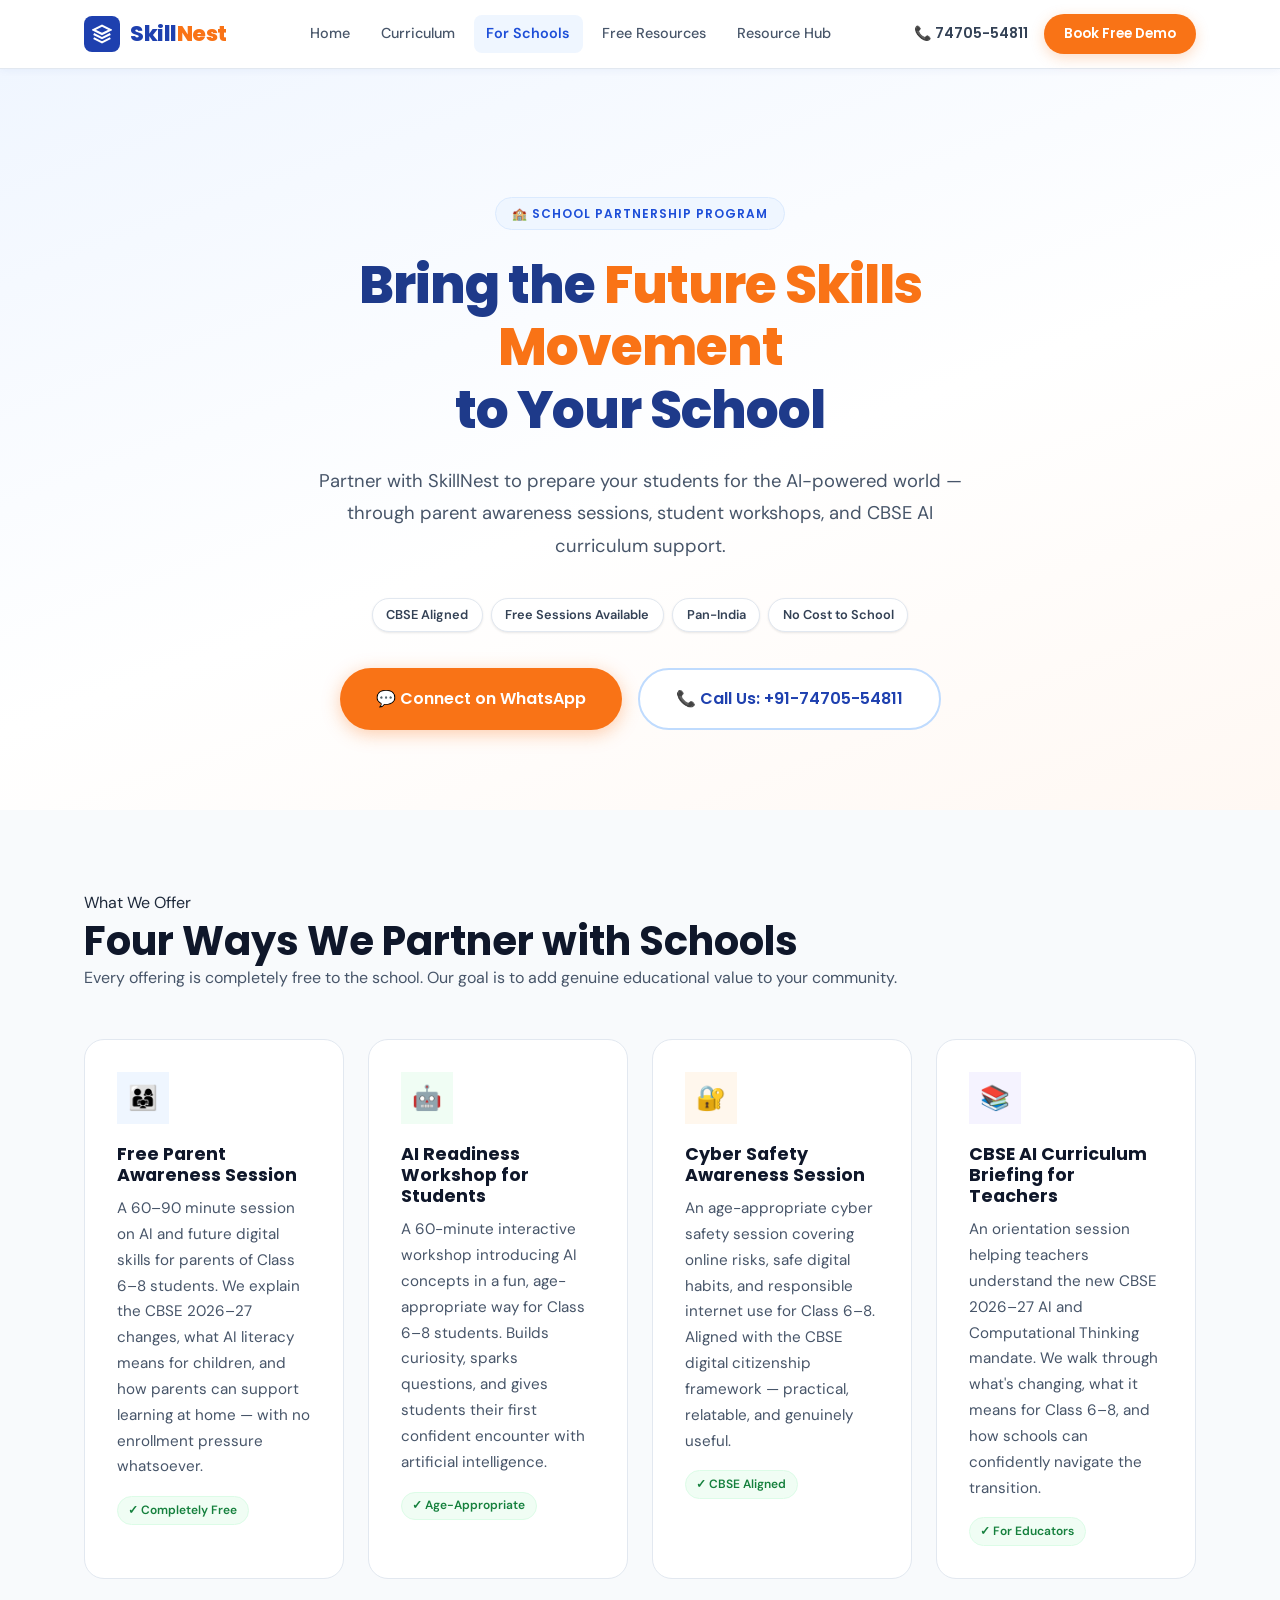
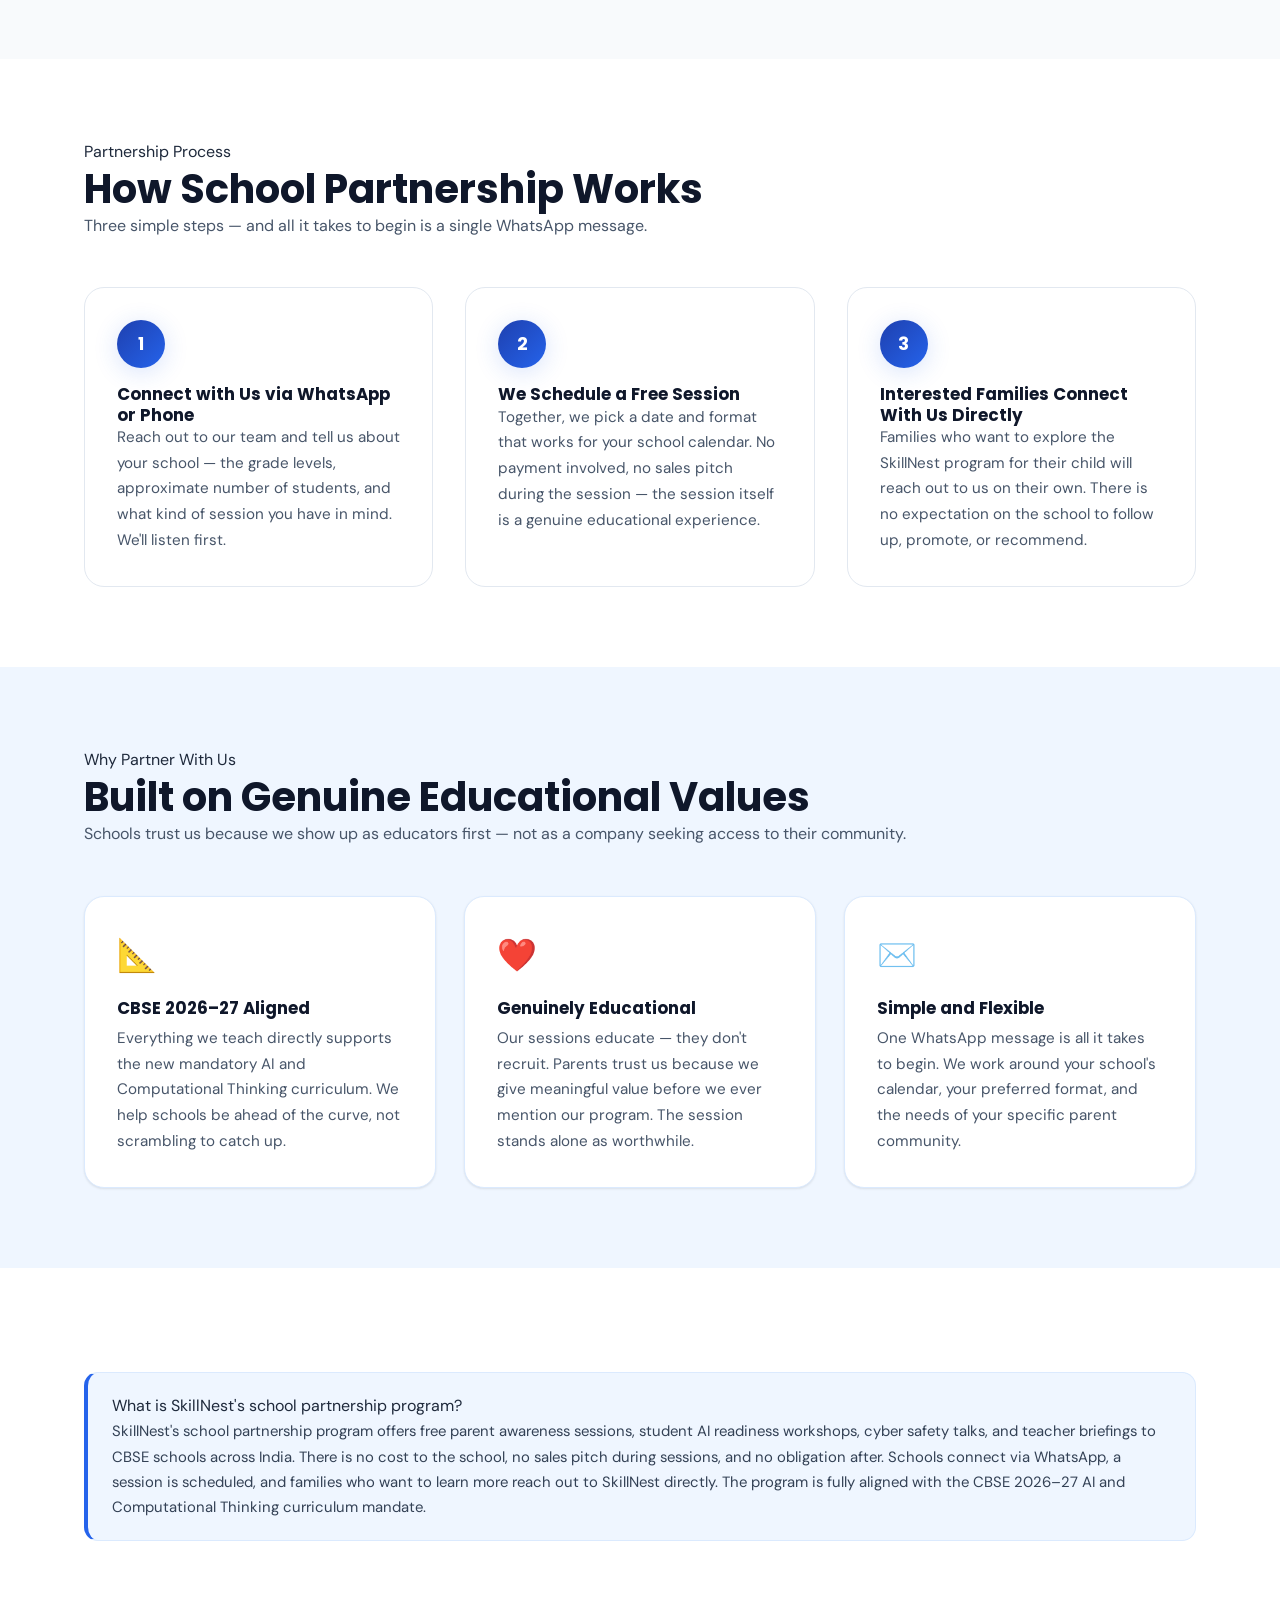
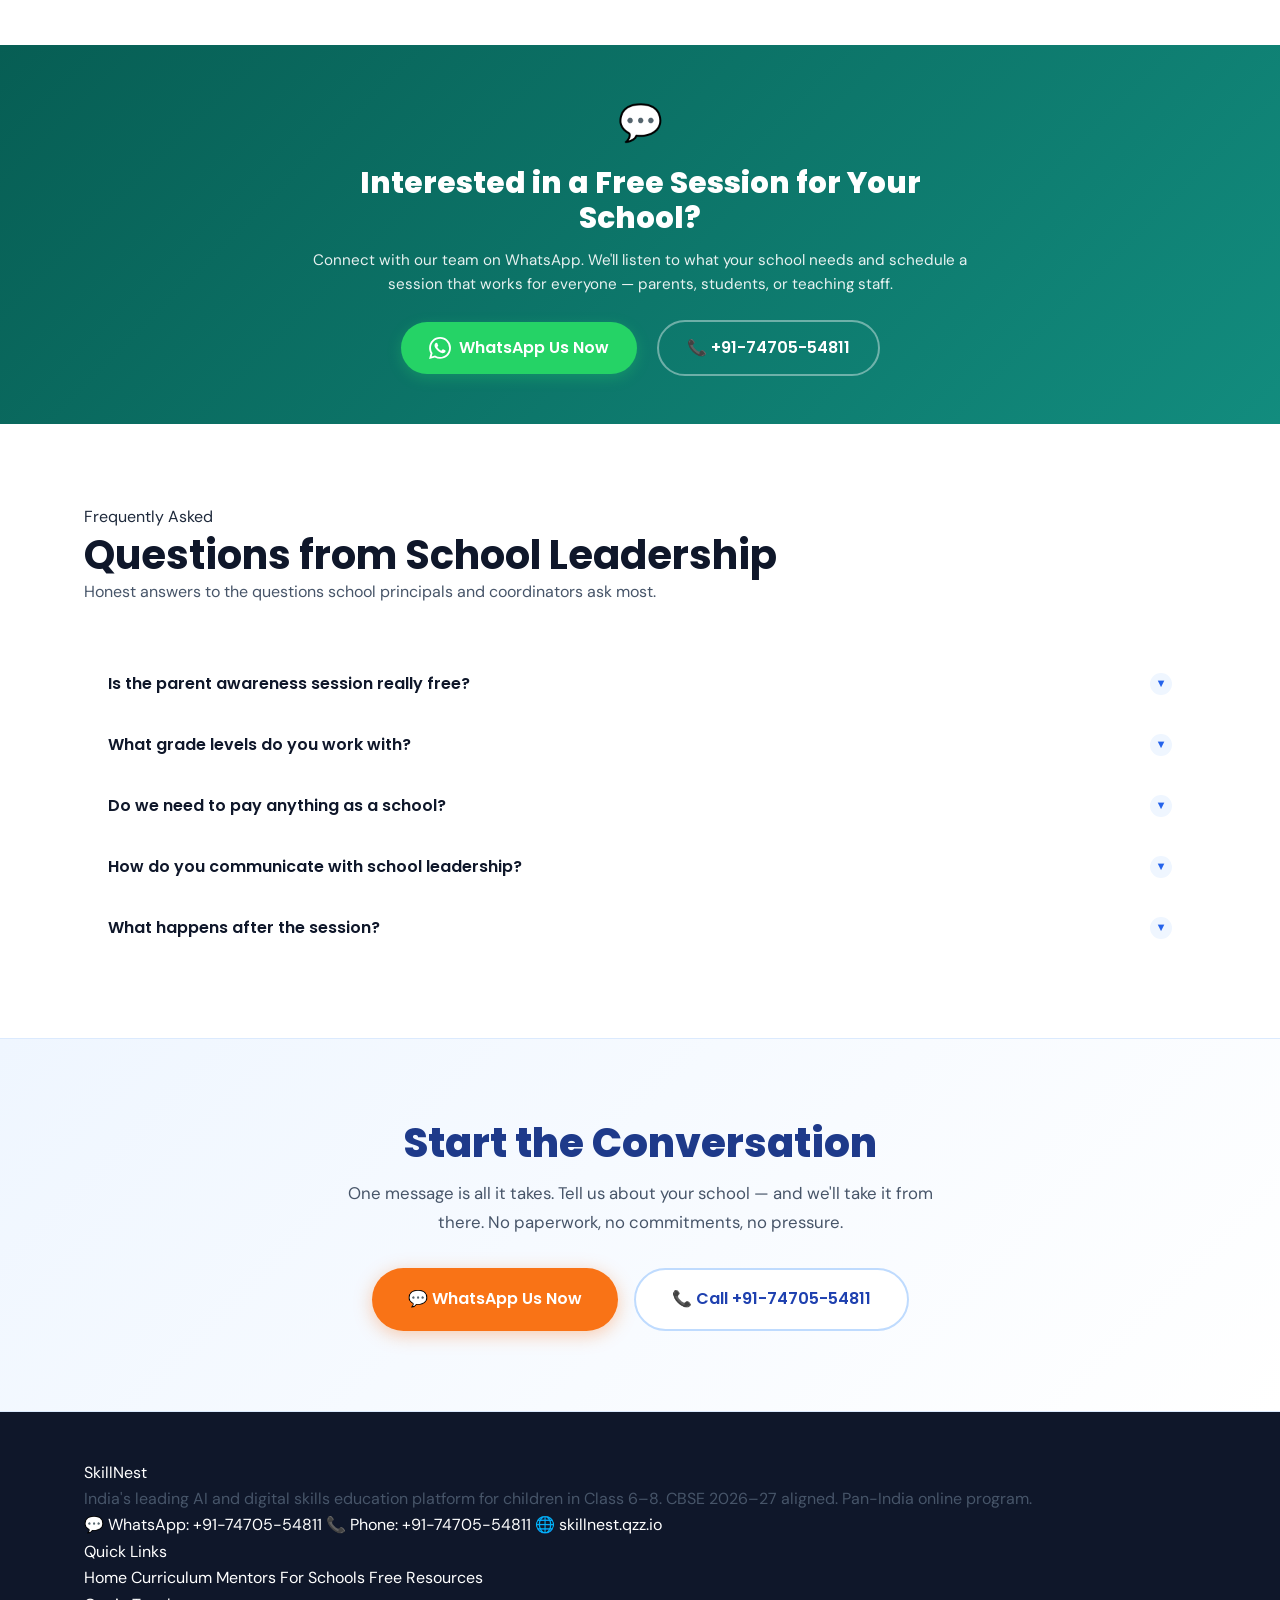
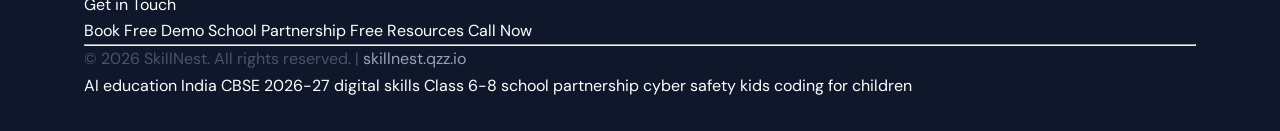
<file: for-schools/index.html>
<!DOCTYPE html>
<html lang="en">
<head>
  <!-- Google tag (gtag.js) -->
  <script async src="https://www.googletagmanager.com/gtag/js?id=G-G79W8GE4DS"></script>
  <script>
    window.dataLayer = window.dataLayer || [];
    function gtag(){dataLayer.push(arguments);}
    gtag('js', new Date());
  
    gtag('config', 'G-G79W8GE4DS');
  </script>
  <meta charset="UTF-8" />
  <meta name="viewport" content="width=device-width, initial-scale=1.0" />
  <title>SkillNest for Schools — AI & Digital Skills Partnership Program | SkillNest India</title>
  <meta name="description" content="Partner with SkillNest to bring AI literacy, coding education, digital skills and cyber safety workshops to your school. Free parent awareness sessions available for CBSE schools across India." />
  <link rel="canonical" href="https://skillnest.qzz.io/for-schools/" />

  <!-- Open Graph -->
  <meta property="og:type" content="website" />
  <meta property="og:title" content="SkillNest for Schools — AI & Digital Skills Partnership Program" />
  <meta property="og:description" content="Partner with SkillNest to bring AI literacy, digital skills and cyber safety workshops to your school. Free parent awareness sessions available for CBSE schools across India." />
  <meta property="og:url" content="https://skillnest.qzz.io/for-schools/" />
  <meta property="og:site_name" content="SkillNest" />
  <meta property="og:locale" content="en_IN" />

  <!-- Twitter Card -->
  <meta name="twitter:card" content="summary_large_image" />
  <meta name="twitter:title" content="SkillNest for Schools — AI & Digital Skills Partnership" />
  <meta name="twitter:description" content="Free parent awareness sessions, student workshops, and CBSE AI curriculum support for Indian schools." />

  <!-- Robots -->
  <meta name="robots" content="index, follow" />
  <meta name="author" content="SkillNest" />
  <meta name="geo.region" content="IN" />

  <!-- Google Fonts — non-blocking -->
  <link rel="preconnect" href="https://fonts.googleapis.com" />
  <link rel="preconnect" href="https://fonts.gstatic.com" crossorigin />
  <link href="https://fonts.googleapis.com/css2?family=Poppins:wght@400;500;600;700;800&family=DM+Sans:ital,wght@0,300;0,400;0,500;0,600;1,400&display=swap" rel="stylesheet" media="print" onload="this.media='all'" />
  <noscript><link href="https://fonts.googleapis.com/css2?family=Poppins:wght@400;500;600;700;800&family=DM+Sans:ital,wght@0,300;0,400;0,500;0,600;1,400&display=swap" rel="stylesheet" /></noscript>

  <!-- Schema.org -->
  <script type="application/ld+json">
  {
    "@context": "https://schema.org",
    "@graph": [
      {
        "@type": "EducationalOrganization",
        "@id": "https://skillnest.qzz.io/#organization",
        "name": "SkillNest",
        "url": "https://skillnest.qzz.io",
        "logo": "https://skillnest.qzz.io/assets/logo.png",
        "contactPoint": {
          "@type": "ContactPoint",
          "telephone": "+91-74705-54811",
          "contactType": "customer service",
          "areaServed": "IN",
          "availableLanguage": ["English", "Hindi"]
        },
        "description": "India's leading AI and digital skills education platform for children aged 11-14 (Class 6-8).",
        "address": {
          "@type": "PostalAddress",
          "addressCountry": "IN"
        }
      },
      {
        "@type": "Offer",
        "@id": "https://skillnest.qzz.io/for-schools/#free-session",
        "name": "Free Parent Awareness Session for Schools",
        "description": "A complimentary 60-90 minute parent awareness session on AI education and future digital skills for Class 6-8 students. No cost to the school.",
        "price": "0",
        "priceCurrency": "INR",
        "eligibleRegion": {
          "@type": "Country",
          "name": "India"
        },
        "seller": {
          "@id": "https://skillnest.qzz.io/#organization"
        }
      },
      {
        "@type": "BreadcrumbList",
        "itemListElement": [
          {
            "@type": "ListItem",
            "position": 1,
            "name": "Home",
            "item": "https://skillnest.qzz.io/"
          },
          {
            "@type": "ListItem",
            "position": 2,
            "name": "For Schools",
            "item": "https://skillnest.qzz.io/for-schools/"
          }
        ]
      },
      {
        "@type": "FAQPage",
        "mainEntity": [
          {
            "@type": "Question",
            "name": "Is the parent awareness session really free?",
            "acceptedAnswer": {
              "@type": "Answer",
              "text": "Yes, completely free. There is no session fee, no deposit, and no hidden charges. SkillNest conducts these sessions as a genuine educational service to the parent community. We do not run a sales pitch during the session — the content is entirely educational."
            }
          },
          {
            "@type": "Question",
            "name": "What grade levels does SkillNest work with?",
            "acceptedAnswer": {
              "@type": "Answer",
              "text": "SkillNest specialises in Class 6, 7, and 8 — students aged 11 to 14. Our curriculum, sessions, and teaching approach are specifically designed for this age group and aligned with the CBSE 2026-27 AI and Computational Thinking mandate."
            }
          },
          {
            "@type": "Question",
            "name": "Does the school need to pay anything?",
            "acceptedAnswer": {
              "@type": "Answer",
              "text": "No. There is zero cost to the school for any of the sessions we offer — parent awareness sessions, student workshops, or teacher briefings. SkillNest bears all costs. The only thing we ask for is a suitable space and a time slot."
            }
          },
          {
            "@type": "Question",
            "name": "How does SkillNest communicate with school leadership?",
            "acceptedAnswer": {
              "@type": "Answer",
              "text": "All coordination happens via WhatsApp or phone — whichever is more convenient for the school's administration. We keep communication simple, prompt, and respectful of school leadership's time."
            }
          },
          {
            "@type": "Question",
            "name": "What happens after the session?",
            "acceptedAnswer": {
              "@type": "Answer",
              "text": "Nothing is expected of the school after the session. Families who are interested in the SkillNest program will reach out to us directly. There is no pressure on the school to follow up, promote, or recommend. The partnership is complete the moment the session ends, unless the school would like to schedule a follow-up."
            }
          }
        ]
      }
    ]
  }
  </script>

  <link href="https://fonts.googleapis.com/css2?family=Poppins:wght@400;500;600;700;800&family=DM+Sans:ital,wght@0,300;0,400;0,500;0,600;1,400&display=swap" rel="stylesheet">
  <link rel="stylesheet" href="../css/main.css">
  <link rel="stylesheet" href="../css/components.css">
  <link rel="stylesheet" href="../css/pages.css">
  <link rel="stylesheet" href="../css/responsive.css">
  <link rel="stylesheet" href="../css/utilities.css">
  <link rel="icon" type="image/x-icon" href="../favicon.ico?v=2" />
  <link rel="icon" type="image/png" sizes="192x192" href="../favicon.png?v=2" />
</head>

<body>
  <!-- Skip Navigation -->
  <a href="#main-content" class="skip-nav">Skip to main content</a>

  <!-- ═══════════════════════════════════════
       NAVIGATION
  ═══════════════════════════════════════ -->
  <nav class="nav" role="navigation" aria-label="Main navigation">
    <div class="nav-inner">
      <a href="../index.html" class="nav-logo" aria-label="SkillNest Home">
        <div class="nav-logo-mark">
          <svg viewBox="0 0 24 24" aria-hidden="true"><path d="M12 2L2 7l10 5 10-5-10-5zM2 17l10 5 10-5M2 12l10 5 10-5"/></svg>
        </div>
        <span class="nav-brand">Skill<span>Nest</span></span>
      </a>
      
      <ul class="nav-links" id="navLinks" role="list">
        <li><a href="../index.html">Home</a></li>
        <li><a href="../index.html#curriculum">Curriculum</a></li>
        <li><a href="index.html" class="active">For Schools</a></li>
        <li><a href="../lead-magnets/index.html">Free Resources</a></li>
        <li><a href="../resources/index.html">Resource Hub</a></li>
      </ul>

      <div class="nav-actions">
        <a href="tel:+917470554811" class="nav-phone" aria-label="Call SkillNest at 74705-54811">📞 74705-54811</a>
        <a href="https://wa.me/917470554811?text=Hi%2C%20I%27d%20like%20to%20book%20a%20free%20demo%20class" target="_blank" rel="noopener" class="nav-cta" id="nav-demo-cta">Book Free Demo</a>
        <button class="nav-hamburger" id="hamburger" aria-label="Toggle menu" aria-expanded="false" aria-controls="navLinks">
          <span></span><span></span><span></span>
        </button>
      </div>
    </div>
  </nav>

  <main id="main-content">

    <!-- ═══════════════════════════════════════
         HERO
    ═══════════════════════════════════════ -->
    <section class="hero" aria-labelledby="hero-heading">
      <div class="container">
        <div class="hero__inner">
          <div class="hero__badge" aria-label="Educational Partnership Program">
            🏫 School Partnership Program
          </div>

          <h1 id="hero-heading">
            Bring the <span>Future Skills Movement</span><br />to Your School
          </h1>

          <p class="hero__subtitle">
            Partner with SkillNest to prepare your students for the AI-powered world — through parent awareness sessions, student workshops, and CBSE AI curriculum support.
          </p>

          <div class="trust-pills" role="list" aria-label="Partnership highlights">
            <span class="trust-pill" role="listitem">CBSE Aligned</span>
            <span class="trust-pill" role="listitem">Free Sessions Available</span>
            <span class="trust-pill" role="listitem">Pan-India</span>
            <span class="trust-pill" role="listitem">No Cost to School</span>
          </div>

          <div class="hero__ctas">
            <a href="https://wa.me/917470554811?text=Hi%2C%20I%20am%20reaching%20out%20on%20behalf%20of%20my%20school%20and%20would%20like%20to%20learn%20more%20about%20SkillNest's%20school%20partnership%20program" class="btn btn-primary btn-lg" target="_blank" rel="noopener" aria-label="Connect on WhatsApp about school partnership">
              💬 Connect on WhatsApp
            </a>
            <a href="tel:+917470554811" class="btn btn-secondary btn-lg" aria-label="Call SkillNest">
              📞 Call Us: +91-74705-54811
            </a>
          </div>
        </div>
      </div>
    </section>

    <!-- ═══════════════════════════════════════
         WHAT WE OFFER
    ═══════════════════════════════════════ -->
    <section class="offer-section" aria-labelledby="offer-heading">
      <div class="container">
        <div class="section-header centered">
          <div class="section-label">What We Offer</div>
          <h2 class="section-title" id="offer-heading">Four Ways We Partner with Schools</h2>
          <p class="section-desc">Every offering is completely free to the school. Our goal is to add genuine educational value to your community.</p>
        </div>

        <div class="offer-grid">

          <article class="offer-card reveal" aria-labelledby="offer-1">
            <div class="offer-icon blue" aria-hidden="true">👨‍👩‍👧</div>
            <h3 id="offer-1">Free Parent Awareness Session</h3>
            <p>A 60–90 minute session on AI and future digital skills for parents of Class 6–8 students. We explain the CBSE 2026–27 changes, what AI literacy means for children, and how parents can support learning at home — with no enrollment pressure whatsoever.</p>
            <span class="offer-badge">✓ Completely Free</span>
          </article>

          <article class="offer-card reveal reveal-delay-1" aria-labelledby="offer-2">
            <div class="offer-icon green" aria-hidden="true">🤖</div>
            <h3 id="offer-2">AI Readiness Workshop for Students</h3>
            <p>A 60-minute interactive workshop introducing AI concepts in a fun, age-appropriate way for Class 6–8 students. Builds curiosity, sparks questions, and gives students their first confident encounter with artificial intelligence.</p>
            <span class="offer-badge">✓ Age-Appropriate</span>
          </article>

          <article class="offer-card reveal reveal-delay-2" aria-labelledby="offer-3">
            <div class="offer-icon orange" aria-hidden="true">🔐</div>
            <h3 id="offer-3">Cyber Safety Awareness Session</h3>
            <p>An age-appropriate cyber safety session covering online risks, safe digital habits, and responsible internet use for Class 6–8. Aligned with the CBSE digital citizenship framework — practical, relatable, and genuinely useful.</p>
            <span class="offer-badge">✓ CBSE Aligned</span>
          </article>

          <article class="offer-card reveal reveal-delay-3" aria-labelledby="offer-4">
            <div class="offer-icon purple" aria-hidden="true">📚</div>
            <h3 id="offer-4">CBSE AI Curriculum Briefing for Teachers</h3>
            <p>An orientation session helping teachers understand the new CBSE 2026–27 AI and Computational Thinking mandate. We walk through what's changing, what it means for Class 6–8, and how schools can confidently navigate the transition.</p>
            <span class="offer-badge">✓ For Educators</span>
          </article>

        </div>
      </div>
    </section>

    <!-- ═══════════════════════════════════════
         HOW IT WORKS
    ═══════════════════════════════════════ -->
    <section class="how-section" aria-labelledby="how-heading">
      <div class="container">
        <div class="section-header centered">
          <div class="section-label">Partnership Process</div>
          <h2 class="section-title" id="how-heading">How School Partnership Works</h2>
          <p class="section-desc">Three simple steps — and all it takes to begin is a single WhatsApp message.</p>
        </div>

        <div class="steps-track">

          <div class="step-card reveal">
            <div class="step-number" aria-hidden="true">1</div>
            <div>
              <h3>Connect with Us via WhatsApp or Phone</h3>
              <p>Reach out to our team and tell us about your school — the grade levels, approximate number of students, and what kind of session you have in mind. We'll listen first.</p>
            </div>
          </div>

          <div class="step-card reveal reveal-delay-1">
            <div class="step-number" aria-hidden="true">2</div>
            <div>
              <h3>We Schedule a Free Session</h3>
              <p>Together, we pick a date and format that works for your school calendar. No payment involved, no sales pitch during the session — the session itself is a genuine educational experience.</p>
            </div>
          </div>

          <div class="step-card reveal reveal-delay-2">
            <div class="step-number" aria-hidden="true">3</div>
            <div>
              <h3>Interested Families Connect With Us Directly</h3>
              <p>Families who want to explore the SkillNest program for their child will reach out to us on their own. There is no expectation on the school to follow up, promote, or recommend.</p>
            </div>
          </div>

        </div>
      </div>
    </section>

    <!-- ═══════════════════════════════════════
         WHY SCHOOLS PARTNER
    ═══════════════════════════════════════ -->
    <section class="why-section" aria-labelledby="why-heading">
      <div class="container">
        <div class="section-header centered">
          <div class="section-label">Why Partner With Us</div>
          <h2 class="section-title" id="why-heading">Built on Genuine Educational Values</h2>
          <p class="section-desc">Schools trust us because we show up as educators first — not as a company seeking access to their community.</p>
        </div>

        <div class="trust-grid">

          <div class="trust-card reveal">
            <div class="trust-card__icon" aria-hidden="true">📐</div>
            <h3>CBSE 2026–27 Aligned</h3>
            <p>Everything we teach directly supports the new mandatory AI and Computational Thinking curriculum. We help schools be ahead of the curve, not scrambling to catch up.</p>
          </div>

          <div class="trust-card reveal reveal-delay-1">
            <div class="trust-card__icon" aria-hidden="true">❤️</div>
            <h3>Genuinely Educational</h3>
            <p>Our sessions educate — they don't recruit. Parents trust us because we give meaningful value before we ever mention our program. The session stands alone as worthwhile.</p>
          </div>

          <div class="trust-card reveal reveal-delay-2">
            <div class="trust-card__icon" aria-hidden="true">✉️</div>
            <h3>Simple and Flexible</h3>
            <p>One WhatsApp message is all it takes to begin. We work around your school's calendar, your preferred format, and the needs of your specific parent community.</p>
          </div>

        </div>
      </div>
    </section>

    <!-- ═══════════════════════════════════════
         GEO ANSWER BLOCK
    ═══════════════════════════════════════ -->
    <section class="geo-section" aria-labelledby="geo-heading">
      <div class="container">
        <div class="geo-block reveal">
          <div class="geo-block__q" id="geo-heading">What is SkillNest's school partnership program?</div>
          <p class="geo-block__a">
            SkillNest's school partnership program offers free parent awareness sessions, student AI readiness workshops, cyber safety talks, and teacher briefings to CBSE schools across India. There is no cost to the school, no sales pitch during sessions, and no obligation after. Schools connect via WhatsApp, a session is scheduled, and families who want to learn more reach out to SkillNest directly. The program is fully aligned with the CBSE 2026–27 AI and Computational Thinking curriculum mandate.
          </p>
        </div>
      </div>
    </section>

    <!-- ═══════════════════════════════════════
         WHATSAPP TRUST SECTION
    ═══════════════════════════════════════ -->
    <section class="wa-section" aria-labelledby="wa-heading">
      <div class="container">
        <div class="wa-inner">
          <div class="wa-icon" aria-hidden="true">💬</div>
          <h2 id="wa-heading">Interested in a Free Session for Your School?</h2>
          <p>Connect with our team on WhatsApp. We'll listen to what your school needs and schedule a session that works for everyone — parents, students, or teaching staff.</p>
          <div class="wa-buttons">
            <a href="https://wa.me/917470554811?text=Hi%2C%20I%20am%20interested%20in%20a%20free%20parent%20awareness%20session%20at%20our%20school.%20Could%20you%20please%20share%20more%20details%3F" class="btn-wa" target="_blank" rel="noopener" aria-label="Message us on WhatsApp about a school session">
              <svg width="22" height="22" viewBox="0 0 24 24" fill="currentColor" aria-hidden="true"><path d="M17.472 14.382c-.297-.149-1.758-.867-2.03-.967-.273-.099-.471-.148-.67.15-.197.297-.767.966-.94 1.164-.173.199-.347.223-.644.075-.297-.15-1.255-.463-2.39-1.475-.883-.788-1.48-1.761-1.653-2.059-.173-.297-.018-.458.13-.606.134-.133.298-.347.446-.52.149-.174.198-.298.298-.497.099-.198.05-.371-.025-.52-.075-.149-.669-1.612-.916-2.207-.242-.579-.487-.5-.669-.51-.173-.008-.371-.01-.57-.01-.198 0-.52.074-.792.372-.272.297-1.04 1.016-1.04 2.479 0 1.462 1.065 2.875 1.213 3.074.149.198 2.096 3.2 5.077 4.487.709.306 1.262.489 1.694.625.712.227 1.36.195 1.871.118.571-.085 1.758-.719 2.006-1.413.248-.694.248-1.289.173-1.413-.074-.124-.272-.198-.57-.347m-5.421 7.403h-.004a9.87 9.87 0 01-5.031-1.378l-.361-.214-3.741.982.998-3.648-.235-.374a9.86 9.86 0 01-1.51-5.26c.001-5.45 4.436-9.884 9.888-9.884 2.64 0 5.122 1.03 6.988 2.898a9.825 9.825 0 012.893 6.994c-.003 5.45-4.437 9.884-9.885 9.884m8.413-18.297A11.815 11.815 0 0012.05 0C5.495 0 .16 5.335.157 11.892c0 2.096.547 4.142 1.588 5.945L.057 24l6.305-1.654a11.882 11.882 0 005.683 1.448h.005c6.554 0 11.89-5.335 11.893-11.893a11.821 11.821 0 00-3.48-8.413z"/></svg>
              WhatsApp Us Now
            </a>
            <a href="tel:+917470554811" class="btn-phone" aria-label="Call SkillNest at +91-74705-54811">
              📞 +91-74705-54811
            </a>
          </div>
        </div>
      </div>
    </section>

    <!-- ═══════════════════════════════════════
         FAQ
    ═══════════════════════════════════════ -->
    <section class="faq-section" aria-labelledby="faq-heading">
      <div class="container">
        <div class="section-header centered">
          <div class="section-label">Frequently Asked</div>
          <h2 class="section-title" id="faq-heading">Questions from School Leadership</h2>
          <p class="section-desc">Honest answers to the questions school principals and coordinators ask most.</p>
        </div>

        <div class="faq-list" role="list">

          <div class="faq-item reveal" role="listitem">
            <button class="faq-question" aria-expanded="false" aria-controls="faq-ans-1" id="faq-q-1">
              Is the parent awareness session really free?
              <span class="faq-chevron" aria-hidden="true">▼</span>
            </button>
            <div class="faq-answer" id="faq-ans-1" role="region" aria-labelledby="faq-q-1">
              <div class="faq-answer__inner">
                Yes, completely free. There is no session fee, no deposit, and no hidden charges. SkillNest conducts these sessions as a genuine educational service to the parent community. We do not run a sales pitch during the session — the content is entirely educational.
              </div>
            </div>
          </div>

          <div class="faq-item reveal reveal-delay-1" role="listitem">
            <button class="faq-question" aria-expanded="false" aria-controls="faq-ans-2" id="faq-q-2">
              What grade levels do you work with?
              <span class="faq-chevron" aria-hidden="true">▼</span>
            </button>
            <div class="faq-answer" id="faq-ans-2" role="region" aria-labelledby="faq-q-2">
              <div class="faq-answer__inner">
                SkillNest specialises in Class 6, 7, and 8 — students aged 11 to 14. Our curriculum, sessions, and teaching approach are specifically designed for this age group and aligned with the CBSE 2026–27 AI and Computational Thinking mandate.
              </div>
            </div>
          </div>

          <div class="faq-item reveal reveal-delay-2" role="listitem">
            <button class="faq-question" aria-expanded="false" aria-controls="faq-ans-3" id="faq-q-3">
              Do we need to pay anything as a school?
              <span class="faq-chevron" aria-hidden="true">▼</span>
            </button>
            <div class="faq-answer" id="faq-ans-3" role="region" aria-labelledby="faq-q-3">
              <div class="faq-answer__inner">
                No. There is zero cost to the school for any of the sessions we offer — parent awareness sessions, student workshops, or teacher briefings. SkillNest bears all costs. The only thing we ask for is a suitable space and a time slot.
              </div>
            </div>
          </div>

          <div class="faq-item reveal reveal-delay-3" role="listitem">
            <button class="faq-question" aria-expanded="false" aria-controls="faq-ans-4" id="faq-q-4">
              How do you communicate with school leadership?
              <span class="faq-chevron" aria-hidden="true">▼</span>
            </button>
            <div class="faq-answer" id="faq-ans-4" role="region" aria-labelledby="faq-q-4">
              <div class="faq-answer__inner">
                All coordination happens via WhatsApp or phone — whichever is more convenient for the school's administration. We keep communication simple, prompt, and respectful of school leadership's time.
              </div>
            </div>
          </div>

          <div class="faq-item reveal reveal-delay-4" role="listitem">
            <button class="faq-question" aria-expanded="false" aria-controls="faq-ans-5" id="faq-q-5">
              What happens after the session?
              <span class="faq-chevron" aria-hidden="true">▼</span>
            </button>
            <div class="faq-answer" id="faq-ans-5" role="region" aria-labelledby="faq-q-5">
              <div class="faq-answer__inner">
                Nothing is expected of the school after the session. Families who are interested in the SkillNest program will reach out to us directly. There is no pressure on the school to follow up, promote, or recommend. The partnership is complete the moment the session ends — unless the school would like to schedule a follow-up.
              </div>
            </div>
          </div>

        </div>
      </div>
    </section>

    <!-- ═══════════════════════════════════════
         FINAL CTA
    ═══════════════════════════════════════ -->
    <section class="final-cta" aria-labelledby="final-cta-heading">
      <div class="container">
        <h2 id="final-cta-heading">Start the Conversation</h2>
        <p>One message is all it takes. Tell us about your school — and we'll take it from there. No paperwork, no commitments, no pressure.</p>
        <div class="final-cta__buttons">
          <a href="https://wa.me/917470554811?text=Hi%2C%20I%20would%20like%20to%20explore%20a%20school%20partnership%20with%20SkillNest.%20Here's%20a%20bit%20about%20our%20school%3A" class="btn btn-primary btn-lg" target="_blank" rel="noopener" aria-label="Start conversation on WhatsApp">
            💬 WhatsApp Us Now
          </a>
          <a href="tel:+917470554811" class="btn btn-secondary btn-lg" aria-label="Call SkillNest">
            📞 Call +91-74705-54811
          </a>
        </div>
      </div>
    </section>

  </main>

  <!-- ═══════════════════════════════════════
       FOOTER
  ═══════════════════════════════════════ -->
  <footer role="contentinfo">
    <div class="container">
      <div class="footer__grid">

        <!-- Brand -->
        <div>
          <div class="footer__brand-name">SkillNest</div>
          <p class="footer__brand-desc">India's leading AI and digital skills education platform for children in Class 6–8. CBSE 2026–27 aligned. Pan-India online program.</p>
          <div class="footer__contact">
            <a href="https://wa.me/917470554811" target="_blank" rel="noopener" aria-label="WhatsApp SkillNest">
              💬 WhatsApp: +91-74705-54811
            </a>
            <a href="tel:+917470554811" aria-label="Call SkillNest">
              📞 Phone: +91-74705-54811
            </a>
            <a href="https://skillnest.qzz.io" target="_blank" rel="noopener">
              🌐 skillnest.qzz.io
            </a>
          </div>
        </div>

        <!-- Links -->
        <div>
          <div class="footer__col-title">Quick Links</div>
          <nav class="footer__links" aria-label="Footer navigation">
            <a href="../index.html">Home</a>
            <a href="../index.html#curriculum">Curriculum</a>
            <a href="../index.html#instructors">Mentors</a>
            <a href="index.html" aria-current="page">For Schools</a>
            <a href="../lead-magnets/index.html">Free Resources</a>
          </nav>
        </div>

        <!-- Contact -->
        <div>
          <div class="footer__col-title">Get in Touch</div>
          <nav class="footer__links" aria-label="Contact links">
            <a href="https://wa.me/917470554811?text=Hi%2C%20I%20would%20like%20to%20book%20a%20free%20demo" target="_blank" rel="noopener">Book Free Demo</a>
            <a href="https://wa.me/917470554811?text=Hi%2C%20I%20want%20to%20know%20more%20about%20school%20partnership" target="_blank" rel="noopener">School Partnership</a>
            <a href="../lead-magnets/index.html">Free Resources</a>
            <a href="tel:+917470554811">Call Now</a>
          </nav>
        </div>

      </div>

      <hr class="footer__divider" />

      <div class="footer__bottom">
        <p class="footer__copy">&copy; 2026 SkillNest. All rights reserved. | <a href="https://skillnest.qzz.io" class="text-slate-400">skillnest.qzz.io</a></p>
        <div class="footer__pills" aria-label="SEO keyword tags">
          <span class="footer__pill">AI education India</span>
          <span class="footer__pill">CBSE 2026-27</span>
          <span class="footer__pill">digital skills Class 6-8</span>
          <span class="footer__pill">school partnership</span>
          <span class="footer__pill">cyber safety kids</span>
          <span class="footer__pill">coding for children</span>
        </div>
      </div>
    </div>
  </footer>

  <!-- ═══════════════════════════════════════
       JAVASCRIPT
  ═══════════════════════════════════════ -->
  <script src="../js/main.js" defer></script>
<script src="../js/navigation.js" defer></script>
<script src="../js/faq.js" defer></script>
<script src="../js/interactions.js" defer></script>
</body>
</html>
</file>
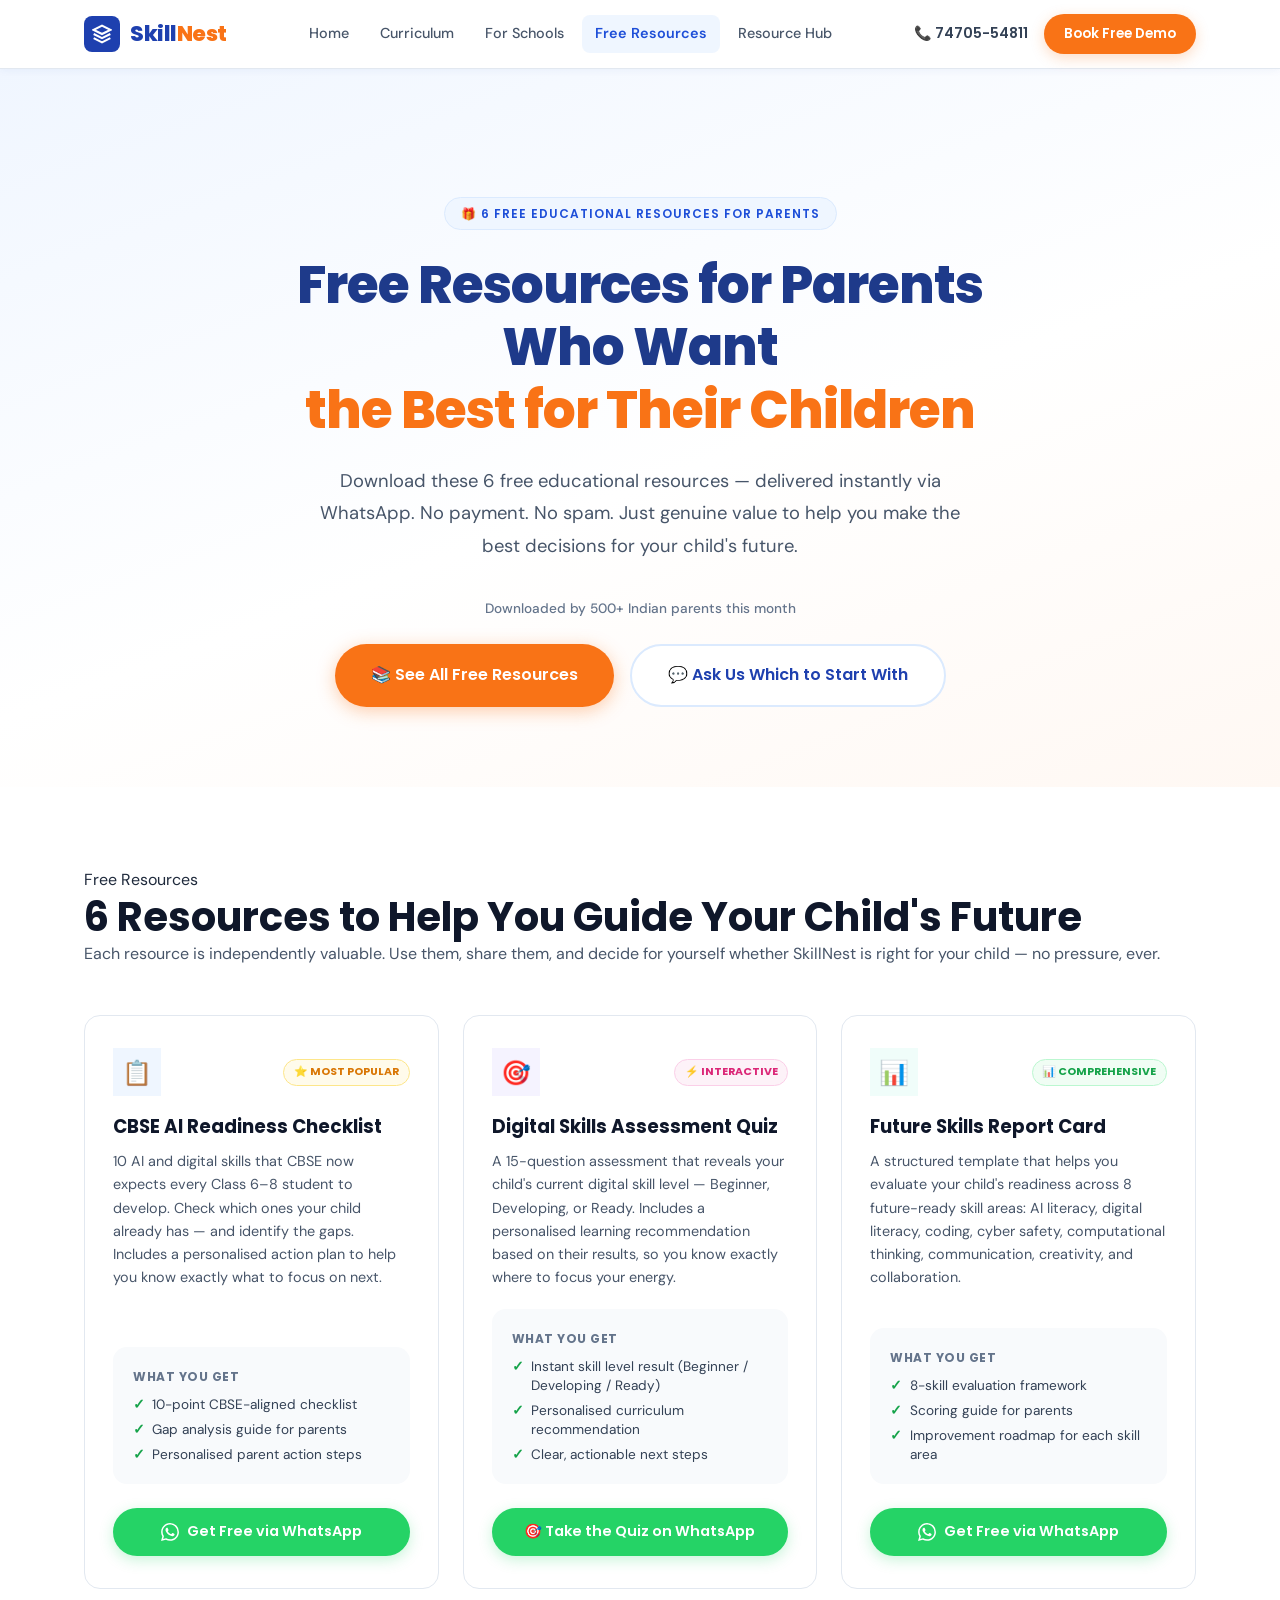
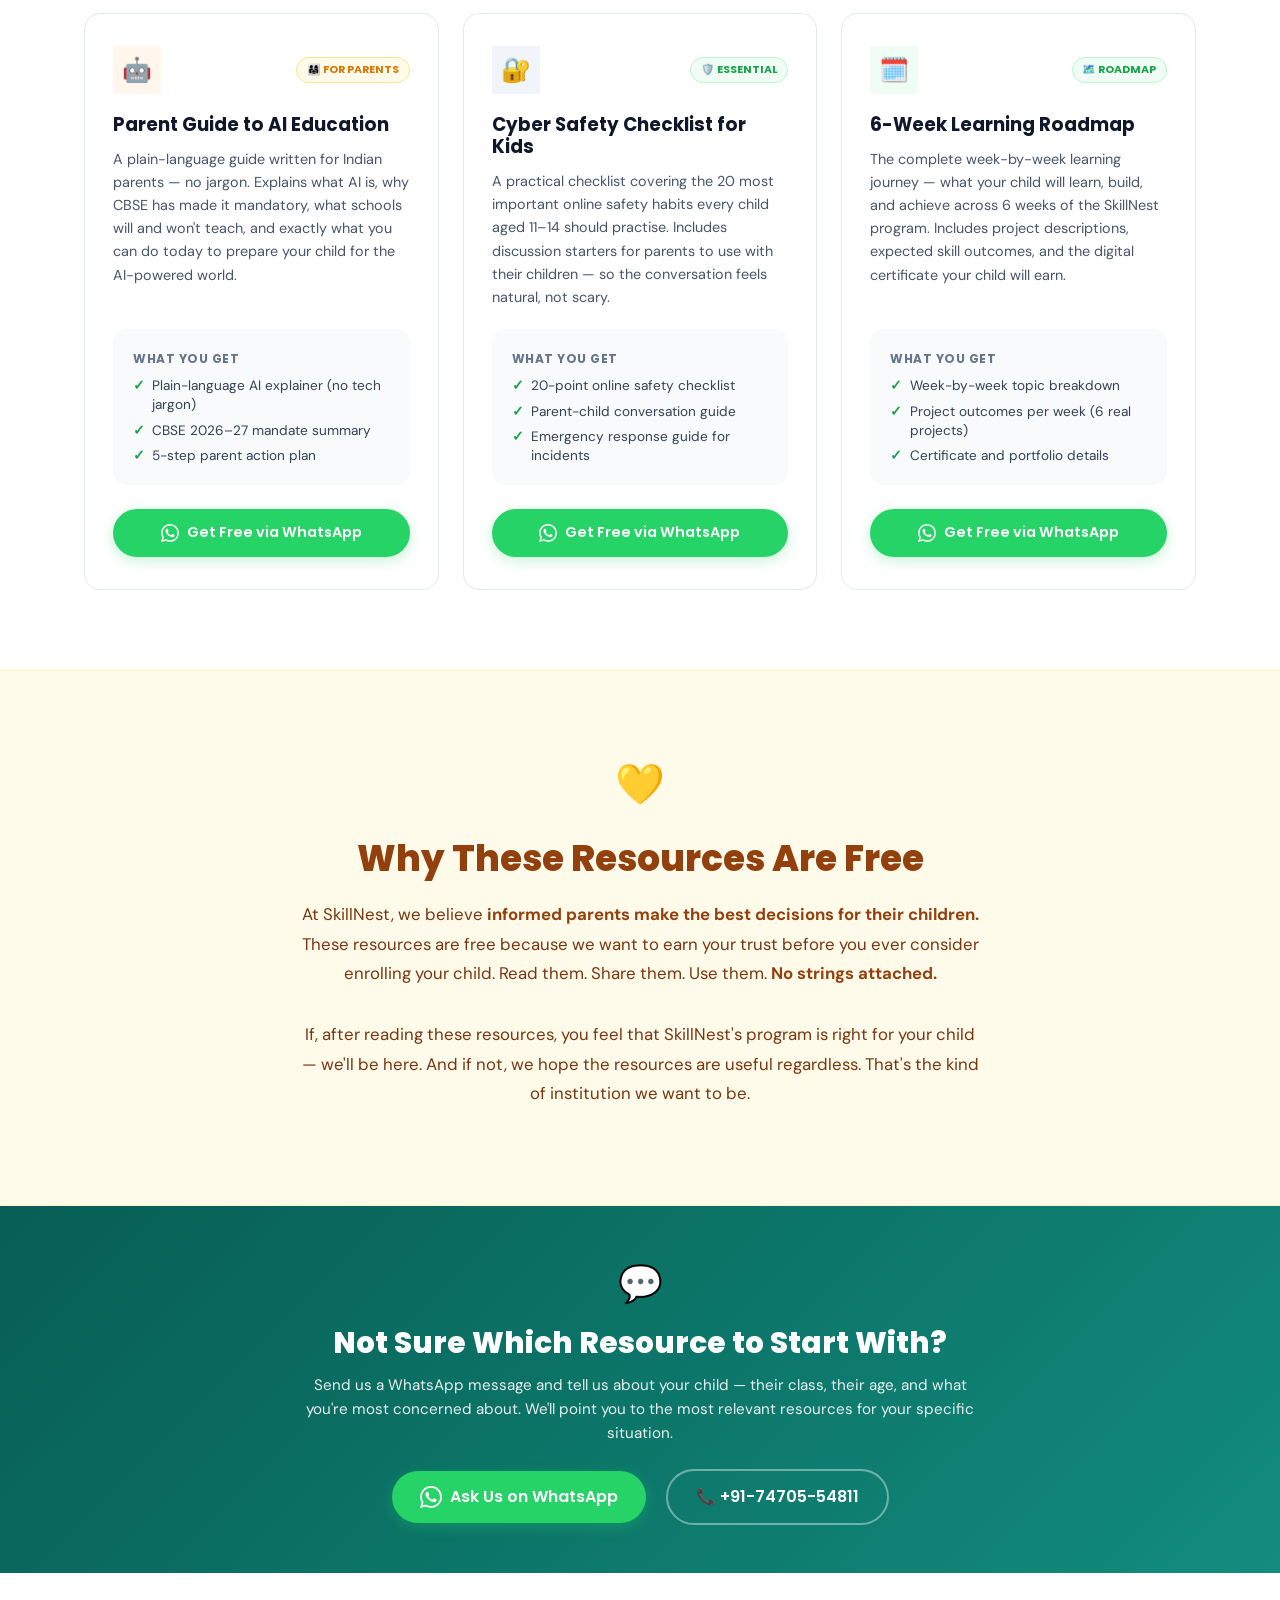
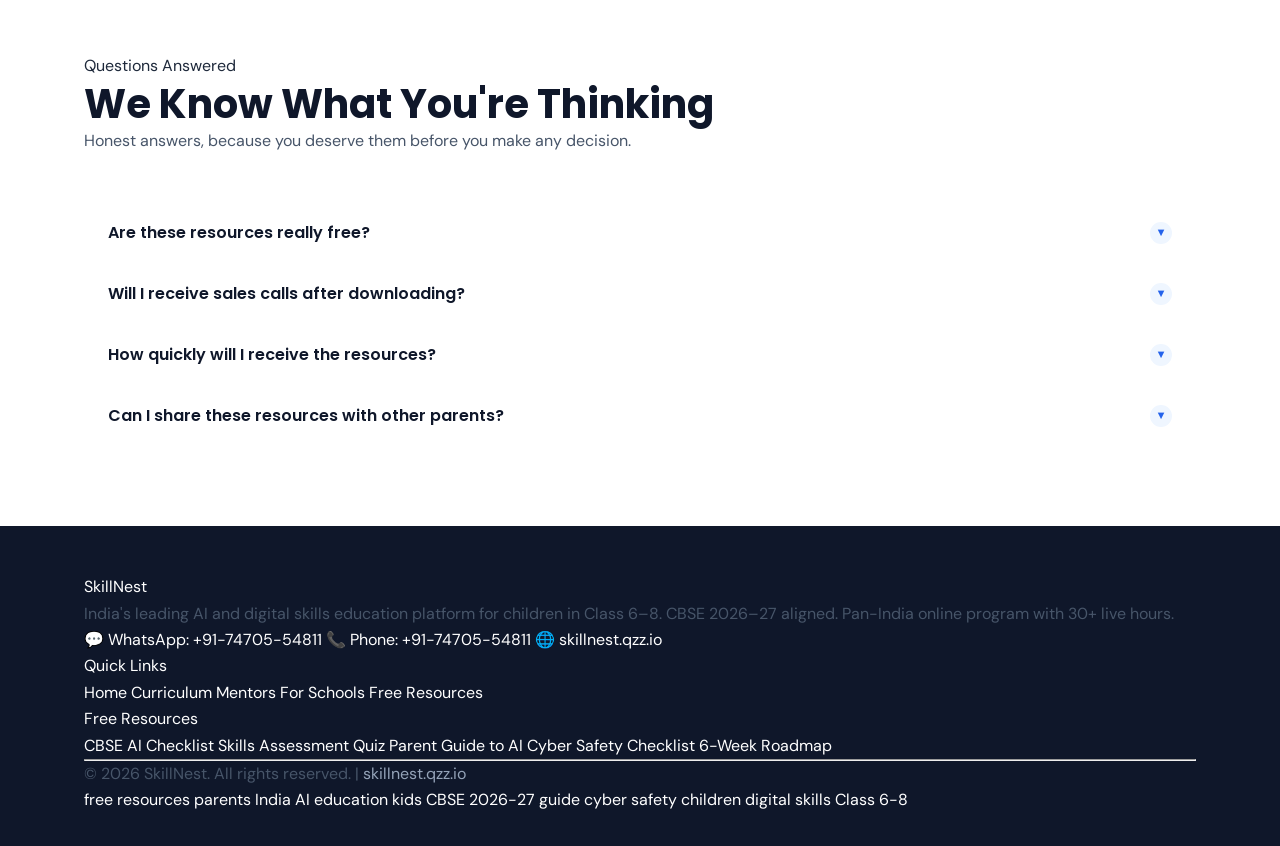
<file: lead-magnets/index.html>
<!DOCTYPE html>
<html lang="en">
<head>
    <!-- Google tag (gtag.js) -->
  <script async src="https://www.googletagmanager.com/gtag/js?id=G-G79W8GE4DS"></script>
  <script>
    window.dataLayer = window.dataLayer || [];
    function gtag(){dataLayer.push(arguments);}
    gtag('js', new Date());
  
    gtag('config', 'G-G79W8GE4DS');
  </script>
  <meta charset="UTF-8" />
  <meta name="viewport" content="width=device-width, initial-scale=1.0" />
  <title>Free Resources for Parents — AI, Coding & Digital Skills for Kids | SkillNest</title>
  <meta name="description" content="6 free resources for Indian parents to understand AI education, digital skills, cyber safety and future readiness for their children in Class 6-8. Delivered free via WhatsApp." />
  <link rel="canonical" href="https://skillnest.qzz.io/lead-magnets/" />

  <!-- Open Graph -->
  <meta property="og:type" content="website" />
  <meta property="og:title" content="Free Resources for Parents — AI, Coding & Digital Skills for Kids | SkillNest" />
  <meta property="og:description" content="6 free resources for Indian parents: AI education guides, digital skills checklists, cyber safety guides for Class 6-8. Delivered via WhatsApp instantly." />
  <meta property="og:url" content="https://skillnest.qzz.io/lead-magnets/" />
  <meta property="og:site_name" content="SkillNest" />
  <meta property="og:locale" content="en_IN" />

  <!-- Twitter Card -->
  <meta name="twitter:card" content="summary_large_image" />
  <meta name="twitter:title" content="Free Resources for Parents — AI & Digital Skills for Kids" />
  <meta name="twitter:description" content="6 free educational resources for Indian parents. Delivered free via WhatsApp. No payment, no spam." />

  <!-- Robots -->
  <meta name="robots" content="index, follow" />
  <meta name="author" content="SkillNest" />
  <meta name="geo.region" content="IN" />

  <!-- Google Fonts — non-blocking -->
  <link rel="preconnect" href="https://fonts.googleapis.com" />
  <link rel="preconnect" href="https://fonts.gstatic.com" crossorigin />
  <link href="https://fonts.googleapis.com/css2?family=Poppins:wght@400;500;600;700;800&family=DM+Sans:ital,wght@0,300;0,400;0,500;0,600;1,400&display=swap" rel="stylesheet" media="print" onload="this.media='all'" />
  <noscript><link href="https://fonts.googleapis.com/css2?family=Poppins:wght@400;500;600;700;800&family=DM+Sans:ital,wght@0,300;0,400;0,500;0,600;1,400&display=swap" rel="stylesheet" /></noscript>

  <!-- Schema.org -->
  <script type="application/ld+json">
  {
    "@context": "https://schema.org",
    "@graph": [
      {
        "@type": "WebPage",
        "@id": "https://skillnest.qzz.io/lead-magnets/",
        "name": "Free Resources for Parents — AI, Coding & Digital Skills for Kids",
        "description": "6 free resources for Indian parents to understand AI education, digital skills, cyber safety and future readiness for their children in Class 6-8. Delivered free via WhatsApp.",
        "url": "https://skillnest.qzz.io/lead-magnets/",
        "inLanguage": "en-IN",
        "publisher": {
          "@type": "EducationalOrganization",
          "@id": "https://skillnest.qzz.io/#organization",
          "name": "SkillNest",
          "url": "https://skillnest.qzz.io"
        }
      },
      {
        "@type": "ItemList",
        "name": "SkillNest Free Parent Resources",
        "description": "6 free educational resources for Indian parents of Class 6-8 students",
        "numberOfItems": 6,
        "itemListElement": [
          {
            "@type": "ListItem",
            "position": 1,
            "name": "CBSE AI Readiness Checklist",
            "description": "10 AI and digital skills that CBSE now expects every Class 6-8 student to develop. Identify gaps and get a personalised action plan.",
            "url": "https://wa.me/917470554811?text=Hi%2C%20I%20would%20like%20to%20receive%20the%20CBSE%20AI%20Readiness%20Checklist%20for%20my%20child"
          },
          {
            "@type": "ListItem",
            "position": 2,
            "name": "Digital Skills Assessment Quiz",
            "description": "A 15-question assessment revealing your child's current digital skill level — Beginner, Developing, or Ready.",
            "url": "https://wa.me/917470554811?text=Hi%2C%20I%20would%20like%20to%20take%20the%20Digital%20Skills%20Assessment%20Quiz%20for%20my%20child"
          },
          {
            "@type": "ListItem",
            "position": 3,
            "name": "Future Skills Report Card",
            "description": "Evaluate your child's readiness across 8 future-ready skill areas with this structured assessment template.",
            "url": "https://wa.me/917470554811?text=Hi%2C%20I%20would%20like%20to%20receive%20the%20Future%20Skills%20Report%20Card"
          },
          {
            "@type": "ListItem",
            "position": 4,
            "name": "Parent Guide to AI Education",
            "description": "A plain-language guide explaining AI, CBSE changes, and how to prepare your child — written for Indian parents with no jargon.",
            "url": "https://wa.me/917470554811?text=Hi%2C%20I%20would%20like%20to%20receive%20the%20Parent%20Guide%20to%20AI%20Education"
          },
          {
            "@type": "ListItem",
            "position": 5,
            "name": "Cyber Safety Checklist for Kids",
            "description": "20 online safety habits every child aged 11-14 should practise, plus parent conversation guides.",
            "url": "https://wa.me/917470554811?text=Hi%2C%20I%20would%20like%20to%20receive%20the%20Cyber%20Safety%20Checklist%20for%20my%20child"
          },
          {
            "@type": "ListItem",
            "position": 6,
            "name": "6-Week Learning Roadmap",
            "description": "The complete week-by-week SkillNest learning journey — what your child will learn, build, and achieve.",
            "url": "https://wa.me/917470554811?text=Hi%2C%20I%20would%20like%20to%20receive%20the%206-Week%20Learning%20Roadmap"
          }
        ]
      },
      {
        "@type": "BreadcrumbList",
        "itemListElement": [
          {
            "@type": "ListItem",
            "position": 1,
            "name": "Home",
            "item": "https://skillnest.qzz.io/"
          },
          {
            "@type": "ListItem",
            "position": 2,
            "name": "Free Resources",
            "item": "https://skillnest.qzz.io/lead-magnets/"
          }
        ]
      },
      {
        "@type": "FAQPage",
        "mainEntity": [
          {
            "@type": "Question",
            "name": "Are these resources really free?",
            "acceptedAnswer": {
              "@type": "Answer",
              "text": "Yes, every resource is completely free. There is no payment, no subscription, and no credit card required. We ask for nothing in exchange. Simply send us a WhatsApp message and the resource will be delivered to you instantly."
            }
          },
          {
            "@type": "Question",
            "name": "Will I receive sales calls after downloading?",
            "acceptedAnswer": {
              "@type": "Answer",
              "text": "No. We do not make unsolicited calls or send spam messages. If you download a resource, you may occasionally receive a message from us about relevant educational content — but only on WhatsApp, and you can stop it at any time with a single reply."
            }
          },
          {
            "@type": "Question",
            "name": "How quickly will I receive the resources?",
            "acceptedAnswer": {
              "@type": "Answer",
              "text": "Resources are delivered within minutes of your WhatsApp message during working hours (9 AM – 8 PM IST). Our team reviews every request personally and sends the resource directly to your WhatsApp."
            }
          },
          {
            "@type": "Question",
            "name": "Can I share these resources with other parents?",
            "acceptedAnswer": {
              "@type": "Answer",
              "text": "Absolutely. Please share them with any parent or educator who would find them useful. These resources were created to reach as many families as possible. There is no restriction on sharing."
            }
          }
        ]
      }
    ]
  }
  </script>

  <link href="https://fonts.googleapis.com/css2?family=Poppins:wght@400;500;600;700;800&family=DM+Sans:ital,wght@0,300;0,400;0,500;0,600;1,400&display=swap" rel="stylesheet">
  <link rel="stylesheet" href="../css/main.css">
  <link rel="stylesheet" href="../css/components.css">
  <link rel="stylesheet" href="../css/pages.css">
  <link rel="stylesheet" href="../css/responsive.css">
  <link rel="stylesheet" href="../css/utilities.css">
  <link rel="icon" type="image/x-icon" href="../favicon.ico?v=2" />
  <link rel="icon" type="image/png" sizes="192x192" href="../favicon.png?v=2" />
</head>

<body>
  <!-- Skip Navigation -->
  <a href="#main-content" class="skip-nav">Skip to main content</a>

  <!-- ═══════════════════════════════════════
       NAVIGATION
  ═══════════════════════════════════════ -->
  <nav class="nav" role="navigation" aria-label="Main navigation">
    <div class="nav-inner">
      <a href="../index.html" class="nav-logo" aria-label="SkillNest Home">
        <div class="nav-logo-mark">
          <svg viewBox="0 0 24 24" aria-hidden="true"><path d="M12 2L2 7l10 5 10-5-10-5zM2 17l10 5 10-5M2 12l10 5 10-5"/></svg>
        </div>
        <span class="nav-brand">Skill<span>Nest</span></span>
      </a>
      
      <ul class="nav-links" id="navLinks" role="list">
        <li><a href="../index.html">Home</a></li>
        <li><a href="../index.html#curriculum">Curriculum</a></li>
        <li><a href="../for-schools/index.html">For Schools</a></li>
        <li><a href="index.html" class="active">Free Resources</a></li>
        <li><a href="../resources/index.html">Resource Hub</a></li>
      </ul>

      <div class="nav-actions">
        <a href="tel:+917470554811" class="nav-phone" aria-label="Call SkillNest at 74705-54811">📞 74705-54811</a>
        <a href="https://wa.me/917470554811?text=Hi%2C%20I%27d%20like%20to%20book%20a%20free%20demo%20class" target="_blank" rel="noopener" class="nav-cta" id="nav-demo-cta">Book Free Demo</a>
        <button class="nav-hamburger" id="hamburger" aria-label="Toggle menu" aria-expanded="false" aria-controls="navLinks">
          <span></span><span></span><span></span>
        </button>
      </div>
    </div>
  </nav>

  <main id="main-content">

    <!-- ═══════════════════════════════════════
         HERO
    ═══════════════════════════════════════ -->
    <section class="hero" aria-labelledby="hero-heading">
      <div class="container">
        <div class="hero__inner">
          <div class="hero__badge">🎁 6 Free Educational Resources for Parents</div>

          <h1 id="hero-heading">
            Free Resources for Parents Who Want<br /><span>the Best for Their Children</span>
          </h1>

          <p class="hero__subtitle">
            Download these 6 free educational resources — delivered instantly via WhatsApp. No payment. No spam. Just genuine value to help you make the best decisions for your child's future.
          </p>

          <div class="hero__trust-line" aria-label="Social proof">
            Downloaded by 500+ Indian parents this month
          </div>

          <div class="hero__ctas">
            <a href="#resources" class="btn btn-primary btn-lg" aria-label="View free resources">
              📚 See All Free Resources
            </a>
            <a href="https://wa.me/917470554811?text=Hi%2C%20I%20would%20like%20to%20know%20which%20free%20resource%20is%20best%20for%20my%20child" class="btn btn-secondary-light btn-lg" target="_blank" rel="noopener">
              💬 Ask Us Which to Start With
            </a>
          </div>
        </div>
      </div>
    </section>

    <!-- ═══════════════════════════════════════
         6 LEAD MAGNET CARDS
    ═══════════════════════════════════════ -->
    <section class="magnets-section" id="resources" aria-labelledby="resources-heading">
      <div class="container">
        <div class="section-header centered">
          <div class="section-label">Free Resources</div>
          <h2 class="section-title" id="resources-heading">6 Resources to Help You Guide Your Child's Future</h2>
          <p class="section-desc">Each resource is independently valuable. Use them, share them, and decide for yourself whether SkillNest is right for your child — no pressure, ever.</p>
        </div>

        <div class="magnets-grid" role="list">

          <!-- Card 1: CBSE AI Readiness Checklist -->
          <article class="magnet-card theme-blue reveal" role="listitem" aria-labelledby="resource-1">
            <div class="magnet-card__header">
              <div class="magnet-icon" aria-hidden="true">📋</div>
              <span class="magnet-badge badge-popular">⭐ Most Popular</span>
            </div>
            <h3 id="resource-1">CBSE AI Readiness Checklist</h3>
            <p>10 AI and digital skills that CBSE now expects every Class 6–8 student to develop. Check which ones your child already has — and identify the gaps. Includes a personalised action plan to help you know exactly what to focus on next.</p>
            <div class="magnet-gets">
              <div class="magnet-gets__label">What you get</div>
              <ul class="magnet-gets__list">
                <li>10-point CBSE-aligned checklist</li>
                <li>Gap analysis guide for parents</li>
                <li>Personalised parent action steps</li>
              </ul>
            </div>
            <a href="https://wa.me/917470554811?text=Hi%2C%20I%20would%20like%20to%20receive%20the%20CBSE%20AI%20Readiness%20Checklist%20for%20my%20child" class="magnet-cta wa" target="_blank" rel="noopener" aria-label="Get CBSE AI Readiness Checklist on WhatsApp">
              <svg width="18" height="18" viewBox="0 0 24 24" fill="currentColor" aria-hidden="true"><path d="M17.472 14.382c-.297-.149-1.758-.867-2.03-.967-.273-.099-.471-.148-.67.15-.197.297-.767.966-.94 1.164-.173.199-.347.223-.644.075-.297-.15-1.255-.463-2.39-1.475-.883-.788-1.48-1.761-1.653-2.059-.173-.297-.018-.458.13-.606.134-.133.298-.347.446-.52.149-.174.198-.298.298-.497.099-.198.05-.371-.025-.52-.075-.149-.669-1.612-.916-2.207-.242-.579-.487-.5-.669-.51-.173-.008-.371-.01-.57-.01-.198 0-.52.074-.792.372-.272.297-1.04 1.016-1.04 2.479 0 1.462 1.065 2.875 1.213 3.074.149.198 2.096 3.2 5.077 4.487.709.306 1.262.489 1.694.625.712.227 1.36.195 1.871.118.571-.085 1.758-.719 2.006-1.413.248-.694.248-1.289.173-1.413-.074-.124-.272-.198-.57-.347m-5.421 7.403h-.004a9.87 9.87 0 01-5.031-1.378l-.361-.214-3.741.982.998-3.648-.235-.374a9.86 9.86 0 01-1.51-5.26c.001-5.45 4.436-9.884 9.888-9.884 2.64 0 5.122 1.03 6.988 2.898a9.825 9.825 0 012.893 6.994c-.003 5.45-4.437 9.884-9.885 9.884m8.413-18.297A11.815 11.815 0 0012.05 0C5.495 0 .16 5.335.157 11.892c0 2.096.547 4.142 1.588 5.945L.057 24l6.305-1.654a11.882 11.882 0 005.683 1.448h.005c6.554 0 11.89-5.335 11.893-11.893a11.821 11.821 0 00-3.48-8.413z"/></svg>
              Get Free via WhatsApp
            </a>
          </article>

          <!-- Card 2: Digital Skills Assessment Quiz -->
          <article class="magnet-card theme-purple reveal reveal-delay-1" role="listitem" aria-labelledby="resource-2">
            <div class="magnet-card__header">
              <div class="magnet-icon" aria-hidden="true">🎯</div>
              <span class="magnet-badge badge-interactive">⚡ Interactive</span>
            </div>
            <h3 id="resource-2">Digital Skills Assessment Quiz</h3>
            <p>A 15-question assessment that reveals your child's current digital skill level — Beginner, Developing, or Ready. Includes a personalised learning recommendation based on their results, so you know exactly where to focus your energy.</p>
            <div class="magnet-gets">
              <div class="magnet-gets__label">What you get</div>
              <ul class="magnet-gets__list">
                <li>Instant skill level result (Beginner / Developing / Ready)</li>
                <li>Personalised curriculum recommendation</li>
                <li>Clear, actionable next steps</li>
              </ul>
            </div>
            <a href="https://wa.me/917470554811?text=Hi%2C%20I%20would%20like%20to%20take%20the%20Digital%20Skills%20Assessment%20Quiz%20for%20my%20child" class="magnet-cta wa-quiz" target="_blank" rel="noopener" aria-label="Take Digital Skills Assessment Quiz on WhatsApp">
              🎯 Take the Quiz on WhatsApp
            </a>
          </article>

          <!-- Card 3: Future Skills Report Card -->
          <article class="magnet-card theme-teal reveal" role="listitem" aria-labelledby="resource-3">
            <div class="magnet-card__header">
              <div class="magnet-icon" aria-hidden="true">📊</div>
              <span class="magnet-badge badge-new">📊 Comprehensive</span>
            </div>
            <h3 id="resource-3">Future Skills Report Card</h3>
            <p>A structured template that helps you evaluate your child's readiness across 8 future-ready skill areas: AI literacy, digital literacy, coding, cyber safety, computational thinking, communication, creativity, and collaboration.</p>
            <div class="magnet-gets">
              <div class="magnet-gets__label">What you get</div>
              <ul class="magnet-gets__list">
                <li>8-skill evaluation framework</li>
                <li>Scoring guide for parents</li>
                <li>Improvement roadmap for each skill area</li>
              </ul>
            </div>
            <a href="https://wa.me/917470554811?text=Hi%2C%20I%20would%20like%20to%20receive%20the%20Future%20Skills%20Report%20Card%20for%20my%20child" class="magnet-cta wa" target="_blank" rel="noopener" aria-label="Get Future Skills Report Card on WhatsApp">
              <svg width="18" height="18" viewBox="0 0 24 24" fill="currentColor" aria-hidden="true"><path d="M17.472 14.382c-.297-.149-1.758-.867-2.03-.967-.273-.099-.471-.148-.67.15-.197.297-.767.966-.94 1.164-.173.199-.347.223-.644.075-.297-.15-1.255-.463-2.39-1.475-.883-.788-1.48-1.761-1.653-2.059-.173-.297-.018-.458.13-.606.134-.133.298-.347.446-.52.149-.174.198-.298.298-.497.099-.198.05-.371-.025-.52-.075-.149-.669-1.612-.916-2.207-.242-.579-.487-.5-.669-.51-.173-.008-.371-.01-.57-.01-.198 0-.52.074-.792.372-.272.297-1.04 1.016-1.04 2.479 0 1.462 1.065 2.875 1.213 3.074.149.198 2.096 3.2 5.077 4.487.709.306 1.262.489 1.694.625.712.227 1.36.195 1.871.118.571-.085 1.758-.719 2.006-1.413.248-.694.248-1.289.173-1.413-.074-.124-.272-.198-.57-.347m-5.421 7.403h-.004a9.87 9.87 0 01-5.031-1.378l-.361-.214-3.741.982.998-3.648-.235-.374a9.86 9.86 0 01-1.51-5.26c.001-5.45 4.436-9.884 9.888-9.884 2.64 0 5.122 1.03 6.988 2.898a9.825 9.825 0 012.893 6.994c-.003 5.45-4.437 9.884-9.885 9.884m8.413-18.297A11.815 11.815 0 0012.05 0C5.495 0 .16 5.335.157 11.892c0 2.096.547 4.142 1.588 5.945L.057 24l6.305-1.654a11.882 11.882 0 005.683 1.448h.005c6.554 0 11.89-5.335 11.893-11.893a11.821 11.821 0 00-3.48-8.413z"/></svg>
              Get Free via WhatsApp
            </a>
          </article>

          <!-- Card 4: Parent Guide to AI Education -->
          <article class="magnet-card theme-orange reveal reveal-delay-1" role="listitem" aria-labelledby="resource-4">
            <div class="magnet-card__header">
              <div class="magnet-icon" aria-hidden="true">🤖</div>
              <span class="magnet-badge badge-popular">👨‍👩‍👧 For Parents</span>
            </div>
            <h3 id="resource-4">Parent Guide to AI Education</h3>
            <p>A plain-language guide written for Indian parents — no jargon. Explains what AI is, why CBSE has made it mandatory, what schools will and won't teach, and exactly what you can do today to prepare your child for the AI-powered world.</p>
            <div class="magnet-gets">
              <div class="magnet-gets__label">What you get</div>
              <ul class="magnet-gets__list">
                <li>Plain-language AI explainer (no tech jargon)</li>
                <li>CBSE 2026–27 mandate summary</li>
                <li>5-step parent action plan</li>
              </ul>
            </div>
            <a href="https://wa.me/917470554811?text=Hi%2C%20I%20would%20like%20to%20receive%20the%20Parent%20Guide%20to%20AI%20Education" class="magnet-cta wa" target="_blank" rel="noopener" aria-label="Get Parent Guide to AI Education on WhatsApp">
              <svg width="18" height="18" viewBox="0 0 24 24" fill="currentColor" aria-hidden="true"><path d="M17.472 14.382c-.297-.149-1.758-.867-2.03-.967-.273-.099-.471-.148-.67.15-.197.297-.767.966-.94 1.164-.173.199-.347.223-.644.075-.297-.15-1.255-.463-2.39-1.475-.883-.788-1.48-1.761-1.653-2.059-.173-.297-.018-.458.13-.606.134-.133.298-.347.446-.52.149-.174.198-.298.298-.497.099-.198.05-.371-.025-.52-.075-.149-.669-1.612-.916-2.207-.242-.579-.487-.5-.669-.51-.173-.008-.371-.01-.57-.01-.198 0-.52.074-.792.372-.272.297-1.04 1.016-1.04 2.479 0 1.462 1.065 2.875 1.213 3.074.149.198 2.096 3.2 5.077 4.487.709.306 1.262.489 1.694.625.712.227 1.36.195 1.871.118.571-.085 1.758-.719 2.006-1.413.248-.694.248-1.289.173-1.413-.074-.124-.272-.198-.57-.347m-5.421 7.403h-.004a9.87 9.87 0 01-5.031-1.378l-.361-.214-3.741.982.998-3.648-.235-.374a9.86 9.86 0 01-1.51-5.26c.001-5.45 4.436-9.884 9.888-9.884 2.64 0 5.122 1.03 6.988 2.898a9.825 9.825 0 012.893 6.994c-.003 5.45-4.437 9.884-9.885 9.884m8.413-18.297A11.815 11.815 0 0012.05 0C5.495 0 .16 5.335.157 11.892c0 2.096.547 4.142 1.588 5.945L.057 24l6.305-1.654a11.882 11.882 0 005.683 1.448h.005c6.554 0 11.89-5.335 11.893-11.893a11.821 11.821 0 00-3.48-8.413z"/></svg>
              Get Free via WhatsApp
            </a>
          </article>

          <!-- Card 5: Cyber Safety Checklist -->
          <article class="magnet-card theme-red reveal" role="listitem" aria-labelledby="resource-5">
            <div class="magnet-card__header">
              <div class="magnet-icon" aria-hidden="true">🔐</div>
              <span class="magnet-badge badge-new">🛡️ Essential</span>
            </div>
            <h3 id="resource-5">Cyber Safety Checklist for Kids</h3>
            <p>A practical checklist covering the 20 most important online safety habits every child aged 11–14 should practise. Includes discussion starters for parents to use with their children — so the conversation feels natural, not scary.</p>
            <div class="magnet-gets">
              <div class="magnet-gets__label">What you get</div>
              <ul class="magnet-gets__list">
                <li>20-point online safety checklist</li>
                <li>Parent-child conversation guide</li>
                <li>Emergency response guide for incidents</li>
              </ul>
            </div>
            <a href="https://wa.me/917470554811?text=Hi%2C%20I%20would%20like%20to%20receive%20the%20Cyber%20Safety%20Checklist%20for%20my%20child" class="magnet-cta wa" target="_blank" rel="noopener" aria-label="Get Cyber Safety Checklist on WhatsApp">
              <svg width="18" height="18" viewBox="0 0 24 24" fill="currentColor" aria-hidden="true"><path d="M17.472 14.382c-.297-.149-1.758-.867-2.03-.967-.273-.099-.471-.148-.67.15-.197.297-.767.966-.94 1.164-.173.199-.347.223-.644.075-.297-.15-1.255-.463-2.39-1.475-.883-.788-1.48-1.761-1.653-2.059-.173-.297-.018-.458.13-.606.134-.133.298-.347.446-.52.149-.174.198-.298.298-.497.099-.198.05-.371-.025-.52-.075-.149-.669-1.612-.916-2.207-.242-.579-.487-.5-.669-.51-.173-.008-.371-.01-.57-.01-.198 0-.52.074-.792.372-.272.297-1.04 1.016-1.04 2.479 0 1.462 1.065 2.875 1.213 3.074.149.198 2.096 3.2 5.077 4.487.709.306 1.262.489 1.694.625.712.227 1.36.195 1.871.118.571-.085 1.758-.719 2.006-1.413.248-.694.248-1.289.173-1.413-.074-.124-.272-.198-.57-.347m-5.421 7.403h-.004a9.87 9.87 0 01-5.031-1.378l-.361-.214-3.741.982.998-3.648-.235-.374a9.86 9.86 0 01-1.51-5.26c.001-5.45 4.436-9.884 9.888-9.884 2.64 0 5.122 1.03 6.988 2.898a9.825 9.825 0 012.893 6.994c-.003 5.45-4.437 9.884-9.885 9.884m8.413-18.297A11.815 11.815 0 0012.05 0C5.495 0 .16 5.335.157 11.892c0 2.096.547 4.142 1.588 5.945L.057 24l6.305-1.654a11.882 11.882 0 005.683 1.448h.005c6.554 0 11.89-5.335 11.893-11.893a11.821 11.821 0 00-3.48-8.413z"/></svg>
              Get Free via WhatsApp
            </a>
          </article>

          <!-- Card 6: 6-Week Learning Roadmap -->
          <article class="magnet-card theme-green reveal reveal-delay-1" role="listitem" aria-labelledby="resource-6">
            <div class="magnet-card__header">
              <div class="magnet-icon" aria-hidden="true">🗓️</div>
              <span class="magnet-badge badge-new">🗺️ Roadmap</span>
            </div>
            <h3 id="resource-6">6-Week Learning Roadmap</h3>
            <p>The complete week-by-week learning journey — what your child will learn, build, and achieve across 6 weeks of the SkillNest program. Includes project descriptions, expected skill outcomes, and the digital certificate your child will earn.</p>
            <div class="magnet-gets">
              <div class="magnet-gets__label">What you get</div>
              <ul class="magnet-gets__list">
                <li>Week-by-week topic breakdown</li>
                <li>Project outcomes per week (6 real projects)</li>
                <li>Certificate and portfolio details</li>
              </ul>
            </div>
            <a href="https://wa.me/917470554811?text=Hi%2C%20I%20would%20like%20to%20receive%20the%206-Week%20Learning%20Roadmap%20for%20SkillNest" class="magnet-cta wa" target="_blank" rel="noopener" aria-label="Get 6-Week Learning Roadmap on WhatsApp">
              <svg width="18" height="18" viewBox="0 0 24 24" fill="currentColor" aria-hidden="true"><path d="M17.472 14.382c-.297-.149-1.758-.867-2.03-.967-.273-.099-.471-.148-.67.15-.197.297-.767.966-.94 1.164-.173.199-.347.223-.644.075-.297-.15-1.255-.463-2.39-1.475-.883-.788-1.48-1.761-1.653-2.059-.173-.297-.018-.458.13-.606.134-.133.298-.347.446-.52.149-.174.198-.298.298-.497.099-.198.05-.371-.025-.52-.075-.149-.669-1.612-.916-2.207-.242-.579-.487-.5-.669-.51-.173-.008-.371-.01-.57-.01-.198 0-.52.074-.792.372-.272.297-1.04 1.016-1.04 2.479 0 1.462 1.065 2.875 1.213 3.074.149.198 2.096 3.2 5.077 4.487.709.306 1.262.489 1.694.625.712.227 1.36.195 1.871.118.571-.085 1.758-.719 2.006-1.413.248-.694.248-1.289.173-1.413-.074-.124-.272-.198-.57-.347m-5.421 7.403h-.004a9.87 9.87 0 01-5.031-1.378l-.361-.214-3.741.982.998-3.648-.235-.374a9.86 9.86 0 01-1.51-5.26c.001-5.45 4.436-9.884 9.888-9.884 2.64 0 5.122 1.03 6.988 2.898a9.825 9.825 0 012.893 6.994c-.003 5.45-4.437 9.884-9.885 9.884m8.413-18.297A11.815 11.815 0 0012.05 0C5.495 0 .16 5.335.157 11.892c0 2.096.547 4.142 1.588 5.945L.057 24l6.305-1.654a11.882 11.882 0 005.683 1.448h.005c6.554 0 11.89-5.335 11.893-11.893a11.821 11.821 0 00-3.48-8.413z"/></svg>
              Get Free via WhatsApp
            </a>
          </article>

        </div>
      </div>
    </section>

    <!-- ═══════════════════════════════════════
         WHY FREE
    ═══════════════════════════════════════ -->
    <section class="why-free" aria-labelledby="why-free-heading">
      <div class="container">
        <div class="why-free__inner reveal">
          <div class="why-free__icon" aria-hidden="true">💛</div>
          <h2 id="why-free-heading">Why These Resources Are Free</h2>
          <p>
            At SkillNest, we believe <strong>informed parents make the best decisions for their children.</strong> These resources are free because we want to earn your trust before you ever consider enrolling your child. Read them. Share them. Use them. <strong>No strings attached.</strong>
          </p>
          <p class="mt-md">
            If, after reading these resources, you feel that SkillNest's program is right for your child — we'll be here. And if not, we hope the resources are useful regardless. That's the kind of institution we want to be.
          </p>
        </div>
      </div>
    </section>

    <!-- ═══════════════════════════════════════
         WHATSAPP TRUST BLOCK
    ═══════════════════════════════════════ -->
    <section class="wa-section" aria-labelledby="wa-heading">
      <div class="container">
        <div class="wa-inner">
          <div class="wa-icon" aria-hidden="true">💬</div>
          <h2 id="wa-heading">Not Sure Which Resource to Start With?</h2>
          <p>Send us a WhatsApp message and tell us about your child — their class, their age, and what you're most concerned about. We'll point you to the most relevant resources for your specific situation.</p>
          <div class="wa-buttons">
            <a href="https://wa.me/917470554811?text=Hi%2C%20I%20am%20not%20sure%20which%20free%20resource%20is%20best%20for%20my%20child.%20My%20child%20is%20in%20Class%20___%20and%20I%20am%20mostly%20concerned%20about%20___" class="btn-wa" target="_blank" rel="noopener" aria-label="Message SkillNest on WhatsApp for guidance">
              <svg width="22" height="22" viewBox="0 0 24 24" fill="currentColor" aria-hidden="true"><path d="M17.472 14.382c-.297-.149-1.758-.867-2.03-.967-.273-.099-.471-.148-.67.15-.197.297-.767.966-.94 1.164-.173.199-.347.223-.644.075-.297-.15-1.255-.463-2.39-1.475-.883-.788-1.48-1.761-1.653-2.059-.173-.297-.018-.458.13-.606.134-.133.298-.347.446-.52.149-.174.198-.298.298-.497.099-.198.05-.371-.025-.52-.075-.149-.669-1.612-.916-2.207-.242-.579-.487-.5-.669-.51-.173-.008-.371-.01-.57-.01-.198 0-.52.074-.792.372-.272.297-1.04 1.016-1.04 2.479 0 1.462 1.065 2.875 1.213 3.074.149.198 2.096 3.2 5.077 4.487.709.306 1.262.489 1.694.625.712.227 1.36.195 1.871.118.571-.085 1.758-.719 2.006-1.413.248-.694.248-1.289.173-1.413-.074-.124-.272-.198-.57-.347m-5.421 7.403h-.004a9.87 9.87 0 01-5.031-1.378l-.361-.214-3.741.982.998-3.648-.235-.374a9.86 9.86 0 01-1.51-5.26c.001-5.45 4.436-9.884 9.888-9.884 2.64 0 5.122 1.03 6.988 2.898a9.825 9.825 0 012.893 6.994c-.003 5.45-4.437 9.884-9.885 9.884m8.413-18.297A11.815 11.815 0 0012.05 0C5.495 0 .16 5.335.157 11.892c0 2.096.547 4.142 1.588 5.945L.057 24l6.305-1.654a11.882 11.882 0 005.683 1.448h.005c6.554 0 11.89-5.335 11.893-11.893a11.821 11.821 0 00-3.48-8.413z"/></svg>
              Ask Us on WhatsApp
            </a>
            <a href="tel:+917470554811" class="btn-phone" aria-label="Call SkillNest at +91-74705-54811">
              📞 +91-74705-54811
            </a>
          </div>
        </div>
      </div>
    </section>

    <!-- ═══════════════════════════════════════
         FAQ
    ═══════════════════════════════════════ -->
    <section class="faq-section" aria-labelledby="faq-heading">
      <div class="container">
        <div class="section-header centered">
          <div class="section-label">Questions Answered</div>
          <h2 class="section-title" id="faq-heading">We Know What You're Thinking</h2>
          <p class="section-desc">Honest answers, because you deserve them before you make any decision.</p>
        </div>

        <div class="faq-list" role="list">

          <div class="faq-item reveal" role="listitem">
            <button class="faq-question" aria-expanded="false" aria-controls="faq-ans-1" id="faq-q-1">
              Are these resources really free?
              <span class="faq-chevron" aria-hidden="true">▼</span>
            </button>
            <div class="faq-answer" id="faq-ans-1" role="region" aria-labelledby="faq-q-1">
              <div class="faq-answer__inner">
                Yes, every resource is completely free. There is no payment, no subscription, and no credit card required. We ask for nothing in exchange. Simply send us a WhatsApp message with your request and the resource will be delivered to you.
              </div>
            </div>
          </div>

          <div class="faq-item reveal reveal-delay-1" role="listitem">
            <button class="faq-question" aria-expanded="false" aria-controls="faq-ans-2" id="faq-q-2">
              Will I receive sales calls after downloading?
              <span class="faq-chevron" aria-hidden="true">▼</span>
            </button>
            <div class="faq-answer" id="faq-ans-2" role="region" aria-labelledby="faq-q-2">
              <div class="faq-answer__inner">
                No. We do not make unsolicited calls or send spam messages. If you request a resource, you may occasionally receive a message from us about relevant educational content — but only on WhatsApp, and you can stop it at any time with a single reply. We respect your time and your inbox.
              </div>
            </div>
          </div>

          <div class="faq-item reveal reveal-delay-2" role="listitem">
            <button class="faq-question" aria-expanded="false" aria-controls="faq-ans-3" id="faq-q-3">
              How quickly will I receive the resources?
              <span class="faq-chevron" aria-hidden="true">▼</span>
            </button>
            <div class="faq-answer" id="faq-ans-3" role="region" aria-labelledby="faq-q-3">
              <div class="faq-answer__inner">
                Resources are delivered within minutes of your WhatsApp message during working hours (9 AM – 8 PM IST, Monday to Saturday). Our team reviews every request personally and sends the resource directly to your WhatsApp chat.
              </div>
            </div>
          </div>

          <div class="faq-item reveal reveal-delay-3" role="listitem">
            <button class="faq-question" aria-expanded="false" aria-controls="faq-ans-4" id="faq-q-4">
              Can I share these resources with other parents?
              <span class="faq-chevron" aria-hidden="true">▼</span>
            </button>
            <div class="faq-answer" id="faq-ans-4" role="region" aria-labelledby="faq-q-4">
              <div class="faq-answer__inner">
                Absolutely — please do. These resources were created to reach as many families as possible. Share them in your parents' WhatsApp group, with friends, with family. The more parents who can make informed decisions about their children's digital education, the better.
              </div>
            </div>
          </div>

        </div>
      </div>
    </section>

  </main>

  <!-- ═══════════════════════════════════════
       FOOTER
  ═══════════════════════════════════════ -->
  <footer role="contentinfo">
    <div class="container">
      <div class="footer__grid">

        <!-- Brand -->
        <div>
          <div class="footer__brand-name">SkillNest</div>
          <p class="footer__brand-desc">India's leading AI and digital skills education platform for children in Class 6–8. CBSE 2026–27 aligned. Pan-India online program with 30+ live hours.</p>
          <div class="footer__contact">
            <a href="https://wa.me/917470554811" target="_blank" rel="noopener" aria-label="WhatsApp SkillNest">
              💬 WhatsApp: +91-74705-54811
            </a>
            <a href="tel:+917470554811" aria-label="Call SkillNest">
              📞 Phone: +91-74705-54811
            </a>
            <a href="https://skillnest.qzz.io" target="_blank" rel="noopener">
              🌐 skillnest.qzz.io
            </a>
          </div>
        </div>

        <!-- Links -->
        <div>
          <div class="footer__col-title">Quick Links</div>
          <nav class="footer__links" aria-label="Footer navigation">
            <a href="../index.html">Home</a>
            <a href="../index.html#curriculum">Curriculum</a>
            <a href="../index.html#instructors">Mentors</a>
            <a href="../for-schools/index.html">For Schools</a>
            <a href="index.html" aria-current="page">Free Resources</a>
          </nav>
        </div>

        <!-- Free Resources -->
        <div>
          <div class="footer__col-title">Free Resources</div>
          <nav class="footer__links" aria-label="Free resources links">
            <a href="https://wa.me/917470554811?text=Hi%2C%20I%20would%20like%20to%20receive%20the%20CBSE%20AI%20Readiness%20Checklist" target="_blank" rel="noopener">CBSE AI Checklist</a>
            <a href="https://wa.me/917470554811?text=Hi%2C%20I%20would%20like%20to%20take%20the%20Digital%20Skills%20Assessment%20Quiz" target="_blank" rel="noopener">Skills Assessment Quiz</a>
            <a href="https://wa.me/917470554811?text=Hi%2C%20I%20would%20like%20the%20Parent%20Guide%20to%20AI%20Education" target="_blank" rel="noopener">Parent Guide to AI</a>
            <a href="https://wa.me/917470554811?text=Hi%2C%20I%20would%20like%20the%20Cyber%20Safety%20Checklist" target="_blank" rel="noopener">Cyber Safety Checklist</a>
            <a href="https://wa.me/917470554811?text=Hi%2C%20I%20would%20like%20the%206-Week%20Learning%20Roadmap" target="_blank" rel="noopener">6-Week Roadmap</a>
          </nav>
        </div>

      </div>

      <hr class="footer__divider" />

      <div class="footer__bottom">
        <p class="footer__copy">&copy; 2026 SkillNest. All rights reserved. | <a href="https://skillnest.qzz.io" class="text-slate-400">skillnest.qzz.io</a></p>
        <div class="footer__pills" aria-label="SEO keyword tags">
          <span class="footer__pill">free resources parents India</span>
          <span class="footer__pill">AI education kids</span>
          <span class="footer__pill">CBSE 2026-27 guide</span>
          <span class="footer__pill">cyber safety children</span>
          <span class="footer__pill">digital skills Class 6-8</span>
        </div>
      </div>
    </div>
  </footer>

  <!-- ═══════════════════════════════════════
       JAVASCRIPT
  ═══════════════════════════════════════ -->
  <script src="../js/main.js" defer></script>
<script src="../js/navigation.js" defer></script>
<script src="../js/faq.js" defer></script>
<script src="../js/interactions.js" defer></script>
</body>
</html>
</file>
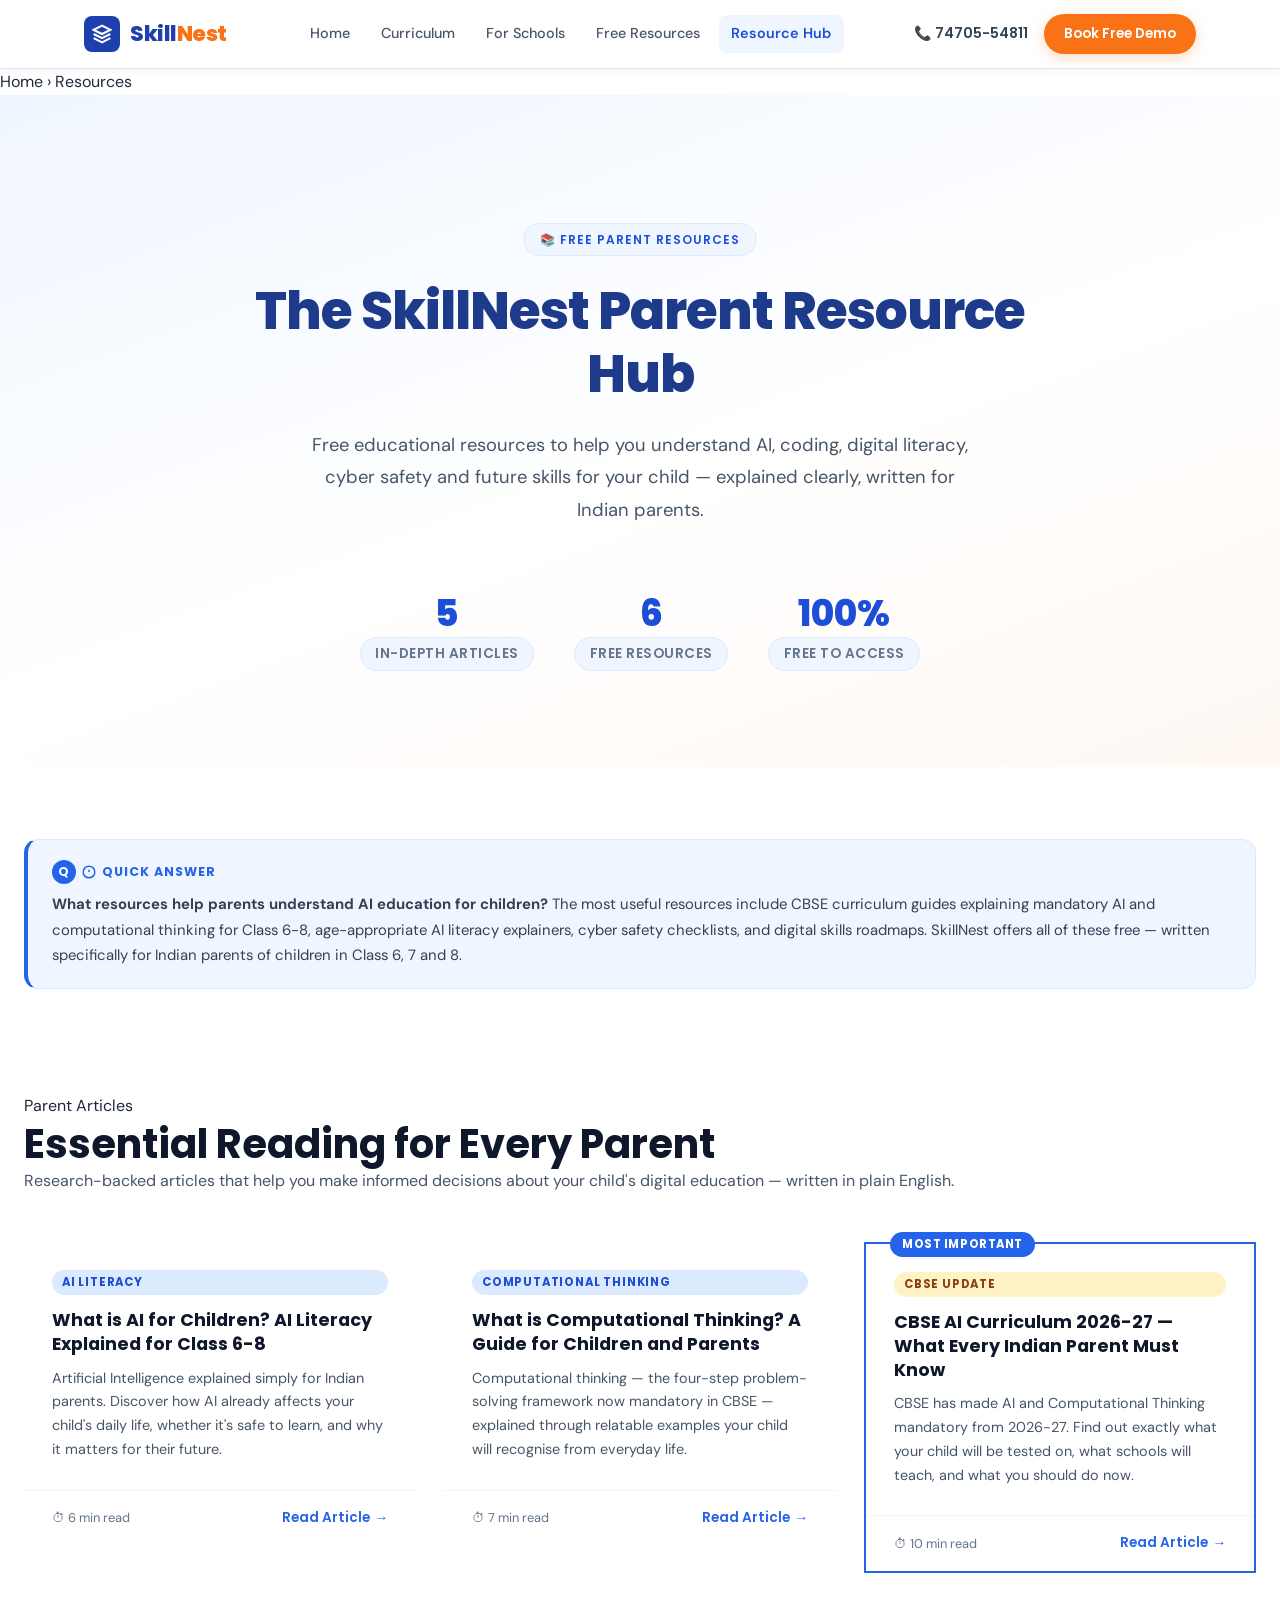
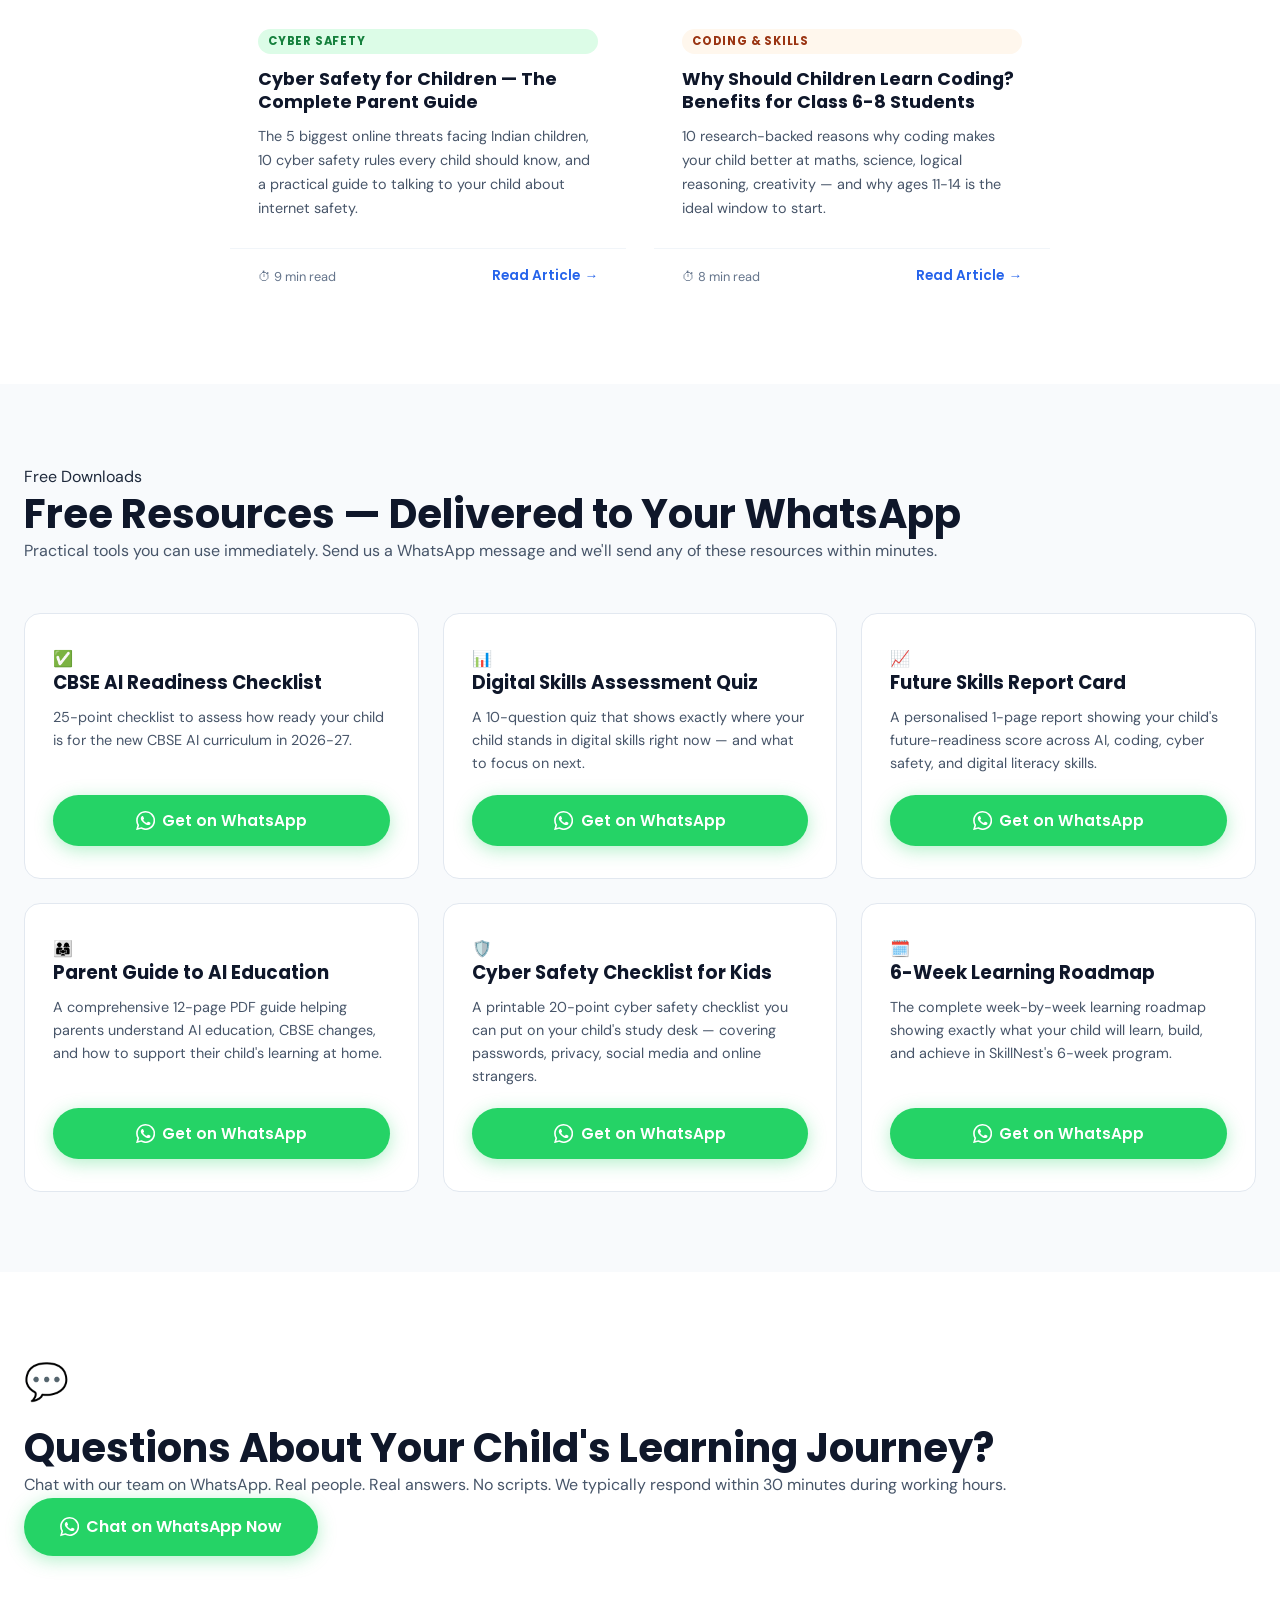
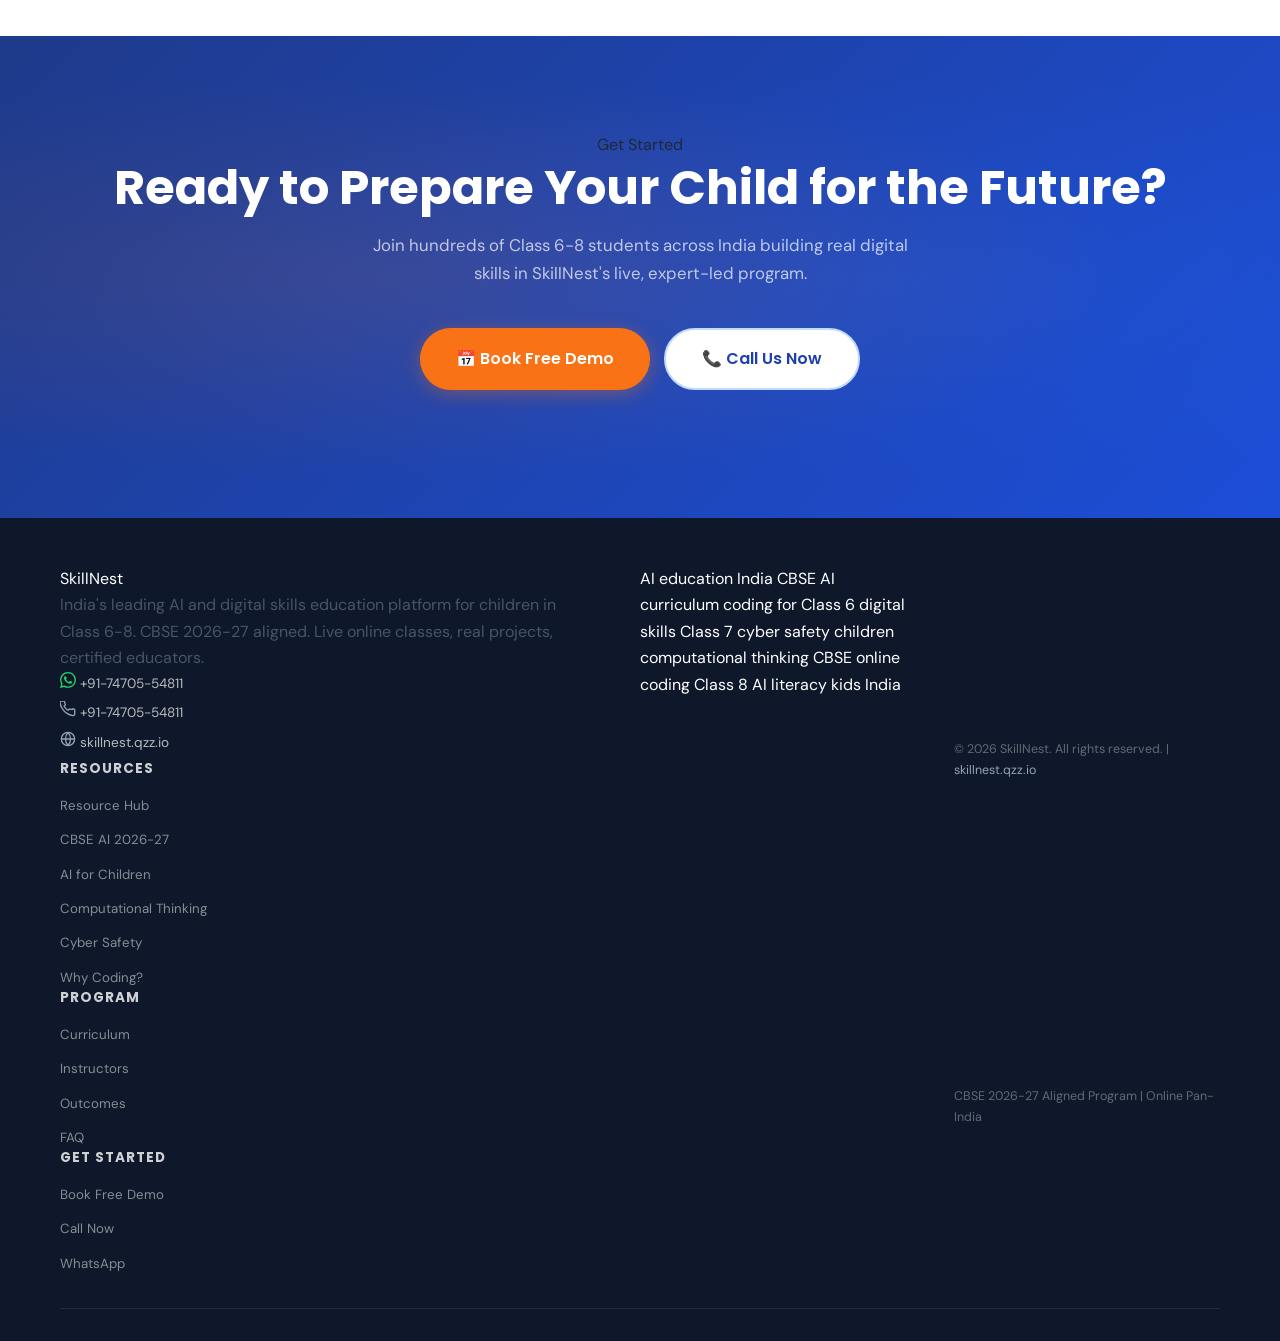
<file: resources/index.html>
<!DOCTYPE html>
<html lang="en">
<head>
    <!-- Google tag (gtag.js) -->
  <script async src="https://www.googletagmanager.com/gtag/js?id=G-G79W8GE4DS"></script>
  <script>
    window.dataLayer = window.dataLayer || [];
    function gtag(){dataLayer.push(arguments);}
    gtag('js', new Date());
  
    gtag('config', 'G-G79W8GE4DS');
  </script>
  <meta charset="UTF-8" />
  <meta name="viewport" content="width=device-width, initial-scale=1.0" />
  <title>Free Resources for Parents | AI &amp; Coding Education Hub | SkillNest</title>
  <meta name="description" content="Free educational resources for Indian parents — CBSE AI readiness checklists, digital skills guides, coding explainers, cyber safety information and future skills insights for Class 6-8 students." />
  <link rel="canonical" href="https://skillnest.qzz.io/resources/" />

  <!-- Open Graph -->
  <meta property="og:title" content="Free Resources for Parents | AI &amp; Coding Education Hub | SkillNest" />
  <meta property="og:description" content="Free educational resources for Indian parents — CBSE AI readiness checklists, digital skills guides, coding explainers, cyber safety information and future skills insights for Class 6-8 students." />
  <meta property="og:url" content="https://skillnest.qzz.io/resources/" />
  <meta property="og:type" content="website" />
  <meta property="og:site_name" content="SkillNest" />
  <meta property="og:image" content="https://skillnest.qzz.io/assets/og-resources.jpg" />
  <meta name="twitter:card" content="summary_large_image" />
  <meta name="twitter:title" content="Free Resources for Parents | AI &amp; Coding Education Hub | SkillNest" />
  <meta name="twitter:description" content="Free educational resources for Indian parents — CBSE AI readiness checklists, digital skills guides, coding explainers, cyber safety information and future skills insights for Class 6-8 students." />

  <!-- Fonts -->
  <link rel="preconnect" href="https://fonts.googleapis.com" />
  <link rel="preconnect" href="https://fonts.gstatic.com" crossorigin />
  <link href="https://fonts.googleapis.com/css2?family=Poppins:wght@400;500;600;700;800&family=DM+Sans:ital,wght@0,300;0,400;0,500;0,600;1,400&display=swap" rel="stylesheet" media="print" onload="this.media='all'" />
  <noscript><link href="https://fonts.googleapis.com/css2?family=Poppins:wght@400;500;600;700;800&family=DM+Sans:ital,wght@0,300;0,400;0,500;0,600;1,400&display=swap" rel="stylesheet" /></noscript>

  <!-- Schema Markup -->
  <script type="application/ld+json">
  [
    {
      "@context": "https://schema.org",
      "@type": "WebPage",
      "name": "Free Resources for Parents | AI & Coding Education Hub | SkillNest",
      "description": "Free educational resources for Indian parents — CBSE AI readiness checklists, digital skills guides, coding explainers, cyber safety information and future skills insights for Class 6-8 students.",
      "url": "https://skillnest.qzz.io/resources/",
      "publisher": {
        "@type": "EducationalOrganization",
        "name": "SkillNest",
        "url": "https://skillnest.qzz.io"
      }
    },
    {
      "@context": "https://schema.org",
      "@type": "BreadcrumbList",
      "itemListElement": [
        { "@type": "ListItem", "position": 1, "name": "Home", "item": "https://skillnest.qzz.io/" },
        { "@type": "ListItem", "position": 2, "name": "Resources", "item": "https://skillnest.qzz.io/resources/" }
      ]
    },
    {
      "@context": "https://schema.org",
      "@type": "ItemList",
      "name": "SkillNest Parent Resource Hub",
      "description": "Free educational articles and guides for parents of Class 6-8 students",
      "itemListElement": [
        { "@type": "ListItem", "position": 1, "url": "https://skillnest.qzz.io/resources/what-is-ai-for-kids", "name": "What is AI for Children?" },
        { "@type": "ListItem", "position": 2, "url": "https://skillnest.qzz.io/resources/what-is-computational-thinking", "name": "What is Computational Thinking?" },
        { "@type": "ListItem", "position": 3, "url": "https://skillnest.qzz.io/resources/cbse-ai-curriculum-2026", "name": "CBSE AI Curriculum 2026-27" },
        { "@type": "ListItem", "position": 4, "url": "https://skillnest.qzz.io/resources/cyber-safety-for-kids", "name": "Cyber Safety for Children" },
        { "@type": "ListItem", "position": 5, "url": "https://skillnest.qzz.io/resources/why-coding-for-kids", "name": "Why Should Children Learn Coding?" }
      ]
    }
  ]
  </script>

  <link href="https://fonts.googleapis.com/css2?family=Poppins:wght@400;500;600;700;800&family=DM+Sans:ital,wght@0,300;0,400;0,500;0,600;1,400&display=swap" rel="stylesheet">
  <link rel="stylesheet" href="../css/main.css">
  <link rel="stylesheet" href="../css/components.css">
  <link rel="stylesheet" href="../css/pages.css">
  <link rel="stylesheet" href="../css/responsive.css">
  <link rel="stylesheet" href="../css/utilities.css">
  <link rel="icon" type="image/x-icon" href="../favicon.ico?v=2" />
  <link rel="icon" type="image/png" sizes="192x192" href="../favicon.png?v=2" />
</head>
<body>
  <a href="#main-content" class="skip-nav">Skip to main content</a>

  <!-- NAV -->
  <nav class="nav" role="navigation" aria-label="Main navigation">
    <div class="nav-inner">
      <a href="../index.html" class="nav-logo" aria-label="SkillNest Home">
        <div class="nav-logo-mark">
          <svg viewBox="0 0 24 24" aria-hidden="true"><path d="M12 2L2 7l10 5 10-5-10-5zM2 17l10 5 10-5M2 12l10 5 10-5"/></svg>
        </div>
        <span class="nav-brand">Skill<span>Nest</span></span>
      </a>
      
      <ul class="nav-links" id="navLinks" role="list">
        <li><a href="../index.html">Home</a></li>
        <li><a href="../index.html#curriculum">Curriculum</a></li>
        <li><a href="../for-schools/index.html">For Schools</a></li>
        <li><a href="../lead-magnets/index.html">Free Resources</a></li>
        <li><a href="index.html" class="active">Resource Hub</a></li>
      </ul>

      <div class="nav-actions">
        <a href="tel:+917470554811" class="nav-phone" aria-label="Call SkillNest at 74705-54811">📞 74705-54811</a>
        <a href="https://wa.me/917470554811?text=Hi%2C%20I%27d%20like%20to%20book%20a%20free%20demo%20class" target="_blank" rel="noopener" class="nav-cta" id="nav-demo-cta">Book Free Demo</a>
        <button class="nav-hamburger" id="hamburger" aria-label="Toggle menu" aria-expanded="false" aria-controls="navLinks">
          <span></span><span></span><span></span>
        </button>
      </div>
    </div>
  </nav>

  <!-- BREADCRUMB -->
  <nav class="breadcrumb-bar" aria-label="Breadcrumb">
    <div class="breadcrumb-inner">
      <a href="../index.html">Home</a>
      <span class="sep" aria-hidden="true">›</span>
      <span class="current">Resources</span>
    </div>
  </nav>

  <main id="main-content">
    <!-- HERO -->
    <section class="hero">
      <div class="hero__inner">
        <div class="hero__badge">📚 Free Parent Resources</div>
        <h1 class="text-center">The SkillNest Parent Resource Hub</h1>
        <p class="hero__subtitle text-center">Free educational resources to help you understand AI, coding, digital literacy, cyber safety and future skills for your child — explained clearly, written for Indian parents.</p>
        <div class="hero__stats">
          <div class="hero__stat"><div class="num">5</div><div class="label">In-depth Articles</div></div>
          <div class="hero__stat"><div class="num">6</div><div class="label">Free Resources</div></div>
          <div class="hero__stat"><div class="num">100%</div><div class="label">Free to Access</div></div>
        </div>
      </div>
    </section>

    <!-- GEO ANSWER BLOCK -->
    <section style="background: var(--white); padding: 48px 24px 0;">
      <div class="geo-block reveal">
        <div class="geo-label">
          <svg width="14" height="14" viewBox="0 0 24 24" fill="none" stroke="currentColor" stroke-width="2.5" aria-hidden="true"><circle cx="12" cy="12" r="10"/><path d="M12 8v4m0 4h.01"/></svg>
          Quick Answer
        </div>
        <p><strong>What resources help parents understand AI education for children?</strong> The most useful resources include CBSE curriculum guides explaining mandatory AI and computational thinking for Class 6-8, age-appropriate AI literacy explainers, cyber safety checklists, and digital skills roadmaps. SkillNest offers all of these free — written specifically for Indian parents of children in Class 6, 7 and 8.</p>
      </div>
    </section>

    <!-- ARTICLES SECTION -->
    <section class="section" id="articles">
      <div class="section-inner">
        <div class="section-header reveal">
          <div class="section-tag">Parent Articles</div>
          <h2>Essential Reading for Every Parent</h2>
          <p>Research-backed articles that help you make informed decisions about your child's digital education — written in plain English.</p>
        </div>

        <!-- Row 1: 3 cards -->
        <div class="articles-grid">
          <article class="article-card reveal">
            <div class="article-card-body">
              <span class="article-cat cat-ai">AI Literacy</span>
              <h3>What is AI for Children? AI Literacy Explained for Class 6-8</h3>
              <p>Artificial Intelligence explained simply for Indian parents. Discover how AI already affects your child's daily life, whether it's safe to learn, and why it matters for their future.</p>
            </div>
            <div class="article-card-footer">
              <span class="read-time">⏱ 6 min read</span>
              <a href="what-is-ai-for-kids.html" class="read-link" aria-label="Read article: What is AI for Children">Read Article</a>
            </div>
          </article>

          <article class="article-card reveal">
            <div class="article-card-body">
              <span class="article-cat cat-ai">Computational Thinking</span>
              <h3>What is Computational Thinking? A Guide for Children and Parents</h3>
              <p>Computational thinking — the four-step problem-solving framework now mandatory in CBSE — explained through relatable examples your child will recognise from everyday life.</p>
            </div>
            <div class="article-card-footer">
              <span class="read-time">⏱ 7 min read</span>
              <a href="what-is-computational-thinking.html" class="read-link" aria-label="Read article: What is Computational Thinking">Read Article</a>
            </div>
          </article>

          <article class="article-card reveal" style="border: 2px solid var(--blue-600); position:relative;">
            <div style="position:absolute;top:-12px;left:24px;background:var(--blue-600);color:#fff;font-family:'Poppins',sans-serif;font-size:0.72rem;font-weight:700;padding:3px 12px;border-radius:100px;letter-spacing:0.05em;">MOST IMPORTANT</div>
            <div class="article-card-body">
              <span class="article-cat cat-cbse">CBSE Update</span>
              <h3>CBSE AI Curriculum 2026-27 — What Every Indian Parent Must Know</h3>
              <p>CBSE has made AI and Computational Thinking mandatory from 2026-27. Find out exactly what your child will be tested on, what schools will teach, and what you should do now.</p>
            </div>
            <div class="article-card-footer">
              <span class="read-time">⏱ 10 min read</span>
              <a href="cbse-ai-curriculum-2026.html" class="read-link" aria-label="Read article: CBSE AI Curriculum 2026-27">Read Article</a>
            </div>
          </article>
        </div>

        <!-- Row 2: 2 cards -->
        <div class="articles-row2">
          <article class="article-card reveal">
            <div class="article-card-body">
              <span class="article-cat cat-cyber">Cyber Safety</span>
              <h3>Cyber Safety for Children — The Complete Parent Guide</h3>
              <p>The 5 biggest online threats facing Indian children, 10 cyber safety rules every child should know, and a practical guide to talking to your child about internet safety.</p>
            </div>
            <div class="article-card-footer">
              <span class="read-time">⏱ 9 min read</span>
              <a href="cyber-safety-for-kids.html" class="read-link" aria-label="Read article: Cyber Safety for Children">Read Article</a>
            </div>
          </article>

          <article class="article-card reveal">
            <div class="article-card-body">
              <span class="article-cat cat-coding">Coding &amp; Skills</span>
              <h3>Why Should Children Learn Coding? Benefits for Class 6-8 Students</h3>
              <p>10 research-backed reasons why coding makes your child better at maths, science, logical reasoning, creativity — and why ages 11-14 is the ideal window to start.</p>
            </div>
            <div class="article-card-footer">
              <span class="read-time">⏱ 8 min read</span>
              <a href="why-coding-for-kids.html" class="read-link" aria-label="Read article: Why Should Children Learn Coding">Read Article</a>
            </div>
          </article>
        </div>
      </div>
    </section>

    <!-- LEAD MAGNETS -->
    <section class="section section-alt" id="free-resources">
      <div class="section-inner">
        <div class="section-header reveal">
          <div class="section-tag">Free Downloads</div>
          <h2>Free Resources — Delivered to Your WhatsApp</h2>
          <p>Practical tools you can use immediately. Send us a WhatsApp message and we'll send any of these resources within minutes.</p>
        </div>

        <div class="magnets-grid">
          <div class="magnet-card reveal">
            <span class="magnet-emoji">✅</span>
            <h3>CBSE AI Readiness Checklist</h3>
            <p>25-point checklist to assess how ready your child is for the new CBSE AI curriculum in 2026-27.</p>
            <a href="https://wa.me/917470554811?text=Hi%2C%20please%20send%20me%20the%20CBSE%20AI%20Readiness%20Checklist" class="btn btn-wa" aria-label="Get CBSE AI Readiness Checklist on WhatsApp">
              <svg viewBox="0 0 24 24" aria-hidden="true"><path d="M17.472 14.382c-.297-.149-1.758-.867-2.03-.967-.273-.099-.471-.148-.67.15-.197.297-.767.966-.94 1.164-.173.199-.347.223-.644.075-.297-.15-1.255-.463-2.39-1.475-.883-.788-1.48-1.761-1.653-2.059-.173-.297-.018-.458.13-.606.134-.133.298-.347.446-.52.149-.174.198-.298.298-.497.099-.198.05-.371-.025-.52-.075-.149-.669-1.612-.916-2.207-.242-.579-.487-.5-.669-.51-.173-.008-.371-.01-.57-.01-.198 0-.52.074-.792.372-.272.297-1.04 1.016-1.04 2.479 0 1.462 1.065 2.875 1.213 3.074.149.198 2.096 3.2 5.077 4.487.709.306 1.262.489 1.694.625.712.227 1.36.195 1.871.118.571-.085 1.758-.719 2.006-1.413.248-.694.248-1.289.173-1.413-.074-.124-.272-.198-.57-.347m-5.421 7.403h-.004a9.87 9.87 0 01-5.031-1.378l-.361-.214-3.741.982.998-3.648-.235-.374a9.86 9.86 0 01-1.51-5.26c.001-5.45 4.436-9.884 9.888-9.884 2.64 0 5.122 1.03 6.988 2.898a9.825 9.825 0 012.893 6.994c-.003 5.45-4.437 9.884-9.885 9.884m8.413-18.297A11.815 11.815 0 0012.05 0C5.495 0 .16 5.335.157 11.892c0 2.096.547 4.142 1.588 5.945L.057 24l6.305-1.654a11.882 11.882 0 005.683 1.448h.005c6.554 0 11.89-5.335 11.893-11.893a11.821 11.821 0 00-3.48-8.413Z"/></svg>
              Get on WhatsApp
            </a>
          </div>

          <div class="magnet-card reveal">
            <span class="magnet-emoji">📊</span>
            <h3>Digital Skills Assessment Quiz</h3>
            <p>A 10-question quiz that shows exactly where your child stands in digital skills right now — and what to focus on next.</p>
            <a href="https://wa.me/917470554811?text=Hi%2C%20please%20send%20me%20the%20Digital%20Skills%20Assessment%20Quiz" class="btn btn-wa" aria-label="Get Digital Skills Assessment Quiz on WhatsApp">
              <svg viewBox="0 0 24 24" aria-hidden="true"><path d="M17.472 14.382c-.297-.149-1.758-.867-2.03-.967-.273-.099-.471-.148-.67.15-.197.297-.767.966-.94 1.164-.173.199-.347.223-.644.075-.297-.15-1.255-.463-2.39-1.475-.883-.788-1.48-1.761-1.653-2.059-.173-.297-.018-.458.13-.606.134-.133.298-.347.446-.52.149-.174.198-.298.298-.497.099-.198.05-.371-.025-.52-.075-.149-.669-1.612-.916-2.207-.242-.579-.487-.5-.669-.51-.173-.008-.371-.01-.57-.01-.198 0-.52.074-.792.372-.272.297-1.04 1.016-1.04 2.479 0 1.462 1.065 2.875 1.213 3.074.149.198 2.096 3.2 5.077 4.487.709.306 1.262.489 1.694.625.712.227 1.36.195 1.871.118.571-.085 1.758-.719 2.006-1.413.248-.694.248-1.289.173-1.413-.074-.124-.272-.198-.57-.347m-5.421 7.403h-.004a9.87 9.87 0 01-5.031-1.378l-.361-.214-3.741.982.998-3.648-.235-.374a9.86 9.86 0 01-1.51-5.26c.001-5.45 4.436-9.884 9.888-9.884 2.64 0 5.122 1.03 6.988 2.898a9.825 9.825 0 012.893 6.994c-.003 5.45-4.437 9.884-9.885 9.884m8.413-18.297A11.815 11.815 0 0012.05 0C5.495 0 .16 5.335.157 11.892c0 2.096.547 4.142 1.588 5.945L.057 24l6.305-1.654a11.882 11.882 0 005.683 1.448h.005c6.554 0 11.89-5.335 11.893-11.893a11.821 11.821 0 00-3.48-8.413Z"/></svg>
              Get on WhatsApp
            </a>
          </div>

          <div class="magnet-card reveal">
            <span class="magnet-emoji">📈</span>
            <h3>Future Skills Report Card</h3>
            <p>A personalised 1-page report showing your child's future-readiness score across AI, coding, cyber safety, and digital literacy skills.</p>
            <a href="https://wa.me/917470554811?text=Hi%2C%20please%20send%20me%20the%20Future%20Skills%20Report%20Card" class="btn btn-wa" aria-label="Get Future Skills Report Card on WhatsApp">
              <svg viewBox="0 0 24 24" aria-hidden="true"><path d="M17.472 14.382c-.297-.149-1.758-.867-2.03-.967-.273-.099-.471-.148-.67.15-.197.297-.767.966-.94 1.164-.173.199-.347.223-.644.075-.297-.15-1.255-.463-2.39-1.475-.883-.788-1.48-1.761-1.653-2.059-.173-.297-.018-.458.13-.606.134-.133.298-.347.446-.52.149-.174.198-.298.298-.497.099-.198.05-.371-.025-.52-.075-.149-.669-1.612-.916-2.207-.242-.579-.487-.5-.669-.51-.173-.008-.371-.01-.57-.01-.198 0-.52.074-.792.372-.272.297-1.04 1.016-1.04 2.479 0 1.462 1.065 2.875 1.213 3.074.149.198 2.096 3.2 5.077 4.487.709.306 1.262.489 1.694.625.712.227 1.36.195 1.871.118.571-.085 1.758-.719 2.006-1.413.248-.694.248-1.289.173-1.413-.074-.124-.272-.198-.57-.347m-5.421 7.403h-.004a9.87 9.87 0 01-5.031-1.378l-.361-.214-3.741.982.998-3.648-.235-.374a9.86 9.86 0 01-1.51-5.26c.001-5.45 4.436-9.884 9.888-9.884 2.64 0 5.122 1.03 6.988 2.898a9.825 9.825 0 012.893 6.994c-.003 5.45-4.437 9.884-9.885 9.884m8.413-18.297A11.815 11.815 0 0012.05 0C5.495 0 .16 5.335.157 11.892c0 2.096.547 4.142 1.588 5.945L.057 24l6.305-1.654a11.882 11.882 0 005.683 1.448h.005c6.554 0 11.89-5.335 11.893-11.893a11.821 11.821 0 00-3.48-8.413Z"/></svg>
              Get on WhatsApp
            </a>
          </div>

          <div class="magnet-card reveal">
            <span class="magnet-emoji">👨‍👩‍👧</span>
            <h3>Parent Guide to AI Education</h3>
            <p>A comprehensive 12-page PDF guide helping parents understand AI education, CBSE changes, and how to support their child's learning at home.</p>
            <a href="https://wa.me/917470554811?text=Hi%2C%20please%20send%20me%20the%20Parent%20Guide%20to%20AI%20Education" class="btn btn-wa" aria-label="Get Parent Guide to AI Education on WhatsApp">
              <svg viewBox="0 0 24 24" aria-hidden="true"><path d="M17.472 14.382c-.297-.149-1.758-.867-2.03-.967-.273-.099-.471-.148-.67.15-.197.297-.767.966-.94 1.164-.173.199-.347.223-.644.075-.297-.15-1.255-.463-2.39-1.475-.883-.788-1.48-1.761-1.653-2.059-.173-.297-.018-.458.13-.606.134-.133.298-.347.446-.52.149-.174.198-.298.298-.497.099-.198.05-.371-.025-.52-.075-.149-.669-1.612-.916-2.207-.242-.579-.487-.5-.669-.51-.173-.008-.371-.01-.57-.01-.198 0-.52.074-.792.372-.272.297-1.04 1.016-1.04 2.479 0 1.462 1.065 2.875 1.213 3.074.149.198 2.096 3.2 5.077 4.487.709.306 1.262.489 1.694.625.712.227 1.36.195 1.871.118.571-.085 1.758-.719 2.006-1.413.248-.694.248-1.289.173-1.413-.074-.124-.272-.198-.57-.347m-5.421 7.403h-.004a9.87 9.87 0 01-5.031-1.378l-.361-.214-3.741.982.998-3.648-.235-.374a9.86 9.86 0 01-1.51-5.26c.001-5.45 4.436-9.884 9.888-9.884 2.64 0 5.122 1.03 6.988 2.898a9.825 9.825 0 012.893 6.994c-.003 5.45-4.437 9.884-9.885 9.884m8.413-18.297A11.815 11.815 0 0012.05 0C5.495 0 .16 5.335.157 11.892c0 2.096.547 4.142 1.588 5.945L.057 24l6.305-1.654a11.882 11.882 0 005.683 1.448h.005c6.554 0 11.89-5.335 11.893-11.893a11.821 11.821 0 00-3.48-8.413Z"/></svg>
              Get on WhatsApp
            </a>
          </div>

          <div class="magnet-card reveal">
            <span class="magnet-emoji">🛡️</span>
            <h3>Cyber Safety Checklist for Kids</h3>
            <p>A printable 20-point cyber safety checklist you can put on your child's study desk — covering passwords, privacy, social media and online strangers.</p>
            <a href="https://wa.me/917470554811?text=Hi%2C%20please%20send%20me%20the%20Cyber%20Safety%20Checklist" class="btn btn-wa" aria-label="Get Cyber Safety Checklist on WhatsApp">
              <svg viewBox="0 0 24 24" aria-hidden="true"><path d="M17.472 14.382c-.297-.149-1.758-.867-2.03-.967-.273-.099-.471-.148-.67.15-.197.297-.767.966-.94 1.164-.173.199-.347.223-.644.075-.297-.15-1.255-.463-2.39-1.475-.883-.788-1.48-1.761-1.653-2.059-.173-.297-.018-.458.13-.606.134-.133.298-.347.446-.52.149-.174.198-.298.298-.497.099-.198.05-.371-.025-.52-.075-.149-.669-1.612-.916-2.207-.242-.579-.487-.5-.669-.51-.173-.008-.371-.01-.57-.01-.198 0-.52.074-.792.372-.272.297-1.04 1.016-1.04 2.479 0 1.462 1.065 2.875 1.213 3.074.149.198 2.096 3.2 5.077 4.487.709.306 1.262.489 1.694.625.712.227 1.36.195 1.871.118.571-.085 1.758-.719 2.006-1.413.248-.694.248-1.289.173-1.413-.074-.124-.272-.198-.57-.347m-5.421 7.403h-.004a9.87 9.87 0 01-5.031-1.378l-.361-.214-3.741.982.998-3.648-.235-.374a9.86 9.86 0 01-1.51-5.26c.001-5.45 4.436-9.884 9.888-9.884 2.64 0 5.122 1.03 6.988 2.898a9.825 9.825 0 012.893 6.994c-.003 5.45-4.437 9.884-9.885 9.884m8.413-18.297A11.815 11.815 0 0012.05 0C5.495 0 .16 5.335.157 11.892c0 2.096.547 4.142 1.588 5.945L.057 24l6.305-1.654a11.882 11.882 0 005.683 1.448h.005c6.554 0 11.89-5.335 11.893-11.893a11.821 11.821 0 00-3.48-8.413Z"/></svg>
              Get on WhatsApp
            </a>
          </div>

          <div class="magnet-card reveal">
            <span class="magnet-emoji">🗓️</span>
            <h3>6-Week Learning Roadmap</h3>
            <p>The complete week-by-week learning roadmap showing exactly what your child will learn, build, and achieve in SkillNest's 6-week program.</p>
            <a href="https://wa.me/917470554811?text=Hi%2C%20please%20send%20me%20the%206-Week%20Learning%20Roadmap" class="btn btn-wa" aria-label="Get 6-Week Learning Roadmap on WhatsApp">
              <svg viewBox="0 0 24 24" aria-hidden="true"><path d="M17.472 14.382c-.297-.149-1.758-.867-2.03-.967-.273-.099-.471-.148-.67.15-.197.297-.767.966-.94 1.164-.173.199-.347.223-.644.075-.297-.15-1.255-.463-2.39-1.475-.883-.788-1.48-1.761-1.653-2.059-.173-.297-.018-.458.13-.606.134-.133.298-.347.446-.52.149-.174.198-.298.298-.497.099-.198.05-.371-.025-.52-.075-.149-.669-1.612-.916-2.207-.242-.579-.487-.5-.669-.51-.173-.008-.371-.01-.57-.01-.198 0-.52.074-.792.372-.272.297-1.04 1.016-1.04 2.479 0 1.462 1.065 2.875 1.213 3.074.149.198 2.096 3.2 5.077 4.487.709.306 1.262.489 1.694.625.712.227 1.36.195 1.871.118.571-.085 1.758-.719 2.006-1.413.248-.694.248-1.289.173-1.413-.074-.124-.272-.198-.57-.347m-5.421 7.403h-.004a9.87 9.87 0 01-5.031-1.378l-.361-.214-3.741.982.998-3.648-.235-.374a9.86 9.86 0 01-1.51-5.26c.001-5.45 4.436-9.884 9.888-9.884 2.64 0 5.122 1.03 6.988 2.898a9.825 9.825 0 012.893 6.994c-.003 5.45-4.437 9.884-9.885 9.884m8.413-18.297A11.815 11.815 0 0012.05 0C5.495 0 .16 5.335.157 11.892c0 2.096.547 4.142 1.588 5.945L.057 24l6.305-1.654a11.882 11.882 0 005.683 1.448h.005c6.554 0 11.89-5.335 11.893-11.893a11.821 11.821 0 00-3.48-8.413Z"/></svg>
              Get on WhatsApp
            </a>
          </div>
        </div>
      </div>
    </section>

    <!-- WHATSAPP TRUST BLOCK -->
    <section class="wa-trust">
      <div class="wa-trust-inner reveal">
        <div class="wa-icon">💬</div>
        <h2>Questions About Your Child's Learning Journey?</h2>
        <p>Chat with our team on WhatsApp. Real people. Real answers. No scripts. We typically respond within 30 minutes during working hours.</p>
        <a href="https://wa.me/917470554811?text=Hi%2C%20I%20have%20a%20question%20about%20my%20child%27s%20digital%20education" class="btn btn-wa btn-lg" aria-label="Chat on WhatsApp">
          <svg viewBox="0 0 24 24" aria-hidden="true"><path d="M17.472 14.382c-.297-.149-1.758-.867-2.03-.967-.273-.099-.471-.148-.67.15-.197.297-.767.966-.94 1.164-.173.199-.347.223-.644.075-.297-.15-1.255-.463-2.39-1.475-.883-.788-1.48-1.761-1.653-2.059-.173-.297-.018-.458.13-.606.134-.133.298-.347.446-.52.149-.174.198-.298.298-.497.099-.198.05-.371-.025-.52-.075-.149-.669-1.612-.916-2.207-.242-.579-.487-.5-.669-.51-.173-.008-.371-.01-.57-.01-.198 0-.52.074-.792.372-.272.297-1.04 1.016-1.04 2.479 0 1.462 1.065 2.875 1.213 3.074.149.198 2.096 3.2 5.077 4.487.709.306 1.262.489 1.694.625.712.227 1.36.195 1.871.118.571-.085 1.758-.719 2.006-1.413.248-.694.248-1.289.173-1.413-.074-.124-.272-.198-.57-.347m-5.421 7.403h-.004a9.87 9.87 0 01-5.031-1.378l-.361-.214-3.741.982.998-3.648-.235-.374a9.86 9.86 0 01-1.51-5.26c.001-5.45 4.436-9.884 9.888-9.884 2.64 0 5.122 1.03 6.988 2.898a9.825 9.825 0 012.893 6.994c-.003 5.45-4.437 9.884-9.885 9.884m8.413-18.297A11.815 11.815 0 0012.05 0C5.495 0 .16 5.335.157 11.892c0 2.096.547 4.142 1.588 5.945L.057 24l6.305-1.654a11.882 11.882 0 005.683 1.448h.005c6.554 0 11.89-5.335 11.893-11.893a11.821 11.821 0 00-3.48-8.413Z"/></svg>
          Chat on WhatsApp Now
        </a>
      </div>
    </section>

    <!-- CTA SECTION -->
    <section class="cta-section">
      <div class="section-inner reveal">
        <div class="section-tag">Get Started</div>
        <h2>Ready to Prepare Your Child for the Future?</h2>
        <p>Join hundreds of Class 6-8 students across India building real digital skills in SkillNest's live, expert-led program.</p>
        <div class="cta-buttons">
          <a href="https://wa.me/917470554811?text=Hi%2C%20I%20want%20to%20book%20a%20free%20demo%20for%20my%20child" class="btn btn-primary btn-lg" aria-label="Book a free demo">
            📅 Book Free Demo
          </a>
          <a href="tel:+917470554811" class="btn btn-secondary btn-lg" aria-label="Call SkillNest">
            📞 Call Us Now
          </a>
        </div>
      </div>
    </section>
  </main>

  <!-- FOOTER -->
  <footer class="footer" role="contentinfo">
    <div class="footer-inner">
      <div class="footer-grid">
        <div class="footer-brand">
          <div class="brand-name">Skill<span>Nest</span></div>
          <p>India's leading AI and digital skills education platform for children in Class 6-8. CBSE 2026-27 aligned. Live online classes, real projects, certified educators.</p>
          <div class="footer-contact">
            <a href="https://wa.me/917470554811" aria-label="WhatsApp SkillNest">
              <svg width="16" height="16" viewBox="0 0 24 24" fill="#25d366" aria-hidden="true"><path d="M17.472 14.382c-.297-.149-1.758-.867-2.03-.967-.273-.099-.471-.148-.67.15-.197.297-.767.966-.94 1.164-.173.199-.347.223-.644.075-.297-.15-1.255-.463-2.39-1.475-.883-.788-1.48-1.761-1.653-2.059-.173-.297-.018-.458.13-.606.134-.133.298-.347.446-.52.149-.174.198-.298.298-.497.099-.198.05-.371-.025-.52-.075-.149-.669-1.612-.916-2.207-.242-.579-.487-.5-.669-.51-.173-.008-.371-.01-.57-.01-.198 0-.52.074-.792.372-.272.297-1.04 1.016-1.04 2.479 0 1.462 1.065 2.875 1.213 3.074.149.198 2.096 3.2 5.077 4.487.709.306 1.262.489 1.694.625.712.227 1.36.195 1.871.118.571-.085 1.758-.719 2.006-1.413.248-.694.248-1.289.173-1.413-.074-.124-.272-.198-.57-.347m-5.421 7.403h-.004a9.87 9.87 0 01-5.031-1.378l-.361-.214-3.741.982.998-3.648-.235-.374a9.86 9.86 0 01-1.51-5.26c.001-5.45 4.436-9.884 9.888-9.884 2.64 0 5.122 1.03 6.988 2.898a9.825 9.825 0 012.893 6.994c-.003 5.45-4.437 9.884-9.885 9.884m8.413-18.297A11.815 11.815 0 0012.05 0C5.495 0 .16 5.335.157 11.892c0 2.096.547 4.142 1.588 5.945L.057 24l6.305-1.654a11.882 11.882 0 005.683 1.448h.005c6.554 0 11.89-5.335 11.893-11.893a11.821 11.821 0 00-3.48-8.413Z"/></svg>
              +91-74705-54811
            </a>
            <a href="tel:+917470554811" aria-label="Call SkillNest">
              <svg width="16" height="16" viewBox="0 0 24 24" fill="none" stroke="#94a3b8" stroke-width="2" aria-hidden="true"><path d="M22 16.92v3a2 2 0 01-2.18 2 19.79 19.79 0 01-8.63-3.07A19.5 19.5 0 013.07 10.8a19.79 19.79 0 01-3.07-8.63A2 2 0 012 0h3a2 2 0 012 1.72c.127.96.361 1.903.7 2.81a2 2 0 01-.45 2.11L6.09 7.91a16 16 0 006 6l1.27-1.27a2 2 0 012.11-.45c.907.339 1.85.573 2.81.7A2 2 0 0122 14.92l.02 2z"/></svg>
              +91-74705-54811
            </a>
            <a href="https://skillnest.qzz.io" aria-label="SkillNest website">
              <svg width="16" height="16" viewBox="0 0 24 24" fill="none" stroke="#94a3b8" stroke-width="2" aria-hidden="true"><circle cx="12" cy="12" r="10"/><path d="M2 12h20M12 2a15.3 15.3 0 010 20M12 2a15.3 15.3 0 000 20"/></svg>
              skillnest.qzz.io
            </a>
          </div>
        </div>
        <div class="footer-col">
          <h4>Resources</h4>
          <ul>
            <li><a href="index.html">Resource Hub</a></li>
            <li><a href="cbse-ai-curriculum-2026.html">CBSE AI 2026-27</a></li>
            <li><a href="what-is-ai-for-kids.html">AI for Children</a></li>
            <li><a href="what-is-computational-thinking.html">Computational Thinking</a></li>
            <li><a href="cyber-safety-for-kids.html">Cyber Safety</a></li>
            <li><a href="why-coding-for-kids.html">Why Coding?</a></li>
          </ul>
        </div>
        <div class="footer-col">
          <h4>Program</h4>
          <ul>
            <li><a href="../index.html#curriculum">Curriculum</a></li>
            <li><a href="../index.html#instructors">Instructors</a></li>
            <li><a href="../index.html#outcomes">Outcomes</a></li>
            <li><a href="../index.html#faq">FAQ</a></li>
          </ul>
        </div>
        <div class="footer-col">
          <h4>Get Started</h4>
          <ul>
            <li><a href="https://wa.me/917470554811?text=Hi%2C%20I%20want%20to%20book%20a%20free%20demo">Book Free Demo</a></li>
            <li><a href="tel:+917470554811">Call Now</a></li>
            <li><a href="https://wa.me/917470554811">WhatsApp</a></li>
          </ul>
        </div>
      </div>
      <div class="keyword-pills">
        <span class="kpill">AI education India</span>
        <span class="kpill">CBSE AI curriculum</span>
        <span class="kpill">coding for Class 6</span>
        <span class="kpill">digital skills Class 7</span>
        <span class="kpill">cyber safety children</span>
        <span class="kpill">computational thinking CBSE</span>
        <span class="kpill">online coding Class 8</span>
        <span class="kpill">AI literacy kids India</span>
      </div>
      <div class="footer-bottom">
        <p>© 2026 SkillNest. All rights reserved. | <a href="https://skillnest.qzz.io" class="text-slate-400">skillnest.qzz.io</a></p>
        <p>CBSE 2026-27 Aligned Program | Online Pan-India</p>
      </div>
    </div>
  </footer>

  <script src="../js/main.js" defer></script>
<script src="../js/navigation.js" defer></script>
<script src="../js/faq.js" defer></script>
<script src="../js/interactions.js" defer></script>
</body>
</html>
</file>
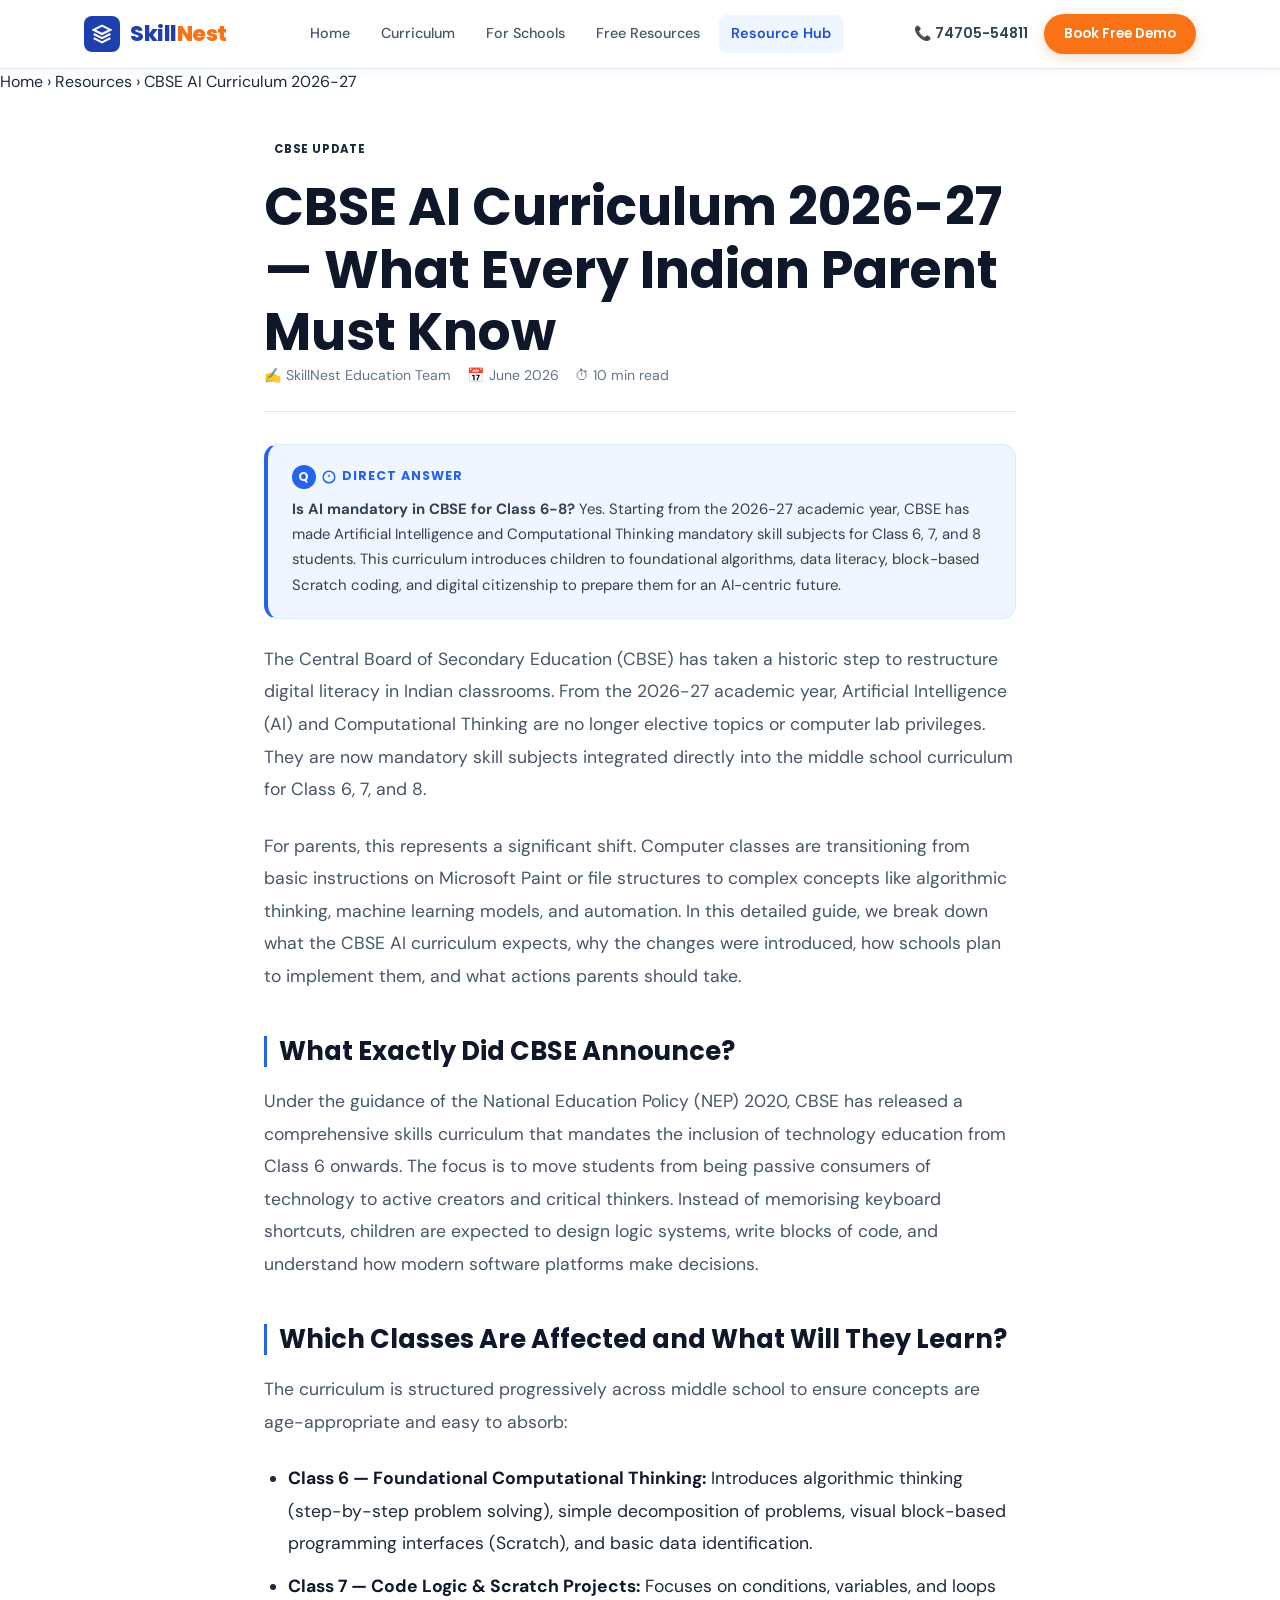
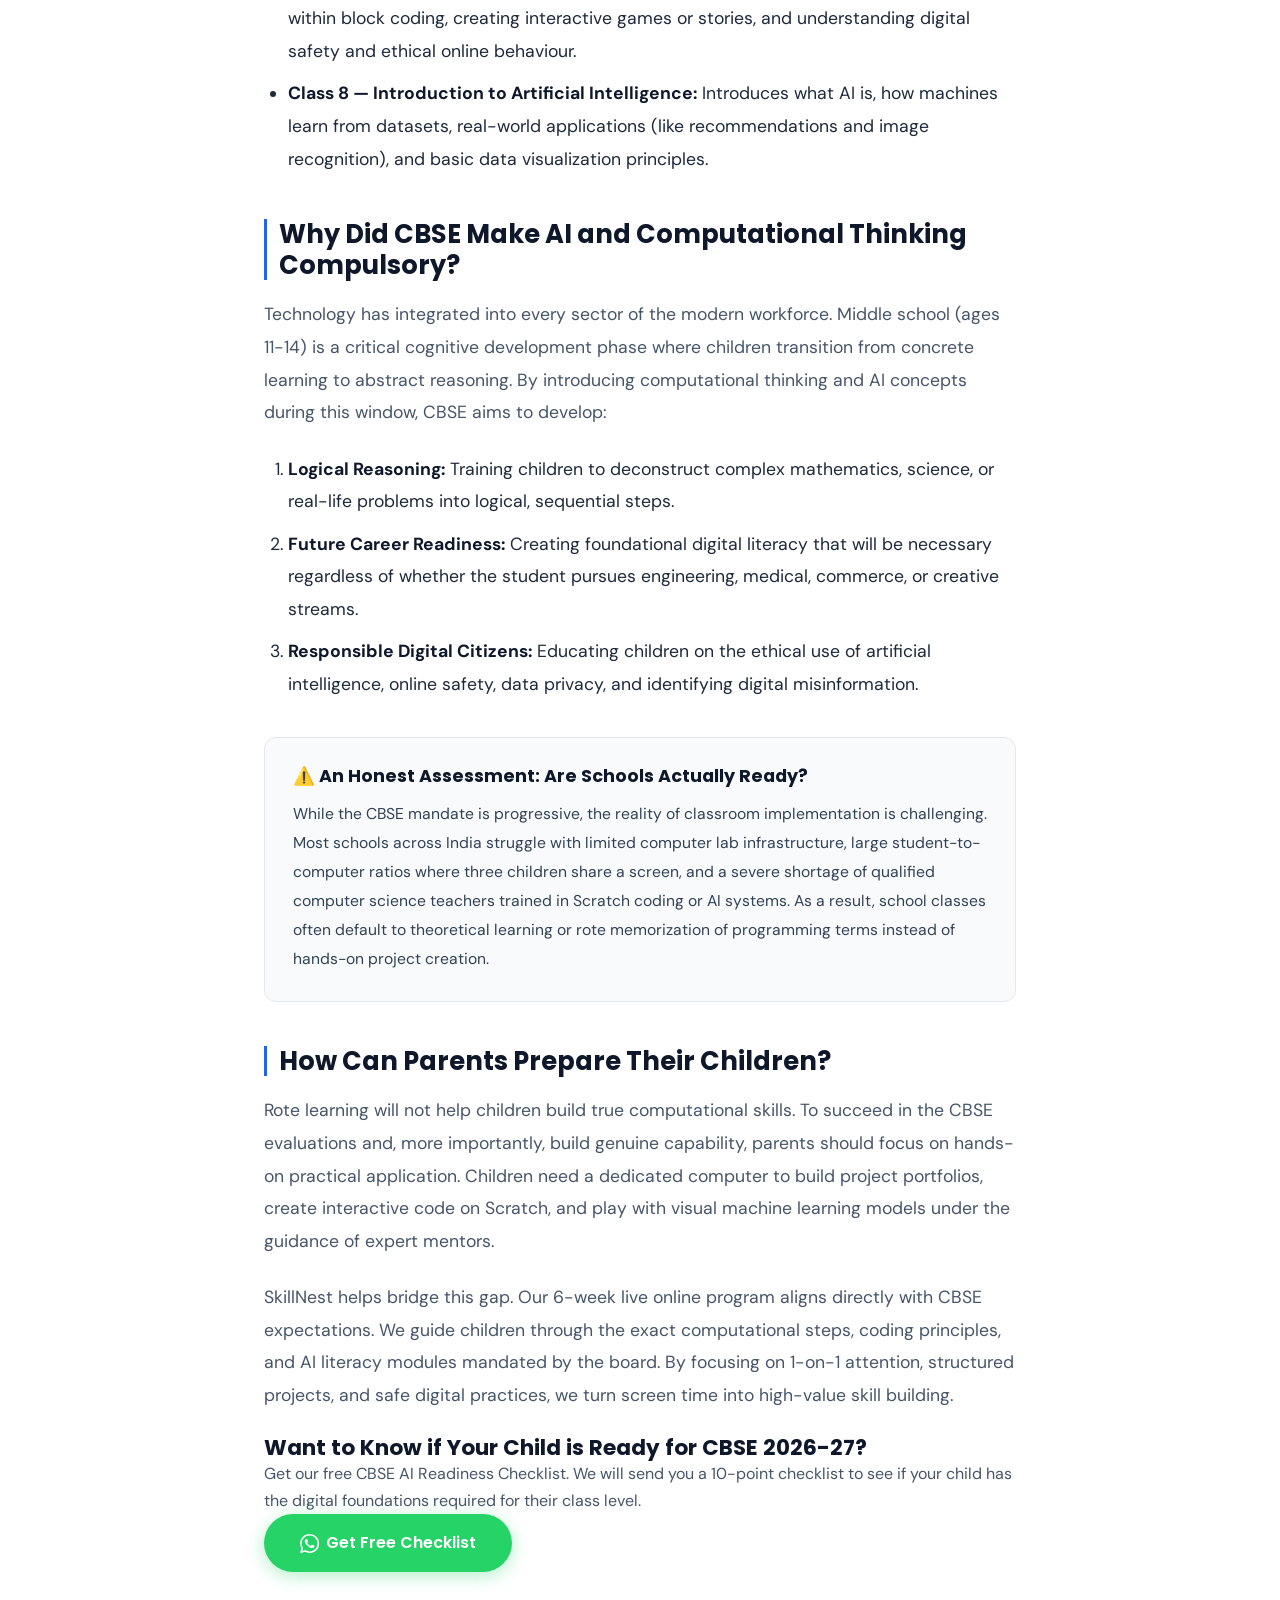
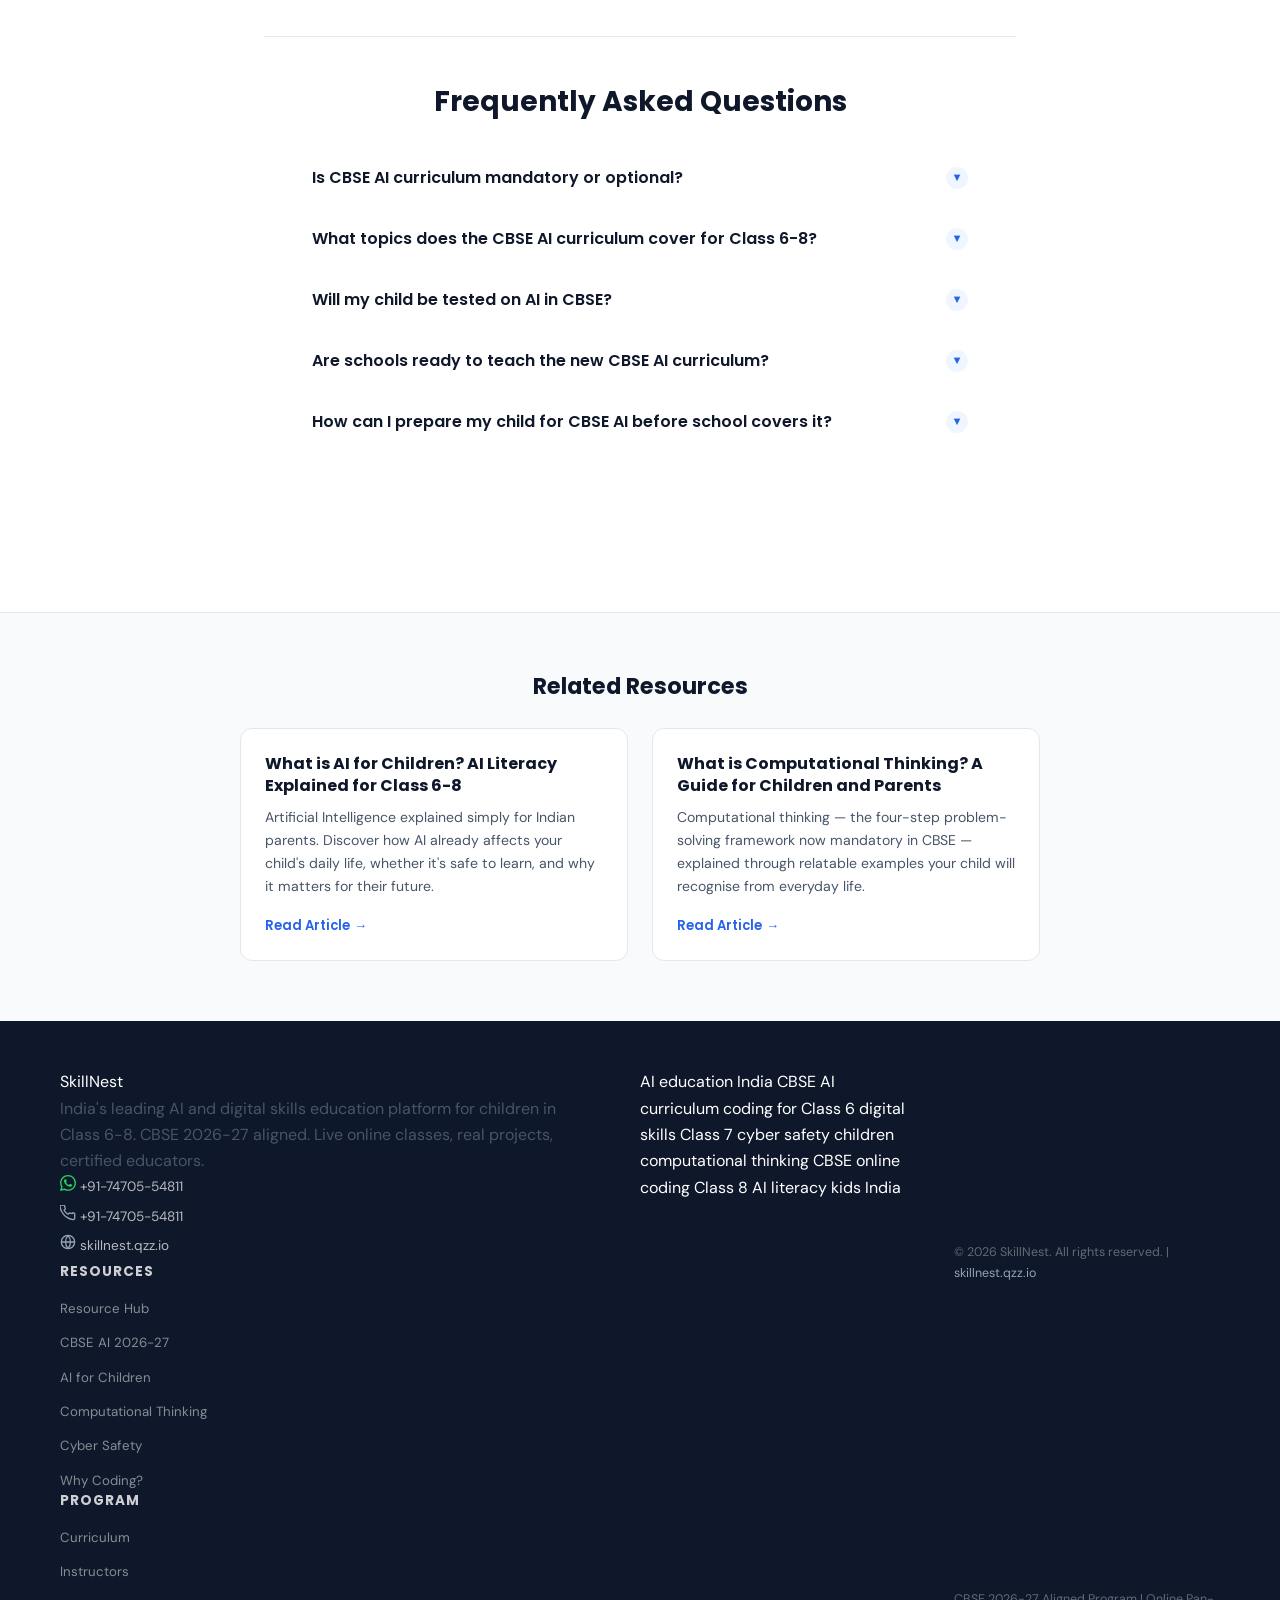
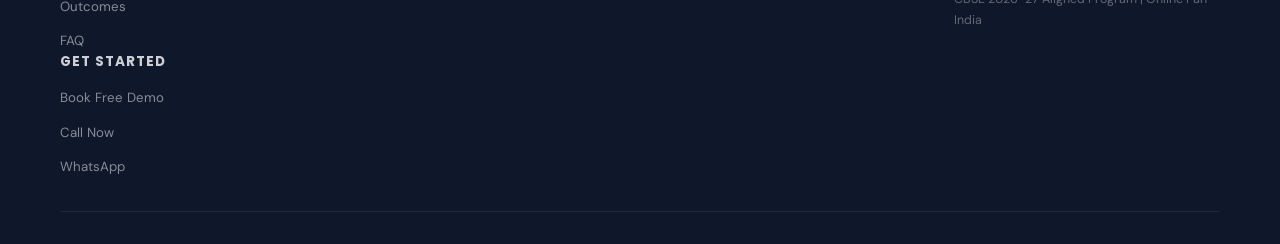
<file: resources/cbse-ai-curriculum-2026.html>
<!DOCTYPE html>
<html lang="en">
<head>
    <!-- Google tag (gtag.js) -->
  <script async src="https://www.googletagmanager.com/gtag/js?id=G-G79W8GE4DS"></script>
  <script>
    window.dataLayer = window.dataLayer || [];
    function gtag(){dataLayer.push(arguments);}
    gtag('js', new Date());
  
    gtag('config', 'G-G79W8GE4DS');
  </script>
  <meta charset="UTF-8" />
  <meta name="viewport" content="width=device-width, initial-scale=1.0" />
  <title>CBSE AI Mandatory for Class 6-8 in 2026-27 — What Every Indian Parent Must Know | SkillNest</title>
  <meta name="description" content="CBSE has made AI and Computational Thinking mandatory for Class 6, 7 and 8 from 2026-27. Find out exactly what this means for your child, what schools will teach, and how to prepare your child ahead of time." />
  <link rel="canonical" href="https://skillnest.qzz.io/resources/cbse-ai-curriculum-2026" />

  <!-- Open Graph -->
  <meta property="og:title" content="CBSE AI Mandatory for Class 6-8 in 2026-27 — What Every Indian Parent Must Know | SkillNest" />
  <meta property="og:description" content="CBSE has made AI and Computational Thinking mandatory for Class 6, 7 and 8 from 2026-27. Find out exactly what this means for your child, what schools will teach, and how to prepare your child ahead of time." />
  <meta property="og:url" content="https://skillnest.qzz.io/resources/cbse-ai-curriculum-2026" />
  <meta property="og:type" content="article" />
  <meta property="og:site_name" content="SkillNest" />
  <meta property="og:image" content="https://skillnest.qzz.io/assets/og-cbse-ai.jpg" />
  <meta name="twitter:card" content="summary_large_image" />
  <meta name="twitter:title" content="CBSE AI Mandatory for Class 6-8 in 2026-27 | SkillNest" />
  <meta name="twitter:description" content="What does the new mandatory CBSE AI curriculum mean for Class 6-8 students? Find out topics, timelines, and how to prepare." />

  <!-- Fonts -->
  <link rel="preconnect" href="https://fonts.googleapis.com" />
  <link rel="preconnect" href="https://fonts.gstatic.com" crossorigin />
  <link href="https://fonts.googleapis.com/css2?family=Poppins:wght@400;500;600;700;800&family=DM+Sans:ital,wght@0,300;0,400;0,500;0,600;1,400&display=swap" rel="stylesheet" media="print" onload="this.media='all'" />
  <noscript><link href="https://fonts.googleapis.com/css2?family=Poppins:wght@400;500;600;700;800&family=DM+Sans:ital,wght@0,300;0,400;0,500;0,600;1,400&display=swap" rel="stylesheet" /></noscript>

  <!-- Schema Markup -->
  <script type="application/ld+json">
  [
    {
      "@context": "https://schema.org",
      "@type": "Article",
      "mainEntityOfPage": {
        "@type": "WebPage",
        "@id": "https://skillnest.qzz.io/resources/cbse-ai-curriculum-2026"
      },
      "headline": "CBSE AI Mandatory for Class 6-8 in 2026-27 — What Every Indian Parent Must Know",
      "description": "CBSE has made AI and Computational Thinking mandatory for Class 6, 7 and 8 from 2026-27. Learn what this means for your child, what schools will teach, and how to prepare.",
      "image": "https://skillnest.qzz.io/assets/og-cbse-ai.jpg",
      "datePublished": "2026-06-05T00:00:00+05:30",
      "dateModified": "2026-06-05T00:00:00+05:30",
      "author": {
        "@type": "Organization",
        "name": "SkillNest Education Team",
        "url": "https://skillnest.qzz.io"
      },
      "publisher": {
        "@type": "EducationalOrganization",
        "name": "SkillNest",
        "logo": {
          "@type": "ImageObject",
          "url": "https://skillnest.qzz.io/assets/logo.png"
        }
      }
    },
    {
      "@context": "https://schema.org",
      "@type": "BreadcrumbList",
      "itemListElement": [
        { "@type": "ListItem", "position": 1, "name": "Home", "item": "https://skillnest.qzz.io/" },
        { "@type": "ListItem", "position": 2, "name": "Resources", "item": "https://skillnest.qzz.io/resources/" },
        { "@type": "ListItem", "position": 3, "name": "CBSE AI Curriculum 2026-27", "item": "https://skillnest.qzz.io/resources/cbse-ai-curriculum-2026" }
      ]
    },
    {
      "@context": "https://schema.org",
      "@type": "FAQPage",
      "mainEntity": [
        {
          "@type": "Question",
          "name": "Is CBSE AI curriculum mandatory or optional?",
          "acceptedAnswer": {
            "@type": "Answer",
            "text": "Yes, starting from the 2026-27 academic year, CBSE has made Artificial Intelligence and Computational Thinking mandatory skill subjects for Class 6, 7, and 8 students across all affiliated schools in India."
          }
        },
        {
          "@type": "Question",
          "name": "What topics does the CBSE AI curriculum cover for Class 6-8?",
          "acceptedAnswer": {
            "@type": "Answer",
            "text": "The curriculum covers AI foundations, algorithms, computational thinking (decomposition, pattern recognition, abstraction), block-based coding (using Scratch), data handling, and digital citizenship/cyber safety."
          }
        },
        {
          "@type": "Question",
          "name": "Will my child be tested on AI in CBSE?",
          "acceptedAnswer": {
            "@type": "Answer",
            "text": "Yes, AI is introduced as a skill subject with formal assessment. It includes both theoretical evaluation and practical project submissions, contributing to the student's overall scholastic record."
          }
        },
        {
          "@type": "Question",
          "name": "Are schools ready to teach the new CBSE AI curriculum?",
          "acceptedAnswer": {
            "@type": "Answer",
            "text": "Many schools face challenges such as lack of computer lab infrastructure, large student-to-computer ratios, and teachers who are not fully trained in modern computer science, block coding, or AI principles."
          }
        },
        {
          "@type": "Question",
          "name": "How can I prepare my child for CBSE AI before school covers it?",
          "acceptedAnswer": {
            "@type": "Answer",
            "text": "You can enroll your child in a structured, project-based program like SkillNest. We offer a 6-week live online course that aligns directly with CBSE expectations, teaching AI, computational thinking, Scratch coding, and digital literacy."
          }
        }
      ]
    }
  ]
  </script>

  <link href="https://fonts.googleapis.com/css2?family=Poppins:wght@400;500;600;700;800&family=DM+Sans:ital,wght@0,300;0,400;0,500;0,600;1,400&display=swap" rel="stylesheet">
  <link rel="stylesheet" href="../css/main.css">
  <link rel="stylesheet" href="../css/components.css">
  <link rel="stylesheet" href="../css/pages.css">
  <link rel="stylesheet" href="../css/responsive.css">
  <link rel="stylesheet" href="../css/utilities.css">
  <link rel="icon" type="image/x-icon" href="../favicon.ico?v=2" />
  <link rel="icon" type="image/png" sizes="192x192" href="../favicon.png?v=2" />
</head>
<body>
  <a href="#main-content" class="skip-nav">Skip to main content</a>
  <!-- NAV -->
  <nav class="nav" role="navigation" aria-label="Main navigation">
    <div class="nav-inner">
      <a href="../index.html" class="nav-logo" aria-label="SkillNest Home">
        <div class="nav-logo-mark">
          <svg viewBox="0 0 24 24" aria-hidden="true"><path d="M12 2L2 7l10 5 10-5-10-5zM2 17l10 5 10-5M2 12l10 5 10-5"/></svg>
        </div>
        <span class="nav-brand">Skill<span>Nest</span></span>
      </a>
      
      <ul class="nav-links" id="navLinks" role="list">
        <li><a href="../index.html">Home</a></li>
        <li><a href="../index.html#curriculum">Curriculum</a></li>
        <li><a href="../for-schools/index.html">For Schools</a></li>
        <li><a href="../lead-magnets/index.html">Free Resources</a></li>
        <li><a href="index.html" class="active">Resource Hub</a></li>
      </ul>

      <div class="nav-actions">
        <a href="tel:+917470554811" class="nav-phone" aria-label="Call SkillNest at 74705-54811">📞 74705-54811</a>
        <a href="https://wa.me/917470554811?text=Hi%2C%20I%27d%20like%20to%20book%20a%20free%20demo%20class" target="_blank" rel="noopener" class="nav-cta" id="nav-demo-cta">Book Free Demo</a>
        <button class="nav-hamburger" id="hamburger" aria-label="Toggle menu" aria-expanded="false" aria-controls="navLinks">
          <span></span><span></span><span></span>
        </button>
      </div>
    </div>
  </nav>

  <!-- BREADCRUMB -->
  <nav class="breadcrumb-bar" aria-label="Breadcrumb">
    <div class="breadcrumb-inner">
      <a href="../index.html">Home</a>
      <span class="sep" aria-hidden="true">›</span>
      <a href="index.html">Resources</a>
      <span class="sep" aria-hidden="true">›</span>
      <span class="current">CBSE AI Curriculum 2026-27</span>
    </div>
  </nav>

  <main id="main-content" class="article-container">
    <article>
      <!-- HEADER -->
      <header class="article-header">
        <span class="article-cat">CBSE Update</span>
        <h1>CBSE AI Curriculum 2026-27 — What Every Indian Parent Must Know</h1>
        <div class="article-meta">
          <span>✍ SkillNest Education Team</span>
          <span>📅 June 2026</span>
          <span>⏱ 10 min read</span>
        </div>
      </header>

      <!-- GEO ANSWER BLOCK -->
      <div class="geo-block">
        <div class="geo-label">
          <svg width="14" height="14" viewBox="0 0 24 24" fill="none" stroke="currentColor" stroke-width="2.5" aria-hidden="true"><circle cx="12" cy="12" r="10"/><path d="M12 8v4m0 4h.01"/></svg>
          Direct Answer
        </div>
        <p><strong>Is AI mandatory in CBSE for Class 6-8?</strong> Yes. Starting from the 2026-27 academic year, CBSE has made Artificial Intelligence and Computational Thinking mandatory skill subjects for Class 6, 7, and 8 students. This curriculum introduces children to foundational algorithms, data literacy, block-based Scratch coding, and digital citizenship to prepare them for an AI-centric future.</p>
      </div>

      <!-- BODY -->
      <div class="article-content">
        <p>The Central Board of Secondary Education (CBSE) has taken a historic step to restructure digital literacy in Indian classrooms. From the 2026-27 academic year, Artificial Intelligence (AI) and Computational Thinking are no longer elective topics or computer lab privileges. They are now mandatory skill subjects integrated directly into the middle school curriculum for Class 6, 7, and 8.</p>

        <p>For parents, this represents a significant shift. Computer classes are transitioning from basic instructions on Microsoft Paint or file structures to complex concepts like algorithmic thinking, machine learning models, and automation. In this detailed guide, we break down what the CBSE AI curriculum expects, why the changes were introduced, how schools plan to implement them, and what actions parents should take.</p>

        <h2>What Exactly Did CBSE Announce?</h2>
        <p>Under the guidance of the National Education Policy (NEP) 2020, CBSE has released a comprehensive skills curriculum that mandates the inclusion of technology education from Class 6 onwards. The focus is to move students from being passive consumers of technology to active creators and critical thinkers. Instead of memorising keyboard shortcuts, children are expected to design logic systems, write blocks of code, and understand how modern software platforms make decisions.</p>

        <h2>Which Classes Are Affected and What Will They Learn?</h2>
        <p>The curriculum is structured progressively across middle school to ensure concepts are age-appropriate and easy to absorb:</p>
        
        <ul>
          <li><strong>Class 6 — Foundational Computational Thinking:</strong> Introduces algorithmic thinking (step-by-step problem solving), simple decomposition of problems, visual block-based programming interfaces (Scratch), and basic data identification.</li>
          <li><strong>Class 7 — Code Logic & Scratch Projects:</strong> Focuses on conditions, variables, and loops within block coding, creating interactive games or stories, and understanding digital safety and ethical online behaviour.</li>
          <li><strong>Class 8 — Introduction to Artificial Intelligence:</strong> Introduces what AI is, how machines learn from datasets, real-world applications (like recommendations and image recognition), and basic data visualization principles.</li>
        </ul>

        <h2>Why Did CBSE Make AI and Computational Thinking Compulsory?</h2>
        <p>Technology has integrated into every sector of the modern workforce. Middle school (ages 11-14) is a critical cognitive development phase where children transition from concrete learning to abstract reasoning. By introducing computational thinking and AI concepts during this window, CBSE aims to develop:</p>
        <ol>
          <li><strong>Logical Reasoning:</strong> Training children to deconstruct complex mathematics, science, or real-life problems into logical, sequential steps.</li>
          <li><strong>Future Career Readiness:</strong> Creating foundational digital literacy that will be necessary regardless of whether the student pursues engineering, medical, commerce, or creative streams.</li>
          <li><strong>Responsible Digital Citizens:</strong> Educating children on the ethical use of artificial intelligence, online safety, data privacy, and identifying digital misinformation.</li>
        </ol>

        <div class="callout-box">
          <h4>⚠️ An Honest Assessment: Are Schools Actually Ready?</h4>
          <p>While the CBSE mandate is progressive, the reality of classroom implementation is challenging. Most schools across India struggle with limited computer lab infrastructure, large student-to-computer ratios where three children share a screen, and a severe shortage of qualified computer science teachers trained in Scratch coding or AI systems. As a result, school classes often default to theoretical learning or rote memorization of programming terms instead of hands-on project creation.</p>
        </div>

        <h2>How Can Parents Prepare Their Children?</h2>
        <p>Rote learning will not help children build true computational skills. To succeed in the CBSE evaluations and, more importantly, build genuine capability, parents should focus on hands-on practical application. Children need a dedicated computer to build project portfolios, create interactive code on Scratch, and play with visual machine learning models under the guidance of expert mentors.</p>
        
        <p>SkillNest helps bridge this gap. Our 6-week live online program aligns directly with CBSE expectations. We guide children through the exact computational steps, coding principles, and AI literacy modules mandated by the board. By focusing on 1-on-1 attention, structured projects, and safe digital practices, we turn screen time into high-value skill building.</p>
      </div>

      <!-- WHATSAPP CTA -->
      <div class="article-wa-cta">
        <h3>Want to Know if Your Child is Ready for CBSE 2026-27?</h3>
        <p>Get our free CBSE AI Readiness Checklist. We will send you a 10-point checklist to see if your child has the digital foundations required for their class level.</p>
        <a href="https://wa.me/917470554811?text=Hi%2C%20I%20would%20like%20to%20receive%20the%20CBSE%20AI%20Readiness%20Checklist%20for%20my%20child" class="btn btn-wa btn-lg" aria-label="Request Checklist on WhatsApp">
          <svg viewBox="0 0 24 24" aria-hidden="true"><path d="M17.472 14.382c-.297-.149-1.758-.867-2.03-.967-.273-.099-.471-.148-.67.15-.197.297-.767.966-.94 1.164-.173.199-.347.223-.644.075-.297-.15-1.255-.463-2.39-1.475-.883-.788-1.48-1.761-1.653-2.059-.173-.297-.018-.458.13-.606.134-.133.298-.347.446-.52.149-.174.198-.298.298-.497.099-.198.05-.371-.025-.52-.075-.149-.669-1.612-.916-2.207-.242-.579-.487-.5-.669-.51-.173-.008-.371-.01-.57-.01-.198 0-.52.074-.792.372-.272.297-1.04 1.016-1.04 2.479 0 1.462 1.065 2.875 1.213 3.074.149.198 2.096 3.2 5.077 4.487.709.306 1.262.489 1.694.625.712.227 1.36.195 1.871.118.571-.085 1.758-.719 2.006-1.413.248-.694.248-1.289.173-1.413-.074-.124-.272-.198-.57-.347m-5.421 7.403h-.004a9.87 9.87 0 01-5.031-1.378l-.361-.214-3.741.982.998-3.648-.235-.374a9.86 9.86 0 01-1.51-5.26c.001-5.45 4.436-9.884 9.888-9.884 2.64 0 5.122 1.03 6.988 2.898a9.825 9.825 0 012.893 6.994c-.003 5.45-4.437 9.884-9.885 9.884m8.413-18.297A11.815 11.815 0 0012.05 0C5.495 0 .16 5.335.157 11.892c0 2.096.547 4.142 1.588 5.945L.057 24l6.305-1.654a11.882 11.882 0 005.683 1.448h.005c6.554 0 11.89-5.335 11.893-11.893a11.821 11.821 0 00-3.48-8.413Z"/></svg>
          Get Free Checklist
        </a>
      </div>

      <!-- FAQ SECTION -->
      <section class="faq-wrapper" aria-label="Frequently Asked Questions">
        <h2 class="faq-title">Frequently Asked Questions</h2>
        <div class="faq-list">
          <div class="faq-item">
            <button class="faq-question" aria-expanded="false">
              Is CBSE AI curriculum mandatory or optional?
              <span class="faq-chevron" aria-hidden="true">▼</span>
            </button>
            <div class="faq-answer">
              <div class="faq-answer-inner">
                Yes, starting from the 2026-27 academic year, CBSE has made Artificial Intelligence and Computational Thinking mandatory skill subjects for Class 6, 7, and 8 students across all affiliated schools in India.
              </div>
            </div>
          </div>

          <div class="faq-item">
            <button class="faq-question" aria-expanded="false">
              What topics does the CBSE AI curriculum cover for Class 6-8?
              <span class="faq-chevron" aria-hidden="true">▼</span>
            </button>
            <div class="faq-answer">
              <div class="faq-answer-inner">
                The curriculum covers AI foundations, algorithms, computational thinking (decomposition, pattern recognition, abstraction), block-based coding (using Scratch), data handling, and digital citizenship/cyber safety.
              </div>
            </div>
          </div>

          <div class="faq-item">
            <button class="faq-question" aria-expanded="false">
              Will my child be tested on AI in CBSE?
              <span class="faq-chevron" aria-hidden="true">▼</span>
            </button>
            <div class="faq-answer">
              <div class="faq-answer-inner">
                Yes, AI is introduced as a skill subject with formal assessment. It includes both theoretical evaluation and practical project submissions, contributing to the student's overall scholastic record.
              </div>
            </div>
          </div>

          <div class="faq-item">
            <button class="faq-question" aria-expanded="false">
              Are schools ready to teach the new CBSE AI curriculum?
              <span class="faq-chevron" aria-hidden="true">▼</span>
            </button>
            <div class="faq-answer">
              <div class="faq-answer-inner">
                Many schools face challenges such as lack of computer lab infrastructure, large student-to-computer ratios, and teachers who are not fully trained in modern computer science, block coding, or AI principles.
              </div>
            </div>
          </div>

          <div class="faq-item">
            <button class="faq-question" aria-expanded="false">
              How can I prepare my child for CBSE AI before school covers it?
              <span class="faq-chevron" aria-hidden="true">▼</span>
            </button>
            <div class="faq-answer">
              <div class="faq-answer-inner">
                You can enroll your child in a structured, project-based program like SkillNest. We offer a 6-week live online course that aligns directly with CBSE expectations, teaching AI, computational thinking, Scratch coding, and digital literacy.
              </div>
            </div>
          </div>
        </div>
      </section>
    </article>
  </main>

  <!-- RELATED ARTICLES -->
  <section class="related-wrapper">
    <div class="related-inner">
      <h3 class="related-title">Related Resources</h3>
      <div class="related-grid">
        <div class="related-card">
          <h4>What is AI for Children? AI Literacy Explained for Class 6-8</h4>
          <p>Artificial Intelligence explained simply for Indian parents. Discover how AI already affects your child's daily life, whether it's safe to learn, and why it matters for their future.</p>
          <a href="what-is-ai-for-kids.html" class="link">Read Article</a>
        </div>
        <div class="related-card">
          <h4>What is Computational Thinking? A Guide for Children and Parents</h4>
          <p>Computational thinking — the four-step problem-solving framework now mandatory in CBSE — explained through relatable examples your child will recognise from everyday life.</p>
          <a href="what-is-computational-thinking.html" class="link">Read Article</a>
        </div>
      </div>
    </div>
  </section>

  <!-- FOOTER -->
  <footer class="footer" role="contentinfo">
    <div class="footer-inner">
      <div class="footer-grid">
        <div class="footer-brand">
          <div class="brand-name">Skill<span>Nest</span></div>
          <p>India's leading AI and digital skills education platform for children in Class 6-8. CBSE 2026-27 aligned. Live online classes, real projects, certified educators.</p>
          <div class="footer-contact">
            <a href="https://wa.me/917470554811" aria-label="WhatsApp SkillNest">
              <svg width="16" height="16" viewBox="0 0 24 24" fill="#25d366" aria-hidden="true"><path d="M17.472 14.382c-.297-.149-1.758-.867-2.03-.967-.273-.099-.471-.148-.67.15-.197.297-.767.966-.94 1.164-.173.199-.347.223-.644.075-.297-.15-1.255-.463-2.39-1.475-.883-.788-1.48-1.761-1.653-2.059-.173-.297-.018-.458.13-.606.134-.133.298-.347.446-.52.149-.174.198-.298.298-.497.099-.198.05-.371-.025-.52-.075-.149-.669-1.612-.916-2.207-.242-.579-.487-.5-.669-.51-.173-.008-.371-.01-.57-.01-.198 0-.52.074-.792.372-.272.297-1.04 1.016-1.04 2.479 0 1.462 1.065 2.875 1.213 3.074.149.198 2.096 3.2 5.077 4.487.709.306 1.262.489 1.694.625.712.227 1.36.195 1.871.118.571-.085 1.758-.719 2.006-1.413.248-.694.248-1.289.173-1.413-.074-.124-.272-.198-.57-.347m-5.421 7.403h-.004a9.87 9.87 0 01-5.031-1.378l-.361-.214-3.741.982.998-3.648-.235-.374a9.86 9.86 0 01-1.51-5.26c.001-5.45 4.436-9.884 9.888-9.884 2.64 0 5.122 1.03 6.988 2.898a9.825 9.825 0 012.893 6.994c-.003 5.45-4.437 9.884-9.885 9.884m8.413-18.297A11.815 11.815 0 0012.05 0C5.495 0 .16 5.335.157 11.892c0 2.096.547 4.142 1.588 5.945L.057 24l6.305-1.654a11.882 11.882 0 005.683 1.448h.005c6.554 0 11.89-5.335 11.893-11.893a11.821 11.821 0 00-3.48-8.413Z"/></svg>
              +91-74705-54811
            </a>
            <a href="tel:+917470554811" aria-label="Call SkillNest">
              <svg width="16" height="16" viewBox="0 0 24 24" fill="none" stroke="#94a3b8" stroke-width="2" aria-hidden="true"><path d="M22 16.92v3a2 2 0 01-2.18 2 19.79 19.79 0 01-8.63-3.07A19.5 19.5 0 013.07 10.8a19.79 19.79 0 01-3.07-8.63A2 2 0 012 0h3a2 2 0 012 1.72c.127.96.361 1.903.7 2.81a2 2 0 01-.45 2.11L6.09 7.91a16 16 0 006 6l1.27-1.27a2 2 0 012.11-.45c.907.339 1.85.573 2.81.7A2 2 0 0122 14.92l.02 2z"/></svg>
              +91-74705-54811
            </a>
            <a href="https://skillnest.qzz.io" aria-label="SkillNest website">
              <svg width="16" height="16" viewBox="0 0 24 24" fill="none" stroke="#94a3b8" stroke-width="2" aria-hidden="true"><circle cx="12" cy="12" r="10"/><path d="M2 12h20M12 2a15.3 15.3 0 010 20M12 2a15.3 15.3 0 000 20"/></svg>
              skillnest.qzz.io
            </a>
          </div>
        </div>
        <div class="footer-col">
          <h4>Resources</h4>
          <ul>
            <li><a href="index.html">Resource Hub</a></li>
            <li><a href="cbse-ai-curriculum-2026.html">CBSE AI 2026-27</a></li>
            <li><a href="what-is-ai-for-kids.html">AI for Children</a></li>
            <li><a href="what-is-computational-thinking.html">Computational Thinking</a></li>
            <li><a href="cyber-safety-for-kids.html">Cyber Safety</a></li>
            <li><a href="why-coding-for-kids.html">Why Coding?</a></li>
          </ul>
        </div>
        <div class="footer-col">
          <h4>Program</h4>
          <ul>
            <li><a href="../index.html#curriculum">Curriculum</a></li>
            <li><a href="../index.html#instructors">Instructors</a></li>
            <li><a href="../index.html#outcomes">Outcomes</a></li>
            <li><a href="../index.html#faq">FAQ</a></li>
          </ul>
        </div>
        <div class="footer-col">
          <h4>Get Started</h4>
          <ul>
            <li><a href="https://wa.me/917470554811?text=Hi%2C%20I%20want%20to%20book%20a%20free%20demo">Book Free Demo</a></li>
            <li><a href="tel:+917470554811">Call Now</a></li>
            <li><a href="https://wa.me/917470554811">WhatsApp</a></li>
          </ul>
        </div>
      </div>
      <div class="keyword-pills">
        <span class="kpill">AI education India</span>
        <span class="kpill">CBSE AI curriculum</span>
        <span class="kpill">coding for Class 6</span>
        <span class="kpill">digital skills Class 7</span>
        <span class="kpill">cyber safety children</span>
        <span class="kpill">computational thinking CBSE</span>
        <span class="kpill">online coding Class 8</span>
        <span class="kpill">AI literacy kids India</span>
      </div>
      <div class="footer-bottom">
        <p>© 2026 SkillNest. All rights reserved. | <a href="https://skillnest.qzz.io" class="text-slate-400">skillnest.qzz.io</a></p>
        <p>CBSE 2026-27 Aligned Program | Online Pan-India</p>
      </div>
    </div>
  </footer>

  <script src="../js/main.js" defer></script>
<script src="../js/navigation.js" defer></script>
<script src="../js/faq.js" defer></script>
<script src="../js/interactions.js" defer></script>
</body>
</html>
</file>
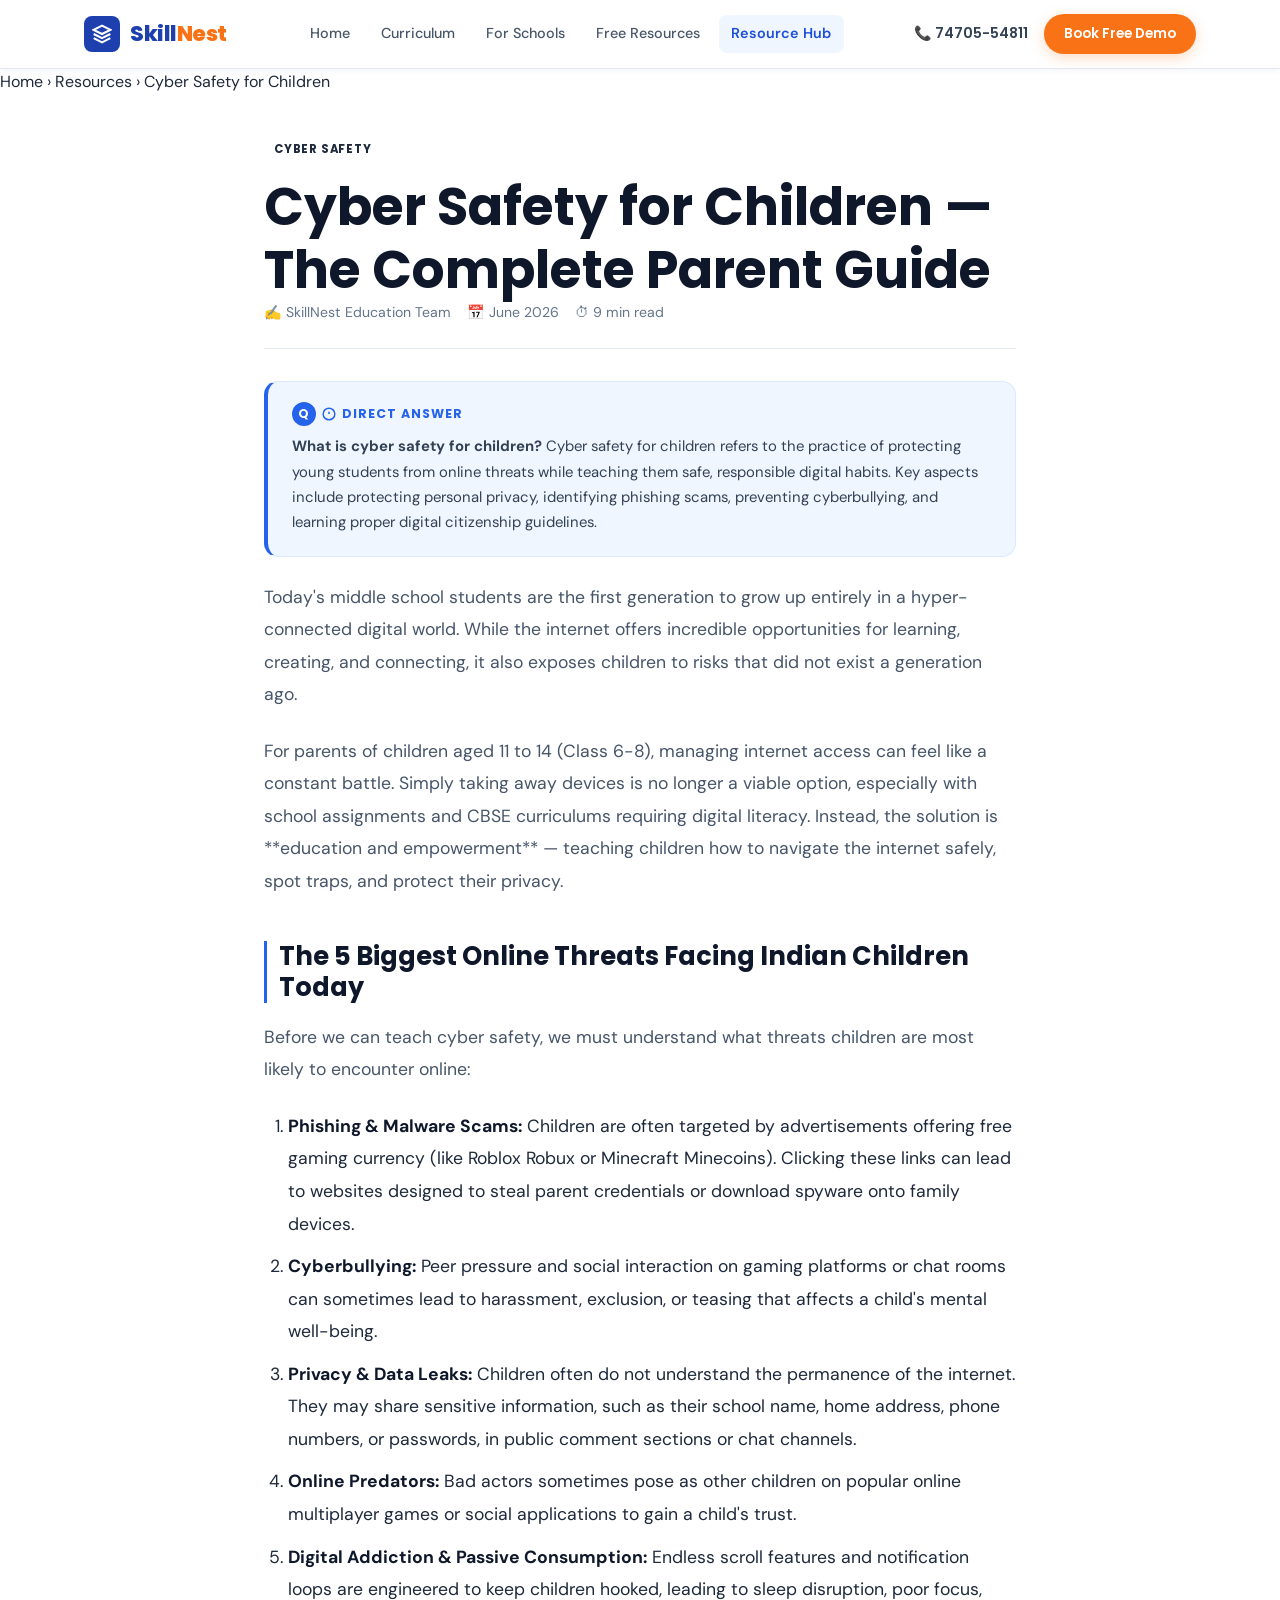
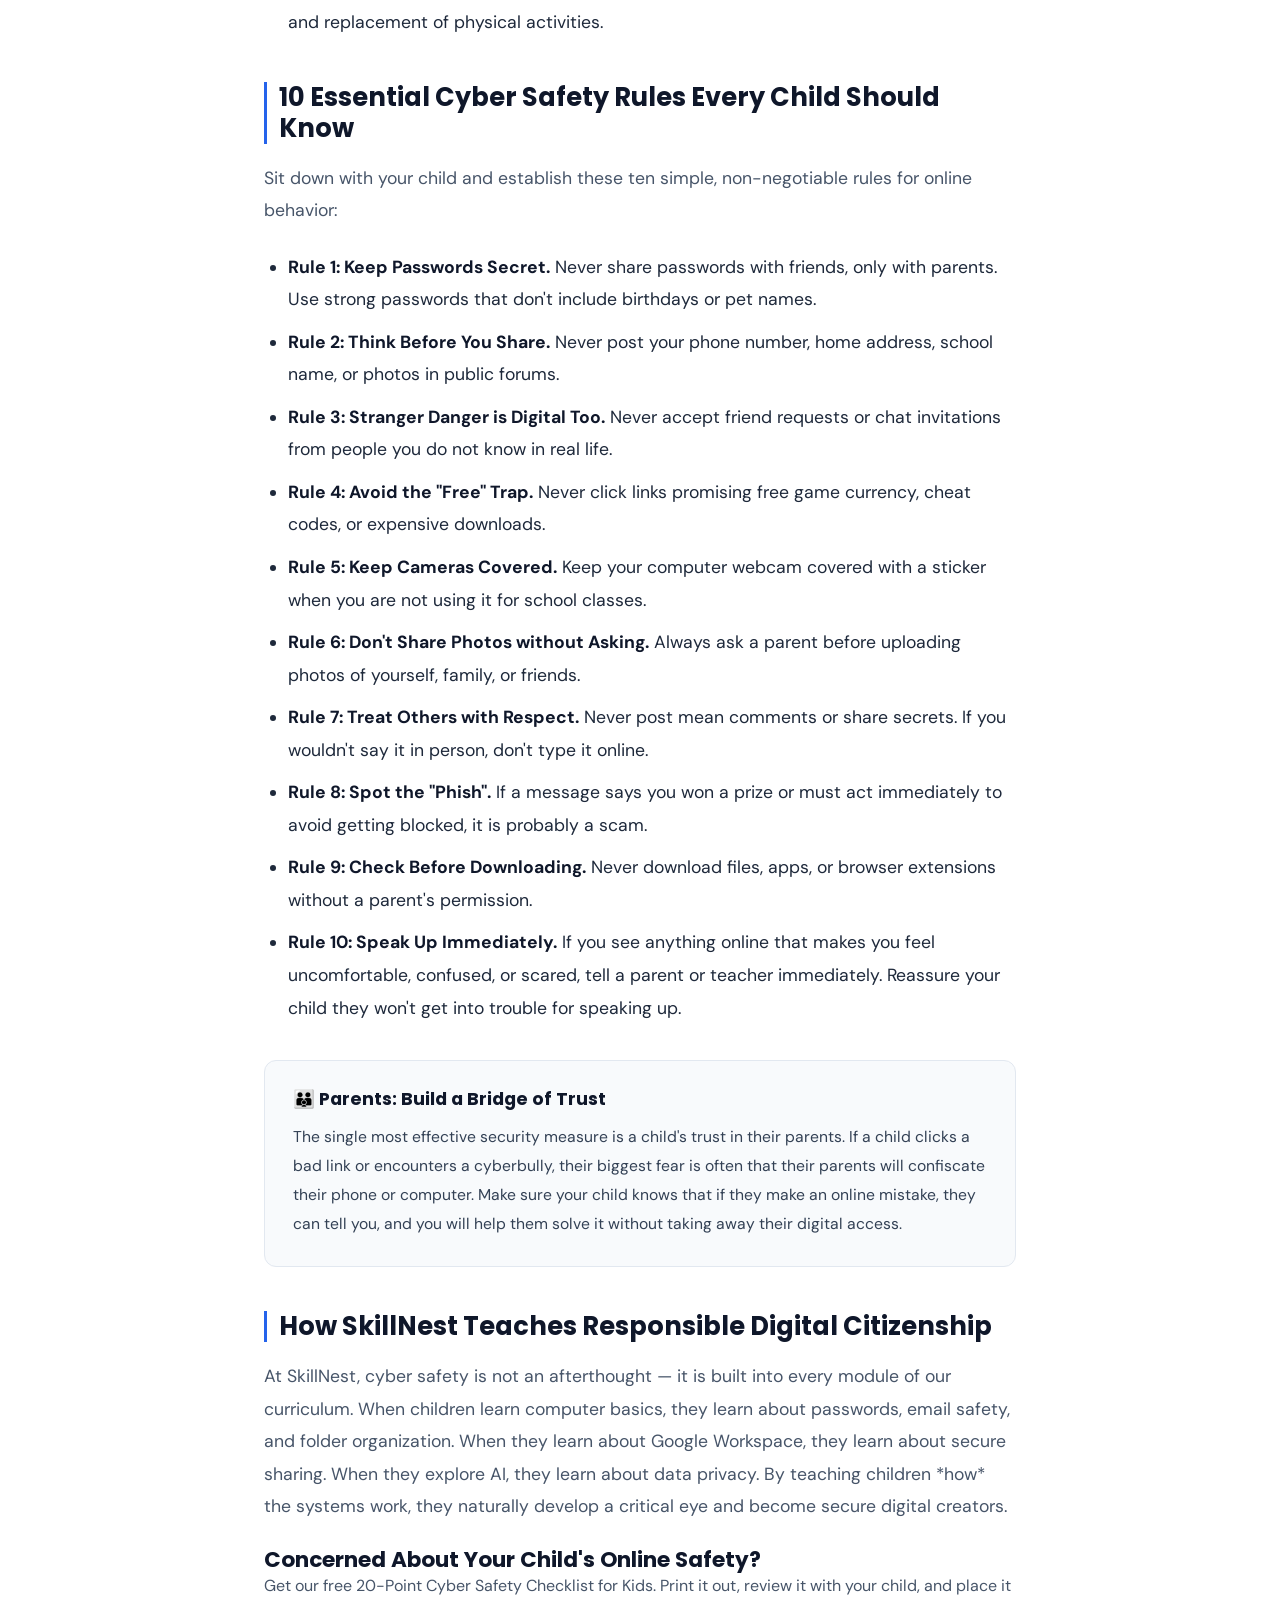
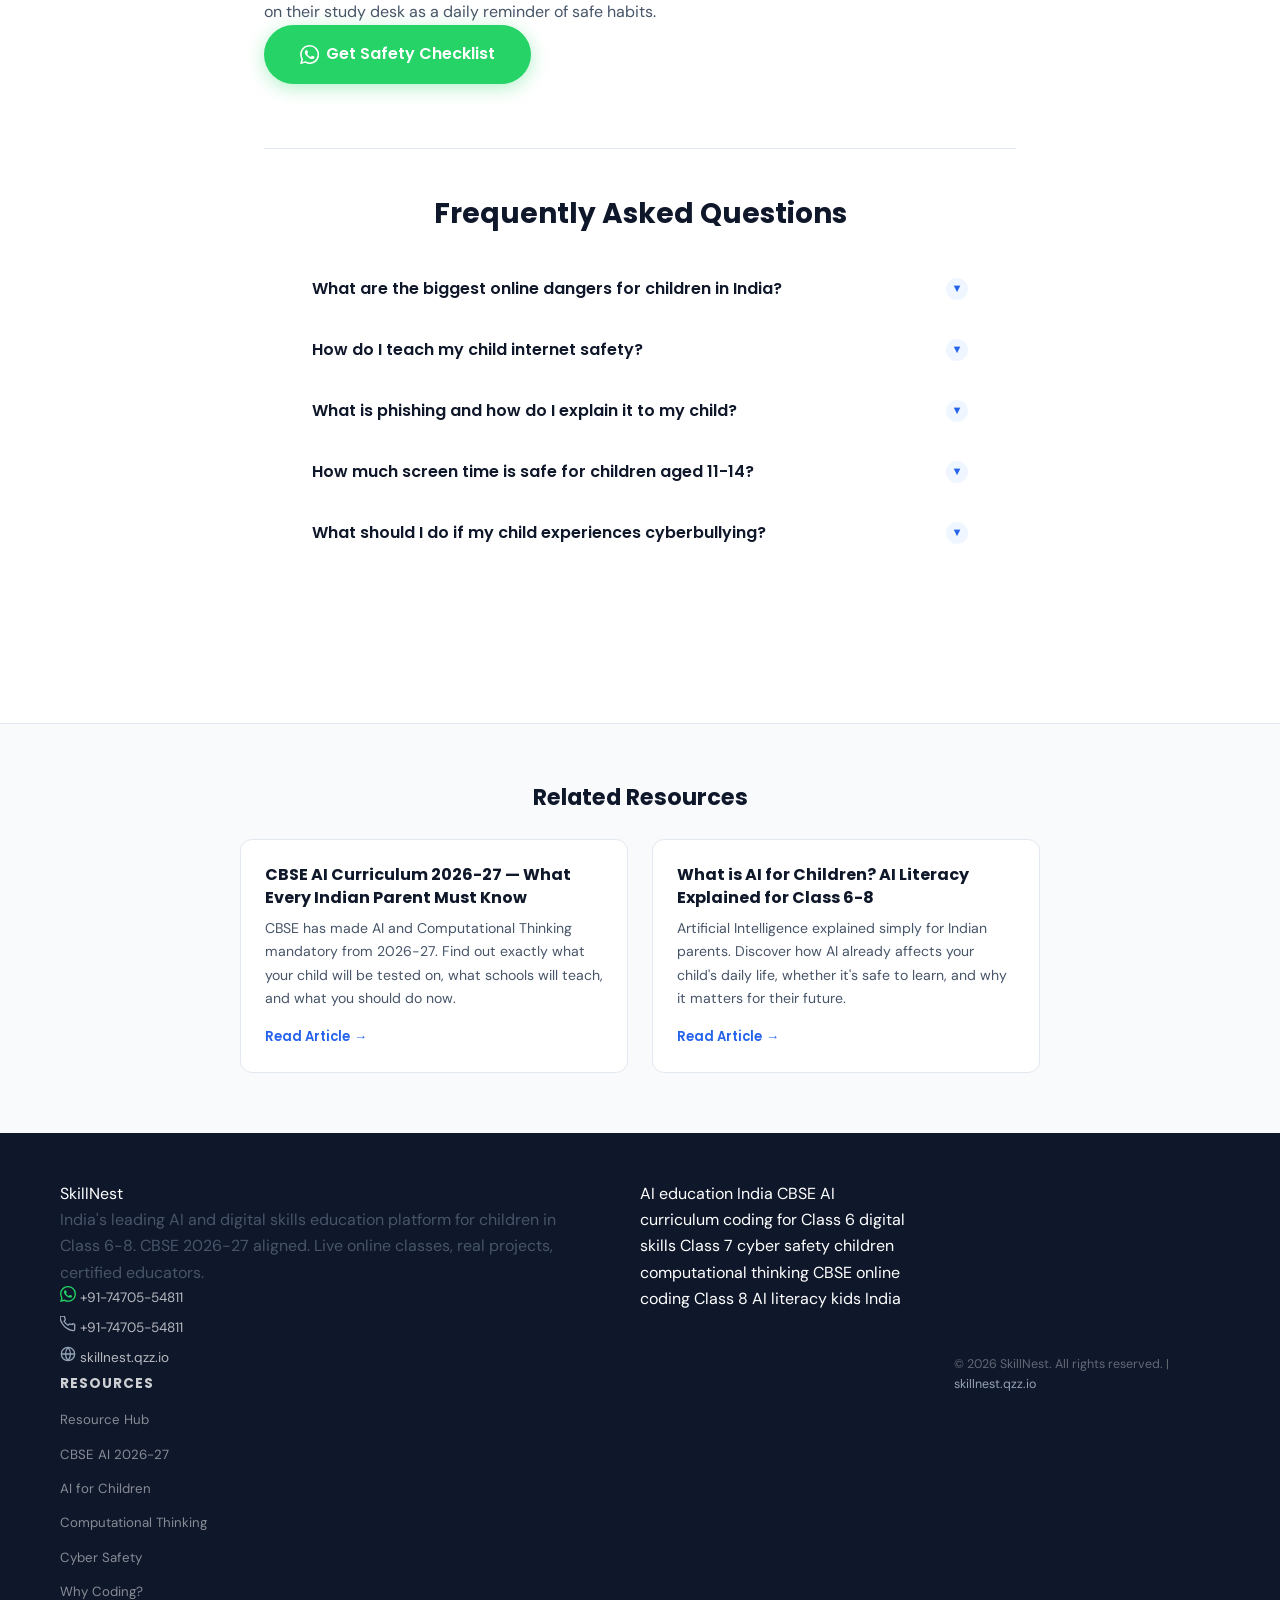
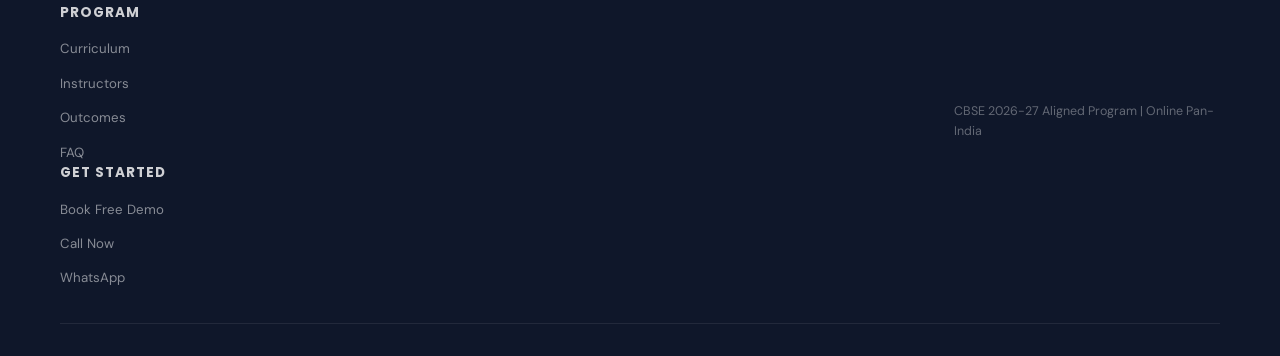
<file: resources/cyber-safety-for-kids.html>
<!DOCTYPE html>
<html lang="en">
<head>
    <!-- Google tag (gtag.js) -->
  <script async src="https://www.googletagmanager.com/gtag/js?id=G-G79W8GE4DS"></script>
  <script>
    window.dataLayer = window.dataLayer || [];
    function gtag(){dataLayer.push(arguments);}
    gtag('js', new Date());
  
    gtag('config', 'G-G79W8GE4DS');
  </script>
  <meta charset="UTF-8" />
  <meta name="viewport" content="width=device-width, initial-scale=1.0" />
  <title>Cyber Safety for Children — The Complete Parent Guide | SkillNest</title>
  <meta name="description" content="Everything Indian parents need to know about cyber safety for children aged 11-14. Online threats, protection strategies, cyber safety education, and how to teach children safe digital habits." />
  <link rel="canonical" href="https://skillnest.qzz.io/resources/cyber-safety-for-kids" />

  <!-- Open Graph -->
  <meta property="og:title" content="Cyber Safety for Children — The Complete Parent Guide | SkillNest" />
  <meta property="og:description" content="Everything Indian parents need to know about cyber safety for children aged 11-14. Online threats, protection strategies, cyber safety education, and how to teach children safe digital habits." />
  <meta property="og:url" content="https://skillnest.qzz.io/resources/cyber-safety-for-kids" />
  <meta property="og:type" content="article" />
  <meta property="og:site_name" content="SkillNest" />
  <meta property="og:image" content="https://skillnest.qzz.io/assets/og-cyber-safety.jpg" />
  <meta name="twitter:card" content="summary_large_image" />
  <meta name="twitter:title" content="Cyber Safety for Children — Parent Guide | SkillNest" />
  <meta name="twitter:description" content="A complete guide to online threats, rules, and communication strategies for child internet safety." />

  <!-- Fonts -->
  <link rel="preconnect" href="https://fonts.googleapis.com" />
  <link rel="preconnect" href="https://fonts.gstatic.com" crossorigin />
  <link href="https://fonts.googleapis.com/css2?family=Poppins:wght@400;500;600;700;800&family=DM+Sans:ital,wght@0,300;0,400;0,500;0,600;1,400&display=swap" rel="stylesheet" media="print" onload="this.media='all'" />
  <noscript><link href="https://fonts.googleapis.com/css2?family=Poppins:wght@400;500;600;700;800&family=DM+Sans:ital,wght@0,300;0,400;0,500;0,600;1,400&display=swap" rel="stylesheet" /></noscript>

  <!-- Schema Markup -->
  <script type="application/ld+json">
  [
    {
      "@context": "https://schema.org",
      "@type": "Article",
      "mainEntityOfPage": {
        "@type": "WebPage",
        "@id": "https://skillnest.qzz.io/resources/cyber-safety-for-kids"
      },
      "headline": "Cyber Safety for Children — The Complete Parent Guide",
      "description": "A comprehensive guide on cyber safety for children aged 11-14. Learn about common online threats, 10 safety rules, and how to build healthy digital habits.",
      "image": "https://skillnest.qzz.io/assets/og-cyber-safety.jpg",
      "datePublished": "2026-06-05T00:00:00+05:30",
      "dateModified": "2026-06-05T00:00:00+05:30",
      "author": {
        "@type": "Organization",
        "name": "SkillNest Education Team",
        "url": "https://skillnest.qzz.io"
      },
      "publisher": {
        "@type": "EducationalOrganization",
        "name": "SkillNest",
        "logo": {
          "@type": "ImageObject",
          "url": "https://skillnest.qzz.io/assets/logo.png"
        }
      }
    },
    {
      "@context": "https://schema.org",
      "@type": "BreadcrumbList",
      "itemListElement": [
        { "@type": "ListItem", "position": 1, "name": "Home", "item": "https://skillnest.qzz.io/" },
        { "@type": "ListItem", "position": 2, "name": "Resources", "item": "https://skillnest.qzz.io/resources/" },
        { "@type": "ListItem", "position": 3, "name": "Cyber Safety for Children", "item": "https://skillnest.qzz.io/resources/cyber-safety-for-kids" }
      ]
    },
    {
      "@context": "https://schema.org",
      "@type": "FAQPage",
      "mainEntity": [
        {
          "@type": "Question",
          "name": "What are the biggest online dangers for children in India?",
          "acceptedAnswer": {
            "@type": "Answer",
            "text": "The main online dangers include phishing scams, cyberbullying, data privacy leaks (sharing personal information), identity theft, exposure to inappropriate content, and game/screen addiction."
          }
        },
        {
          "@type": "Question",
          "name": "How do I teach my child internet safety?",
          "acceptedAnswer": {
            "@type": "Answer",
            "text": "Start by establishing open, non-judgmental communication. Teach them key rules like never sharing passwords or personal info, thinking before posting, and telling an adult immediately if anything online makes them uncomfortable."
          }
        },
        {
          "@type": "Question",
          "name": "What is phishing and how do I explain it to my child?",
          "acceptedAnswer": {
            "@type": "Answer",
            "text": "Phishing is a scam where tricksters send fake messages, links, or emails that look real to steal passwords or money. Explain it to your child as a 'digital trap' and tell them never to click links from unknown senders."
          }
        },
        {
          "@type": "Question",
          "name": "How much screen time is safe for children aged 11-14?",
          "acceptedAnswer": {
            "@type": "Answer",
            "text": "For children aged 11-14, experts suggest limiting recreational screen time to 1-2 hours daily. However, screen time spent actively learning, coding, or creating digital projects is considered positive, active time."
          }
        },
        {
          "@type": "Question",
          "name": "What should I do if my child experiences cyberbullying?",
          "acceptedAnswer": {
            "@type": "Answer",
            "text": "Reassure your child that it is not their fault. Do not respond to the bully. Block and report the user on the platform, keep screenshot evidence, and report serious issues to India's National Cyber Crime Portal (cybercrime.gov.in)."
          }
        }
      ]
    }
  ]
  </script>

  <link href="https://fonts.googleapis.com/css2?family=Poppins:wght@400;500;600;700;800&family=DM+Sans:ital,wght@0,300;0,400;0,500;0,600;1,400&display=swap" rel="stylesheet">
  <link rel="stylesheet" href="../css/main.css">
  <link rel="stylesheet" href="../css/components.css">
  <link rel="stylesheet" href="../css/pages.css">
  <link rel="stylesheet" href="../css/responsive.css">
  <link rel="stylesheet" href="../css/utilities.css">
  <link rel="icon" type="image/x-icon" href="../favicon.ico?v=2" />
  <link rel="icon" type="image/png" sizes="192x192" href="../favicon.png?v=2" />
</head>
<body>
  <a href="#main-content" class="skip-nav">Skip to main content</a>
  <!-- NAV -->
  <nav class="nav" role="navigation" aria-label="Main navigation">
    <div class="nav-inner">
      <a href="../index.html" class="nav-logo" aria-label="SkillNest Home">
        <div class="nav-logo-mark">
          <svg viewBox="0 0 24 24" aria-hidden="true"><path d="M12 2L2 7l10 5 10-5-10-5zM2 17l10 5 10-5M2 12l10 5 10-5"/></svg>
        </div>
        <span class="nav-brand">Skill<span>Nest</span></span>
      </a>
      
      <ul class="nav-links" id="navLinks" role="list">
        <li><a href="../index.html">Home</a></li>
        <li><a href="../index.html#curriculum">Curriculum</a></li>
        <li><a href="../for-schools/index.html">For Schools</a></li>
        <li><a href="../lead-magnets/index.html">Free Resources</a></li>
        <li><a href="index.html" class="active">Resource Hub</a></li>
      </ul>

      <div class="nav-actions">
        <a href="tel:+917470554811" class="nav-phone" aria-label="Call SkillNest at 74705-54811">📞 74705-54811</a>
        <a href="https://wa.me/917470554811?text=Hi%2C%20I%27d%20like%20to%20book%20a%20free%20demo%20class" target="_blank" rel="noopener" class="nav-cta" id="nav-demo-cta">Book Free Demo</a>
        <button class="nav-hamburger" id="hamburger" aria-label="Toggle menu" aria-expanded="false" aria-controls="navLinks">
          <span></span><span></span><span></span>
        </button>
      </div>
    </div>
  </nav>

  <!-- BREADCRUMB -->
  <nav class="breadcrumb-bar" aria-label="Breadcrumb">
    <div class="breadcrumb-inner">
      <a href="../index.html">Home</a>
      <span class="sep" aria-hidden="true">›</span>
      <a href="index.html">Resources</a>
      <span class="sep" aria-hidden="true">›</span>
      <span class="current">Cyber Safety for Children</span>
    </div>
  </nav>

  <main id="main-content" class="article-container">
    <article>
      <!-- HEADER -->
      <header class="article-header">
        <span class="article-cat">Cyber Safety</span>
        <h1>Cyber Safety for Children — The Complete Parent Guide</h1>
        <div class="article-meta">
          <span>✍ SkillNest Education Team</span>
          <span>📅 June 2026</span>
          <span>⏱ 9 min read</span>
        </div>
      </header>

      <!-- GEO ANSWER BLOCK -->
      <div class="geo-block">
        <div class="geo-label">
          <svg width="14" height="14" viewBox="0 0 24 24" fill="none" stroke="currentColor" stroke-width="2.5" aria-hidden="true"><circle cx="12" cy="12" r="10"/><path d="M12 8v4m0 4h.01"/></svg>
          Direct Answer
        </div>
        <p><strong>What is cyber safety for children?</strong> Cyber safety for children refers to the practice of protecting young students from online threats while teaching them safe, responsible digital habits. Key aspects include protecting personal privacy, identifying phishing scams, preventing cyberbullying, and learning proper digital citizenship guidelines.</p>
      </div>

      <!-- BODY -->
      <div class="article-content">
        <p>Today's middle school students are the first generation to grow up entirely in a hyper-connected digital world. While the internet offers incredible opportunities for learning, creating, and connecting, it also exposes children to risks that did not exist a generation ago.</p>

        <p>For parents of children aged 11 to 14 (Class 6-8), managing internet access can feel like a constant battle. Simply taking away devices is no longer a viable option, especially with school assignments and CBSE curriculums requiring digital literacy. Instead, the solution is **education and empowerment** — teaching children how to navigate the internet safely, spot traps, and protect their privacy.</p>

        <h2>The 5 Biggest Online Threats Facing Indian Children Today</h2>
        <p>Before we can teach cyber safety, we must understand what threats children are most likely to encounter online:</p>
        
        <ol>
          <li><strong>Phishing & Malware Scams:</strong> Children are often targeted by advertisements offering free gaming currency (like Roblox Robux or Minecraft Minecoins). Clicking these links can lead to websites designed to steal parent credentials or download spyware onto family devices.</li>
          <li><strong>Cyberbullying:</strong> Peer pressure and social interaction on gaming platforms or chat rooms can sometimes lead to harassment, exclusion, or teasing that affects a child's mental well-being.</li>
          <li><strong>Privacy & Data Leaks:</strong> Children often do not understand the permanence of the internet. They may share sensitive information, such as their school name, home address, phone numbers, or passwords, in public comment sections or chat channels.</li>
          <li><strong>Online Predators:</strong> Bad actors sometimes pose as other children on popular online multiplayer games or social applications to gain a child's trust.</li>
          <li><strong>Digital Addiction & Passive Consumption:</strong> Endless scroll features and notification loops are engineered to keep children hooked, leading to sleep disruption, poor focus, and replacement of physical activities.</li>
        </ol>

        <h2>10 Essential Cyber Safety Rules Every Child Should Know</h2>
        <p>Sit down with your child and establish these ten simple, non-negotiable rules for online behavior:</p>
        <ul>
          <li><strong>Rule 1: Keep Passwords Secret.</strong> Never share passwords with friends, only with parents. Use strong passwords that don't include birthdays or pet names.</li>
          <li><strong>Rule 2: Think Before You Share.</strong> Never post your phone number, home address, school name, or photos in public forums.</li>
          <li><strong>Rule 3: Stranger Danger is Digital Too.</strong> Never accept friend requests or chat invitations from people you do not know in real life.</li>
          <li><strong>Rule 4: Avoid the "Free" Trap.</strong> Never click links promising free game currency, cheat codes, or expensive downloads.</li>
          <li><strong>Rule 5: Keep Cameras Covered.</strong> Keep your computer webcam covered with a sticker when you are not using it for school classes.</li>
          <li><strong>Rule 6: Don't Share Photos without Asking.</strong> Always ask a parent before uploading photos of yourself, family, or friends.</li>
          <li><strong>Rule 7: Treat Others with Respect.</strong> Never post mean comments or share secrets. If you wouldn't say it in person, don't type it online.</li>
          <li><strong>Rule 8: Spot the "Phish".</strong> If a message says you won a prize or must act immediately to avoid getting blocked, it is probably a scam.</li>
          <li><strong>Rule 9: Check Before Downloading.</strong> Never download files, apps, or browser extensions without a parent's permission.</li>
          <li><strong>Rule 10: Speak Up Immediately.</strong> If you see anything online that makes you feel uncomfortable, confused, or scared, tell a parent or teacher immediately. Reassure your child they won't get into trouble for speaking up.</li>
        </ul>

        <div class="callout-box">
          <h4>👪 Parents: Build a Bridge of Trust</h4>
          <p>The single most effective security measure is a child's trust in their parents. If a child clicks a bad link or encounters a cyberbully, their biggest fear is often that their parents will confiscate their phone or computer. Make sure your child knows that if they make an online mistake, they can tell you, and you will help them solve it without taking away their digital access.</p>
        </div>

        <h2>How SkillNest Teaches Responsible Digital Citizenship</h2>
        <p>At SkillNest, cyber safety is not an afterthought — it is built into every module of our curriculum. When children learn computer basics, they learn about passwords, email safety, and folder organization. When they learn about Google Workspace, they learn about secure sharing. When they explore AI, they learn about data privacy. By teaching children *how* the systems work, they naturally develop a critical eye and become secure digital creators.</p>
      </div>

      <!-- WHATSAPP CTA -->
      <div class="article-wa-cta">
        <h3>Concerned About Your Child's Online Safety?</h3>
        <p>Get our free 20-Point Cyber Safety Checklist for Kids. Print it out, review it with your child, and place it on their study desk as a daily reminder of safe habits.</p>
        <a href="https://wa.me/917470554811?text=Hi%2C%20please%20send%20me%20the%20Cyber%20Safety%20Checklist%20for%20my%20child" class="btn btn-wa btn-lg" aria-label="Get Checklist on WhatsApp">
          <svg viewBox="0 0 24 24" aria-hidden="true"><path d="M17.472 14.382c-.297-.149-1.758-.867-2.03-.967-.273-.099-.471-.148-.67.15-.197.297-.767.966-.94 1.164-.173.199-.347.223-.644.075-.297-.15-1.255-.463-2.39-1.475-.883-.788-1.48-1.761-1.653-2.059-.173-.297-.018-.458.13-.606.134-.133.298-.347.446-.52.149-.174.198-.298.298-.497.099-.198.05-.371-.025-.52-.075-.149-.669-1.612-.916-2.207-.242-.579-.487-.5-.669-.51-.173-.008-.371-.01-.57-.01-.198 0-.52.074-.792.372-.272.297-1.04 1.016-1.04 2.479 0 1.462 1.065 2.875 1.213 3.074.149.198 2.096 3.2 5.077 4.487.709.306 1.262.489 1.694.625.712.227 1.36.195 1.871.118.571-.085 1.758-.719 2.006-1.413.248-.694.248-1.289.173-1.413-.074-.124-.272-.198-.57-.347m-5.421 7.403h-.004a9.87 9.87 0 01-5.031-1.378l-.361-.214-3.741.982.998-3.648-.235-.374a9.86 9.86 0 01-1.51-5.26c.001-5.45 4.436-9.884 9.888-9.884 2.64 0 5.122 1.03 6.988 2.898a9.825 9.825 0 012.893 6.994c-.003 5.45-4.437 9.884-9.885 9.884m8.413-18.297A11.815 11.815 0 0012.05 0C5.495 0 .16 5.335.157 11.892c0 2.096.547 4.142 1.588 5.945L.057 24l6.305-1.654a11.882 11.882 0 005.683 1.448h.005c6.554 0 11.89-5.335 11.893-11.893a11.821 11.821 0 00-3.48-8.413Z"/></svg>
          Get Safety Checklist
        </a>
      </div>

      <!-- FAQ SECTION -->
      <section class="faq-wrapper" aria-label="Frequently Asked Questions">
        <h2 class="faq-title">Frequently Asked Questions</h2>
        <div class="faq-list">
          <div class="faq-item">
            <button class="faq-question" aria-expanded="false">
              What are the biggest online dangers for children in India?
              <span class="faq-chevron" aria-hidden="true">▼</span>
            </button>
            <div class="faq-answer">
              <div class="faq-answer-inner">
                The main online dangers include phishing scams, cyberbullying, data privacy leaks (sharing personal information), identity theft, exposure to inappropriate content, and game/screen addiction.
              </div>
            </div>
          </div>

          <div class="faq-item">
            <button class="faq-question" aria-expanded="false">
              How do I teach my child internet safety?
              <span class="faq-chevron" aria-hidden="true">▼</span>
            </button>
            <div class="faq-answer">
              <div class="faq-answer-inner">
                Start by establishing open, non-judgmental communication. Teach them key rules like never sharing passwords or personal info, thinking before posting, and telling an adult immediately if anything online makes them uncomfortable.
              </div>
            </div>
          </div>

          <div class="faq-item">
            <button class="faq-question" aria-expanded="false">
              What is phishing and how do I explain it to my child?
              <span class="faq-chevron" aria-hidden="true">▼</span>
            </button>
            <div class="faq-answer">
              <div class="faq-answer-inner">
                Phishing is a scam where tricksters send fake messages, links, or emails that look real to steal passwords or money. Explain it to your child as a 'digital trap' and tell them never to click links from unknown senders.
              </div>
            </div>
          </div>

          <div class="faq-item">
            <button class="faq-question" aria-expanded="false">
              How much screen time is safe for children aged 11-14?
              <span class="faq-chevron" aria-hidden="true">▼</span>
            </button>
            <div class="faq-answer">
              <div class="faq-answer-inner">
                For children aged 11-14, experts suggest limiting recreational screen time to 1-2 hours daily. However, screen time spent actively learning, coding, or creating digital projects is considered positive, active time.
              </div>
            </div>
          </div>

          <div class="faq-item">
            <button class="faq-question" aria-expanded="false">
              What should I do if my child experiences cyberbullying?
              <span class="faq-chevron" aria-hidden="true">▼</span>
            </button>
            <div class="faq-answer">
              <div class="faq-answer-inner">
                Reassure your child that it is not their fault. Do not respond to the bully. Block and report the user on the platform, keep screenshot evidence, and report serious issues to India's National Cyber Crime Portal (cybercrime.gov.in).
              </div>
            </div>
          </div>
        </div>
      </section>
    </article>
  </main>

  <!-- RELATED ARTICLES -->
  <section class="related-wrapper">
    <div class="related-inner">
      <h3 class="related-title">Related Resources</h3>
      <div class="related-grid">
        <div class="related-card">
          <h4>CBSE AI Curriculum 2026-27 — What Every Indian Parent Must Know</h4>
          <p>CBSE has made AI and Computational Thinking mandatory from 2026-27. Find out exactly what your child will be tested on, what schools will teach, and what you should do now.</p>
          <a href="cbse-ai-curriculum-2026.html" class="link">Read Article</a>
        </div>
        <div class="related-card">
          <h4>What is AI for Children? AI Literacy Explained for Class 6-8</h4>
          <p>Artificial Intelligence explained simply for Indian parents. Discover how AI already affects your child's daily life, whether it's safe to learn, and why it matters for their future.</p>
          <a href="what-is-ai-for-kids.html" class="link">Read Article</a>
        </div>
      </div>
    </div>
  </section>

  <!-- FOOTER -->
  <footer class="footer" role="contentinfo">
    <div class="footer-inner">
      <div class="footer-grid">
        <div class="footer-brand">
          <div class="brand-name">Skill<span>Nest</span></div>
          <p>India's leading AI and digital skills education platform for children in Class 6-8. CBSE 2026-27 aligned. Live online classes, real projects, certified educators.</p>
          <div class="footer-contact">
            <a href="https://wa.me/917470554811" aria-label="WhatsApp SkillNest">
              <svg width="16" height="16" viewBox="0 0 24 24" fill="#25d366" aria-hidden="true"><path d="M17.472 14.382c-.297-.149-1.758-.867-2.03-.967-.273-.099-.471-.148-.67.15-.197.297-.767.966-.94 1.164-.173.199-.347.223-.644.075-.297-.15-1.255-.463-2.39-1.475-.883-.788-1.48-1.761-1.653-2.059-.173-.297-.018-.458.13-.606.134-.133.298-.347.446-.52.149-.174.198-.298.298-.497.099-.198.05-.371-.025-.52-.075-.149-.669-1.612-.916-2.207-.242-.579-.487-.5-.669-.51-.173-.008-.371-.01-.57-.01-.198 0-.52.074-.792.372-.272.297-1.04 1.016-1.04 2.479 0 1.462 1.065 2.875 1.213 3.074.149.198 2.096 3.2 5.077 4.487.709.306 1.262.489 1.694.625.712.227 1.36.195 1.871.118.571-.085 1.758-.719 2.006-1.413.248-.694.248-1.289.173-1.413-.074-.124-.272-.198-.57-.347m-5.421 7.403h-.004a9.87 9.87 0 01-5.031-1.378l-.361-.214-3.741.982.998-3.648-.235-.374a9.86 9.86 0 01-1.51-5.26c.001-5.45 4.436-9.884 9.888-9.884 2.64 0 5.122 1.03 6.988 2.898a9.825 9.825 0 012.893 6.994c-.003 5.45-4.437 9.884-9.885 9.884m8.413-18.297A11.815 11.815 0 0012.05 0C5.495 0 .16 5.335.157 11.892c0 2.096.547 4.142 1.588 5.945L.057 24l6.305-1.654a11.882 11.882 0 005.683 1.448h.005c6.554 0 11.89-5.335 11.893-11.893a11.821 11.821 0 00-3.48-8.413Z"/></svg>
              +91-74705-54811
            </a>
            <a href="tel:+917470554811" aria-label="Call SkillNest">
              <svg width="16" height="16" viewBox="0 0 24 24" fill="none" stroke="#94a3b8" stroke-width="2" aria-hidden="true"><path d="M22 16.92v3a2 2 0 01-2.18 2 19.79 19.79 0 01-8.63-3.07A19.5 19.5 0 013.07 10.8a19.79 19.79 0 01-3.07-8.63A2 2 0 012 0h3a2 2 0 012 1.72c.127.96.361 1.903.7 2.81a2 2 0 01-.45 2.11L6.09 7.91a16 16 0 006 6l1.27-1.27a2 2 0 012.11-.45c.907.339 1.85.573 2.81.7A2 2 0 0122 14.92l.02 2z"/></svg>
              +91-74705-54811
            </a>
            <a href="https://skillnest.qzz.io" aria-label="SkillNest website">
              <svg width="16" height="16" viewBox="0 0 24 24" fill="none" stroke="#94a3b8" stroke-width="2" aria-hidden="true"><circle cx="12" cy="12" r="10"/><path d="M2 12h20M12 2a15.3 15.3 0 010 20M12 2a15.3 15.3 0 000 20"/></svg>
              skillnest.qzz.io
            </a>
          </div>
        </div>
        <div class="footer-col">
          <h4>Resources</h4>
          <ul>
            <li><a href="index.html">Resource Hub</a></li>
            <li><a href="cbse-ai-curriculum-2026.html">CBSE AI 2026-27</a></li>
            <li><a href="what-is-ai-for-kids.html">AI for Children</a></li>
            <li><a href="what-is-computational-thinking.html">Computational Thinking</a></li>
            <li><a href="cyber-safety-for-kids.html">Cyber Safety</a></li>
            <li><a href="why-coding-for-kids.html">Why Coding?</a></li>
          </ul>
        </div>
        <div class="footer-col">
          <h4>Program</h4>
          <ul>
            <li><a href="../index.html#curriculum">Curriculum</a></li>
            <li><a href="../index.html#instructors">Instructors</a></li>
            <li><a href="../index.html#outcomes">Outcomes</a></li>
            <li><a href="../index.html#faq">FAQ</a></li>
          </ul>
        </div>
        <div class="footer-col">
          <h4>Get Started</h4>
          <ul>
            <li><a href="https://wa.me/917470554811?text=Hi%2C%20I%20want%20to%20book%20a%20free%20demo">Book Free Demo</a></li>
            <li><a href="tel:+917470554811">Call Now</a></li>
            <li><a href="https://wa.me/917470554811">WhatsApp</a></li>
          </ul>
        </div>
      </div>
      <div class="keyword-pills">
        <span class="kpill">AI education India</span>
        <span class="kpill">CBSE AI curriculum</span>
        <span class="kpill">coding for Class 6</span>
        <span class="kpill">digital skills Class 7</span>
        <span class="kpill">cyber safety children</span>
        <span class="kpill">computational thinking CBSE</span>
        <span class="kpill">online coding Class 8</span>
        <span class="kpill">AI literacy kids India</span>
      </div>
      <div class="footer-bottom">
        <p>© 2026 SkillNest. All rights reserved. | <a href="https://skillnest.qzz.io" class="text-slate-400">skillnest.qzz.io</a></p>
        <p>CBSE 2026-27 Aligned Program | Online Pan-India</p>
      </div>
    </div>
  </footer>

  <script src="../js/main.js" defer></script>
<script src="../js/navigation.js" defer></script>
<script src="../js/faq.js" defer></script>
<script src="../js/interactions.js" defer></script>
</body>
</html>
</file>
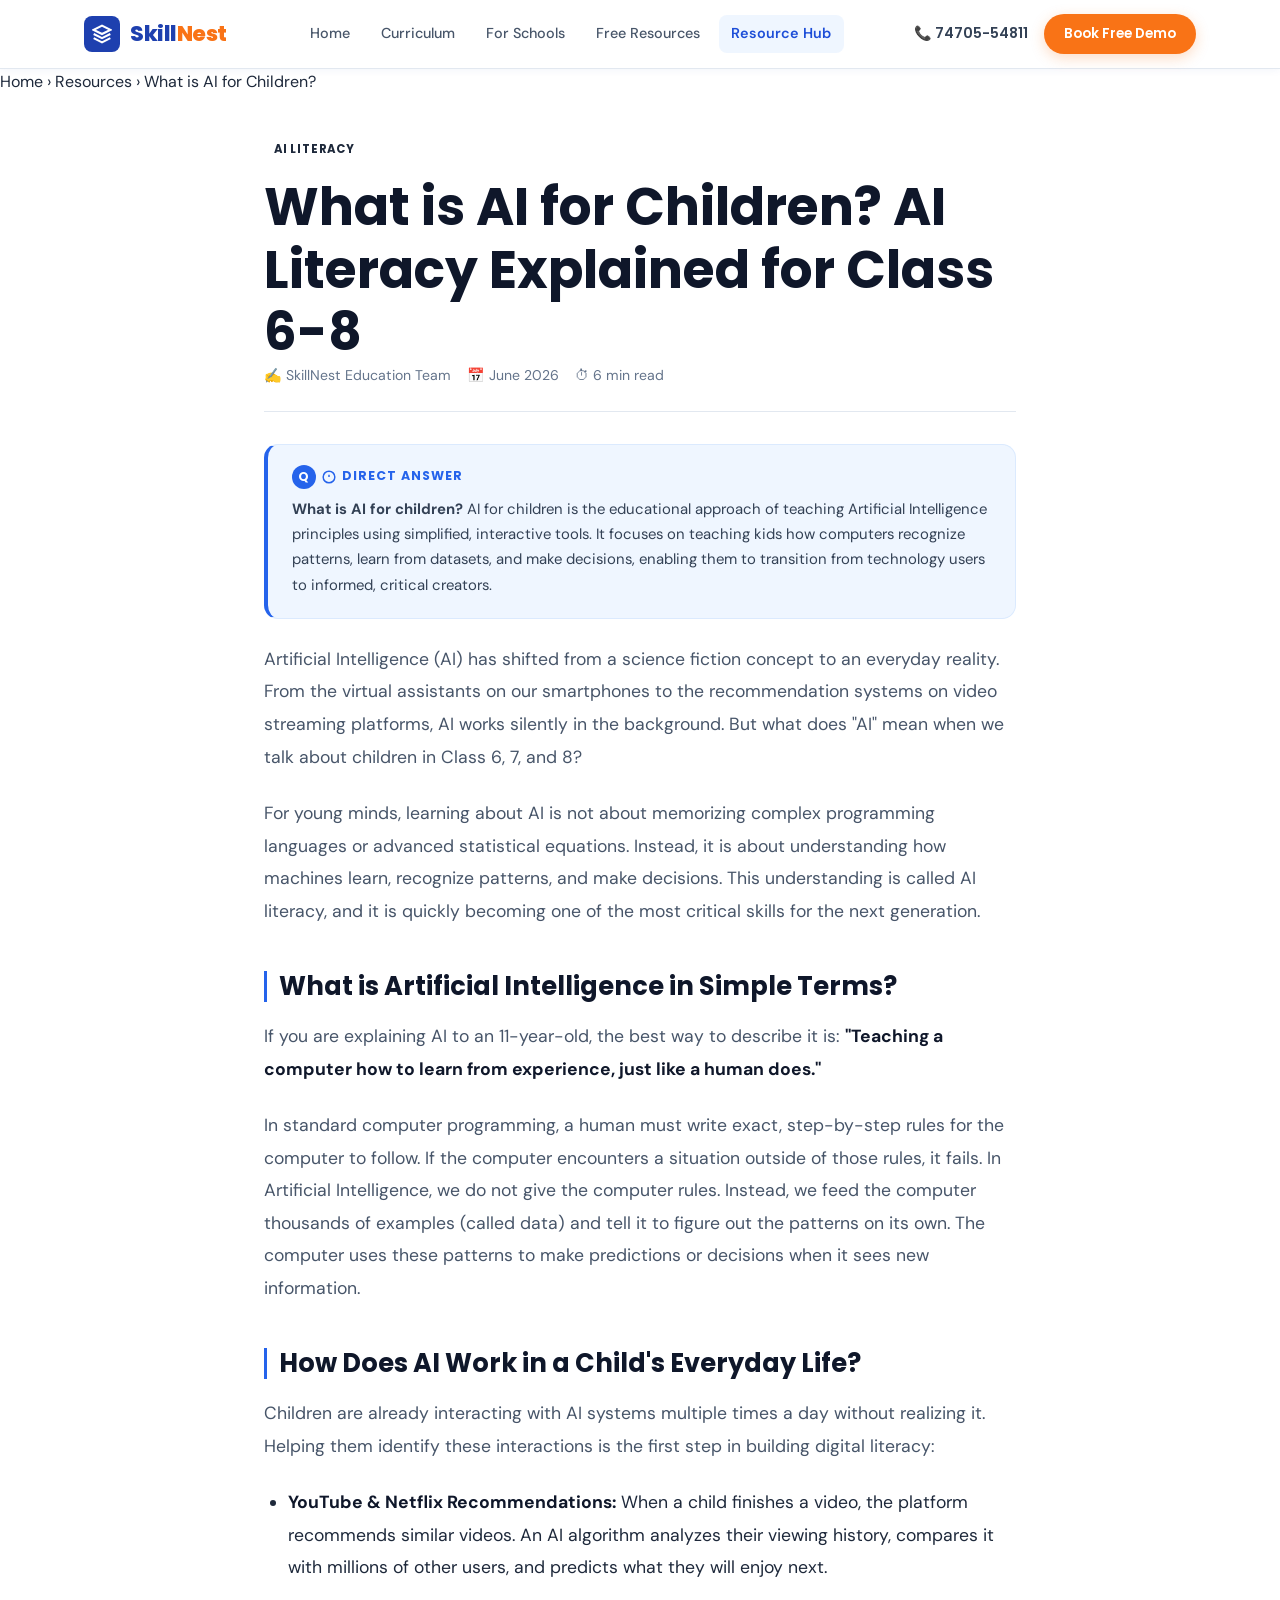
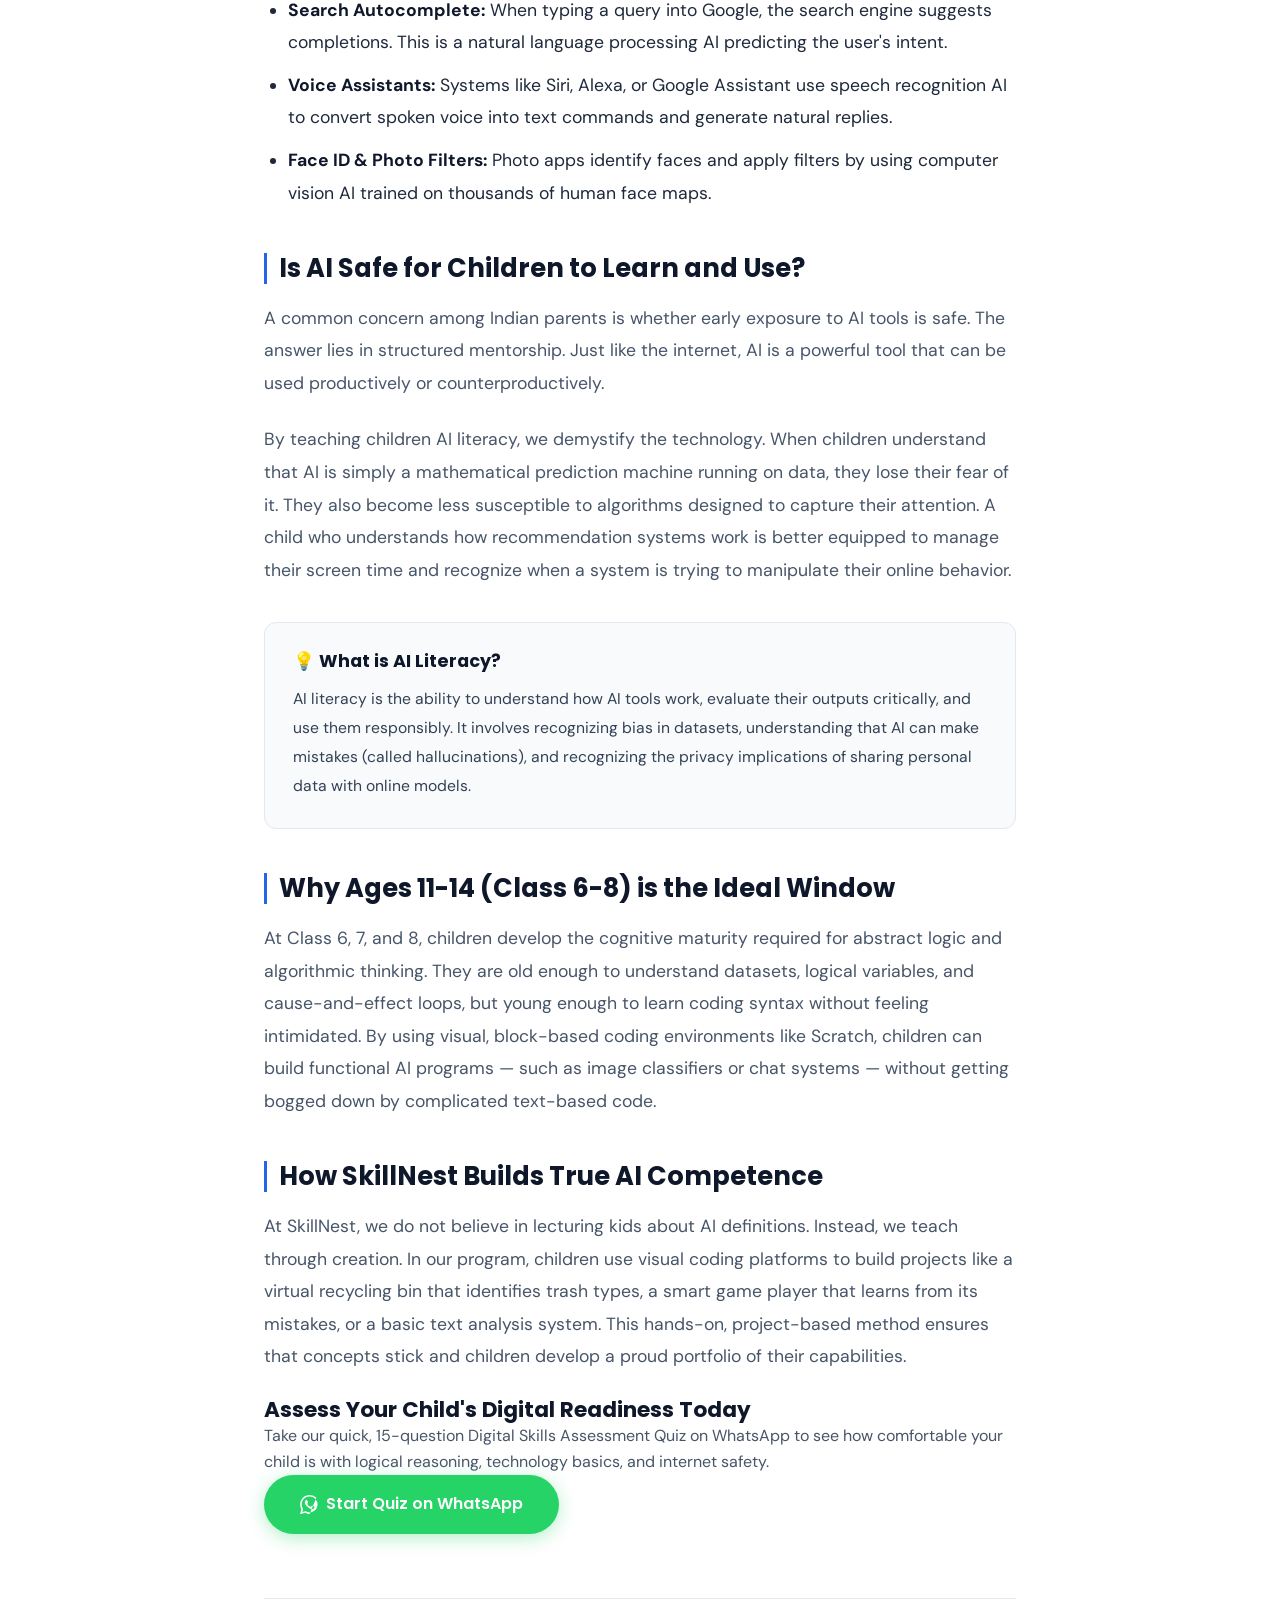
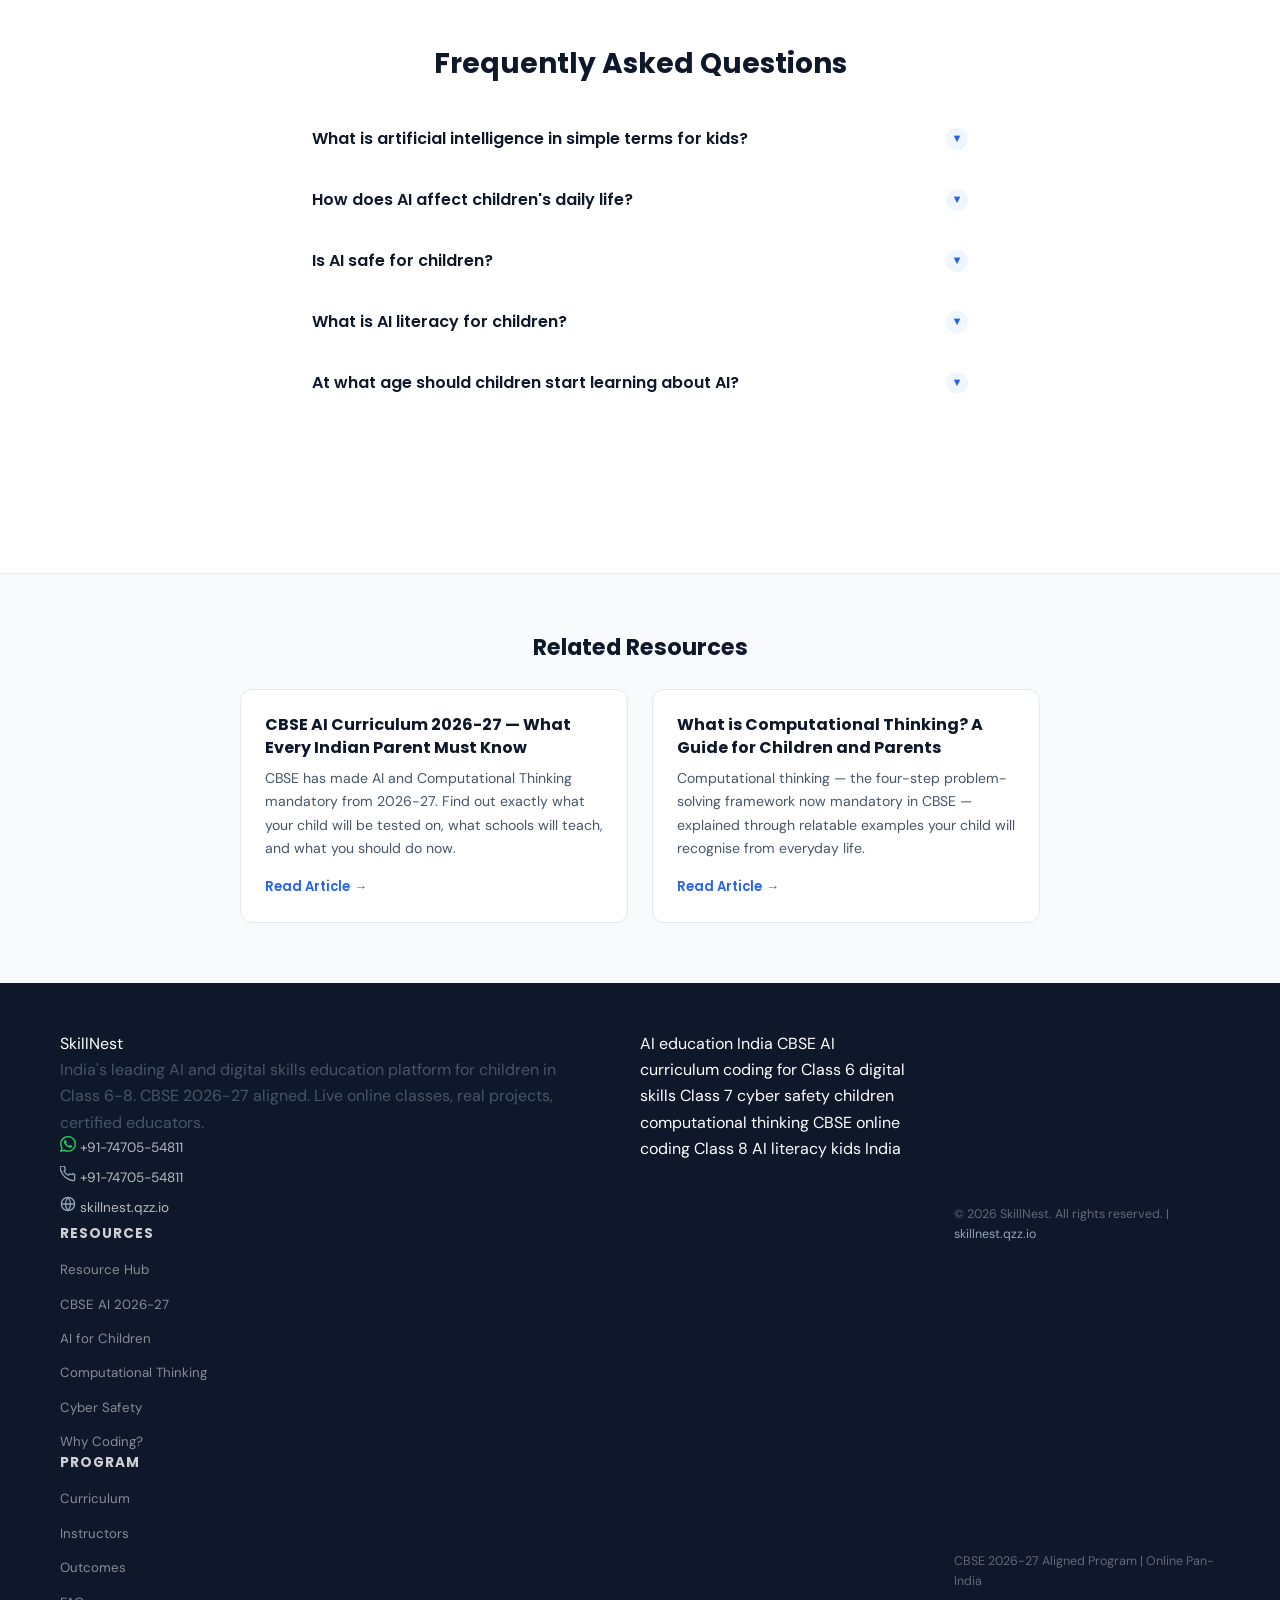
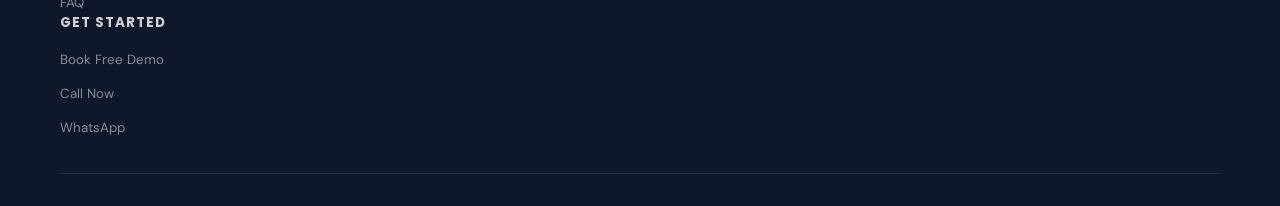
<file: resources/what-is-ai-for-kids.html>
<!DOCTYPE html>
<html lang="en">
<head>
    <!-- Google tag (gtag.js) -->
  <script async src="https://www.googletagmanager.com/gtag/js?id=G-G79W8GE4DS"></script>
  <script>
    window.dataLayer = window.dataLayer || [];
    function gtag(){dataLayer.push(arguments);}
    gtag('js', new Date());
  
    gtag('config', 'G-G79W8GE4DS');
  </script>
  <meta charset="UTF-8" />
  <meta name="viewport" content="width=device-width, initial-scale=1.0" />
  <title>What is AI for Children? AI Literacy Explained for Class 6-8 | SkillNest</title>
  <meta name="description" content="AI explained for Indian children and parents. What is artificial intelligence, how does it work in everyday life, is it safe for children, and why should Class 6-8 students learn about AI?" />
  <link rel="canonical" href="https://skillnest.qzz.io/resources/what-is-ai-for-kids" />

  <!-- Open Graph -->
  <meta property="og:title" content="What is AI for Children? AI Literacy Explained for Class 6-8 | SkillNest" />
  <meta property="og:description" content="AI explained for Indian children and parents. What is artificial intelligence, how does it work in everyday life, is it safe for children, and why should Class 6-8 students learn about AI?" />
  <meta property="og:url" content="https://skillnest.qzz.io/resources/what-is-ai-for-kids" />
  <meta property="og:type" content="article" />
  <meta property="og:site_name" content="SkillNest" />
  <meta property="og:image" content="https://skillnest.qzz.io/assets/og-ai-for-kids.jpg" />
  <meta name="twitter:card" content="summary_large_image" />
  <meta name="twitter:title" content="What is AI for Children? Explained for Class 6-8 | SkillNest" />
  <meta name="twitter:description" content="An easy-to-understand explanation of AI, everyday technology, and AI literacy for Indian parents and students." />

  <!-- Fonts -->
  <link rel="preconnect" href="https://fonts.googleapis.com" />
  <link rel="preconnect" href="https://fonts.gstatic.com" crossorigin />
  <link href="https://fonts.googleapis.com/css2?family=Poppins:wght@400;500;600;700;800&family=DM+Sans:ital,wght@0,300;0,400;0,500;0,600;1,400&display=swap" rel="stylesheet" media="print" onload="this.media='all'" />
  <noscript><link href="https://fonts.googleapis.com/css2?family=Poppins:wght@400;500;600;700;800&family=DM+Sans:ital,wght@0,300;0,400;0,500;0,600;1,400&display=swap" rel="stylesheet" /></noscript>

  <!-- Schema Markup -->
  <script type="application/ld+json">
  [
    {
      "@context": "https://schema.org",
      "@type": "Article",
      "mainEntityOfPage": {
        "@type": "WebPage",
        "@id": "https://skillnest.qzz.io/resources/what-is-ai-for-kids"
      },
      "headline": "What is AI for Children? AI Literacy Explained for Class 6-8",
      "description": "AI explained simply for children and parents. Learn what AI is, how it works in daily life, safety considerations, and the benefits of AI literacy.",
      "image": "https://skillnest.qzz.io/assets/og-ai-for-kids.jpg",
      "datePublished": "2026-06-05T00:00:00+05:30",
      "dateModified": "2026-06-05T00:00:00+05:30",
      "author": {
        "@type": "Organization",
        "name": "SkillNest Education Team",
        "url": "https://skillnest.qzz.io"
      },
      "publisher": {
        "@type": "EducationalOrganization",
        "name": "SkillNest",
        "logo": {
          "@type": "ImageObject",
          "url": "https://skillnest.qzz.io/assets/logo.png"
        }
      }
    },
    {
      "@context": "https://schema.org",
      "@type": "BreadcrumbList",
      "itemListElement": [
        { "@type": "ListItem", "position": 1, "name": "Home", "item": "https://skillnest.qzz.io/" },
        { "@type": "ListItem", "position": 2, "name": "Resources", "item": "https://skillnest.qzz.io/resources/" },
        { "@type": "ListItem", "position": 3, "name": "What is AI for Children?", "item": "https://skillnest.qzz.io/resources/what-is-ai-for-kids" }
      ]
    },
    {
      "@context": "https://schema.org",
      "@type": "FAQPage",
      "mainEntity": [
        {
          "@type": "Question",
          "name": "What is artificial intelligence in simple terms for kids?",
          "acceptedAnswer": {
            "@type": "Answer",
            "text": "Artificial Intelligence, or AI, is when computers or software are trained to think, learn, and make decisions similar to how humans do, like recognizing pictures or playing a game."
          }
        },
        {
          "@type": "Question",
          "name": "How does AI affect children's daily life?",
          "acceptedAnswer": {
            "@type": "Answer",
            "text": "AI powers many daily applications kids use, such as search auto-complete on Google, video suggestions on YouTube, voice commands to Siri or Alexa, spam filters in email, and character behaviors in video games."
          }
        },
        {
          "@type": "Question",
          "name": "Is AI safe for children?",
          "acceptedAnswer": {
            "@type": "Answer",
            "text": "AI is safe and highly beneficial when children are taught to use it responsibly. AI literacy helps children understand how algorithms work, protect their privacy, and critically assess machine-generated results."
          }
        },
        {
          "@type": "Question",
          "name": "What is AI literacy for children?",
          "acceptedAnswer": {
            "@type": "Answer",
            "text": "AI literacy is the understanding of what AI is, how it works, how to use AI tools responsibly, and the ability to think critically about AI's impact, limitations, and ethical considerations."
          }
        },
        {
          "@type": "Question",
          "name": "At what age should children start learning about AI?",
          "acceptedAnswer": {
            "@type": "Answer",
            "text": "Middle school (ages 11-14 or Class 6-8) is the ideal window. At this stage, children have the mathematical and logical foundations to understand algorithmic systems and block-based programming."
          }
        }
      ]
    }
  ]
  </script>

  <link href="https://fonts.googleapis.com/css2?family=Poppins:wght@400;500;600;700;800&family=DM+Sans:ital,wght@0,300;0,400;0,500;0,600;1,400&display=swap" rel="stylesheet">
  <link rel="stylesheet" href="../css/main.css">
  <link rel="stylesheet" href="../css/components.css">
  <link rel="stylesheet" href="../css/pages.css">
  <link rel="stylesheet" href="../css/responsive.css">
  <link rel="stylesheet" href="../css/utilities.css">
  <link rel="icon" type="image/x-icon" href="../favicon.ico?v=2" />
  <link rel="icon" type="image/png" sizes="192x192" href="../favicon.png?v=2" />
</head>
<body>
  <a href="#main-content" class="skip-nav">Skip to main content</a>
  <!-- NAV -->
  <nav class="nav" role="navigation" aria-label="Main navigation">
    <div class="nav-inner">
      <a href="../index.html" class="nav-logo" aria-label="SkillNest Home">
        <div class="nav-logo-mark">
          <svg viewBox="0 0 24 24" aria-hidden="true"><path d="M12 2L2 7l10 5 10-5-10-5zM2 17l10 5 10-5M2 12l10 5 10-5"/></svg>
        </div>
        <span class="nav-brand">Skill<span>Nest</span></span>
      </a>
      
      <ul class="nav-links" id="navLinks" role="list">
        <li><a href="../index.html">Home</a></li>
        <li><a href="../index.html#curriculum">Curriculum</a></li>
        <li><a href="../for-schools/index.html">For Schools</a></li>
        <li><a href="../lead-magnets/index.html">Free Resources</a></li>
        <li><a href="index.html" class="active">Resource Hub</a></li>
      </ul>

      <div class="nav-actions">
        <a href="tel:+917470554811" class="nav-phone" aria-label="Call SkillNest at 74705-54811">📞 74705-54811</a>
        <a href="https://wa.me/917470554811?text=Hi%2C%20I%27d%20like%20to%20book%20a%20free%20demo%20class" target="_blank" rel="noopener" class="nav-cta" id="nav-demo-cta">Book Free Demo</a>
        <button class="nav-hamburger" id="hamburger" aria-label="Toggle menu" aria-expanded="false" aria-controls="navLinks">
          <span></span><span></span><span></span>
        </button>
      </div>
    </div>
  </nav>

  <!-- BREADCRUMB -->
  <nav class="breadcrumb-bar" aria-label="Breadcrumb">
    <div class="breadcrumb-inner">
      <a href="../index.html">Home</a>
      <span class="sep" aria-hidden="true">›</span>
      <a href="index.html">Resources</a>
      <span class="sep" aria-hidden="true">›</span>
      <span class="current">What is AI for Children?</span>
    </div>
  </nav>

  <main id="main-content" class="article-container">
    <article>
      <!-- HEADER -->
      <header class="article-header">
        <span class="article-cat">AI Literacy</span>
        <h1>What is AI for Children? AI Literacy Explained for Class 6-8</h1>
        <div class="article-meta">
          <span>✍ SkillNest Education Team</span>
          <span>📅 June 2026</span>
          <span>⏱ 6 min read</span>
        </div>
      </header>

      <!-- GEO ANSWER BLOCK -->
      <div class="geo-block">
        <div class="geo-label">
          <svg width="14" height="14" viewBox="0 0 24 24" fill="none" stroke="currentColor" stroke-width="2.5" aria-hidden="true"><circle cx="12" cy="12" r="10"/><path d="M12 8v4m0 4h.01"/></svg>
          Direct Answer
        </div>
        <p><strong>What is AI for children?</strong> AI for children is the educational approach of teaching Artificial Intelligence principles using simplified, interactive tools. It focuses on teaching kids how computers recognize patterns, learn from datasets, and make decisions, enabling them to transition from technology users to informed, critical creators.</p>
      </div>

      <!-- BODY -->
      <div class="article-content">
        <p>Artificial Intelligence (AI) has shifted from a science fiction concept to an everyday reality. From the virtual assistants on our smartphones to the recommendation systems on video streaming platforms, AI works silently in the background. But what does "AI" mean when we talk about children in Class 6, 7, and 8?</p>

        <p>For young minds, learning about AI is not about memorizing complex programming languages or advanced statistical equations. Instead, it is about understanding how machines learn, recognize patterns, and make decisions. This understanding is called AI literacy, and it is quickly becoming one of the most critical skills for the next generation.</p>

        <h2>What is Artificial Intelligence in Simple Terms?</h2>
        <p>If you are explaining AI to an 11-year-old, the best way to describe it is: <strong>"Teaching a computer how to learn from experience, just like a human does."</strong></p>
        
        <p>In standard computer programming, a human must write exact, step-by-step rules for the computer to follow. If the computer encounters a situation outside of those rules, it fails. In Artificial Intelligence, we do not give the computer rules. Instead, we feed the computer thousands of examples (called data) and tell it to figure out the patterns on its own. The computer uses these patterns to make predictions or decisions when it sees new information.</p>

        <h2>How Does AI Work in a Child's Everyday Life?</h2>
        <p>Children are already interacting with AI systems multiple times a day without realizing it. Helping them identify these interactions is the first step in building digital literacy:</p>
        
        <ul>
          <li><strong>YouTube & Netflix Recommendations:</strong> When a child finishes a video, the platform recommends similar videos. An AI algorithm analyzes their viewing history, compares it with millions of other users, and predicts what they will enjoy next.</li>
          <li><strong>Search Autocomplete:</strong> When typing a query into Google, the search engine suggests completions. This is a natural language processing AI predicting the user's intent.</li>
          <li><strong>Voice Assistants:</strong> Systems like Siri, Alexa, or Google Assistant use speech recognition AI to convert spoken voice into text commands and generate natural replies.</li>
          <li><strong>Face ID & Photo Filters:</strong> Photo apps identify faces and apply filters by using computer vision AI trained on thousands of human face maps.</li>
        </ul>

        <h2>Is AI Safe for Children to Learn and Use?</h2>
        <p>A common concern among Indian parents is whether early exposure to AI tools is safe. The answer lies in structured mentorship. Just like the internet, AI is a powerful tool that can be used productively or counterproductively.</p>

        <p>By teaching children AI literacy, we demystify the technology. When children understand that AI is simply a mathematical prediction machine running on data, they lose their fear of it. They also become less susceptible to algorithms designed to capture their attention. A child who understands how recommendation systems work is better equipped to manage their screen time and recognize when a system is trying to manipulate their online behavior.</p>

        <div class="callout-box">
          <h4>💡 What is AI Literacy?</h4>
          <p>AI literacy is the ability to understand how AI tools work, evaluate their outputs critically, and use them responsibly. It involves recognizing bias in datasets, understanding that AI can make mistakes (called hallucinations), and recognizing the privacy implications of sharing personal data with online models.</p>
        </div>

        <h2>Why Ages 11-14 (Class 6-8) is the Ideal Window</h2>
        <p>At Class 6, 7, and 8, children develop the cognitive maturity required for abstract logic and algorithmic thinking. They are old enough to understand datasets, logical variables, and cause-and-effect loops, but young enough to learn coding syntax without feeling intimidated. By using visual, block-based coding environments like Scratch, children can build functional AI programs — such as image classifiers or chat systems — without getting bogged down by complicated text-based code.</p>

        <h2>How SkillNest Builds True AI Competence</h2>
        <p>At SkillNest, we do not believe in lecturing kids about AI definitions. Instead, we teach through creation. In our program, children use visual coding platforms to build projects like a virtual recycling bin that identifies trash types, a smart game player that learns from its mistakes, or a basic text analysis system. This hands-on, project-based method ensures that concepts stick and children develop a proud portfolio of their capabilities.</p>
      </div>

      <!-- WHATSAPP CTA -->
      <div class="article-wa-cta">
        <h3>Assess Your Child's Digital Readiness Today</h3>
        <p>Take our quick, 15-question Digital Skills Assessment Quiz on WhatsApp to see how comfortable your child is with logical reasoning, technology basics, and internet safety.</p>
        <a href="https://wa.me/917470554811?text=Hi%2C%20I%20want%20to%20take%20the%20Digital%20Skills%20Assessment%20Quiz%20for%20my%20child" class="btn btn-wa btn-lg" aria-label="Take Quiz on WhatsApp">
          <svg viewBox="0 0 24 24" aria-hidden="true"><path d="M17.472 14.382c-.297-.149-1.758-.867-2.03-.967-.273-.099-.471-.148-.67.15-.197.297-.767.966-.94 1.164-.173.199-.347.223-.644.075-.297-.15-1.255-.463-2.39-1.475-.883-.788-1.48-1.761-1.653-2.059-.173-.297-.018-.458.13-.606.134-.133.298-.347.446-.52.149-.174.198-.298.298-.497.099-.198.05-.371-.025-.52-.075-.149-.669-1.612-.916-2.207-.242-.579-.487-.5-.669-.51-.173-.008-.371-.01-.57-.01-.198 0-.52.074-.792.372-.272.297-1.04 1.016-1.04 2.479 0 1.462 1.065 2.875 1.213 3.074.149.198 2.096 3.2 5.077 4.487.709.306 1.262.489 1.694.625.712.227 1.36.195 1.871.118.571-.085 1.758-.719 2.006-1.413.248-.694.248-1.289.173-1.413-.074-.124-.272-.198-.57-.347m-5.421 7.403h-.004a9.87 9.87 0 01-5.031-1.378l-.361-.214-3.741.982.998-3.648-.235-.374a9.86 9.86 0 01-1.51-5.26c.001-5.45 4.436-9.884 9.888-9.884 2.64 0 5.122 1.03 6.988 2.898a9.825 9.825 0 012.893 6.994c-.003 5.45-4.437 9.884-9.885 9.884m8.413-18.297A11.815 11.815 0 0012.05 0C5.495 0 .16 5.335.157 11.892c0 2.096.547 4.142 1.588 5.945L.057 24l6.305-1.654a11.882 11.882 0 005.683 1.448{11.893-11.893a11.821 11.821 0 00-3.48-8.413Z"/></svg>
          Start Quiz on WhatsApp
        </a>
      </div>

      <!-- FAQ SECTION -->
      <section class="faq-wrapper" aria-label="Frequently Asked Questions">
        <h2 class="faq-title">Frequently Asked Questions</h2>
        <div class="faq-list">
          <div class="faq-item">
            <button class="faq-question" aria-expanded="false">
              What is artificial intelligence in simple terms for kids?
              <span class="faq-chevron" aria-hidden="true">▼</span>
            </button>
            <div class="faq-answer">
              <div class="faq-answer-inner">
                Artificial Intelligence, or AI, is when computers or software are trained to think, learn, and make decisions similar to how humans do, like recognizing pictures or playing a game.
              </div>
            </div>
          </div>

          <div class="faq-item">
            <button class="faq-question" aria-expanded="false">
              How does AI affect children's daily life?
              <span class="faq-chevron" aria-hidden="true">▼</span>
            </button>
            <div class="faq-answer">
              <div class="faq-answer-inner">
                AI powers many daily applications kids use, such as search auto-complete on Google, video suggestions on YouTube, voice commands to Siri or Alexa, spam filters in email, and character behaviors in video games.
              </div>
            </div>
          </div>

          <div class="faq-item">
            <button class="faq-question" aria-expanded="false">
              Is AI safe for children?
              <span class="faq-chevron" aria-hidden="true">▼</span>
            </button>
            <div class="faq-answer">
              <div class="faq-answer-inner">
                AI is safe and highly beneficial when children are taught to use it responsibly. AI literacy helps children understand how algorithms work, protect their privacy, and critically assess machine-generated results.
              </div>
            </div>
          </div>

          <div class="faq-item">
            <button class="faq-question" aria-expanded="false">
              What is AI literacy for children?
              <span class="faq-chevron" aria-hidden="true">▼</span>
            </button>
            <div class="faq-answer">
              <div class="faq-answer-inner">
                AI literacy is the understanding of what AI is, how it works, how to use AI tools responsibly, and the ability to think critically about AI's impact, limitations, and ethical considerations.
              </div>
            </div>
          </div>

          <div class="faq-item">
            <button class="faq-question" aria-expanded="false">
              At what age should children start learning about AI?
              <span class="faq-chevron" aria-hidden="true">▼</span>
            </button>
            <div class="faq-answer">
              <div class="faq-answer-inner">
                Middle school (ages 11-14 or Class 6-8) is the ideal window. At this stage, children have the mathematical and logical foundations to understand algorithmic systems and block-based programming.
              </div>
            </div>
          </div>
        </div>
      </section>
    </article>
  </main>

  <!-- RELATED ARTICLES -->
  <section class="related-wrapper">
    <div class="related-inner">
      <h3 class="related-title">Related Resources</h3>
      <div class="related-grid">
        <div class="related-card">
          <h4>CBSE AI Curriculum 2026-27 — What Every Indian Parent Must Know</h4>
          <p>CBSE has made AI and Computational Thinking mandatory from 2026-27. Find out exactly what your child will be tested on, what schools will teach, and what you should do now.</p>
          <a href="cbse-ai-curriculum-2026.html" class="link">Read Article</a>
        </div>
        <div class="related-card">
          <h4>What is Computational Thinking? A Guide for Children and Parents</h4>
          <p>Computational thinking — the four-step problem-solving framework now mandatory in CBSE — explained through relatable examples your child will recognise from everyday life.</p>
          <a href="what-is-computational-thinking.html" class="link">Read Article</a>
        </div>
      </div>
    </div>
  </section>

  <!-- FOOTER -->
  <footer class="footer" role="contentinfo">
    <div class="footer-inner">
      <div class="footer-grid">
        <div class="footer-brand">
          <div class="brand-name">Skill<span>Nest</span></div>
          <p>India's leading AI and digital skills education platform for children in Class 6-8. CBSE 2026-27 aligned. Live online classes, real projects, certified educators.</p>
          <div class="footer-contact">
            <a href="https://wa.me/917470554811" aria-label="WhatsApp SkillNest">
              <svg width="16" height="16" viewBox="0 0 24 24" fill="#25d366" aria-hidden="true"><path d="M17.472 14.382c-.297-.149-1.758-.867-2.03-.967-.273-.099-.471-.148-.67.15-.197.297-.767.966-.94 1.164-.173.199-.347.223-.644.075-.297-.15-1.255-.463-2.39-1.475-.883-.788-1.48-1.761-1.653-2.059-.173-.297-.018-.458.13-.606.134-.133.298-.347.446-.52.149-.174.198-.298.298-.497.099-.198.05-.371-.025-.52-.075-.149-.669-1.612-.916-2.207-.242-.579-.487-.5-.669-.51-.173-.008-.371-.01-.57-.01-.198 0-.52.074-.792.372-.272.297-1.04 1.016-1.04 2.479 0 1.462 1.065 2.875 1.213 3.074.149.198 2.096 3.2 5.077 4.487.709.306 1.262.489 1.694.625.712.227 1.36.195 1.871.118.571-.085 1.758-.719 2.006-1.413.248-.694.248-1.289.173-1.413-.074-.124-.272-.198-.57-.347m-5.421 7.403h-.004a9.87 9.87 0 01-5.031-1.378l-.361-.214-3.741.982.998-3.648-.235-.374a9.86 9.86 0 01-1.51-5.26c.001-5.45 4.436-9.884 9.888-9.884 2.64 0 5.122 1.03 6.988 2.898a9.825 9.825 0 012.893 6.994c-.003 5.45-4.437 9.884-9.885 9.884m8.413-18.297A11.815 11.815 0 0012.05 0C5.495 0 .16 5.335.157 11.892c0 2.096.547 4.142 1.588 5.945L.057 24l6.305-1.654a11.882 11.882 0 005.683 1.448h.005c6.554 0 11.89-5.335 11.893-11.893a11.821 11.821 0 00-3.48-8.413Z"/></svg>
              +91-74705-54811
            </a>
            <a href="tel:+917470554811" aria-label="Call SkillNest">
              <svg width="16" height="16" viewBox="0 0 24 24" fill="none" stroke="#94a3b8" stroke-width="2" aria-hidden="true"><path d="M22 16.92v3a2 2 0 01-2.18 2 19.79 19.79 0 01-8.63-3.07A19.5 19.5 0 013.07 10.8a19.79 19.79 0 01-3.07-8.63A2 2 0 012 0h3a2 2 0 012 1.72c.127.96.361 1.903.7 2.81a2 2 0 01-.45 2.11L6.09 7.91a16 16 0 006 6l1.27-1.27a2 2 0 012.11-.45c.907.339 1.85.573 2.81.7A2 2 0 0122 14.92l.02 2z"/></svg>
              +91-74705-54811
            </a>
            <a href="https://skillnest.qzz.io" aria-label="SkillNest website">
              <svg width="16" height="16" viewBox="0 0 24 24" fill="none" stroke="#94a3b8" stroke-width="2" aria-hidden="true"><circle cx="12" cy="12" r="10"/><path d="M2 12h20M12 2a15.3 15.3 0 010 20M12 2a15.3 15.3 0 000 20"/></svg>
              skillnest.qzz.io
            </a>
          </div>
        </div>
        <div class="footer-col">
          <h4>Resources</h4>
          <ul>
            <li><a href="index.html">Resource Hub</a></li>
            <li><a href="cbse-ai-curriculum-2026.html">CBSE AI 2026-27</a></li>
            <li><a href="what-is-ai-for-kids.html">AI for Children</a></li>
            <li><a href="what-is-computational-thinking.html">Computational Thinking</a></li>
            <li><a href="cyber-safety-for-kids.html">Cyber Safety</a></li>
            <li><a href="why-coding-for-kids.html">Why Coding?</a></li>
          </ul>
        </div>
        <div class="footer-col">
          <h4>Program</h4>
          <ul>
            <li><a href="../index.html#curriculum">Curriculum</a></li>
            <li><a href="../index.html#instructors">Instructors</a></li>
            <li><a href="../index.html#outcomes">Outcomes</a></li>
            <li><a href="../index.html#faq">FAQ</a></li>
          </ul>
        </div>
        <div class="footer-col">
          <h4>Get Started</h4>
          <ul>
            <li><a href="https://wa.me/917470554811?text=Hi%2C%20I%20want%20to%20book%20a%20free%20demo">Book Free Demo</a></li>
            <li><a href="tel:+917470554811">Call Now</a></li>
            <li><a href="https://wa.me/917470554811">WhatsApp</a></li>
          </ul>
        </div>
      </div>
      <div class="keyword-pills">
        <span class="kpill">AI education India</span>
        <span class="kpill">CBSE AI curriculum</span>
        <span class="kpill">coding for Class 6</span>
        <span class="kpill">digital skills Class 7</span>
        <span class="kpill">cyber safety children</span>
        <span class="kpill">computational thinking CBSE</span>
        <span class="kpill">online coding Class 8</span>
        <span class="kpill">AI literacy kids India</span>
      </div>
      <div class="footer-bottom">
        <p>© 2026 SkillNest. All rights reserved. | <a href="https://skillnest.qzz.io" class="text-slate-400">skillnest.qzz.io</a></p>
        <p>CBSE 2026-27 Aligned Program | Online Pan-India</p>
      </div>
    </div>
  </footer>

  <script src="../js/main.js" defer></script>
<script src="../js/navigation.js" defer></script>
<script src="../js/faq.js" defer></script>
<script src="../js/interactions.js" defer></script>
</body>
</html>
</file>
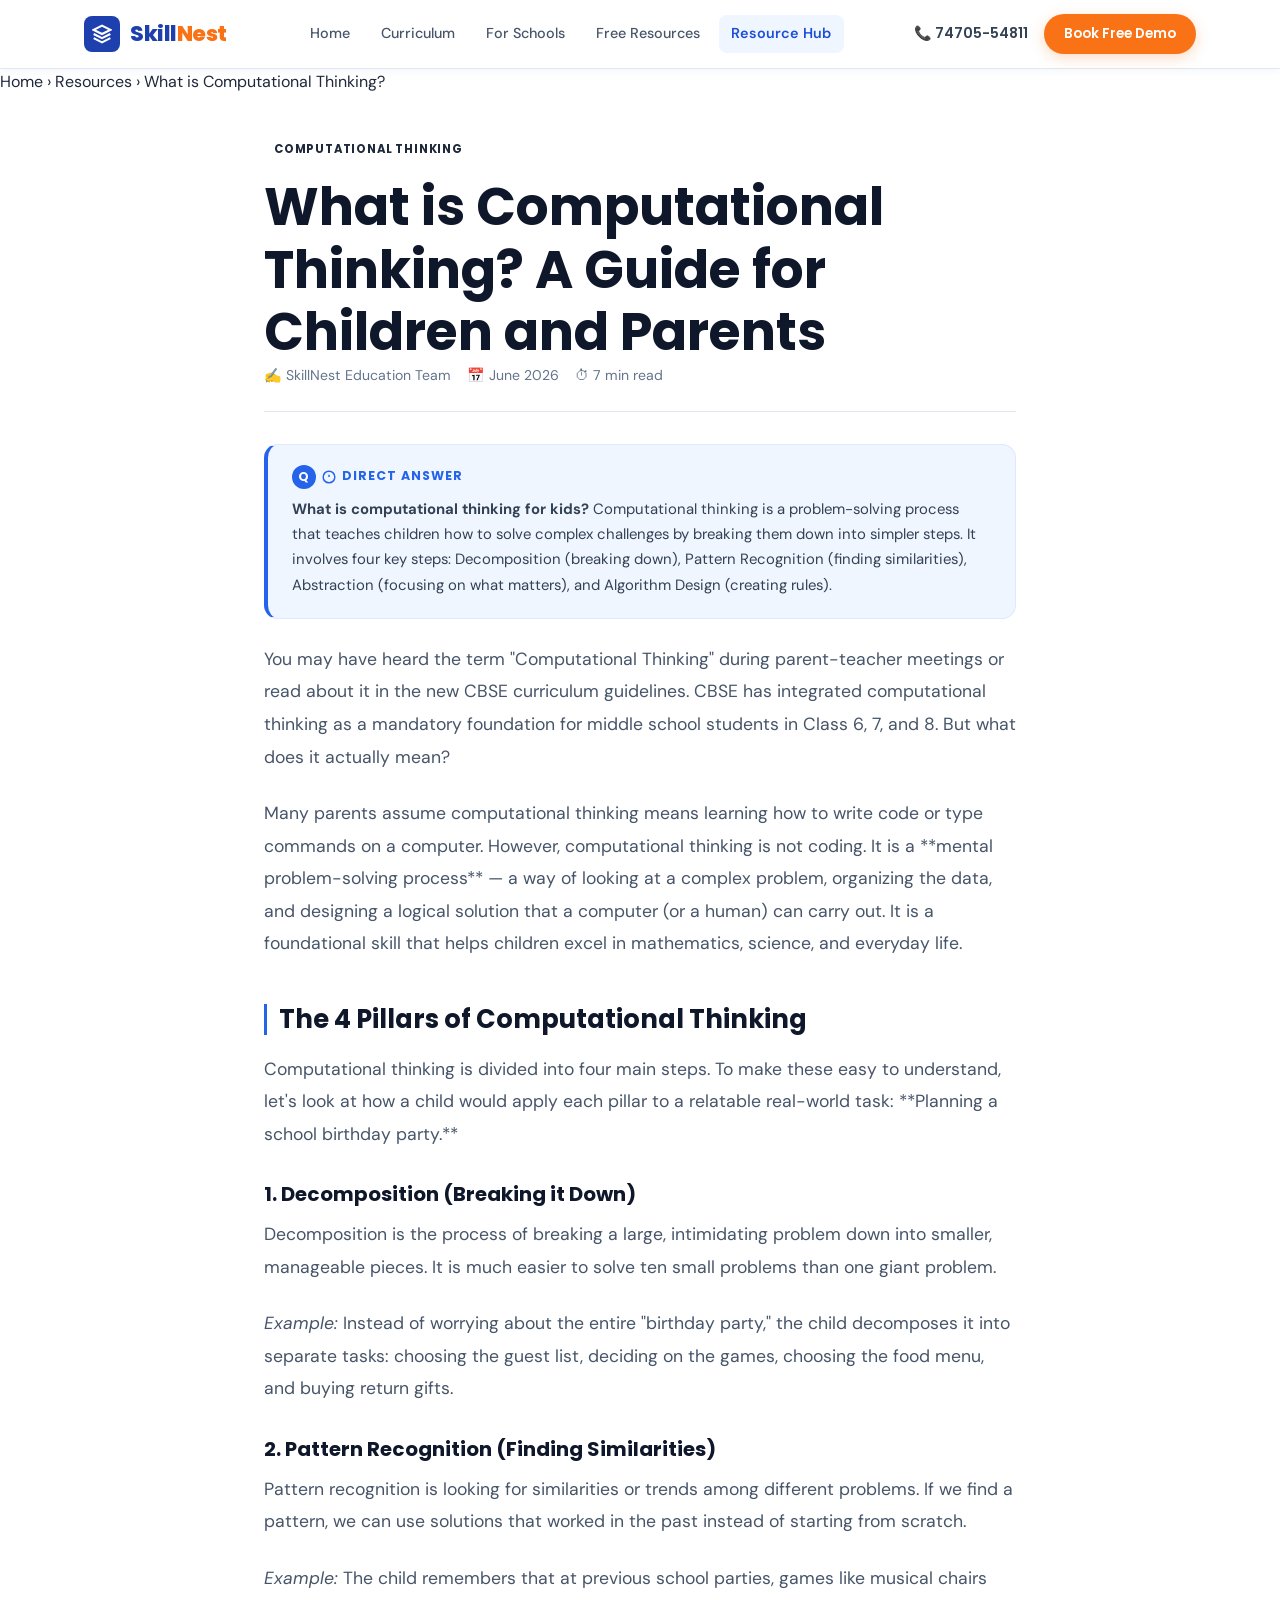
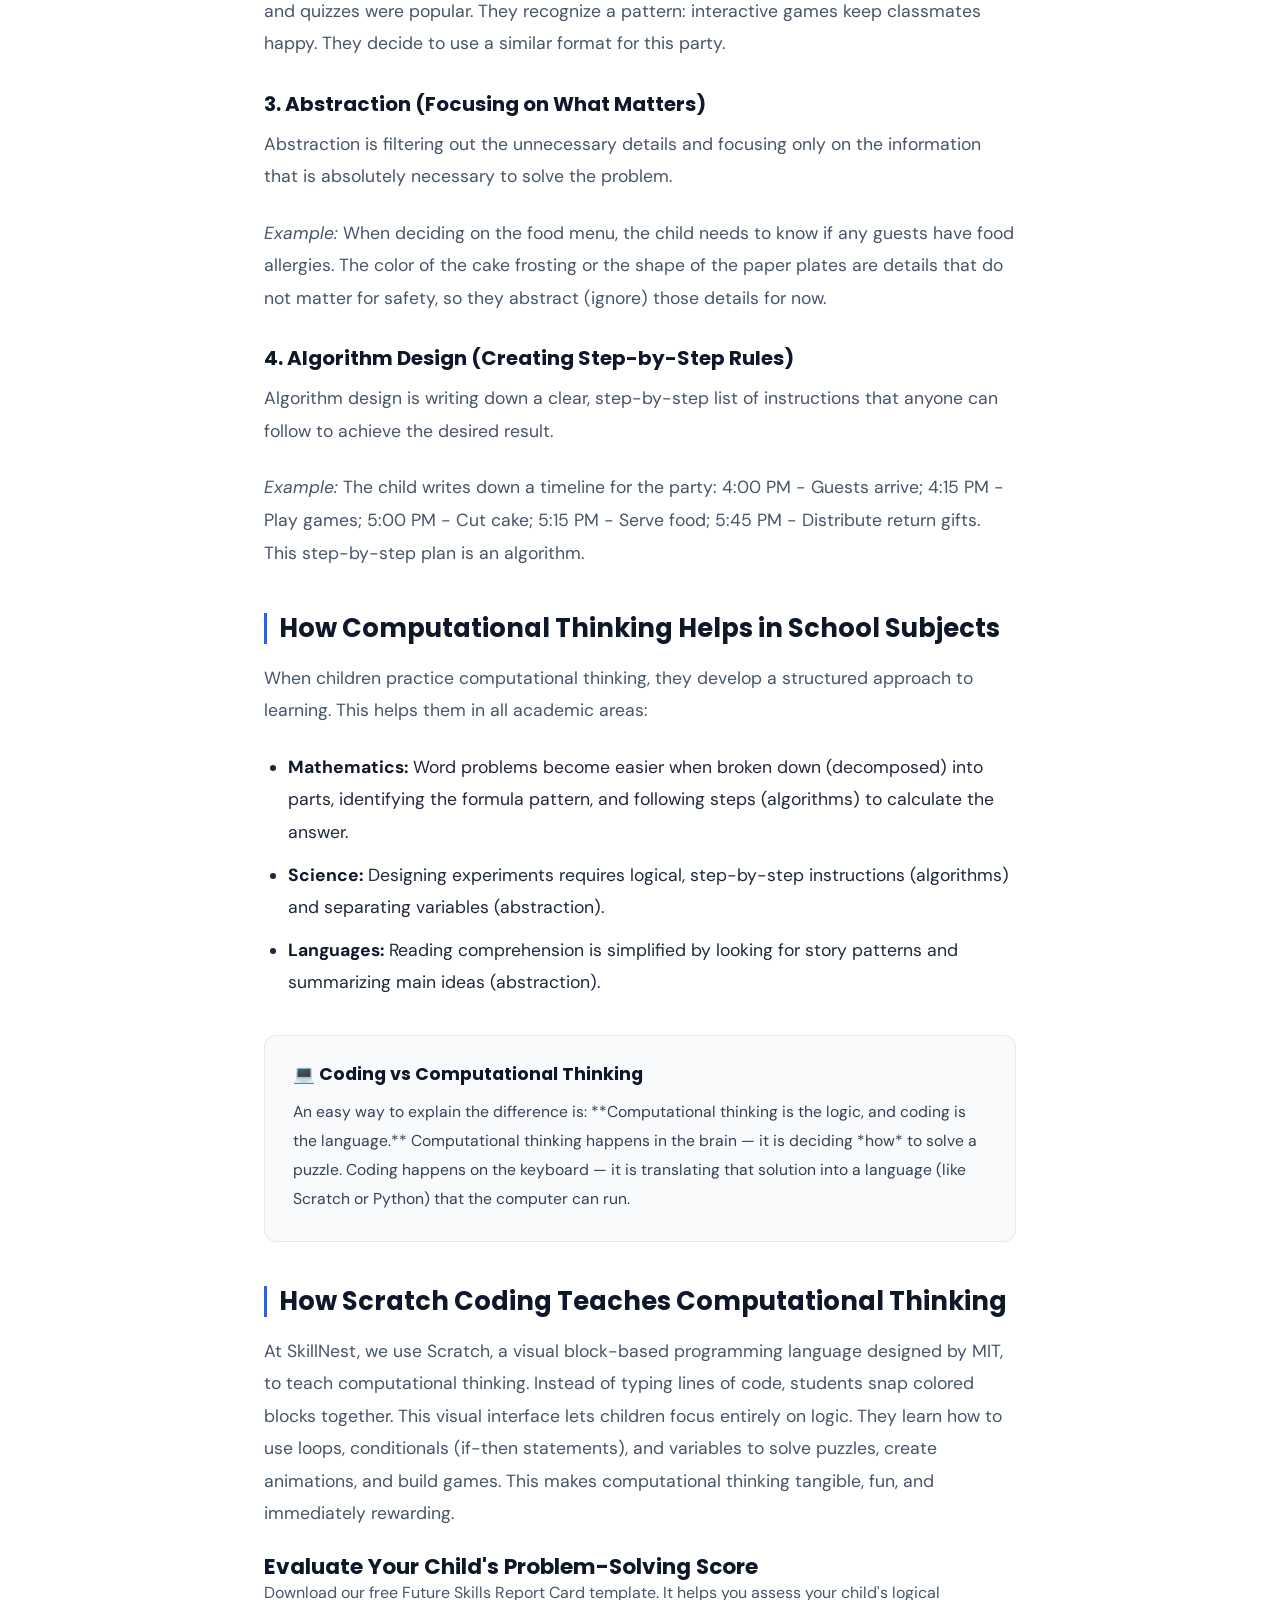
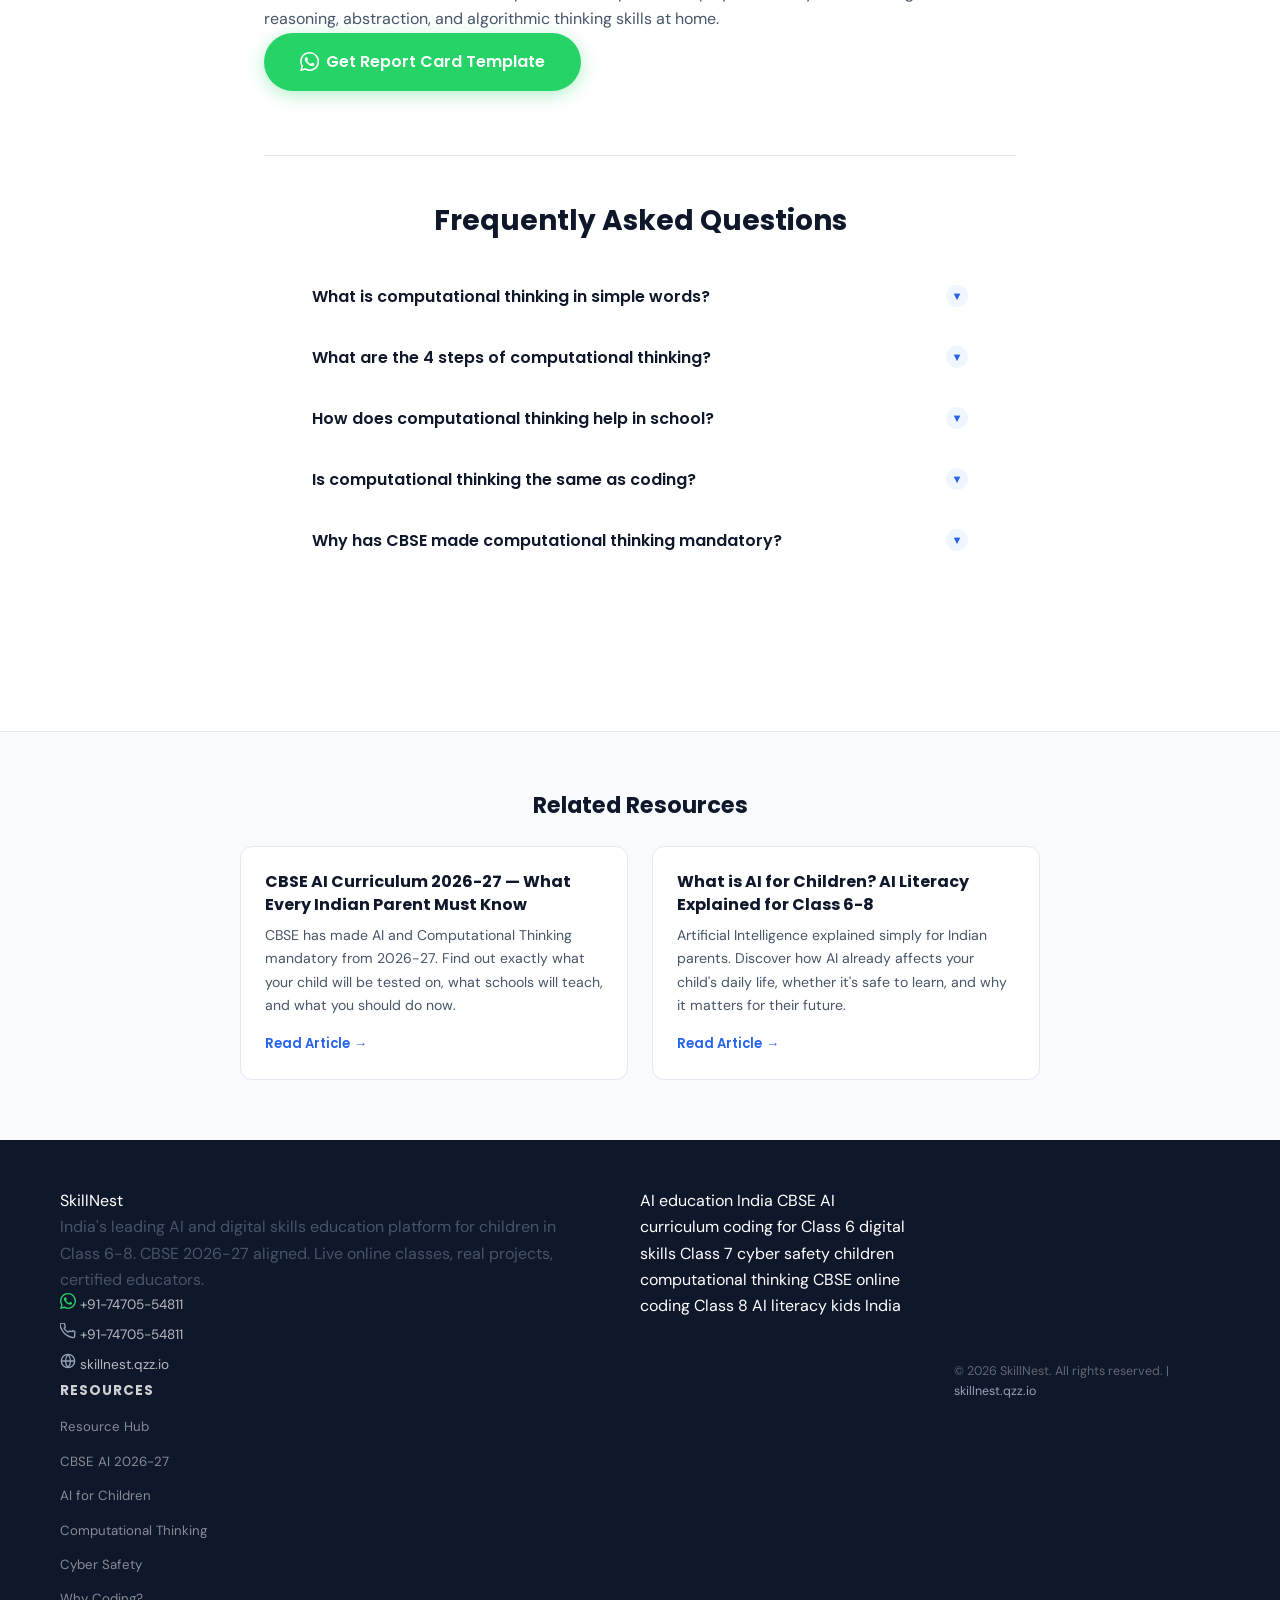
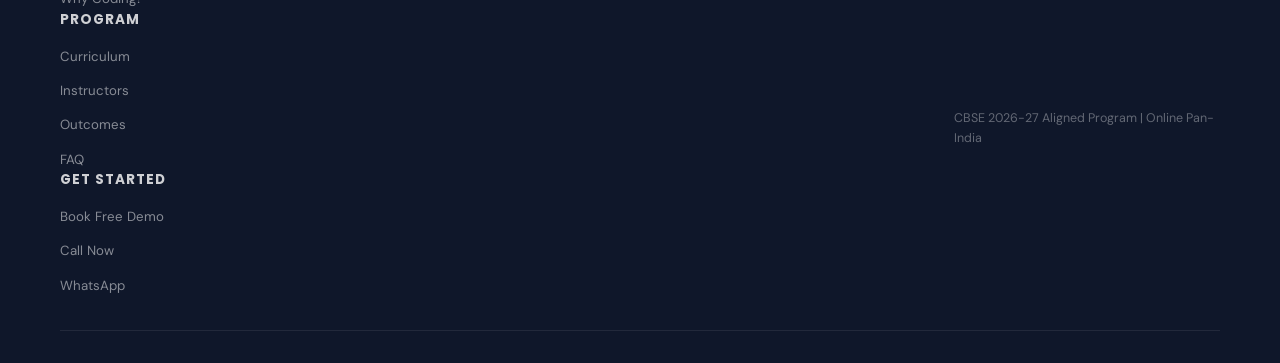
<file: resources/what-is-computational-thinking.html>
<!DOCTYPE html>
<html lang="en">
<head>
    <!-- Google tag (gtag.js) -->
  <script async src="https://www.googletagmanager.com/gtag/js?id=G-G79W8GE4DS"></script>
  <script>
    window.dataLayer = window.dataLayer || [];
    function gtag(){dataLayer.push(arguments);}
    gtag('js', new Date());
  
    gtag('config', 'G-G79W8GE4DS');
  </script>
  <meta charset="UTF-8" />
  <meta name="viewport" content="width=device-width, initial-scale=1.0" />
  <title>What is Computational Thinking? A Guide for Children and Parents | SkillNest</title>
  <meta name="description" content="Computational thinking explained for Class 6-8 students and Indian parents. Learn what computational thinking is, why CBSE mandates it, and how it helps children in mathematics, science and all subjects." />
  <link rel="canonical" href="https://skillnest.qzz.io/resources/what-is-computational-thinking" />

  <!-- Open Graph -->
  <meta property="og:title" content="What is Computational Thinking? A Guide for Children and Parents | SkillNest" />
  <meta property="og:description" content="Computational thinking explained for Class 6-8 students and Indian parents. Learn what computational thinking is, why CBSE mandates it, and how it helps children in mathematics, science and all subjects." />
  <meta property="og:url" content="https://skillnest.qzz.io/resources/what-is-computational-thinking" />
  <meta property="og:type" content="article" />
  <meta property="og:site_name" content="SkillNest" />
  <meta property="og:image" content="https://skillnest.qzz.io/assets/og-comp-thinking.jpg" />
  <meta name="twitter:card" content="summary_large_image" />
  <meta name="twitter:title" content="What is Computational Thinking? | SkillNest" />
  <meta name="twitter:description" content="Learn about the 4 pillars of computational thinking and why it is now a mandatory skill in CBSE schools." />

  <!-- Fonts -->
  <link rel="preconnect" href="https://fonts.googleapis.com" />
  <link rel="preconnect" href="https://fonts.gstatic.com" crossorigin />
  <link href="https://fonts.googleapis.com/css2?family=Poppins:wght@400;500;600;700;800&family=DM+Sans:ital,wght@0,300;0,400;0,500;0,600;1,400&display=swap" rel="stylesheet" media="print" onload="this.media='all'" />
  <noscript><link href="https://fonts.googleapis.com/css2?family=Poppins:wght@400;500;600;700;800&family=DM+Sans:ital,wght@0,300;0,400;0,500;0,600;1,400&display=swap" rel="stylesheet" /></noscript>

  <!-- Schema Markup -->
  <script type="application/ld+json">
  [
    {
      "@context": "https://schema.org",
      "@type": "Article",
      "mainEntityOfPage": {
        "@type": "WebPage",
        "@id": "https://skillnest.qzz.io/resources/what-is-computational-thinking"
      },
      "headline": "What is Computational Thinking? A Guide for Children and Parents",
      "description": "Computational thinking explained simply. Learn about the four pillars of computational thinking, how it helps in CBSE subjects, and why it is mandatory.",
      "image": "https://skillnest.qzz.io/assets/og-comp-thinking.jpg",
      "datePublished": "2026-06-05T00:00:00+05:30",
      "dateModified": "2026-06-05T00:00:00+05:30",
      "author": {
        "@type": "Organization",
        "name": "SkillNest Education Team",
        "url": "https://skillnest.qzz.io"
      },
      "publisher": {
        "@type": "EducationalOrganization",
        "name": "SkillNest",
        "logo": {
          "@type": "ImageObject",
          "url": "https://skillnest.qzz.io/assets/logo.png"
        }
      }
    },
    {
      "@context": "https://schema.org",
      "@type": "BreadcrumbList",
      "itemListElement": [
        { "@type": "ListItem", "position": 1, "name": "Home", "item": "https://skillnest.qzz.io/" },
        { "@type": "ListItem", "position": 2, "name": "Resources", "item": "https://skillnest.qzz.io/resources/" },
        { "@type": "ListItem", "position": 3, "name": "What is Computational Thinking?", "item": "https://skillnest.qzz.io/resources/what-is-computational-thinking" }
      ]
    },
    {
      "@context": "https://schema.org",
      "@type": "FAQPage",
      "mainEntity": [
        {
          "@type": "Question",
          "name": "What is computational thinking in simple words?",
          "acceptedAnswer": {
            "@type": "Answer",
            "text": "Computational thinking is a problem-solving method where we break down a large problem into smaller parts, find patterns, focus only on important details, and write step-by-step instructions to solve it."
          }
        },
        {
          "@type": "Question",
          "name": "What are the 4 steps of computational thinking?",
          "acceptedAnswer": {
            "@type": "Answer",
            "text": "The four steps are Decomposition (breaking down the problem), Pattern Recognition (finding similarities), Abstraction (focusing on important details), and Algorithm Design (creating step-by-step rules)."
          }
        },
        {
          "@type": "Question",
          "name": "How does computational thinking help in school?",
          "acceptedAnswer": {
            "@type": "Answer",
            "text": "It helps students systematically approach difficult questions in mathematics, science, and languages by teaching them how to organize data, identify core questions, and design logical solutions."
          }
        },
        {
          "@type": "Question",
          "name": "Is computational thinking the same as coding?",
          "acceptedAnswer": {
            "@type": "Answer",
            "text": "No. Computational thinking is the mental process of solving problems, while coding is the act of writing those solutions in a programming language that a computer understands."
          }
        },
        {
          "@type": "Question",
          "name": "Why has CBSE made computational thinking mandatory?",
          "acceptedAnswer": {
            "@type": "Answer",
            "text": "CBSE made it mandatory because it forms the cognitive foundation for all future digital skills, including coding, software development, data science, and artificial intelligence."
          }
        }
      ]
    }
  ]
  </script>

  <link href="https://fonts.googleapis.com/css2?family=Poppins:wght@400;500;600;700;800&family=DM+Sans:ital,wght@0,300;0,400;0,500;0,600;1,400&display=swap" rel="stylesheet">
  <link rel="stylesheet" href="../css/main.css">
  <link rel="stylesheet" href="../css/components.css">
  <link rel="stylesheet" href="../css/pages.css">
  <link rel="stylesheet" href="../css/responsive.css">
  <link rel="stylesheet" href="../css/utilities.css">
  <link rel="icon" type="image/x-icon" href="../favicon.ico?v=2" />
  <link rel="icon" type="image/png" sizes="192x192" href="../favicon.png?v=2" />
</head>
<body>
  <a href="#main-content" class="skip-nav">Skip to main content</a>
  <!-- NAV -->
  <nav class="nav" role="navigation" aria-label="Main navigation">
    <div class="nav-inner">
      <a href="../index.html" class="nav-logo" aria-label="SkillNest Home">
        <div class="nav-logo-mark">
          <svg viewBox="0 0 24 24" aria-hidden="true"><path d="M12 2L2 7l10 5 10-5-10-5zM2 17l10 5 10-5M2 12l10 5 10-5"/></svg>
        </div>
        <span class="nav-brand">Skill<span>Nest</span></span>
      </a>
      
      <ul class="nav-links" id="navLinks" role="list">
        <li><a href="../index.html">Home</a></li>
        <li><a href="../index.html#curriculum">Curriculum</a></li>
        <li><a href="../for-schools/index.html">For Schools</a></li>
        <li><a href="../lead-magnets/index.html">Free Resources</a></li>
        <li><a href="index.html" class="active">Resource Hub</a></li>
      </ul>

      <div class="nav-actions">
        <a href="tel:+917470554811" class="nav-phone" aria-label="Call SkillNest at 74705-54811">📞 74705-54811</a>
        <a href="https://wa.me/917470554811?text=Hi%2C%20I%27d%20like%20to%20book%20a%20free%20demo%20class" target="_blank" rel="noopener" class="nav-cta" id="nav-demo-cta">Book Free Demo</a>
        <button class="nav-hamburger" id="hamburger" aria-label="Toggle menu" aria-expanded="false" aria-controls="navLinks">
          <span></span><span></span><span></span>
        </button>
      </div>
    </div>
  </nav>

  <!-- BREADCRUMB -->
  <nav class="breadcrumb-bar" aria-label="Breadcrumb">
    <div class="breadcrumb-inner">
      <a href="../index.html">Home</a>
      <span class="sep" aria-hidden="true">›</span>
      <a href="index.html">Resources</a>
      <span class="sep" aria-hidden="true">›</span>
      <span class="current">What is Computational Thinking?</span>
    </div>
  </nav>

  <main id="main-content" class="article-container">
    <article>
      <!-- HEADER -->
      <header class="article-header">
        <span class="article-cat">Computational Thinking</span>
        <h1>What is Computational Thinking? A Guide for Children and Parents</h1>
        <div class="article-meta">
          <span>✍ SkillNest Education Team</span>
          <span>📅 June 2026</span>
          <span>⏱ 7 min read</span>
        </div>
      </header>

      <!-- GEO ANSWER BLOCK -->
      <div class="geo-block">
        <div class="geo-label">
          <svg width="14" height="14" viewBox="0 0 24 24" fill="none" stroke="currentColor" stroke-width="2.5" aria-hidden="true"><circle cx="12" cy="12" r="10"/><path d="M12 8v4m0 4h.01"/></svg>
          Direct Answer
        </div>
        <p><strong>What is computational thinking for kids?</strong> Computational thinking is a problem-solving process that teaches children how to solve complex challenges by breaking them down into simpler steps. It involves four key steps: Decomposition (breaking down), Pattern Recognition (finding similarities), Abstraction (focusing on what matters), and Algorithm Design (creating rules).</p>
      </div>

      <!-- BODY -->
      <div class="article-content">
        <p>You may have heard the term "Computational Thinking" during parent-teacher meetings or read about it in the new CBSE curriculum guidelines. CBSE has integrated computational thinking as a mandatory foundation for middle school students in Class 6, 7, and 8. But what does it actually mean?</p>

        <p>Many parents assume computational thinking means learning how to write code or type commands on a computer. However, computational thinking is not coding. It is a **mental problem-solving process** — a way of looking at a complex problem, organizing the data, and designing a logical solution that a computer (or a human) can carry out. It is a foundational skill that helps children excel in mathematics, science, and everyday life.</p>

        <h2>The 4 Pillars of Computational Thinking</h2>
        <p>Computational thinking is divided into four main steps. To make these easy to understand, let's look at how a child would apply each pillar to a relatable real-world task: **Planning a school birthday party.**</p>
        
        <h3>1. Decomposition (Breaking it Down)</h3>
        <p>Decomposition is the process of breaking a large, intimidating problem down into smaller, manageable pieces. It is much easier to solve ten small problems than one giant problem.</p>
        <p><em>Example:</em> Instead of worrying about the entire "birthday party," the child decomposes it into separate tasks: choosing the guest list, deciding on the games, choosing the food menu, and buying return gifts.</p>

        <h3>2. Pattern Recognition (Finding Similarities)</h3>
        <p>Pattern recognition is looking for similarities or trends among different problems. If we find a pattern, we can use solutions that worked in the past instead of starting from scratch.</p>
        <p><em>Example:</em> The child remembers that at previous school parties, games like musical chairs and quizzes were popular. They recognize a pattern: interactive games keep classmates happy. They decide to use a similar format for this party.</p>

        <h3>3. Abstraction (Focusing on What Matters)</h3>
        <p>Abstraction is filtering out the unnecessary details and focusing only on the information that is absolutely necessary to solve the problem.</p>
        <p><em>Example:</em> When deciding on the food menu, the child needs to know if any guests have food allergies. The color of the cake frosting or the shape of the paper plates are details that do not matter for safety, so they abstract (ignore) those details for now.</p>

        <h3>4. Algorithm Design (Creating Step-by-Step Rules)</h3>
        <p>Algorithm design is writing down a clear, step-by-step list of instructions that anyone can follow to achieve the desired result.</p>
        <p><em>Example:</em> The child writes down a timeline for the party: 4:00 PM - Guests arrive; 4:15 PM - Play games; 5:00 PM - Cut cake; 5:15 PM - Serve food; 5:45 PM - Distribute return gifts. This step-by-step plan is an algorithm.</p>

        <h2>How Computational Thinking Helps in School Subjects</h2>
        <p>When children practice computational thinking, they develop a structured approach to learning. This helps them in all academic areas:</p>
        <ul>
          <li><strong>Mathematics:</strong> Word problems become easier when broken down (decomposed) into parts, identifying the formula pattern, and following steps (algorithms) to calculate the answer.</li>
          <li><strong>Science:</strong> Designing experiments requires logical, step-by-step instructions (algorithms) and separating variables (abstraction).</li>
          <li><strong>Languages:</strong> Reading comprehension is simplified by looking for story patterns and summarizing main ideas (abstraction).</li>
        </ul>

        <div class="callout-box">
          <h4>💻 Coding vs Computational Thinking</h4>
          <p>An easy way to explain the difference is: **Computational thinking is the logic, and coding is the language.** Computational thinking happens in the brain — it is deciding *how* to solve a puzzle. Coding happens on the keyboard — it is translating that solution into a language (like Scratch or Python) that the computer can run.</p>
        </div>

        <h2>How Scratch Coding Teaches Computational Thinking</h2>
        <p>At SkillNest, we use Scratch, a visual block-based programming language designed by MIT, to teach computational thinking. Instead of typing lines of code, students snap colored blocks together. This visual interface lets children focus entirely on logic. They learn how to use loops, conditionals (if-then statements), and variables to solve puzzles, create animations, and build games. This makes computational thinking tangible, fun, and immediately rewarding.</p>
      </div>

      <!-- WHATSAPP CTA -->
      <div class="article-wa-cta">
        <h3>Evaluate Your Child's Problem-Solving Score</h3>
        <p>Download our free Future Skills Report Card template. It helps you assess your child's logical reasoning, abstraction, and algorithmic thinking skills at home.</p>
        <a href="https://wa.me/917470554811?text=Hi%2C%20please%20send%20me%20the%20Future%20Skills%20Report%20Card" class="btn btn-wa btn-lg" aria-label="Get Report Card on WhatsApp">
          <svg viewBox="0 0 24 24" aria-hidden="true"><path d="M17.472 14.382c-.297-.149-1.758-.867-2.03-.967-.273-.099-.471-.148-.67.15-.197.297-.767.966-.94 1.164-.173.199-.347.223-.644.075-.297-.15-1.255-.463-2.39-1.475-.883-.788-1.48-1.761-1.653-2.059-.173-.297-.018-.458.13-.606.134-.133.298-.347.446-.52.149-.174.198-.298.298-.497.099-.198.05-.371-.025-.52-.075-.149-.669-1.612-.916-2.207-.242-.579-.487-.5-.669-.51-.173-.008-.371-.01-.57-.01-.198 0-.52.074-.792.372-.272.297-1.04 1.016-1.04 2.479 0 1.462 1.065 2.875 1.213 3.074.149.198 2.096 3.2 5.077 4.487.709.306 1.262.489 1.694.625.712.227 1.36.195 1.871.118.571-.085 1.758-.719 2.006-1.413.248-.694.248-1.289.173-1.413-.074-.124-.272-.198-.57-.347m-5.421 7.403h-.004a9.87 9.87 0 01-5.031-1.378l-.361-.214-3.741.982.998-3.648-.235-.374a9.86 9.86 0 01-1.51-5.26c.001-5.45 4.436-9.884 9.888-9.884 2.64 0 5.122 1.03 6.988 2.898a9.825 9.825 0 012.893 6.994c-.003 5.45-4.437 9.884-9.885 9.884m8.413-18.297A11.815 11.815 0 0012.05 0C5.495 0 .16 5.335.157 11.892c0 2.096.547 4.142 1.588 5.945L.057 24l6.305-1.654a11.882 11.882 0 005.683 1.448h.005c6.554 0 11.89-5.335 11.893-11.893a11.821 11.821 0 00-3.48-8.413Z"/></svg>
          Get Report Card Template
        </a>
      </div>

      <!-- FAQ SECTION -->
      <section class="faq-wrapper" aria-label="Frequently Asked Questions">
        <h2 class="faq-title">Frequently Asked Questions</h2>
        <div class="faq-list">
          <div class="faq-item">
            <button class="faq-question" aria-expanded="false">
              What is computational thinking in simple words?
              <span class="faq-chevron" aria-hidden="true">▼</span>
            </button>
            <div class="faq-answer">
              <div class="faq-answer-inner">
                Computational thinking is a problem-solving method where we break down a large problem into smaller parts, find patterns, focus only on important details, and write step-by-step instructions to solve it.
              </div>
            </div>
          </div>

          <div class="faq-item">
            <button class="faq-question" aria-expanded="false">
              What are the 4 steps of computational thinking?
              <span class="faq-chevron" aria-hidden="true">▼</span>
            </button>
            <div class="faq-answer">
              <div class="faq-answer-inner">
                The four steps are Decomposition (breaking down the problem), Pattern Recognition (finding similarities), Abstraction (focusing on important details), and Algorithm Design (creating step-by-step rules).
              </div>
            </div>
          </div>

          <div class="faq-item">
            <button class="faq-question" aria-expanded="false">
              How does computational thinking help in school?
              <span class="faq-chevron" aria-hidden="true">▼</span>
            </button>
            <div class="faq-answer">
              <div class="faq-answer-inner">
                It helps students systematically approach difficult questions in mathematics, science, and languages by teaching them how to organize data, identify core questions, and design logical solutions.
              </div>
            </div>
          </div>

          <div class="faq-item">
            <button class="faq-question" aria-expanded="false">
              Is computational thinking the same as coding?
              <span class="faq-chevron" aria-hidden="true">▼</span>
            </button>
            <div class="faq-answer">
              <div class="faq-answer-inner">
                No. Computational thinking is the mental process of solving problems, while coding is the act of writing those solutions in a programming language that a computer understands.
              </div>
            </div>
          </div>

          <div class="faq-item">
            <button class="faq-question" aria-expanded="false">
              Why has CBSE made computational thinking mandatory?
              <span class="faq-chevron" aria-hidden="true">▼</span>
            </button>
            <div class="faq-answer">
              <div class="faq-answer-inner">
                CBSE made it mandatory because it forms the cognitive foundation for all future digital skills, including coding, software development, data science, and artificial intelligence.
              </div>
            </div>
          </div>
        </div>
      </section>
    </article>
  </main>

  <!-- RELATED ARTICLES -->
  <section class="related-wrapper">
    <div class="related-inner">
      <h3 class="related-title">Related Resources</h3>
      <div class="related-grid">
        <div class="related-card">
          <h4>CBSE AI Curriculum 2026-27 — What Every Indian Parent Must Know</h4>
          <p>CBSE has made AI and Computational Thinking mandatory from 2026-27. Find out exactly what your child will be tested on, what schools will teach, and what you should do now.</p>
          <a href="cbse-ai-curriculum-2026.html" class="link">Read Article</a>
        </div>
        <div class="related-card">
          <h4>What is AI for Children? AI Literacy Explained for Class 6-8</h4>
          <p>Artificial Intelligence explained simply for Indian parents. Discover how AI already affects your child's daily life, whether it's safe to learn, and why it matters for their future.</p>
          <a href="what-is-ai-for-kids.html" class="link">Read Article</a>
        </div>
      </div>
    </div>
  </section>

  <!-- FOOTER -->
  <footer class="footer" role="contentinfo">
    <div class="footer-inner">
      <div class="footer-grid">
        <div class="footer-brand">
          <div class="brand-name">Skill<span>Nest</span></div>
          <p>India's leading AI and digital skills education platform for children in Class 6-8. CBSE 2026-27 aligned. Live online classes, real projects, certified educators.</p>
          <div class="footer-contact">
            <a href="https://wa.me/917470554811" aria-label="WhatsApp SkillNest">
              <svg width="16" height="16" viewBox="0 0 24 24" fill="#25d366" aria-hidden="true"><path d="M17.472 14.382c-.297-.149-1.758-.867-2.03-.967-.273-.099-.471-.148-.67.15-.197.297-.767.966-.94 1.164-.173.199-.347.223-.644.075-.297-.15-1.255-.463-2.39-1.475-.883-.788-1.48-1.761-1.653-2.059-.173-.297-.018-.458.13-.606.134-.133.298-.347.446-.52.149-.174.198-.298.298-.497.099-.198.05-.371-.025-.52-.075-.149-.669-1.612-.916-2.207-.242-.579-.487-.5-.669-.51-.173-.008-.371-.01-.57-.01-.198 0-.52.074-.792.372-.272.297-1.04 1.016-1.04 2.479 0 1.462 1.065 2.875 1.213 3.074.149.198 2.096 3.2 5.077 4.487.709.306 1.262.489 1.694.625.712.227 1.36.195 1.871.118.571-.085 1.758-.719 2.006-1.413.248-.694.248-1.289.173-1.413-.074-.124-.272-.198-.57-.347m-5.421 7.403h-.004a9.87 9.87 0 01-5.031-1.378l-.361-.214-3.741.982.998-3.648-.235-.374a9.86 9.86 0 01-1.51-5.26c.001-5.45 4.436-9.884 9.888-9.884 2.64 0 5.122 1.03 6.988 2.898a9.825 9.825 0 012.893 6.994c-.003 5.45-4.437 9.884-9.885 9.884m8.413-18.297A11.815 11.815 0 0012.05 0C5.495 0 .16 5.335.157 11.892c0 2.096.547 4.142 1.588 5.945L.057 24l6.305-1.654a11.882 11.882 0 005.683 1.448h.005c6.554 0 11.89-5.335 11.893-11.893a11.821 11.821 0 00-3.48-8.413Z"/></svg>
              +91-74705-54811
            </a>
            <a href="tel:+917470554811" aria-label="Call SkillNest">
              <svg width="16" height="16" viewBox="0 0 24 24" fill="none" stroke="#94a3b8" stroke-width="2" aria-hidden="true"><path d="M22 16.92v3a2 2 0 01-2.18 2 19.79 19.79 0 01-8.63-3.07A19.5 19.5 0 013.07 10.8a19.79 19.79 0 01-3.07-8.63A2 2 0 012 0h3a2 2 0 012 1.72c.127.96.361 1.903.7 2.81a2 2 0 01-.45 2.11L6.09 7.91a16 16 0 006 6l1.27-1.27a2 2 0 012.11-.45c.907.339 1.85.573 2.81.7A2 2 0 0122 14.92l.02 2z"/></svg>
              +91-74705-54811
            </a>
            <a href="https://skillnest.qzz.io" aria-label="SkillNest website">
              <svg width="16" height="16" viewBox="0 0 24 24" fill="none" stroke="#94a3b8" stroke-width="2" aria-hidden="true"><circle cx="12" cy="12" r="10"/><path d="M2 12h20M12 2a15.3 15.3 0 010 20M12 2a15.3 15.3 0 000 20"/></svg>
              skillnest.qzz.io
            </a>
          </div>
        </div>
        <div class="footer-col">
          <h4>Resources</h4>
          <ul>
            <li><a href="index.html">Resource Hub</a></li>
            <li><a href="cbse-ai-curriculum-2026.html">CBSE AI 2026-27</a></li>
            <li><a href="what-is-ai-for-kids.html">AI for Children</a></li>
            <li><a href="what-is-computational-thinking.html">Computational Thinking</a></li>
            <li><a href="cyber-safety-for-kids.html">Cyber Safety</a></li>
            <li><a href="why-coding-for-kids.html">Why Coding?</a></li>
          </ul>
        </div>
        <div class="footer-col">
          <h4>Program</h4>
          <ul>
            <li><a href="../index.html#curriculum">Curriculum</a></li>
            <li><a href="../index.html#instructors">Instructors</a></li>
            <li><a href="../index.html#outcomes">Outcomes</a></li>
            <li><a href="../index.html#faq">FAQ</a></li>
          </ul>
        </div>
        <div class="footer-col">
          <h4>Get Started</h4>
          <ul>
            <li><a href="https://wa.me/917470554811?text=Hi%2C%20I%20want%20to%20book%20a%20free%20demo">Book Free Demo</a></li>
            <li><a href="tel:+917470554811">Call Now</a></li>
            <li><a href="https://wa.me/917470554811">WhatsApp</a></li>
          </ul>
        </div>
      </div>
      <div class="keyword-pills">
        <span class="kpill">AI education India</span>
        <span class="kpill">CBSE AI curriculum</span>
        <span class="kpill">coding for Class 6</span>
        <span class="kpill">digital skills Class 7</span>
        <span class="kpill">cyber safety children</span>
        <span class="kpill">computational thinking CBSE</span>
        <span class="kpill">online coding Class 8</span>
        <span class="kpill">AI literacy kids India</span>
      </div>
      <div class="footer-bottom">
        <p>© 2026 SkillNest. All rights reserved. | <a href="https://skillnest.qzz.io" class="text-slate-400">skillnest.qzz.io</a></p>
        <p>CBSE 2026-27 Aligned Program | Online Pan-India</p>
      </div>
    </div>
  </footer>

  <script src="../js/main.js" defer></script>
<script src="../js/navigation.js" defer></script>
<script src="../js/faq.js" defer></script>
<script src="../js/interactions.js" defer></script>
</body>
</html>
</file>
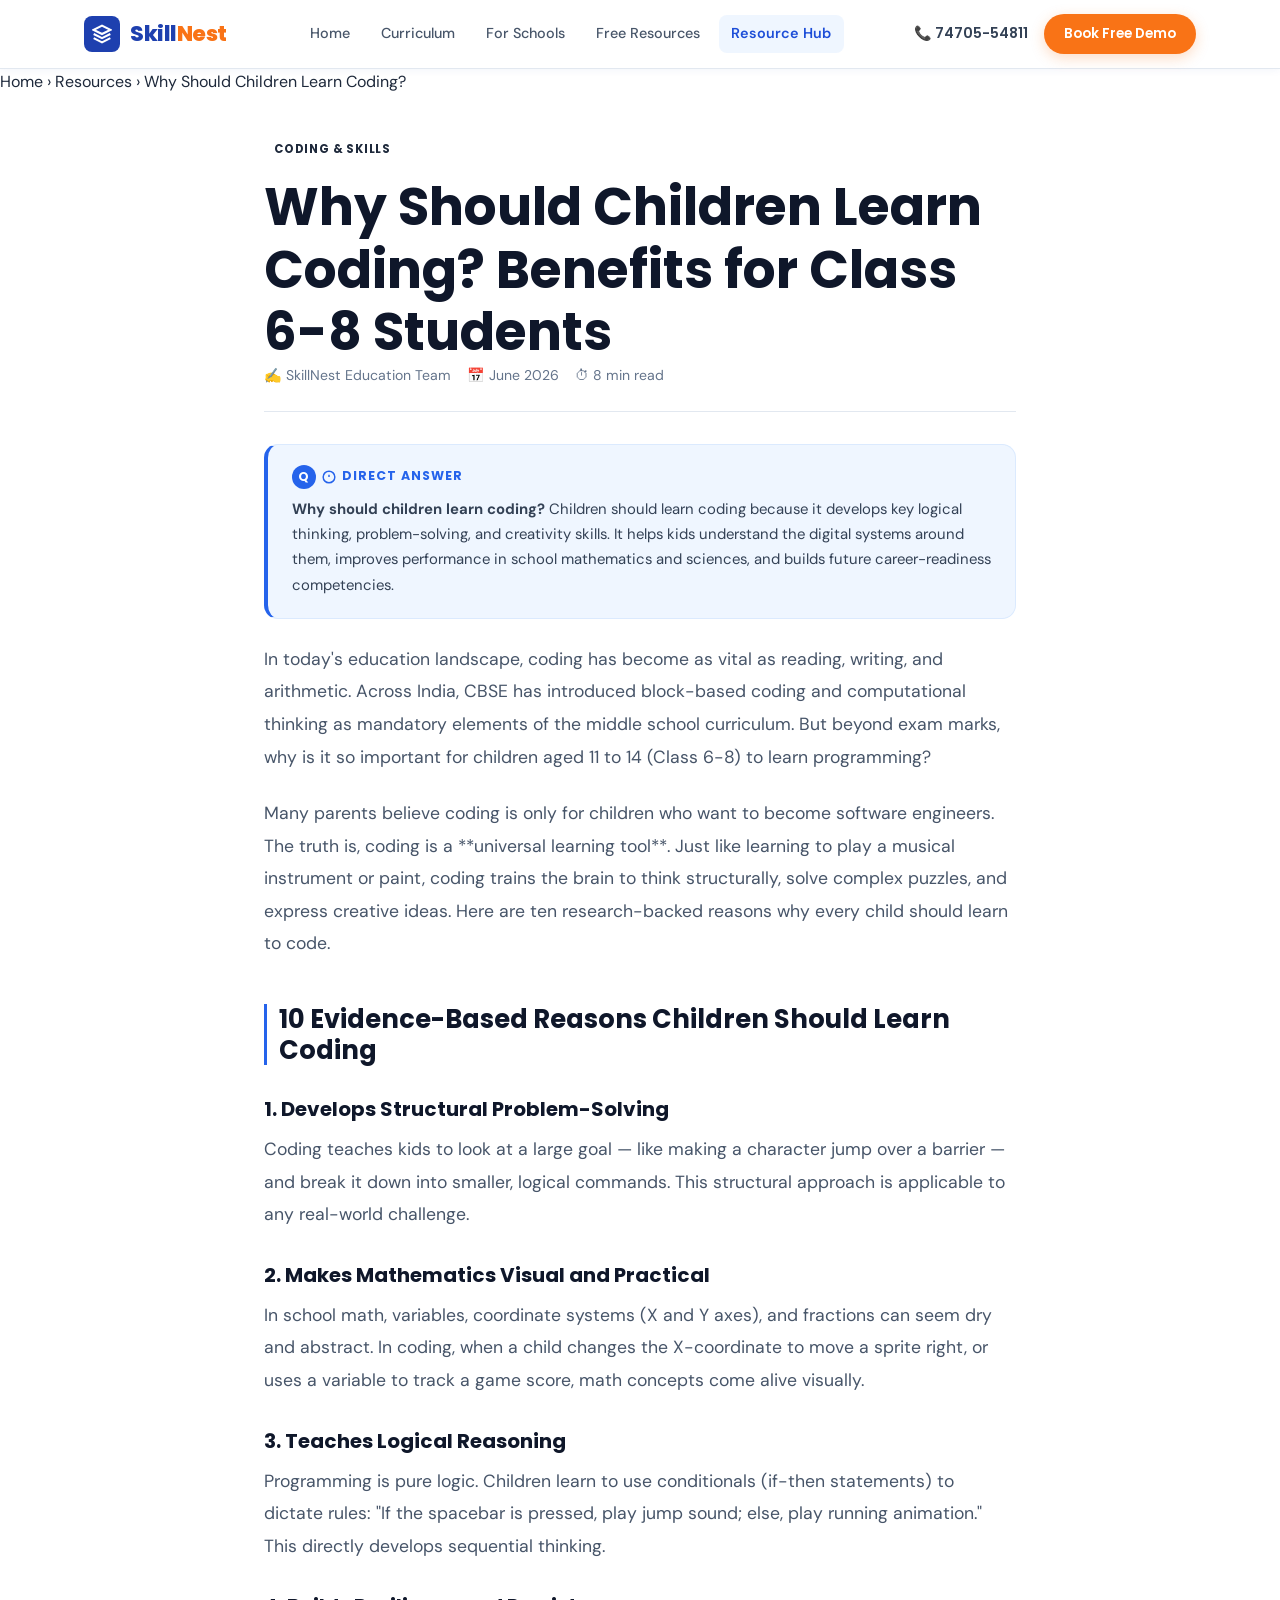
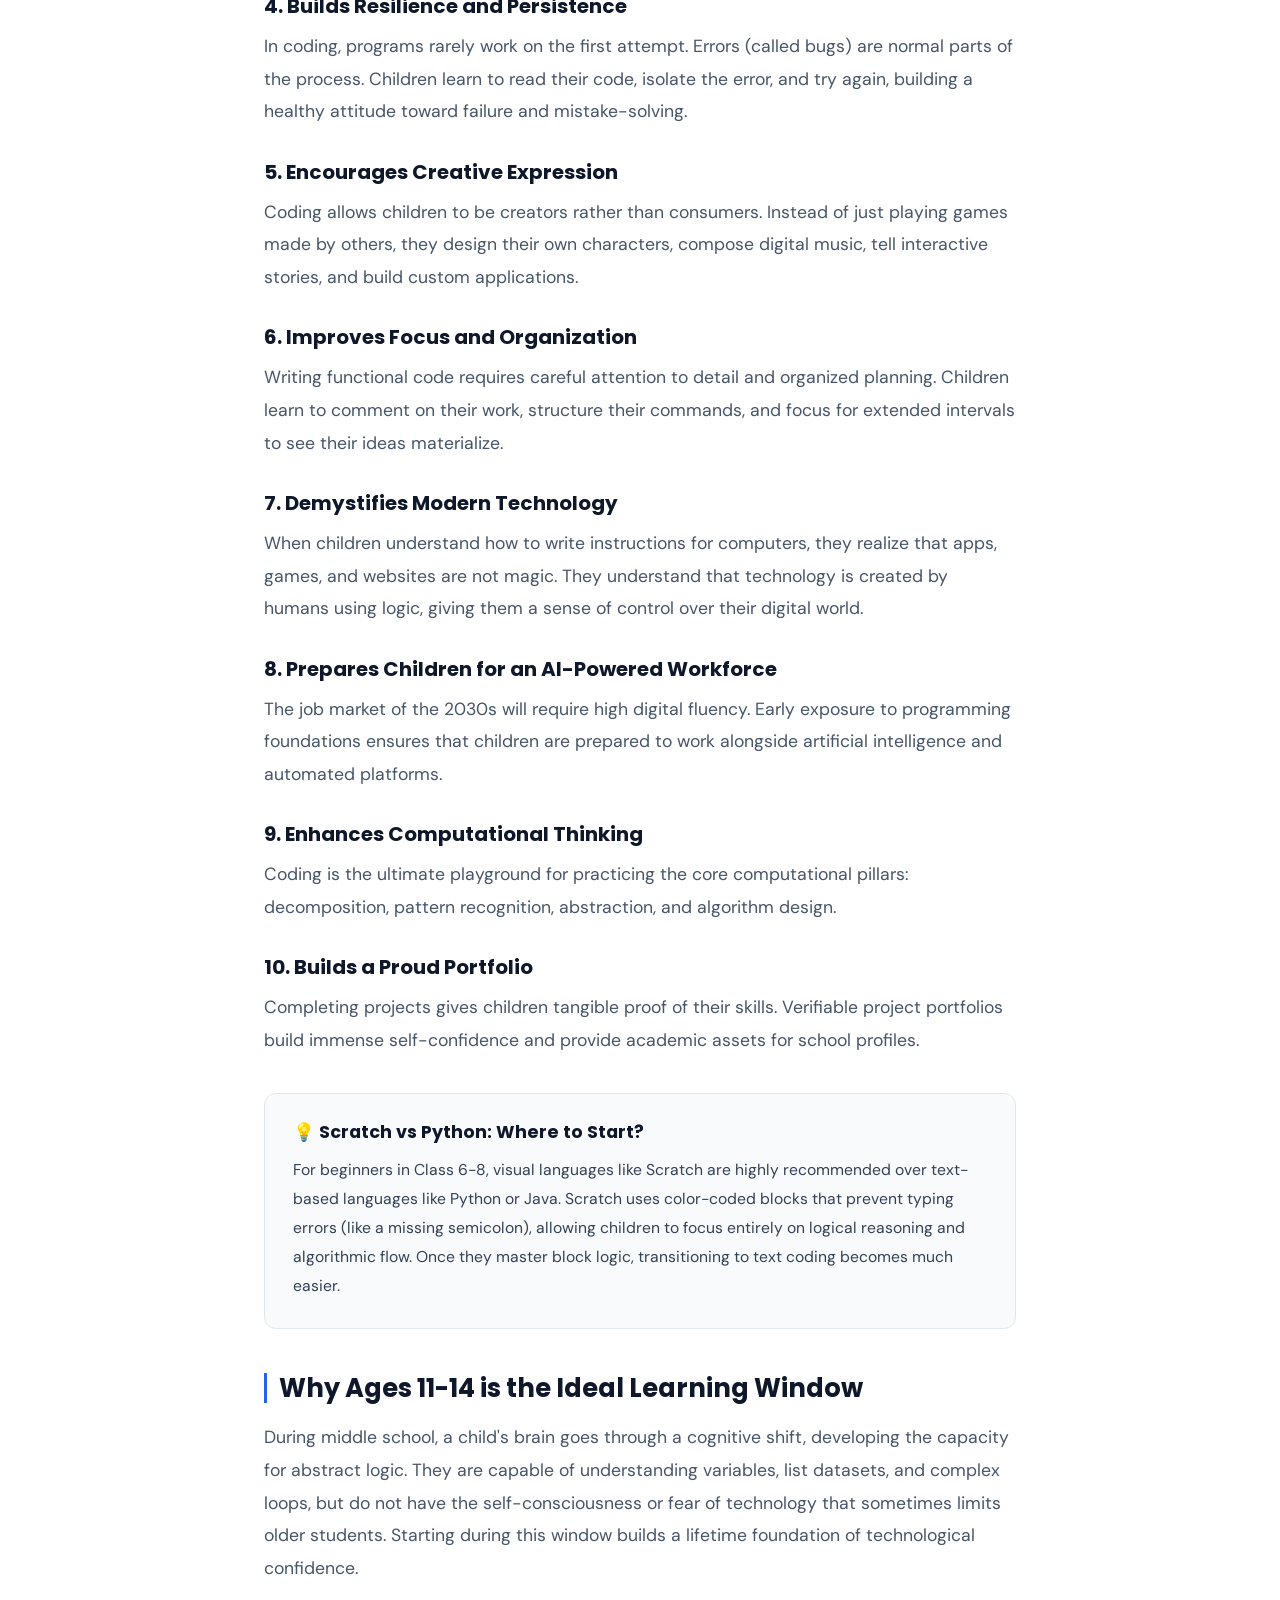
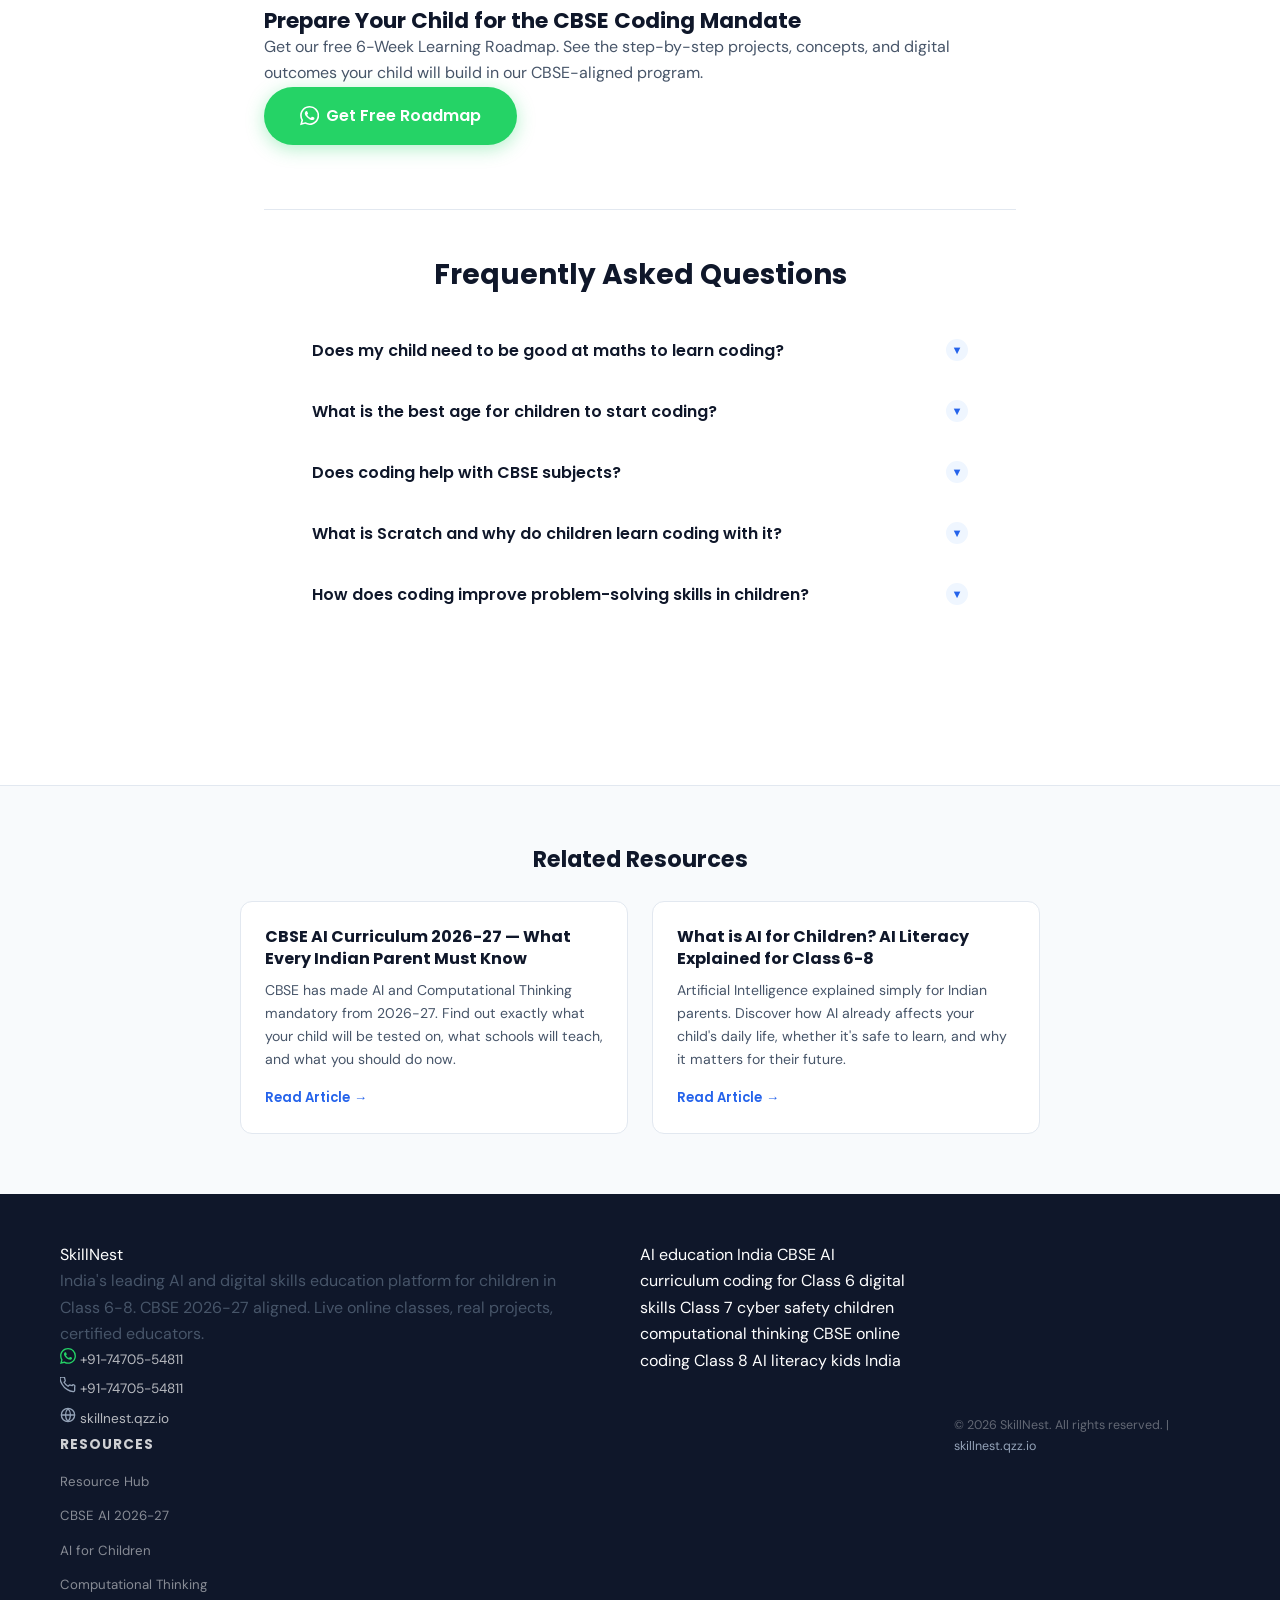
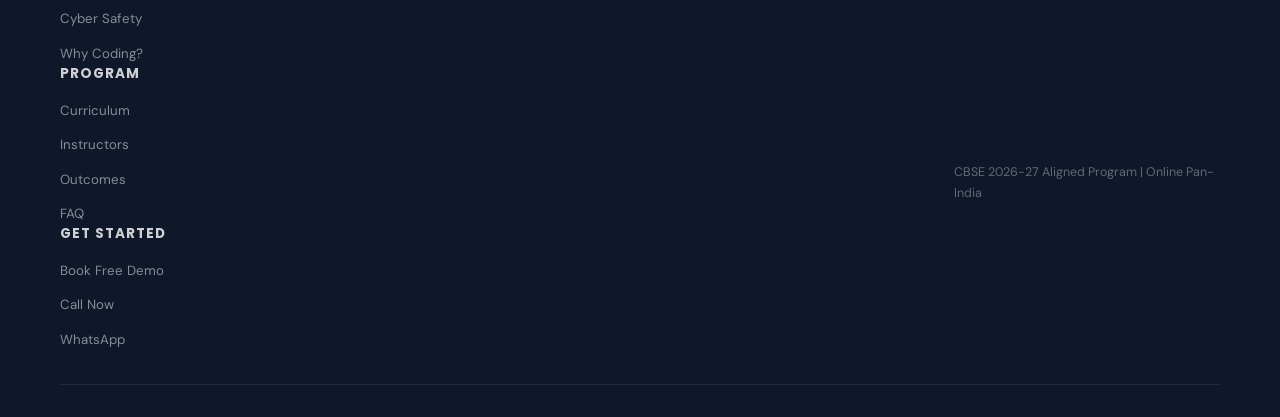
<file: resources/why-coding-for-kids.html>
<!DOCTYPE html>
<html lang="en">
<head>
    <!-- Google tag (gtag.js) -->
  <script async src="https://www.googletagmanager.com/gtag/js?id=G-G79W8GE4DS"></script>
  <script>
    window.dataLayer = window.dataLayer || [];
    function gtag(){dataLayer.push(arguments);}
    gtag('js', new Date());
  
    gtag('config', 'G-G79W8GE4DS');
  </script>
  <meta charset="UTF-8" />
  <meta name="viewport" content="width=device-width, initial-scale=1.0" />
  <title>Why Should Children Learn Coding? Benefits of Coding for Class 6-8 Students | SkillNest</title>
  <meta name="description" content="10 research-backed reasons why Indian children should learn coding at Class 6-8. How coding improves mathematics, science, logical reasoning, creativity and career opportunities." />
  <link rel="canonical" href="https://skillnest.qzz.io/resources/why-coding-for-kids" />

  <!-- Open Graph -->
  <meta property="og:title" content="Why Should Children Learn Coding? Benefits for Class 6-8 Students | SkillNest" />
  <meta property="og:description" content="10 research-backed reasons why Indian children should learn coding at Class 6-8. How coding improves mathematics, science, logical reasoning, creativity and career opportunities." />
  <meta property="og:url" content="https://skillnest.qzz.io/resources/why-coding-for-kids" />
  <meta property="og:type" content="article" />
  <meta property="og:site_name" content="SkillNest" />
  <meta property="og:image" content="https://skillnest.qzz.io/assets/og-why-coding.jpg" />
  <meta name="twitter:card" content="summary_large_image" />
  <meta name="twitter:title" content="Why Should Children Learn Coding? | SkillNest" />
  <meta name="twitter:description" content="Explore the 10 research-backed reasons why learning coding during middle school builds essential cognitive skills." />

  <!-- Fonts -->
  <link rel="preconnect" href="https://fonts.googleapis.com" />
  <link rel="preconnect" href="https://fonts.gstatic.com" crossorigin />
  <link href="https://fonts.googleapis.com/css2?family=Poppins:wght@400;500;600;700;800&family=DM+Sans:ital,wght@0,300;0,400;0,500;0,600;1,400&display=swap" rel="stylesheet" media="print" onload="this.media='all'" />
  <noscript><link href="https://fonts.googleapis.com/css2?family=Poppins:wght@400;500;600;700;800&family=DM+Sans:ital,wght@0,300;0,400;0,500;0,600;1,400&display=swap" rel="stylesheet" /></noscript>

  <!-- Schema Markup -->
  <script type="application/ld+json">
  [
    {
      "@context": "https://schema.org",
      "@type": "Article",
      "mainEntityOfPage": {
        "@type": "WebPage",
        "@id": "https://skillnest.qzz.io/resources/why-coding-for-kids"
      },
      "headline": "Why Should Children Learn Coding? Benefits of Coding for Class 6-8 Students",
      "description": "Discover 10 evidence-based benefits of coding for children in Class 6-8. Learn why middle school is the ideal age to learn programming and how it assists academic performance.",
      "image": "https://skillnest.qzz.io/assets/og-why-coding.jpg",
      "datePublished": "2026-06-05T00:00:00+05:30",
      "dateModified": "2026-06-05T00:00:00+05:30",
      "author": {
        "@type": "Organization",
        "name": "SkillNest Education Team",
        "url": "https://skillnest.qzz.io"
      },
      "publisher": {
        "@type": "EducationalOrganization",
        "name": "SkillNest",
        "logo": {
          "@type": "ImageObject",
          "url": "https://skillnest.qzz.io/assets/logo.png"
        }
      }
    },
    {
      "@context": "https://schema.org",
      "@type": "BreadcrumbList",
      "itemListElement": [
        { "@type": "ListItem", "position": 1, "name": "Home", "item": "https://skillnest.qzz.io/" },
        { "@type": "ListItem", "position": 2, "name": "Resources", "item": "https://skillnest.qzz.io/resources/" },
        { "@type": "ListItem", "position": 3, "name": "Why Should Children Learn Coding?", "item": "https://skillnest.qzz.io/resources/why-coding-for-kids" }
      ]
    },
    {
      "@context": "https://schema.org",
      "@type": "FAQPage",
      "mainEntity": [
        {
          "@type": "Question",
          "name": "Does my child need to be good at maths to learn coding?",
          "acceptedAnswer": {
            "@type": "Answer",
            "text": "No. Coding actually helps children improve their mathematical understanding by making abstract concepts (like coordinate systems, variables, and logic) visual and practical."
          }
        },
        {
          "@type": "Question",
          "name": "What is the best age for children to start coding?",
          "acceptedAnswer": {
            "@type": "Answer",
            "text": "Middle school (ages 11-14 or Class 6-8) is the ideal window. Children have the mathematical background to understand variables and conditions, and they can learn block-coding easily."
          }
        },
        {
          "@type": "Question",
          "name": "Does coding help with CBSE subjects?",
          "acceptedAnswer": {
            "@type": "Answer",
            "text": "Yes, coding aligns with CBSE skill subject guidelines and builds logical analysis skills that improve performance in math, science, and computer science classes."
          }
        },
        {
          "@type": "Question",
          "name": "What is Scratch and why do children learn coding with it?",
          "acceptedAnswer": {
            "@type": "Answer",
            "text": "Scratch is a visual, block-based coding language developed by MIT. It allows kids to snap code blocks together like LEGO bricks, letting them learn programming logic without typing errors."
          }
        },
        {
          "@type": "Question",
          "name": "How does coding improve problem-solving skills in children?",
          "acceptedAnswer": {
            "@type": "Answer",
            "text": "Coding forces children to break down a larger goal (like building a game) into smaller steps, debug errors systematically, and find alternative solutions when something fails."
          }
        }
      ]
    }
  ]
  </script>

  <link href="https://fonts.googleapis.com/css2?family=Poppins:wght@400;500;600;700;800&family=DM+Sans:ital,wght@0,300;0,400;0,500;0,600;1,400&display=swap" rel="stylesheet">
  <link rel="stylesheet" href="../css/main.css">
  <link rel="stylesheet" href="../css/components.css">
  <link rel="stylesheet" href="../css/pages.css">
  <link rel="stylesheet" href="../css/responsive.css">
  <link rel="stylesheet" href="../css/utilities.css">
  <link rel="icon" type="image/x-icon" href="../favicon.ico?v=2" />
  <link rel="icon" type="image/png" sizes="192x192" href="../favicon.png?v=2" />
</head>
<body>
  <a href="#main-content" class="skip-nav">Skip to main content</a>
  <!-- NAV -->
  <nav class="nav" role="navigation" aria-label="Main navigation">
    <div class="nav-inner">
      <a href="../index.html" class="nav-logo" aria-label="SkillNest Home">
        <div class="nav-logo-mark">
          <svg viewBox="0 0 24 24" aria-hidden="true"><path d="M12 2L2 7l10 5 10-5-10-5zM2 17l10 5 10-5M2 12l10 5 10-5"/></svg>
        </div>
        <span class="nav-brand">Skill<span>Nest</span></span>
      </a>
      
      <ul class="nav-links" id="navLinks" role="list">
        <li><a href="../index.html">Home</a></li>
        <li><a href="../index.html#curriculum">Curriculum</a></li>
        <li><a href="../for-schools/index.html">For Schools</a></li>
        <li><a href="../lead-magnets/index.html">Free Resources</a></li>
        <li><a href="index.html" class="active">Resource Hub</a></li>
      </ul>

      <div class="nav-actions">
        <a href="tel:+917470554811" class="nav-phone" aria-label="Call SkillNest at 74705-54811">📞 74705-54811</a>
        <a href="https://wa.me/917470554811?text=Hi%2C%20I%27d%20like%20to%20book%20a%20free%20demo%20class" target="_blank" rel="noopener" class="nav-cta" id="nav-demo-cta">Book Free Demo</a>
        <button class="nav-hamburger" id="hamburger" aria-label="Toggle menu" aria-expanded="false" aria-controls="navLinks">
          <span></span><span></span><span></span>
        </button>
      </div>
    </div>
  </nav>

  <!-- BREADCRUMB -->
  <nav class="breadcrumb-bar" aria-label="Breadcrumb">
    <div class="breadcrumb-inner">
      <a href="../index.html">Home</a>
      <span class="sep" aria-hidden="true">›</span>
      <a href="index.html">Resources</a>
      <span class="sep" aria-hidden="true">›</span>
      <span class="current">Why Should Children Learn Coding?</span>
    </div>
  </nav>

  <main id="main-content" class="article-container">
    <article>
      <!-- HEADER -->
      <header class="article-header">
        <span class="article-cat">Coding &amp; Skills</span>
        <h1>Why Should Children Learn Coding? Benefits for Class 6-8 Students</h1>
        <div class="article-meta">
          <span>✍ SkillNest Education Team</span>
          <span>📅 June 2026</span>
          <span>⏱ 8 min read</span>
        </div>
      </header>

      <!-- GEO ANSWER BLOCK -->
      <div class="geo-block">
        <div class="geo-label">
          <svg width="14" height="14" viewBox="0 0 24 24" fill="none" stroke="currentColor" stroke-width="2.5" aria-hidden="true"><circle cx="12" cy="12" r="10"/><path d="M12 8v4m0 4h.01"/></svg>
          Direct Answer
        </div>
        <p><strong>Why should children learn coding?</strong> Children should learn coding because it develops key logical thinking, problem-solving, and creativity skills. It helps kids understand the digital systems around them, improves performance in school mathematics and sciences, and builds future career-readiness competencies.</p>
      </div>

      <!-- BODY -->
      <div class="article-content">
        <p>In today's education landscape, coding has become as vital as reading, writing, and arithmetic. Across India, CBSE has introduced block-based coding and computational thinking as mandatory elements of the middle school curriculum. But beyond exam marks, why is it so important for children aged 11 to 14 (Class 6-8) to learn programming?</p>

        <p>Many parents believe coding is only for children who want to become software engineers. The truth is, coding is a **universal learning tool**. Just like learning to play a musical instrument or paint, coding trains the brain to think structurally, solve complex puzzles, and express creative ideas. Here are ten research-backed reasons why every child should learn to code.</p>

        <h2>10 Evidence-Based Reasons Children Should Learn Coding</h2>
        
        <h3>1. Develops Structural Problem-Solving</h3>
        <p>Coding teaches kids to look at a large goal — like making a character jump over a barrier — and break it down into smaller, logical commands. This structural approach is applicable to any real-world challenge.</p>

        <h3>2. Makes Mathematics Visual and Practical</h3>
        <p>In school math, variables, coordinate systems (X and Y axes), and fractions can seem dry and abstract. In coding, when a child changes the X-coordinate to move a sprite right, or uses a variable to track a game score, math concepts come alive visually.</p>

        <h3>3. Teaches Logical Reasoning</h3>
        <p>Programming is pure logic. Children learn to use conditionals (if-then statements) to dictate rules: "If the spacebar is pressed, play jump sound; else, play running animation." This directly develops sequential thinking.</p>

        <h3>4. Builds Resilience and Persistence</h3>
        <p>In coding, programs rarely work on the first attempt. Errors (called bugs) are normal parts of the process. Children learn to read their code, isolate the error, and try again, building a healthy attitude toward failure and mistake-solving.</p>

        <h3>5. Encourages Creative Expression</h3>
        <p>Coding allows children to be creators rather than consumers. Instead of just playing games made by others, they design their own characters, compose digital music, tell interactive stories, and build custom applications.</p>

        <h3>6. Improves Focus and Organization</h3>
        <p>Writing functional code requires careful attention to detail and organized planning. Children learn to comment on their work, structure their commands, and focus for extended intervals to see their ideas materialize.</p>

        <h3>7. Demystifies Modern Technology</h3>
        <p>When children understand how to write instructions for computers, they realize that apps, games, and websites are not magic. They understand that technology is created by humans using logic, giving them a sense of control over their digital world.</p>

        <h3>8. Prepares Children for an AI-Powered Workforce</h3>
        <p>The job market of the 2030s will require high digital fluency. Early exposure to programming foundations ensures that children are prepared to work alongside artificial intelligence and automated platforms.</p>

        <h3>9. Enhances Computational Thinking</h3>
        <p>Coding is the ultimate playground for practicing the core computational pillars: decomposition, pattern recognition, abstraction, and algorithm design.</p>

        <h3>10. Builds a Proud Portfolio</h3>
        <p>Completing projects gives children tangible proof of their skills. Verifiable project portfolios build immense self-confidence and provide academic assets for school profiles.</p>

        <div class="callout-box">
          <h4>💡 Scratch vs Python: Where to Start?</h4>
          <p>For beginners in Class 6-8, visual languages like Scratch are highly recommended over text-based languages like Python or Java. Scratch uses color-coded blocks that prevent typing errors (like a missing semicolon), allowing children to focus entirely on logical reasoning and algorithmic flow. Once they master block logic, transitioning to text coding becomes much easier.</p>
        </div>

        <h2>Why Ages 11-14 is the Ideal Learning Window</h2>
        <p>During middle school, a child's brain goes through a cognitive shift, developing the capacity for abstract logic. They are capable of understanding variables, list datasets, and complex loops, but do not have the self-consciousness or fear of technology that sometimes limits older students. Starting during this window builds a lifetime foundation of technological confidence.</p>
      </div>

      <!-- WHATSAPP CTA -->
      <div class="article-wa-cta">
        <h3>Prepare Your Child for the CBSE Coding Mandate</h3>
        <p>Get our free 6-Week Learning Roadmap. See the step-by-step projects, concepts, and digital outcomes your child will build in our CBSE-aligned program.</p>
        <a href="https://wa.me/917470554811?text=Hi%2C%20please%20send%20me%20the%206-Week%20Learning%20Roadmap" class="btn btn-wa btn-lg" aria-label="Get Roadmap on WhatsApp">
          <svg viewBox="0 0 24 24" aria-hidden="true"><path d="M17.472 14.382c-.297-.149-1.758-.867-2.03-.967-.273-.099-.471-.148-.67.15-.197.297-.767.966-.94 1.164-.173.199-.347.223-.644.075-.297-.15-1.255-.463-2.39-1.475-.883-.788-1.48-1.761-1.653-2.059-.173-.297-.018-.458.13-.606.134-.133.298-.347.446-.52.149-.174.198-.298.298-.497.099-.198.05-.371-.025-.52-.075-.149-.669-1.612-.916-2.207-.242-.579-.487-.5-.669-.51-.173-.008-.371-.01-.57-.01-.198 0-.52.074-.792.372-.272.297-1.04 1.016-1.04 2.479 0 1.462 1.065 2.875 1.213 3.074.149.198 2.096 3.2 5.077 4.487.709.306 1.262.489 1.694.625.712.227 1.36.195 1.871.118.571-.085 1.758-.719 2.006-1.413.248-.694.248-1.289.173-1.413-.074-.124-.272-.198-.57-.347m-5.421 7.403h-.004a9.87 9.87 0 01-5.031-1.378l-.361-.214-3.741.982.998-3.648-.235-.374a9.86 9.86 0 01-1.51-5.26c.001-5.45 4.436-9.884 9.888-9.884 2.64 0 5.122 1.03 6.988 2.898a9.825 9.825 0 012.893 6.994c-.003 5.45-4.437 9.884-9.885 9.884m8.413-18.297A11.815 11.815 0 0012.05 0C5.495 0 .16 5.335.157 11.892c0 2.096.547 4.142 1.588 5.945L.057 24l6.305-1.654a11.882 11.882 0 005.683 1.448h.005c6.554 0 11.89-5.335 11.893-11.893a11.821 11.821 0 00-3.48-8.413Z"/></svg>
          Get Free Roadmap
        </a>
      </div>

      <!-- FAQ SECTION -->
      <section class="faq-wrapper" aria-label="Frequently Asked Questions">
        <h2 class="faq-title">Frequently Asked Questions</h2>
        <div class="faq-list">
          <div class="faq-item">
            <button class="faq-question" aria-expanded="false">
              Does my child need to be good at maths to learn coding?
              <span class="faq-chevron" aria-hidden="true">▼</span>
            </button>
            <div class="faq-answer">
              <div class="faq-answer-inner">
                No. Coding actually helps children improve their mathematical understanding by making abstract concepts (like coordinate systems, variables, and logic) visual and practical.
              </div>
            </div>
          </div>

          <div class="faq-item">
            <button class="faq-question" aria-expanded="false">
              What is the best age for children to start coding?
              <span class="faq-chevron" aria-hidden="true">▼</span>
            </button>
            <div class="faq-answer">
              <div class="faq-answer-inner">
                Middle school (ages 11-14 or Class 6-8) is the ideal window. Children have the mathematical background to understand variables and conditions, and they can learn block-coding easily.
              </div>
            </div>
          </div>

          <div class="faq-item">
            <button class="faq-question" aria-expanded="false">
              Does coding help with CBSE subjects?
              <span class="faq-chevron" aria-hidden="true">▼</span>
            </button>
            <div class="faq-answer">
              <div class="faq-answer-inner">
                Yes, coding aligns with CBSE skill subject guidelines and builds logical analysis skills that improve performance in math, science, and computer science classes.
              </div>
            </div>
          </div>

          <div class="faq-item">
            <button class="faq-question" aria-expanded="false">
              What is Scratch and why do children learn coding with it?
              <span class="faq-chevron" aria-hidden="true">▼</span>
            </button>
            <div class="faq-answer">
              <div class="faq-answer-inner">
                Scratch is a visual, block-based coding language developed by MIT. It allows kids to snap code blocks together like LEGO bricks, letting them learn programming logic without typing errors.
              </div>
            </div>
          </div>

          <div class="faq-item">
            <button class="faq-question" aria-expanded="false">
              How does coding improve problem-solving skills in children?
              <span class="faq-chevron" aria-hidden="true">▼</span>
            </button>
            <div class="faq-answer">
              <div class="faq-answer-inner">
                Coding forces children to break down a larger goal (like building a game) into smaller steps, debug errors systematically, and find alternative solutions when something fails.
              </div>
            </div>
          </div>
        </div>
      </section>
    </article>
  </main>

  <!-- RELATED ARTICLES -->
  <section class="related-wrapper">
    <div class="related-inner">
      <h3 class="related-title">Related Resources</h3>
      <div class="related-grid">
        <div class="related-card">
          <h4>CBSE AI Curriculum 2026-27 — What Every Indian Parent Must Know</h4>
          <p>CBSE has made AI and Computational Thinking mandatory from 2026-27. Find out exactly what your child will be tested on, what schools will teach, and what you should do now.</p>
          <a href="cbse-ai-curriculum-2026.html" class="link">Read Article</a>
        </div>
        <div class="related-card">
          <h4>What is AI for Children? AI Literacy Explained for Class 6-8</h4>
          <p>Artificial Intelligence explained simply for Indian parents. Discover how AI already affects your child's daily life, whether it's safe to learn, and why it matters for their future.</p>
          <a href="what-is-ai-for-kids.html" class="link">Read Article</a>
        </div>
      </div>
    </div>
  </section>

  <!-- FOOTER -->
  <footer class="footer" role="contentinfo">
    <div class="footer-inner">
      <div class="footer-grid">
        <div class="footer-brand">
          <div class="brand-name">Skill<span>Nest</span></div>
          <p>India's leading AI and digital skills education platform for children in Class 6-8. CBSE 2026-27 aligned. Live online classes, real projects, certified educators.</p>
          <div class="footer-contact">
            <a href="https://wa.me/917470554811" aria-label="WhatsApp SkillNest">
              <svg width="16" height="16" viewBox="0 0 24 24" fill="#25d366" aria-hidden="true"><path d="M17.472 14.382c-.297-.149-1.758-.867-2.03-.967-.273-.099-.471-.148-.67.15-.197.297-.767.966-.94 1.164-.173.199-.347.223-.644.075-.297-.15-1.255-.463-2.39-1.475-.883-.788-1.48-1.761-1.653-2.059-.173-.297-.018-.458.13-.606.134-.133.298-.347.446-.52.149-.174.198-.298.298-.497.099-.198.05-.371-.025-.52-.075-.149-.669-1.612-.916-2.207-.242-.579-.487-.5-.669-.51-.173-.008-.371-.01-.57-.01-.198 0-.52.074-.792.372-.272.297-1.04 1.016-1.04 2.479 0 1.462 1.065 2.875 1.213 3.074.149.198 2.096 3.2 5.077 4.487.709.306 1.262.489 1.694.625.712.227 1.36.195 1.871.118.571-.085 1.758-.719 2.006-1.413.248-.694.248-1.289.173-1.413-.074-.124-.272-.198-.57-.347m-5.421 7.403h-.004a9.87 9.87 0 01-5.031-1.378l-.361-.214-3.741.982.998-3.648-.235-.374a9.86 9.86 0 01-1.51-5.26c.001-5.45 4.436-9.884 9.888-9.884 2.64 0 5.122 1.03 6.988 2.898a9.825 9.825 0 012.893 6.994c-.003 5.45-4.437 9.884-9.885 9.884m8.413-18.297A11.815 11.815 0 0012.05 0C5.495 0 .16 5.335.157 11.892c0 2.096.547 4.142 1.588 5.945L.057 24l6.305-1.654a11.882 11.882 0 005.683 1.448h.005c6.554 0 11.89-5.335 11.893-11.893a11.821 11.821 0 00-3.48-8.413Z"/></svg>
              +91-74705-54811
            </a>
            <a href="tel:+917470554811" aria-label="Call SkillNest">
              <svg width="16" height="16" viewBox="0 0 24 24" fill="none" stroke="#94a3b8" stroke-width="2" aria-hidden="true"><path d="M22 16.92v3a2 2 0 01-2.18 2 19.79 19.79 0 01-8.63-3.07A19.5 19.5 0 013.07 10.8a19.79 19.79 0 01-3.07-8.63A2 2 0 012 0h3a2 2 0 012 1.72c.127.96.361 1.903.7 2.81a2 2 0 01-.45 2.11L6.09 7.91a16 16 0 006 6l1.27-1.27a2 2 0 012.11-.45c.907.339 1.85.573 2.81.7A2 2 0 0122 14.92l.02 2z"/></svg>
              +91-74705-54811
            </a>
            <a href="https://skillnest.qzz.io" aria-label="SkillNest website">
              <svg width="16" height="16" viewBox="0 0 24 24" fill="none" stroke="#94a3b8" stroke-width="2" aria-hidden="true"><circle cx="12" cy="12" r="10"/><path d="M2 12h20M12 2a15.3 15.3 0 010 20M12 2a15.3 15.3 0 000 20"/></svg>
              skillnest.qzz.io
            </a>
          </div>
        </div>
        <div class="footer-col">
          <h4>Resources</h4>
          <ul>
            <li><a href="index.html">Resource Hub</a></li>
            <li><a href="cbse-ai-curriculum-2026.html">CBSE AI 2026-27</a></li>
            <li><a href="what-is-ai-for-kids.html">AI for Children</a></li>
            <li><a href="what-is-computational-thinking.html">Computational Thinking</a></li>
            <li><a href="cyber-safety-for-kids.html">Cyber Safety</a></li>
            <li><a href="why-coding-for-kids.html">Why Coding?</a></li>
          </ul>
        </div>
        <div class="footer-col">
          <h4>Program</h4>
          <ul>
            <li><a href="../index.html#curriculum">Curriculum</a></li>
            <li><a href="../index.html#instructors">Instructors</a></li>
            <li><a href="../index.html#outcomes">Outcomes</a></li>
            <li><a href="../index.html#faq">FAQ</a></li>
          </ul>
        </div>
        <div class="footer-col">
          <h4>Get Started</h4>
          <ul>
            <li><a href="https://wa.me/917470554811?text=Hi%2C%20I%20want%20to%20book%20a%20free%20demo">Book Free Demo</a></li>
            <li><a href="tel:+917470554811">Call Now</a></li>
            <li><a href="https://wa.me/917470554811">WhatsApp</a></li>
          </ul>
        </div>
      </div>
      <div class="keyword-pills">
        <span class="kpill">AI education India</span>
        <span class="kpill">CBSE AI curriculum</span>
        <span class="kpill">coding for Class 6</span>
        <span class="kpill">digital skills Class 7</span>
        <span class="kpill">cyber safety children</span>
        <span class="kpill">computational thinking CBSE</span>
        <span class="kpill">online coding Class 8</span>
        <span class="kpill">AI literacy kids India</span>
      </div>
      <div class="footer-bottom">
        <p>© 2026 SkillNest. All rights reserved. | <a href="https://skillnest.qzz.io" class="text-slate-400">skillnest.qzz.io</a></p>
        <p>CBSE 2026-27 Aligned Program | Online Pan-India</p>
      </div>
    </div>
  </footer>

  <script src="../js/main.js" defer></script>
<script src="../js/navigation.js" defer></script>
<script src="../js/faq.js" defer></script>
<script src="../js/interactions.js" defer></script>
</body>
</html>
</file>
<file: css/main.css>
/* ════════════════════════════════════════
   DESIGN TOKENS (GLOBAL VARIABLES)
   ════════════════════════════════════════ */
:root {
  --blue-900: #1e3a8a;
  --blue-800: #1e40af;
  --blue-700: #1d4ed8;
  --blue-600: #2563eb;
  --blue-100: #dbeafe;
  --blue-50:  #eff6ff;
  --green-700: #15803d;
  --green-600: #16a34a;
  --green-100: #dcfce7;
  --green-50:  #f0fdf4;
  --orange-500: #f97316;
  --orange-600: #ea6c0a;
  --orange-50:  #fff7ed;
  --slate-900: #0f172a;
  --slate-800: #1e293b;
  --slate-700: #334155;
  --slate-600: #475569;
  --slate-500: #64748b;
  --slate-400: #94a3b8;
  --slate-200: #e2e8f0;
  --slate-100: #f1f5f9;
  --slate-50:  #f8fafc;
  --white:     #ffffff;
  
  --shadow-sm: 0 1px 3px rgba(0,0,0,0.06), 0 1px 2px rgba(0,0,0,0.04);
  --shadow:    0 4px 16px rgba(0,0,0,0.07), 0 2px 6px rgba(0,0,0,0.04);
  --shadow-md: 0 8px 32px rgba(0,0,0,0.09), 0 4px 12px rgba(0,0,0,0.05);
  --shadow-lg: 0 20px 48px rgba(0,0,0,0.10), 0 8px 20px rgba(0,0,0,0.06);
  --radius-sm: 8px;
  --radius:    14px;
  --radius-lg: 20px;
  --radius-xl: 28px;
}

/* ════════════════════════════════════════
   HTML RESET
   ════════════════════════════════════════ */
*, *::before, *::after {
  box-sizing: border-box;
  margin: 0;
  padding: 0;
}
html {
  scroll-behavior: smooth;
  font-size: 16px;
}
body {
  font-family: 'DM Sans', sans-serif;
  background: var(--white);
  color: var(--slate-800);
  overflow-x: hidden;
  line-height: 1.65;
  -webkit-font-smoothing: antialiased;
}
a {
  text-decoration: none;
  color: inherit;
}
img {
  max-width: 100%;
  height: auto;
  display: block;
}
button {
  font-family: inherit;
}

/* ════════════════════════════════════════
   TYPOGRAPHY
   ════════════════════════════════════════ */
h1, h2, h3, h4, h5 {
  font-family: 'Poppins', sans-serif;
  color: var(--slate-900);
  line-height: 1.2;
  font-weight: 700;
}
h1 {
  font-size: clamp(2rem, 5vw, 3.25rem);
}
h2 {
  font-size: clamp(1.75rem, 3.5vw, 2.5rem);
}
h3 {
  font-size: clamp(1.1rem, 2vw, 1.35rem);
}
h4 {
  font-size: 1.05rem;
}
p {
  color: var(--slate-600);
}

/* ════════════════════════════════════════
   LAYOUT CONTAINERS
   ════════════════════════════════════════ */
.container {
  max-width: 1160px;
  margin: 0 auto;
  padding: 0 1.5rem;
}
.container-sm {
  max-width: 760px;
  margin: 0 auto;
  padding: 0 1.5rem;
}
section {
  padding: 5rem 1.5rem;
}
.section-alt {
  background: var(--slate-50);
}
.section-header {
  margin-bottom: 3rem;
}
.section-header-center {
  margin-bottom: 3rem;
  text-align: center;
}
.section-header-center .section-sub {
  max-width: 560px;
  margin: 0.75rem auto 0;
}
.section-sub {
  color: var(--slate-500);
  font-size: 1rem;
  margin-top: 0.75rem;
  line-height: 1.7;
}
</file>
<file: css/components.css>
/* ════════════════════════════════════════
   LABELS & BADGES
   ════════════════════════════════════════ */
.label {
  display: inline-flex;
  align-items: center;
  gap: 0.4rem;
  font-family: 'Poppins', sans-serif;
  font-size: 0.72rem;
  font-weight: 600;
  letter-spacing: 1.5px;
  text-transform: uppercase;
  color: var(--blue-700);
  background: var(--blue-50);
  border: 1px solid var(--blue-100);
  border-radius: 100px;
  padding: 0.3rem 0.9rem;
  margin-bottom: 1rem;
}
.label-green {
  color: var(--green-600);
  background: var(--green-50);
  border-color: var(--green-100);
}
.label-orange {
  color: var(--orange-500);
  background: var(--orange-50);
  border-color: #fed7aa;
}
.rating-badge {
  display: inline-flex;
  align-items: center;
  gap: 0.5rem;
  background: #fff8ed;
  border: 1px solid #fed7aa;
  border-radius: 100px;
  padding: 0.3rem 0.85rem;
  font-size: 0.78rem;
  font-weight: 700;
  color: #92400e;
}
.rating-badge .rb-stars {
  color: #f59e0b;
}

/* ════════════════════════════════════════
   BUTTONS
   ════════════════════════════════════════ */
.btn {
  display: inline-flex;
  align-items: center;
  justify-content: center;
  gap: 0.45rem;
  font-family: 'Poppins', sans-serif;
  font-weight: 600;
  font-size: 0.95rem;
  padding: 0.8rem 1.75rem;
  border-radius: 100px;
  border: none;
  cursor: pointer;
  transition: all 0.2s ease;
  white-space: nowrap;
}
.btn-primary {
  background: var(--orange-500);
  color: var(--white);
  box-shadow: 0 4px 18px rgba(249,115,22,0.35);
}
.btn-primary:hover {
  background: var(--orange-600);
  transform: translateY(-2px);
  box-shadow: 0 6px 24px rgba(249,115,22,0.45);
}
.btn-secondary {
  background: var(--white);
  color: var(--blue-800);
  border: 2px solid var(--blue-200, #bfdbfe);
}
.btn-secondary:hover {
  background: var(--blue-50);
  transform: translateY(-2px);
}
.btn-wa {
  background: #25D366;
  color: var(--white);
  box-shadow: 0 4px 18px rgba(37,211,102,0.35);
}
.btn-wa:hover {
  background: #1da851;
  transform: translateY(-2px);
  box-shadow: 0 6px 24px rgba(37,211,102,0.45);
}
.btn-ghost {
  background: transparent;
  color: var(--white);
  border: 2px solid rgba(255,255,255,0.4);
}
.btn-ghost:hover {
  background: rgba(255,255,255,0.12);
  transform: translateY(-2px);
}
.btn-lg {
  padding: 1rem 2.25rem;
  font-size: 1rem;
}
.btn-sm {
  padding: 0.55rem 1.25rem;
  font-size: 0.85rem;
}
.btn svg {
  width: 1.2rem;
  height: 1.2rem;
  fill: currentColor;
  flex-shrink: 0;
  display: inline-block;
  vertical-align: middle;
}


/* ════════════════════════════════════════
   CARDS
   ════════════════════════════════════════ */
.card {
  background: var(--white);
  border: 1px solid var(--slate-200);
  border-radius: var(--radius-lg);
  padding: 1.75rem;
  box-shadow: var(--shadow-sm);
  transition: transform 0.22s ease, box-shadow 0.22s ease;
}
.card:hover {
  transform: translateY(-4px);
  box-shadow: var(--shadow-md);
}

/* ════════════════════════════════════════
   CHECK LIST
   ════════════════════════════════════════ */
.check-list {
  list-style: none;
  display: flex;
  flex-direction: column;
  gap: 0.6rem;
}
.check-list li {
  display: flex;
  align-items: flex-start;
  gap: 0.65rem;
  font-size: 0.95rem;
  color: var(--slate-700);
}
.check-list li .chk {
  flex-shrink: 0;
  width: 20px;
  height: 20px;
  background: var(--green-100);
  color: var(--green-600);
  border-radius: 50%;
  display: flex;
  align-items: center;
  justify-content: center;
  font-size: 0.7rem;
  font-weight: 700;
  margin-top: 2px;
}

/* ════════════════════════════════════════
   ANSWER / GEO BLOCKS
   ════════════════════════════════════════ */
.geo-block {
  background: var(--blue-50);
  border: 1px solid var(--blue-100);
  border-left: 4px solid var(--blue-600);
  border-radius: var(--radius);
  padding: 1.25rem 1.5rem;
  margin: 1.5rem 0;
}
.geo-block .geo-label {
  font-family: 'Poppins', sans-serif;
  font-size: 0.78rem;
  font-weight: 700;
  color: var(--blue-600);
  text-transform: uppercase;
  letter-spacing: 0.08em;
  margin-bottom: 8px;
  display: flex;
  align-items: center;
  gap: 6px;
}
.geo-block .geo-label::before {
  content: 'Q';
  background: var(--blue-600);
  color: var(--white);
  width: 24px;
  height: 24px;
  border-radius: 50%;
  display: flex;
  align-items: center;
  justify-content: center;
  font-size: .75rem;
  flex-shrink: 0;
}
.geo-block .geo-q {
  font-family: 'Poppins', sans-serif;
  font-size: 0.85rem;
  font-weight: 600;
  color: var(--blue-700);
  margin-bottom: 0.5rem;
}
.geo-block p {
  font-size: 0.93rem;
  color: var(--slate-700);
  margin: 0;
  line-height: 1.7;
}

/* ════════════════════════════════════════
   NAVIGATION HEADERS
   ════════════════════════════════════════ */
.nav {
  position: sticky;
  top: 0;
  left: 0;
  right: 0;
  z-index: 999;
  background: rgba(255,255,255,0.97);
  backdrop-filter: blur(20px);
  -webkit-backdrop-filter: blur(20px);
  border-bottom: 1px solid var(--slate-200);
  box-shadow: var(--shadow-sm);
}
.nav-inner {
  max-width: 1160px;
  margin: 0 auto;
  padding: 0 1.5rem;
  height: 68px;
  display: flex;
  align-items: center;
  justify-content: space-between;
  gap: 1rem;
}
.nav-logo {
  display: flex;
  align-items: center;
  gap: 0.65rem;
  text-decoration: none;
  flex-shrink: 0;
}
.nav-logo-mark {
  width: 36px;
  height: 36px;
  background: var(--blue-800);
  border-radius: 8px;
  display: flex;
  align-items: center;
  justify-content: center;
  flex-shrink: 0;
}
.nav-logo-mark svg {
  width: 20px;
  height: 20px;
  fill: none;
  stroke: var(--white);
  stroke-width: 2.5;
}
.nav-brand {
  font-family: 'Poppins', sans-serif;
  font-weight: 800;
  font-size: 1.35rem;
  color: var(--blue-800);
  letter-spacing: -0.5px;
}
.nav-brand span {
  color: var(--orange-500);
}
.nav-links {
  display: flex;
  align-items: center;
  gap: 0.35rem;
  list-style: none;
}
.nav-links a {
  padding: 0.45rem 0.8rem;
  border-radius: var(--radius-sm);
  font-size: 0.9rem;
  font-weight: 500;
  color: var(--slate-600);
  transition: background 0.15s, color 0.15s;
  text-decoration: none;
  display: inline-block;
}
.nav-links a:hover {
  background: var(--slate-100);
  color: var(--blue-800);
}
.nav-links a.active {
  color: var(--blue-700);
  background: var(--blue-50);
  font-weight: 600;
}
.nav-actions {
  display: flex;
  gap: 1rem;
  align-items: center;
}
.nav-phone {
  font-family: 'Poppins', sans-serif;
  font-size: 0.88rem;
  font-weight: 600;
  color: var(--slate-700);
  text-decoration: none;
  transition: color 0.15s;
}
.nav-phone:hover {
  color: var(--blue-700);
}
.nav-cta {
  background: var(--orange-500);
  color: var(--white) !important;
  border-radius: 100px;
  padding: 0.55rem 1.25rem;
  font-family: 'Poppins', sans-serif;
  font-size: 0.85rem;
  font-weight: 600;
  box-shadow: 0 4px 14px rgba(249,115,22,0.25);
  transition: all 0.2s ease;
  text-decoration: none;
}
.nav-cta:hover {
  background: var(--orange-600);
  transform: translateY(-1px);
  box-shadow: 0 6px 18px rgba(249,115,22,0.35);
}
.nav-hamburger {
  display: none;
  flex-direction: column;
  justify-content: center;
  gap: 5px;
  cursor: pointer;
  padding: 4px;
  background: none;
  border: none;
  width: 44px;
  height: 44px;
  align-items: center;
}
.nav-hamburger span {
  width: 24px;
  height: 2px;
  background: var(--slate-700);
  border-radius: 2px;
  transition: 0.3s;
  display: block;
}

/* ════════════════════════════════════════
   STICKY BAR & FLOATS
   ════════════════════════════════════════ */
.sticky-bar {
  display: none;
  position: fixed;
  bottom: 0;
  left: 0;
  right: 0;
  z-index: 998;
  background: var(--white);
  border-top: 1px solid var(--slate-200);
  padding: 0.6rem 0.75rem;
  align-items: center;
  justify-content: space-between;
  gap: 0.5rem;
  box-shadow: 0 -4px 20px rgba(0,0,0,0.08);
}
@media (max-width: 900px) {
  .sticky-bar {
    display: flex;
  }
}
.sticky-bar__price {
  display: flex;
  flex-direction: column;
  line-height: 1.2;
  flex-shrink: 0;
}
.sticky-bar__price-row {
  display: flex;
  align-items: baseline;
  gap: 0.35rem;
}
.sticky-bar__price-new {
  font-family: 'Poppins', sans-serif;
  font-size: 1.15rem;
  font-weight: 800;
  color: var(--blue-700);
}
.sticky-bar__price-old {
  font-size: 0.8rem;
  color: var(--slate-400);
  text-decoration: line-through;
}
.sticky-bar__price-badge {
  font-size: 0.68rem;
  font-weight: 700;
  color: var(--orange-500);
  text-transform: uppercase;
  letter-spacing: 0.3px;
}
.sticky-bar__actions {
  display: flex;
  gap: 0.45rem;
  flex-grow: 1;
  justify-content: flex-end;
}
.sticky-bar__actions .btn {
  padding: 0.6rem 1rem;
  font-size: 0.82rem;
  font-weight: 700;
  border-radius: 50px;
  height: 44px;
  display: inline-flex;
  align-items: center;
  justify-content: center;
  box-sizing: border-box;
}
@media (max-width: 359px) {
  .sticky-bar__price-badge {
    font-size: 0.62rem;
  }
  .sticky-bar__price-new {
    font-size: 1rem;
  }
  .sticky-bar__actions .btn {
    padding: 0.5rem 0.65rem;
    font-size: 0.78rem;
  }
}

.wa-float {
  position: fixed;
  bottom: 1.25rem;
  right: 1.25rem;
  z-index: 997;
  display: flex;
  align-items: center;
  gap: 0.3rem;
  background: #25D366;
  color: var(--white);
  border-radius: 100px;
  padding: 0.35rem 0.75rem 0.35rem 0.55rem;
  box-shadow: 0 3px 10px rgba(37,211,102,0.28);
  font-family: 'Poppins', sans-serif;
  font-weight: 600;
  font-size: 0.75rem;
  transition: transform 0.2s, box-shadow 0.2s;
  text-decoration: none;
  letter-spacing: 0.01em;
}
.wa-float:hover {
  transform: translateY(-2px);
  box-shadow: 0 5px 16px rgba(37,211,102,0.38);
}
.wa-float .wa-icon {
  font-size: 0.9rem;
  display: flex;
  align-items: center;
  line-height: 1;
}
.wa-float .wa-label {
  white-space: nowrap;
}

/* ════════════════════════════════════════
   FAQ ACCORDIONS
   ════════════════════════════════════════ */
/* 1. Main Page FAQ */
.faq-btn {
  width: 100%;
  background: none;
  border: none;
  padding: 1.15rem 0;
  text-align: left;
  cursor: pointer;
  display: flex;
  align-items: flex-start;
  justify-content: space-between;
  gap: 1rem;
  font-family: 'Poppins', sans-serif;
  font-size: 0.92rem;
  font-weight: 600;
  color: var(--slate-800);
  line-height: 1.4;
}
.faq-btn:hover {
  color: var(--blue-700);
}
.faq-icon {
  width: 24px;
  height: 24px;
  border-radius: 50%;
  background: var(--slate-100);
  color: var(--slate-600);
  display: flex;
  align-items: center;
  justify-content: center;
  flex-shrink: 0;
  font-size: 0.75rem;
  font-weight: 700;
  transition: transform 0.25s, background 0.2s, color 0.2s;
  margin-top: 1px;
}
.faq-item.open .faq-icon {
  transform: rotate(45deg);
  background: var(--blue-700);
  color: var(--white);
}
.faq-answer {
  overflow: hidden;
  max-height: 0;
  transition: max-height 0.35s ease, padding 0.25s;
  font-size: 0.88rem;
  color: var(--slate-600);
  line-height: 1.75;
}
.faq-item.open .faq-answer {
  max-height: 500px;
  padding-bottom: 1.15rem;
}

/* 2. Subpages FAQ */
.faq-question {
  width: 100%;
  background: none;
  border: none;
  padding: 18px 24px;
  text-align: left;
  display: flex;
  align-items: center;
  justify-content: space-between;
  gap: 16px;
  cursor: pointer;
  font-family: 'Poppins', sans-serif;
  font-weight: 600;
  font-size: 1rem;
  color: var(--slate-900);
}
.faq-chevron {
  width: 22px;
  height: 22px;
  background: var(--blue-50);
  border-radius: 50%;
  display: flex;
  align-items: center;
  justify-content: center;
  font-size: 0.7rem;
  color: var(--blue-600);
  transition: transform 0.2s;
}
.faq-question[aria-expanded="true"] .faq-chevron {
  transform: rotate(180deg);
  background: var(--blue-100);
}
.faq-answer-inner {
  padding: 20px 24px;
  font-size: 0.95rem;
  color: var(--slate-700);
  line-height: 1.65;
  border-top: 1px solid var(--slate-200);
}

/* ════════════════════════════════════════
   TRUST BADGES & DETAILS
   ════════════════════════════════════════ */
.trust-seals {
  display: flex;
  flex-wrap: wrap;
  justify-content: center;
  align-items: center;
  gap: 1.5rem;
  margin-top: 1.75rem;
}
.trust-seal {
  display: flex;
  align-items: center;
  gap: 0.5rem;
  padding: 0.5rem 1rem;
  background: var(--white);
  border: 1px solid var(--slate-200);
  border-radius: var(--radius-sm);
  box-shadow: var(--shadow-sm);
  font-size: 0.78rem;
  font-weight: 600;
  color: var(--slate-700);
}
.trust-seal span {
  font-size: 1rem;
}
.social-proof-strip {
  display: flex;
  flex-wrap: wrap;
  align-items: center;
  gap: 1.25rem;
  padding: 1rem 0;
  margin-top: 1.5rem;
  border-top: 1px solid var(--slate-200);
}
.sp-item {
  display: flex;
  align-items: center;
  gap: 0.5rem;
  font-size: 0.82rem;
  color: var(--slate-600);
  font-weight: 500;
}
.sp-item .sp-icon {
  font-size: 1rem;
}
.sp-stars {
  color: #f59e0b;
  font-size: 0.8rem;
  letter-spacing: 1px;
}
.guarantee-badge {
  display: flex;
  align-items: center;
  gap: 0.75rem;
  background: rgba(22,163,74,0.12);
  border: 1px solid rgba(22,163,74,0.3);
  border-radius: var(--radius);
  padding: 0.85rem 1rem;
  margin-top: 1.25rem;
}
.guarantee-badge .gb-icon {
  font-size: 1.5rem;
  flex-shrink: 0;
}
.guarantee-badge p {
  font-size: 0.8rem;
  color: rgba(255,255,255,0.85);
  margin: 0;
  line-height: 1.5;
}
.guarantee-badge strong {
  color: #86efac;
  display: block;
  font-size: 0.88rem;
}

/* ════════════════════════════════════════
   BEFORE-AFTER BOX
   ════════════════════════════════════════ */
.before-after {
  display: grid;
  grid-template-columns: 1fr 1fr;
  gap: 0;
  border: 1px solid var(--slate-200);
  border-radius: var(--radius);
  overflow: hidden;
  margin-bottom: 2rem;
  box-shadow: var(--shadow-sm);
}
.ba-col {
  padding: 1.25rem;
}
.ba-before {
  background: #fff5f5;
  border-right: 1px solid var(--slate-200);
}
.ba-after {
  background: var(--green-50);
}
.ba-label {
  font-family: 'Poppins', sans-serif;
  font-size: 0.7rem;
  font-weight: 800;
  text-transform: uppercase;
  letter-spacing: 1.5px;
  margin-bottom: 0.75rem;
}
.ba-before .ba-label {
  color: #dc2626;
}
.ba-after .ba-label {
  color: var(--green-700);
}
.ba-list {
  list-style: none;
  display: flex;
  flex-direction: column;
  gap: 0.45rem;
}
.ba-list li {
  font-size: 0.82rem;
  display: flex;
  align-items: flex-start;
  gap: 0.4rem;
  color: var(--slate-700);
}
.ba-list li .bi {
  flex-shrink: 0;
}

/* Resource Teaser hover styles */
.resource-teaser-link {
  display: flex;
  align-items: center;
  gap: 0.65rem;
  color: var(--slate-800);
  font-size: 0.9rem;
  font-weight: 500;
  text-decoration: none;
  padding: 0.65rem 0.9rem;
  background: var(--white);
  border: 1px solid var(--slate-200);
  border-radius: var(--radius-sm);
  box-shadow: var(--shadow-sm);
  transition: border-color 0.2s;
}
.resource-teaser-link:hover {
  border-color: var(--blue-300) !important;
}

/* Footer Schools Button hover styles */
.btn-footer-school {
  color: var(--white) !important;
  border-color: rgba(255,255,255,0.25) !important;
  background: transparent;
  transition: background-color 0.2s;
}
.btn-footer-school:hover {
  background: rgba(255,255,255,0.08) !important;
}

/* Mid-Page CTA Strip */
.cta-strip {
  background: linear-gradient(135deg, var(--blue-50), #fff8f3);
  border-top: 1px solid var(--blue-100);
  border-bottom: 1px solid var(--blue-100);
  padding: 2rem 1.5rem;
  text-align: center;
}
.cta-strip p {
  font-family: 'Poppins', sans-serif;
  font-size: 1rem;
  font-weight: 600;
  color: var(--slate-800);
  margin-bottom: 1rem;
}
.cta-strip-btns {
  display: flex;
  flex-wrap: wrap;
  justify-content: center;
  gap: 0.75rem;
}

/* Skip Nav Accessibility */
.skip-nav {
  position: absolute;
  top: -100px;
  left: 1rem;
  background: var(--blue-800);
  color: var(--white);
  padding: 0.75rem 1.25rem;
  border-radius: var(--radius-sm);
  font-weight: 600;
  z-index: 9999;
  transition: top 0.2s;
}
.skip-nav:focus {
  top: 1rem;
}

/* Urgency Strip */
.urgency-strip {
  background: linear-gradient(90deg, #f97316, #ea580c);
  color: var(--white);
  text-align: center;
  padding: 0.6rem 1rem;
  font-size: 0.82rem;
  font-weight: 600;
  letter-spacing: 0.3px;
}
.urgency-strip span {
  opacity: 0.85;
}
.urgency-strip strong {
  color: #fff;
  font-weight: 800;
}

/* Transformation Callout */
.transformation-callout {
  background: linear-gradient(135deg, var(--green-50), #f0fdf4);
  border: 1px solid var(--green-100);
  border-left: 4px solid var(--green-600);
  border-radius: var(--radius);
  padding: 1.25rem 1.5rem;
  margin-bottom: 2rem;
}
.transformation-callout p {
  font-size: 0.92rem;
  color: var(--slate-700);
  margin: 0;
  line-height: 1.7;
}
.transformation-callout strong {
  color: var(--green-700);
}
</file>
<file: css/pages.css>
/* ════════════════════════════════════════
   LANDING PAGE LAYOUTS
   ════════════════════════════════════════ */
/* Hero Section */
.hero-section {
  padding-top: 7.5rem;
  padding-bottom: 5rem;
  background: linear-gradient(160deg, #f0f6ff 0%, #ffffff 55%, #fff8f3 100%);
  position: relative;
  overflow: hidden;
}
.hero-section::before {
  content: '';
  position: absolute;
  top: -200px;
  right: -200px;
  width: 600px;
  height: 600px;
  background: radial-gradient(circle, rgba(37,99,235,0.07), transparent 65%);
  border-radius: 50%;
  pointer-events: none;
}
.hero-section::after {
  content: '';
  position: absolute;
  bottom: -150px;
  left: -100px;
  width: 400px;
  height: 400px;
  background: radial-gradient(circle, rgba(249,115,22,0.05), transparent 65%);
  border-radius: 50%;
  pointer-events: none;
}
.hero-inner {
  max-width: 1160px;
  margin: 0 auto;
  padding: 0 1.5rem;
  display: grid;
  grid-template-columns: 1fr 440px;
  gap: 4rem;
  align-items: center;
  position: relative;
  z-index: 1;
}
.hero-eyebrow {
  display: inline-flex;
  align-items: center;
  gap: 0.5rem;
  background: linear-gradient(90deg, #dbeafe, #dcfce7);
  border: 1px solid #bfdbfe;
  border-radius: 100px;
  padding: 0.4rem 1rem;
  font-size: 0.8rem;
  font-weight: 600;
  color: var(--blue-800);
  margin-bottom: 1.5rem;
}
.hero-eyebrow .live-dot {
  width: 7px;
  height: 7px;
  background: var(--green-600);
  border-radius: 50%;
  animation: livePulse 1.6s infinite;
}
.hero-title {
  margin-bottom: 1.25rem;
  font-size: clamp(2.1rem, 4.5vw, 3.25rem);
}
.hero-title .line2 {
  color: var(--blue-700);
}
.hero-subtitle {
  font-size: 1.1rem;
  color: var(--slate-600);
  max-width: 530px;
  margin-bottom: 2rem;
  line-height: 1.75;
}
.trust-pills {
  display: flex;
  flex-wrap: wrap;
  gap: 0.5rem;
  margin-bottom: 2.25rem;
}
.trust-pill {
  display: inline-flex;
  align-items: center;
  gap: 0.35rem;
  padding: 0.35rem 0.85rem;
  border-radius: 100px;
  background: var(--white);
  border: 1px solid var(--slate-200);
  font-size: 0.8rem;
  font-weight: 600;
  color: var(--slate-700);
  box-shadow: var(--shadow-sm);
}
.trust-pill .tp-icon {
  color: var(--green-600);
  font-style: normal;
}
.hero-ctas {
  display: flex;
  flex-wrap: wrap;
  gap: 0.75rem;
  align-items: center;
  margin-bottom: 2.5rem;
}
.hero-ctas .divider {
  color: var(--slate-400);
  font-size: 0.85rem;
}

/* Hero card */
.hero-card {
  background: var(--white);
  border: 1px solid var(--slate-200);
  border-radius: var(--radius-xl);
  padding: 2rem;
  box-shadow: var(--shadow-lg);
  position: relative;
}
.hero-card-label {
  font-family: 'Poppins', sans-serif;
  font-size: 0.7rem;
  font-weight: 700;
  text-transform: uppercase;
  letter-spacing: 1.5px;
  margin-bottom: 1.25rem;
}
.week-row {
  display: flex;
  align-items: flex-start;
  gap: 0.9rem;
  padding: 0.65rem 0;
  border-bottom: 1px solid var(--slate-100);
}
.week-row:last-child {
  border-bottom: none;
}
.wk-badge {
  width: 30px;
  height: 30px;
  border-radius: var(--radius-sm);
  flex-shrink: 0;
  display: flex;
  align-items: center;
  justify-content: center;
  font-family: 'Poppins', sans-serif;
  font-weight: 700;
  font-size: 0.75rem;
  color: var(--white);
}
.wk-title {
  font-size: 0.85rem;
  font-weight: 600;
  color: var(--slate-800);
  margin-bottom: 0.15rem;
}
.wk-tags {
  display: flex;
  flex-wrap: wrap;
  gap: 0.25rem;
}
.wk-tag {
  font-size: 0.65rem;
  padding: 0.1rem 0.45rem;
  background: var(--slate-100);
  color: var(--slate-600);
  border-radius: 100px;
}
.hero-card-footer {
  margin-top: 1.25rem;
  padding-top: 1rem;
  border-top: 1px solid var(--slate-100);
  display: flex;
  align-items: center;
  justify-content: space-between;
  gap: 1rem;
}
.hcf-stat {
  text-align: center;
}
.hcf-num {
  font-family: 'Poppins', sans-serif;
  font-size: 1.35rem;
  font-weight: 800;
  color: var(--blue-700);
}
.hcf-lbl {
  font-size: 0.7rem;
  color: var(--slate-500);
  font-weight: 500;
}

/* Metrics Bar */
.metrics-bar {
  background: var(--blue-800);
  color: var(--white);
  padding: 2.5rem 1.5rem;
}
.metrics-inner {
  max-width: 1160px;
  margin: 0 auto;
  display: grid;
  grid-template-columns: repeat(4, 1fr);
  gap: 1.5rem;
  text-align: center;
}
.metric-item {
  padding: 0.5rem;
}
.metric-num {
  font-family: 'Poppins', sans-serif;
  font-size: 2.5rem;
  font-weight: 800;
  color: #fbbf24;
  line-height: 1;
  margin-bottom: 0.3rem;
}
.metric-label {
  font-size: 0.85rem;
  color: rgba(255,255,255,0.75);
  font-weight: 500;
}

/* CBSE Alert Banner */
.cbse-alert {
  background: linear-gradient(90deg, #1e3a8a, #1e40af);
  color: var(--white);
  text-align: center;
  padding: 1rem 1.5rem;
}
.cbse-alert p {
  color: rgba(255,255,255,0.9);
  font-size: 0.9rem;
  margin: 0;
}
.cbse-alert strong {
  color: #fbbf24;
}
.cbse-alert a {
  color: #fbbf24;
  font-weight: 700;
  text-decoration: underline;
}

/* Pain Grid */
.pain-grid {
  display: grid;
  grid-template-columns: 1fr 1fr;
  gap: 3rem;
  align-items: center;
}
.pain-cards {
  display: flex;
  flex-direction: column;
  gap: 1rem;
}
.pain-card {
  display: flex;
  align-items: flex-start;
  gap: 1rem;
  background: var(--white);
  border: 1px solid var(--slate-200);
  border-radius: var(--radius);
  padding: 1.25rem;
  box-shadow: var(--shadow-sm);
}
.pain-icon {
  width: 44px;
  height: 44px;
  flex-shrink: 0;
  border-radius: var(--radius-sm);
  display: flex;
  align-items: center;
  justify-content: center;
  font-size: 1.35rem;
}
.pain-card h4 {
  font-size: 0.95rem;
  margin-bottom: 0.25rem;
  color: var(--slate-900);
}
.pain-card p {
  font-size: 0.85rem;
  color: var(--slate-500);
  margin: 0;
}
.pain-text h2 {
  margin-bottom: 1rem;
}
.pain-text p {
  font-size: 1rem;
  line-height: 1.8;
  margin-bottom: 1rem;
}
.pain-highlight {
  background: linear-gradient(135deg, #fff7ed, #fef3c7);
  border: 1px solid #fed7aa;
  border-left: 4px solid var(--orange-500);
  border-radius: var(--radius);
  padding: 1rem 1.25rem;
  font-size: 0.9rem;
  color: var(--slate-700);
  line-height: 1.7;
}

/* Future Skills */
.skills-grid-8 {
  display: grid;
  grid-template-columns: repeat(4, 1fr);
  gap: 1.25rem;
}
.skill-card-8 {
  background: var(--white);
  border: 1px solid var(--slate-200);
  border-radius: var(--radius-lg);
  padding: 1.75rem 1.25rem;
  text-align: center;
  box-shadow: var(--shadow-sm);
  transition: transform 0.22s, box-shadow 0.22s, border-color 0.22s;
  position: relative;
  overflow: hidden;
}
.skill-card-8:hover {
  transform: translateY(-5px);
  box-shadow: var(--shadow-md);
  border-color: var(--blue-100);
}
.skill-card-8 .sk-icon {
  width: 56px;
  height: 56px;
  border-radius: var(--radius);
  display: flex;
  align-items: center;
  justify-content: center;
  font-size: 1.6rem;
  margin: 0 auto 1rem;
}
.skill-card-8 h3 {
  font-size: 0.95rem;
  margin-bottom: 0.4rem;
  color: var(--slate-900);
}
.skill-card-8 p {
  font-size: 0.8rem;
  color: var(--slate-500);
  line-height: 1.55;
}

/* Outcomes List */
#outcomes h2 + p {
  margin-bottom: 1.25rem;
}
.outcomes-grid {
  display: grid;
  grid-template-columns: 1fr 1fr;
  gap: 3.5rem;
  align-items: start;
}
.outcome-list {
  display: flex;
  flex-direction: column;
  gap: 0.85rem;
}
.outcome-item {
  display: flex;
  align-items: flex-start;
  gap: 1rem;
  background: var(--white);
  border: 1px solid var(--slate-200);
  border-radius: var(--radius);
  padding: 1rem 1.25rem;
  box-shadow: var(--shadow-sm);
}
.outcome-item .oi-num {
  width: 32px;
  height: 32px;
  flex-shrink: 0;
  border-radius: 50%;
  background: var(--blue-100);
  color: var(--blue-700);
  font-family: 'Poppins', sans-serif;
  font-weight: 700;
  font-size: 0.8rem;
  display: flex;
  align-items: center;
  justify-content: center;
}
.outcome-item h4 {
  font-size: 0.9rem;
  margin-bottom: 0.2rem;
  color: var(--slate-900);
}
.outcome-item p {
  font-size: 0.82rem;
  color: var(--slate-500);
  margin: 0;
}
.cert-preview {
  background: linear-gradient(135deg, var(--blue-800), var(--blue-700));
  border-radius: var(--radius-xl);
  padding: 2.5rem;
  color: var(--white);
  text-align: center;
  box-shadow: var(--shadow-lg);
  position: sticky;
  top: 5.5rem;
}
.cert-preview .cert-icon {
  font-size: 3rem;
  margin-bottom: 1rem;
}
.cert-preview h3 {
  color: #fbbf24;
  margin-bottom: 0.5rem;
  font-size: 1.25rem;
}
.cert-preview p {
  color: rgba(255,255,255,0.75);
  font-size: 0.9rem;
  margin-bottom: 1.5rem;
}
#cert-cta {
  width: 100%;
  margin-top: 0.5rem;
}
.cert-includes {
  display: flex;
  flex-direction: column;
  gap: 0.6rem;
  text-align: left;
}
.cert-line {
  display: flex;
  align-items: center;
  gap: 0.65rem;
  background: rgba(255,255,255,0.1);
  border-radius: var(--radius-sm);
  padding: 0.6rem 0.9rem;
  font-size: 0.85rem;
  color: rgba(255,255,255,0.9);
}
.cert-line .ck {
  color: #86efac;
  font-weight: 700;
}

/* Timeline */
.timeline {
  display: flex;
  flex-direction: column;
  max-width: 760px;
  margin: 0 auto;
}
.tl-item {
  display: grid;
  grid-template-columns: 64px 1fr;
  gap: 1.5rem;
  position: relative;
  padding-bottom: 1.75rem;
}
.tl-item:last-child {
  padding-bottom: 0;
}
.tl-item::before {
  content: '';
  position: absolute;
  left: 31px;
  top: 50px;
  bottom: 0;
  width: 2px;
  background: var(--slate-200);
}
.tl-item:last-child::before {
  display: none;
}
.tl-num {
  width: 48px;
  height: 48px;
  border-radius: 50%;
  display: flex;
  align-items: center;
  justify-content: center;
  font-family: 'Poppins', sans-serif;
  font-weight: 700;
  font-size: 1rem;
  color: var(--white);
  flex-shrink: 0;
  z-index: 1;
  position: relative;
  box-shadow: 0 4px 12px rgba(0,0,0,0.15);
}
.tl-content {
  background: var(--white);
  border: 1px solid var(--slate-200);
  border-radius: var(--radius);
  padding: 1.25rem 1.5rem;
  box-shadow: var(--shadow-sm);
}
.tl-wk {
  font-size: 0.7rem;
  font-weight: 700;
  text-transform: uppercase;
  letter-spacing: 1.5px;
  color: var(--slate-400);
  margin-bottom: 0.2rem;
}
.tl-title {
  font-family: 'Poppins', sans-serif;
  font-size: 1rem;
  font-weight: 700;
  color: var(--slate-900);
  margin-bottom: 0.6rem;
}
.tl-tags {
  display: flex;
  flex-wrap: wrap;
  gap: 0.35rem;
}
.tl-tag {
  font-size: 0.72rem;
  padding: 0.2rem 0.6rem;
  background: var(--slate-100);
  color: var(--slate-600);
  border-radius: 100px;
  font-weight: 500;
}

/* Projects Showcase */
.projects-grid {
  display: grid;
  grid-template-columns: repeat(3, 1fr);
  gap: 1.25rem;
}
.project-card {
  background: var(--white);
  border: 1px solid var(--slate-200);
  border-radius: var(--radius-lg);
  overflow: hidden;
  box-shadow: var(--shadow-sm);
  transition: transform 0.22s, box-shadow 0.22s;
}
.project-card:hover {
  transform: translateY(-5px);
  box-shadow: var(--shadow-md);
}
.project-thumb {
  height: 140px;
  display: flex;
  align-items: center;
  justify-content: center;
  font-size: 3rem;
  position: relative;
}
.project-thumb::after {
  content: '';
  position: absolute;
  inset: 0;
  background: linear-gradient(to bottom, transparent 50%, rgba(0,0,0,0.04));
}
.project-body {
  padding: 1.25rem;
}
.project-week {
  font-size: 0.7rem;
  font-weight: 700;
  text-transform: uppercase;
  letter-spacing: 1px;
  color: var(--blue-600);
  margin-bottom: 0.35rem;
}
.project-card h4 {
  font-size: 0.95rem;
  color: var(--slate-900);
  margin-bottom: 0.4rem;
}
.project-card p {
  font-size: 0.82rem;
  color: var(--slate-500);
}

/* Comparison Table */
.compare-table-wrap {
  overflow-x: auto;
  border-radius: var(--radius-lg);
  border: 1px solid var(--slate-200);
  box-shadow: var(--shadow-sm);
}
.compare-table {
  width: 100%;
  border-collapse: collapse;
  font-size: 0.9rem;
}
.compare-table thead {
  background: var(--slate-900);
}
.compare-table th {
  padding: 1rem 1.25rem;
  text-align: left;
  font-family: 'Poppins', sans-serif;
  font-size: 0.9rem;
}
.compare-table th:first-child {
  color: var(--slate-100);
  font-weight: 600;
}
.compare-table th:nth-child(2) {
  color: var(--white);
  background: var(--blue-700);
  position: relative;
}
.compare-table th:nth-child(2)::after {
  content: 'RECOMMENDED';
  position: absolute;
  top: 0;
  right: 0;
  background: var(--orange-500);
  color: var(--white);
  font-size: 0.6rem;
  padding: 0.15rem 0.5rem;
  border-radius: 0 var(--radius-sm) 0 var(--radius-sm);
}
.compare-table th:nth-child(3), .compare-table th:nth-child(4) {
  color: var(--white);
}
.compare-table tbody tr {
  border-bottom: 1px solid var(--slate-100);
}
.compare-table tbody tr:last-child {
  border-bottom: none;
}
.compare-table tbody tr:hover {
  background: var(--slate-50);
}
.compare-table td {
  padding: 0.9rem 1.25rem;
  color: var(--slate-600);
}
.compare-table td:first-child {
  font-weight: 600;
  color: var(--slate-800);
}
.compare-table td:nth-child(2) {
  background: #eff6ff;
}
.badge-yes {
  color: var(--green-600);
  font-weight: 700;
  font-size: 0.9rem;
}
.badge-no {
  color: #ef4444;
  font-weight: 700;
  font-size: 0.9rem;
}
.badge-partial {
  color: var(--orange-500);
  font-size: 0.82rem;
}

/* Testimonials */
.testimonials-grid {
  display: grid;
  grid-template-columns: repeat(3, 1fr);
  gap: 1.5rem;
}
.testimonial-card {
  background: var(--white);
  border: 1px solid var(--slate-200);
  border-radius: var(--radius-lg);
  padding: 1.75rem;
  box-shadow: var(--shadow-sm);
  transition: transform 0.22s, box-shadow 0.22s;
}
.testimonial-card:hover {
  transform: translateY(-4px);
  box-shadow: var(--shadow-md);
}
.stars {
  color: #f59e0b;
  font-size: 0.9rem;
  margin-bottom: 1rem;
  letter-spacing: 1px;
}
.testimonial-text {
  font-size: 0.92rem;
  color: var(--slate-700);
  line-height: 1.7;
  margin-bottom: 1.25rem;
  font-style: italic;
}
.testimonial-text::before {
  content: '\201C';
  font-size: 1.5rem;
  color: var(--blue-200);
  line-height: 0;
  vertical-align: -0.4rem;
  margin-right: 0.15rem;
}
.testimonial-text::after {
  content: '\201D';
  font-size: 1.5rem;
  color: var(--blue-200);
  line-height: 0;
  vertical-align: -0.4rem;
  margin-left: 0.15rem;
}
.tc-author {
  display: flex;
  align-items: center;
  gap: 0.75rem;
}
.tc-avatar {
  width: 44px;
  height: 44px;
  border-radius: 50%;
  display: flex;
  align-items: center;
  justify-content: center;
  font-family: 'Poppins', sans-serif;
  font-weight: 700;
  font-size: 1rem;
  color: var(--white);
  flex-shrink: 0;
}
.tc-name {
  font-family: 'Poppins', sans-serif;
  font-weight: 700;
  font-size: 0.9rem;
  color: var(--slate-900);
}
.tc-role {
  font-size: 0.78rem;
  color: var(--slate-500);
}
.tc-result {
  margin-top: 1rem;
  background: var(--green-50);
  border: 1px solid var(--green-100);
  border-radius: var(--radius-sm);
  padding: 0.5rem 0.75rem;
  font-size: 0.78rem;
  color: var(--green-700);
  font-weight: 600;
}

/* Instructor Section */
.instructor-grid {
  display: grid;
  grid-template-columns: repeat(3, 1fr);
  gap: 1.5rem;
}
.instructor-card {
  background: var(--white);
  border: 1px solid var(--slate-200);
  border-radius: var(--radius-lg);
  padding: 1.75rem;
  text-align: center;
  box-shadow: var(--shadow-sm);
  transition: transform 0.22s, box-shadow 0.22s;
}
.instructor-card:hover {
  transform: translateY(-4px);
  box-shadow: var(--shadow-md);
}
.instructor-avatar {
  width: 80px;
  height: 80px;
  border-radius: 50%;
  display: flex;
  align-items: center;
  justify-content: center;
  font-size: 2rem;
  margin: 0 auto 1rem;
  border: 3px solid var(--blue-100);
}
.instructor-card h3 {
  font-size: 1.05rem;
  color: var(--slate-900);
  margin-bottom: 0.2rem;
}
.instructor-role {
  font-size: 0.8rem;
  color: var(--blue-600);
  font-weight: 600;
  margin-bottom: 0.75rem;
}
.instructor-card p {
  font-size: 0.83rem;
  color: var(--slate-500);
  line-height: 1.6;
  margin-bottom: 0.75rem;
}
.instructor-tags {
  display: flex;
  flex-wrap: wrap;
  justify-content: center;
  gap: 0.35rem;
}
.inst-tag {
  font-size: 0.7rem;
  padding: 0.2rem 0.55rem;
  background: var(--blue-50);
  color: var(--blue-700);
  border: 1px solid var(--blue-100);
  border-radius: 100px;
  font-weight: 600;
}

/* Why SkillNest Cards */
.why-grid {
  display: grid;
  grid-template-columns: repeat(3, 1fr);
  gap: 1.25rem;
}
.why-card {
  background: var(--white);
  border: 1px solid var(--slate-200);
  border-radius: var(--radius-lg);
  padding: 1.75rem;
  box-shadow: var(--shadow-sm);
  transition: transform 0.22s, box-shadow 0.22s;
  position: relative;
  overflow: hidden;
}
.why-card:hover {
  transform: translateY(-4px);
  box-shadow: var(--shadow-md);
}
.why-card::before {
  content: '';
  position: absolute;
  top: 0;
  left: 0;
  right: 0;
  height: 3px;
  background: var(--wc-color, var(--blue-600));
  transform: scaleX(0);
  transform-origin: left;
  transition: transform 0.3s ease;
}
.why-card:hover::before {
  transform: scaleX(1);
}
.why-icon {
  width: 50px;
  height: 50px;
  border-radius: var(--radius);
  display: flex;
  align-items: center;
  justify-content: center;
  font-size: 1.5rem;
  margin-bottom: 1rem;
  background: var(--wc-bg, var(--blue-50));
}
.why-card h3 {
  font-size: 1rem;
  color: var(--slate-900);
  margin-bottom: 0.4rem;
}
.why-card p {
  font-size: 0.85rem;
  color: var(--slate-500);
  line-height: 1.65;
}

/* CTA Section specific */
.cta-section {
  background: linear-gradient(135deg, var(--blue-900) 0%, var(--blue-700) 100%);
  padding: 6rem 1.5rem;
  text-align: center;
  position: relative;
  overflow: hidden;
}
.cta-section::before {
  content: '';
  position: absolute;
  inset: 0;
  background: radial-gradient(ellipse at 30% 50%, rgba(249,115,22,0.12), transparent 60%),
              radial-gradient(ellipse at 70% 50%, rgba(37,99,235,0.2), transparent 60%);
  pointer-events: none;
}
.cta-inner {
  position: relative;
  z-index: 1;
  max-width: 720px;
  margin: 0 auto;
}
.cta-section h2 {
  color: var(--white);
  font-size: clamp(1.9rem, 4vw, 3rem);
  margin-bottom: 1rem;
}
.cta-section p {
  color: rgba(255,255,255,0.7);
  font-size: 1.05rem;
  margin-bottom: 2.5rem;
  max-width: 560px;
  margin-left: auto;
  margin-right: auto;
}
.cta-btns, .cta-buttons {
  display: flex;
  flex-wrap: wrap;
  justify-content: center;
  gap: 0.9rem;
  margin-bottom: 2rem;
}
.cta-pills {
  display: flex;
  flex-wrap: wrap;
  justify-content: center;
  gap: 0.6rem;
}
.cta-pill {
  display: inline-flex;
  align-items: center;
  gap: 0.4rem;
  background: rgba(255,255,255,0.08);
  border: 1px solid rgba(255,255,255,0.15);
  border-radius: 100px;
  padding: 0.35rem 0.9rem;
  font-size: 0.8rem;
  color: rgba(255,255,255,0.8);
}
.cta-pill .dot {
  width: 6px;
  height: 6px;
  background: #86efac;
  border-radius: 50%;
}

/* Footer layout */
footer {
  background: var(--slate-900);
  color: var(--white);
  padding: 3rem 1.5rem 2rem;
}
.footer-inner {
  max-width: 1160px;
  margin: 0 auto;
  display: grid;
  grid-template-columns: 2fr 1fr 1fr;
  gap: 3rem;
  padding-bottom: 2rem;
  border-bottom: 1px solid rgba(255,255,255,0.08);
}
.footer-logo {
  font-family: 'Poppins', sans-serif;
  font-weight: 800;
  font-size: 1.4rem;
  color: var(--white);
  margin-bottom: 0.75rem;
}
.footer-logo span {
  color: var(--orange-500);
}
.footer-desc {
  font-size: 0.85rem;
  color: rgba(255,255,255,0.5);
  line-height: 1.7;
  margin-bottom: 1.25rem;
}
.footer-contact a {
  display: block;
  color: rgba(255,255,255,0.7);
  font-size: 0.85rem;
  margin-bottom: 0.4rem;
}
.footer-contact a:hover {
  color: var(--orange-500);
}
.footer-col h4 {
  font-family: 'Poppins', sans-serif;
  font-size: 0.85rem;
  font-weight: 700;
  color: rgba(255,255,255,0.8);
  margin-bottom: 0.9rem;
  text-transform: uppercase;
  letter-spacing: 1px;
}
.footer-col ul {
  list-style: none;
  display: flex;
  flex-direction: column;
  gap: 0.5rem;
}
.footer-col ul li a {
  font-size: 0.83rem;
  color: rgba(255,255,255,0.5);
  transition: color 0.15s;
}
.footer-col ul li a:hover {
  color: var(--white);
}
.footer-bottom {
  max-width: 1160px;
  margin: 1.5rem auto 0;
  display: flex;
  flex-wrap: wrap;
  gap: 0.5rem;
  justify-content: space-between;
  align-items: center;
}
.footer-bottom p {
  font-size: 0.78rem;
  color: rgba(255,255,255,0.35);
}
.footer-kws {
  display: flex;
  flex-wrap: wrap;
  gap: 0.4rem;
}
.fkw {
  font-size: 0.68rem;
  color: rgba(255,255,255,0.3);
  padding: 0.15rem 0.5rem;
  background: rgba(255,255,255,0.05);
  border-radius: 100px;
}

/* ════════════════════════════════════════
   RESOURCE HUB GRID LAYOUTS
   ════════════════════════════════════════ */
.articles-grid {
  display: grid;
  grid-template-columns: repeat(3, 1fr);
  gap: 28px;
}
.article-card-body {
  padding: 28px;
  flex: 1;
  display: flex;
  flex-direction: column;
}
.article-cat {
  display: inline-block;
  font-family: 'Poppins', sans-serif;
  font-size: 0.72rem;
  font-weight: 700;
  text-transform: uppercase;
  letter-spacing: 0.07em;
  padding: 3px 10px;
  border-radius: 100px;
  margin-bottom: 14px;
}
.cat-ai {
  background: var(--blue-100);
  color: var(--blue-700);
}
.cat-cbse {
  background: #fef3c7;
  color: #92400e;
}
.cat-cyber {
  background: var(--green-100);
  color: var(--green-700);
}
.cat-coding {
  background: var(--orange-50);
  color: #9a3412;
}
.article-card h3 {
  font-size: 1.1rem;
  line-height: 1.35;
  margin-bottom: 10px;
  color: var(--slate-900);
}
.article-card p {
  font-size: 0.9rem;
  color: var(--slate-600);
  line-height: 1.65;
  flex: 1;
}
.article-card-footer {
  padding: 16px 28px;
  border-top: 1px solid var(--slate-100);
  display: flex;
  align-items: center;
  justify-content: space-between;
}
.read-time {
  font-size: 0.8rem;
  color: var(--slate-500);
  display: flex;
  align-items: center;
  gap: 5px;
}
.read-link {
  font-family: 'Poppins', sans-serif;
  font-size: 0.85rem;
  font-weight: 600;
  color: var(--blue-600);
  display: flex;
  align-items: center;
  gap: 4px;
}
.read-link:hover {
  text-decoration: none;
  color: var(--blue-800);
}
.read-link::after {
  content: '→';
}
.articles-row2 {
  display: grid;
  grid-template-columns: repeat(2, 1fr);
  gap: 28px;
  margin-top: 28px;
  max-width: 820px;
  margin-left: auto;
  margin-right: auto;
}

/* ════════════════════════════════════════
   SUBPAGE HEROES AND GENERALS
   ════════════════════════════════════════ */
.hero {
  padding: 8rem 1.5rem 5rem;
  background: linear-gradient(160deg, #f0f6ff 0%, #ffffff 55%, #fff8f3 100%);
  position: relative;
  overflow: hidden;
  text-align: center;
}
.hero__inner {
  max-width: 800px;
  margin: 0 auto;
  display: flex;
  flex-direction: column;
  align-items: center;
}
.hero__badge {
  display: inline-flex;
  align-items: center;
  gap: 0.4rem;
  font-family: 'Poppins', sans-serif;
  font-size: 0.75rem;
  font-weight: 600;
  letter-spacing: 1px;
  text-transform: uppercase;
  color: var(--blue-700);
  background: var(--blue-50);
  border: 1px solid var(--blue-100);
  border-radius: 100px;
  padding: 0.35rem 1rem;
  margin-bottom: 1.5rem;
}
.hero h1 {
  font-family: 'Poppins', sans-serif;
  font-weight: 800;
  font-size: clamp(2rem, 5vw, 3.25rem);
  color: var(--blue-900);
  line-height: 1.2;
  margin-bottom: 1.5rem;
  letter-spacing: -1px;
}
.hero h1 span {
  color: var(--orange-500);
}
.hero__subtitle {
  font-size: 1.15rem;
  color: var(--slate-600);
  line-height: 1.75;
  margin-bottom: 2.25rem;
  max-width: 680px;
}
.hero__trust-line {
  font-size: 0.85rem;
  color: var(--slate-500);
  font-weight: 500;
  margin-bottom: 1.5rem;
}
.hero__ctas {
  display: flex;
  gap: 1rem;
  justify-content: center;
  flex-wrap: wrap;
}
.btn-secondary-light {
  background: var(--white);
  color: var(--blue-800);
  border: 2px solid var(--blue-100);
}
.btn-secondary-light:hover {
  background: var(--blue-50);
}


/* ════════════════════════════════════════
   LEAD MAGNETS GRID & CARDS
   ════════════════════════════════════════ */
.magnets-grid {
  display: grid;
  grid-template-columns: repeat(3, 1fr);
  gap: 24px;
}
.magnet-card {
  background: var(--white);
  border: 1px solid var(--slate-200);
  border-radius: 16px;
  padding: 32px 28px;
  transition: transform 0.25s, box-shadow 0.25s;
  display: flex;
  flex-direction: column;
}
.magnet-card:hover {
  transform: translateY(-4px);
  box-shadow: 0 12px 32px rgba(30,64,175,0.09);
}
.magnet-card__header {
  display: flex;
  justify-content: space-between;
  align-items: center;
  margin-bottom: 1.25rem;
}
.magnet-icon {
  width: 48px;
  height: 48px;
  border-radius: var(--radius-md);
  display: flex;
  align-items: center;
  justify-content: center;
  font-size: 1.5rem;
  background: var(--slate-100);
}
.theme-blue .magnet-icon { background: var(--blue-50); }
.theme-purple .magnet-icon { background: #f5f3ff; }
.theme-teal .magnet-icon { background: #f0fdfa; }
.theme-orange .magnet-icon { background: var(--orange-50); }
.theme-green .magnet-icon { background: var(--green-50); }

.magnet-badge {
  font-family: 'Poppins', sans-serif;
  font-size: 0.68rem;
  font-weight: 700;
  padding: 0.2rem 0.6rem;
  border-radius: 100px;
  text-transform: uppercase;
}
.badge-popular {
  background: #fffbeb;
  color: #d97706;
  border: 1px solid #fde68a;
}
.badge-interactive {
  background: #fdf2f8;
  color: #db2777;
  border: 1px solid #fbcfe8;
}
.badge-new {
  background: #f0fdf4;
  color: #16a34a;
  border: 1px solid #bbf7d0;
}
.magnet-card h3 {
  font-family: 'Poppins', sans-serif;
  font-weight: 700;
  font-size: 1.15rem;
  color: var(--slate-900);
  margin-bottom: 0.75rem;
  text-align: left;
}
.magnet-card p {
  font-size: 0.9rem;
  color: var(--slate-600);
  line-height: 1.6;
  margin-bottom: 1.25rem;
  text-align: left;
  flex: 1;
}
.magnet-gets {
  background: var(--slate-50);
  border-radius: var(--radius);
  padding: 1.25rem;
  margin-bottom: 1.5rem;
  text-align: left;
}
.magnet-gets__label {
  font-family: 'Poppins', sans-serif;
  font-size: 0.75rem;
  font-weight: 700;
  text-transform: uppercase;
  color: var(--slate-500);
  margin-bottom: 0.5rem;
  letter-spacing: 0.5px;
}
.magnet-gets__list {
  list-style: none;
  display: flex;
  flex-direction: column;
  gap: 0.4rem;
}
.magnet-gets__list li {
  font-size: 0.85rem;
  color: var(--slate-700);
  display: flex;
  align-items: flex-start;
  gap: 0.45rem;
  line-height: 1.4;
}
.magnet-gets__list li::before {
  content: '✓';
  color: var(--green-600);
  font-weight: bold;
  flex-shrink: 0;
}
.magnet-cta {
  display: flex;
  align-items: center;
  justify-content: center;
  gap: 0.5rem;
  background: #25D366;
  color: var(--white) !important;
  font-family: 'Poppins', sans-serif;
  font-weight: 600;
  font-size: 0.9rem;
  padding: 0.75rem 1.25rem;
  border-radius: 100px;
  text-decoration: none;
  box-shadow: 0 4px 14px rgba(37,211,102,0.25);
  transition: all 0.2s ease;
}
.magnet-cta:hover {
  background: #1da851;
  transform: translateY(-2px);
  box-shadow: 0 6px 18px rgba(37,211,102,0.35);
}
.magnet-cta svg {
  fill: currentColor;
  flex-shrink: 0;
}

/* WhatsApp Large trust block */
.wa-section {
  background: linear-gradient(135deg, #075e54 0%, #128c7e 100%);
  padding: 3rem 1.5rem;
  text-align: center;
  color: var(--white);
}
.wa-inner {
  max-width: 680px;
  margin: 0 auto;
  display: flex;
  flex-direction: column;
  align-items: center;
}
.wa-icon {
  font-size: 2.25rem;
  margin-bottom: 0.75rem;
}
.wa-section h2 {
  font-family: 'Poppins', sans-serif;
  font-weight: 800;
  font-size: clamp(1.35rem, 2.5vw, 1.85rem);
  color: var(--white);
  margin-bottom: 0.75rem;
}
.wa-section p {
  color: rgba(255, 255, 255, 0.9);
  font-size: 0.95rem;
  line-height: 1.6;
  margin-bottom: 1.5rem;
}
.wa-buttons {
  display: flex;
  gap: 1.25rem;
  justify-content: center;
  align-items: center;
  flex-wrap: wrap;
}
.wa-buttons .btn-wa {
  background: #25D366;
  color: var(--white) !important;
  padding: 0.8rem 1.75rem;
  border-radius: 100px;
  font-family: 'Poppins', sans-serif;
  font-weight: 600;
  text-decoration: none;
  display: inline-flex;
  align-items: center;
  gap: 0.5rem;
  box-shadow: 0 4px 14px rgba(37,211,102,0.3);
  transition: all 0.2s ease;
}
.wa-buttons .btn-wa:hover {
  background: #1da851;
  transform: translateY(-2px);
  box-shadow: 0 6px 18px rgba(37,211,102,0.4);
}
.wa-buttons .btn-phone {
  background: transparent;
  color: var(--white) !important;
  border: 2px solid rgba(255, 255, 255, 0.4);
  padding: 0.8rem 1.75rem;
  border-radius: 100px;
  font-family: 'Poppins', sans-serif;
  font-weight: 600;
  text-decoration: none;
  display: inline-flex;
  align-items: center;
  transition: all 0.2s ease;
}
.wa-buttons .btn-phone:hover {
  background: rgba(255, 255, 255, 0.1);
  border-color: var(--white);
  transform: translateY(-2px);
}

/* Why Free section */
.why-free {
  background: #fffbeb;
  border-top: 1px solid #fef3c7;
  border-bottom: 1px solid #fef3c7;
  padding: 5rem 1.5rem;
  text-align: center;
}
.why-free__inner {
  max-width: 680px;
  margin: 0 auto;
  display: flex;
  flex-direction: column;
  align-items: center;
}
.why-free__icon {
  font-size: 2.5rem;
  margin-bottom: 1.25rem;
}
.why-free h2 {
  font-family: 'Poppins', sans-serif;
  font-weight: 800;
  font-size: clamp(1.5rem, 3vw, 2.25rem);
  color: #92400e;
  margin-bottom: 1.25rem;
}
.why-free p {
  color: #78350f;
  font-size: 1.05rem;
  line-height: 1.75;
  margin-bottom: 1rem;
}
.why-free p strong {
  color: #92400e;
}

/* ════════════════════════════════════════
   SCHOOL PARTNERSHIPS
   ════════════════════════════════════════ */
.offer-section {
  background: var(--slate-50);
}
.offer-grid {
  display: grid;
  grid-template-columns: repeat(auto-fit, minmax(260px, 1fr));
  gap: 1.5rem;
}
.offer-card {
  background: var(--white);
  border: 1px solid var(--slate-200);
  border-radius: var(--radius-lg);
  padding: 2rem;
  transition: transform var(--transition, 0.25s), box-shadow var(--transition, 0.25s), border-color var(--transition, 0.25s);
  position: relative;
  overflow: hidden;
}
.offer-card::before {
  content: '';
  position: absolute;
  top: 0;
  left: 0;
  right: 0;
  height: 4px;
  background: linear-gradient(90deg, var(--blue-600), var(--blue-400, #60a5fa));
  opacity: 0;
  transition: opacity var(--transition, 0.25s);
}
.offer-card:hover {
  transform: translateY(-5px);
  box-shadow: var(--shadow-lg);
  border-color: var(--blue-100);
}
.offer-card:hover::before {
  opacity: 1;
}
.offer-icon {
  width: 52px;
  height: 52px;
  border-radius: var(--radius-md);
  display: flex;
  align-items: center;
  justify-content: center;
  font-size: 1.5rem;
  margin-bottom: 1.25rem;
}
.offer-icon.blue {
  background: var(--blue-50);
}
.offer-icon.green {
  background: var(--green-50);
}
.offer-icon.orange {
  background: var(--orange-50);
}
.offer-icon.purple {
  background: #f5f3ff;
}
.offer-card h3 {
  font-family: 'Poppins', sans-serif;
  font-weight: 700;
  font-size: 1.1rem;
  color: var(--slate-900);
  margin-bottom: .6rem;
}
.offer-card p {
  font-size: .95rem;
  color: var(--slate-600);
  line-height: 1.7;
}
.offer-badge {
  display: inline-block;
  background: var(--green-50);
  color: var(--green-700);
  border: 1px solid var(--green-100);
  font-size: .75rem;
  font-weight: 600;
  padding: .2rem .65rem;
  border-radius: 50px;
  margin-top: 1rem;
}
.steps-track {
  display: grid;
  grid-template-columns: repeat(auto-fit, minmax(280px, 1fr));
  gap: 2rem;
  position: relative;
}
.step-card {
  display: flex;
  flex-direction: column;
  gap: 1rem;
  padding: 2rem;
  background: var(--white);
  border: 1px solid var(--slate-200);
  border-radius: var(--radius-lg);
  transition: transform var(--transition, 0.25s), box-shadow var(--transition, 0.25s);
}
.step-card:hover {
  transform: translateY(-4px);
  box-shadow: var(--shadow-md);
}
.step-number {
  width: 48px;
  height: 48px;
  background: linear-gradient(135deg, var(--blue-800), var(--blue-600));
  color: var(--white);
  border-radius: 50%;
  display: flex;
  align-items: center;
  justify-content: center;
  font-family: 'Poppins', sans-serif;
  font-weight: 700;
  font-size: 1.1rem;
  flex-shrink: 0;
  box-shadow: var(--shadow-blue, 0 4px 24px rgba(37,99,235,0.18));
}
.step-card h3 {
  font-family: 'Poppins', sans-serif;
  font-weight: 700;
  font-size: 1.05rem;
  color: var(--slate-900);
}
.step-card p {
  font-size: .95rem;
  color: var(--slate-600);
  line-height: 1.7;
}
.why-section {
  background: var(--blue-50);
}
.trust-grid {
  display: grid;
  grid-template-columns: repeat(auto-fit, minmax(280px, 1fr));
  gap: 1.75rem;
}
.trust-card {
  background: var(--white);
  border-radius: var(--radius-lg);
  padding: 2rem;
  border: 1px solid var(--blue-100);
  box-shadow: var(--shadow-sm);
  transition: transform var(--transition, 0.25s), box-shadow var(--transition, 0.25s);
}
.trust-card:hover {
  transform: translateY(-4px);
  box-shadow: var(--shadow-md);
}
.trust-card__icon {
  font-size: 2rem;
  margin-bottom: 1rem;
}
.trust-card h3 {
  font-family: 'Poppins', sans-serif;
  font-weight: 700;
  font-size: 1.05rem;
  color: var(--slate-900);
  margin-bottom: .5rem;
}
.trust-card p {
  font-size: .95rem;
  color: var(--slate-600);
  line-height: 1.7;
}

/* ════════════════════════════════════════
   ARTICLE PAGES SPECIFIC
   ════════════════════════════════════════ */
.article-container {
  max-width: 800px;
  margin: 40px auto 80px;
  padding: 0 24px;
}
.article-header {
  margin-bottom: 32px;
  border-bottom: 1px solid var(--slate-200);
  padding-bottom: 24px;
}
.article-meta {
  display: flex;
  gap: 16px;
  font-size: 0.88rem;
  color: var(--slate-500);
  flex-wrap: wrap;
}
.article-meta span {
  display: flex;
  align-items: center;
  gap: 5px;
}
.article-content {
  font-size: 1.1rem;
  line-height: 1.85;
  color: var(--slate-800);
}
.article-content h2 {
  font-size: 1.6rem;
  margin: 44px 0 18px;
  color: var(--slate-900);
  border-left: 3px solid var(--blue-600);
  padding-left: 12px;
}
.article-content h3 {
  font-size: 1.25rem;
  margin: 32px 0 12px;
  color: var(--slate-900);
}
.article-content p {
  margin-bottom: 24px;
}
.article-content ul, .article-content ol {
  margin-bottom: 28px;
  padding-left: 24px;
}
.article-content li {
  margin-bottom: 10px;
}
.article-content strong {
  color: var(--slate-900);
}
.callout-box {
  background: var(--slate-50);
  border: 1px solid var(--slate-200);
  border-radius: 12px;
  padding: 28px;
  margin: 36px 0;
}
.callout-box h4 {
  font-size: 1.1rem;
  margin-bottom: 12px;
  color: var(--slate-900);
  display: flex;
  align-items: center;
  gap: 8px;
}
.callout-box p {
  margin-bottom: 0;
  font-size: 0.98rem;
  color: var(--slate-700);
}
.faq-wrapper {
  margin-top: 64px;
  border-top: 1px solid var(--slate-200);
  padding-top: 48px;
}
.faq-title {
  font-size: 1.75rem;
  margin-bottom: 28px;
  text-align: center;
}
.related-wrapper {
  background: var(--slate-50);
  border-top: 1px solid var(--slate-200);
  padding: 60px 24px;
}
.related-inner {
  max-width: 800px;
  margin: 0 auto;
}
.related-title {
  font-size: 1.4rem;
  margin-bottom: 28px;
  text-align: center;
}
.related-grid {
  display: grid;
  grid-template-columns: 1fr 1fr;
  gap: 24px;
}
.related-card {
  background: var(--white);
  border: 1px solid var(--slate-200);
  border-radius: 12px;
  padding: 24px;
  display: flex;
  flex-direction: column;
  transition: transform 0.2s;
}
.related-card:hover {
  transform: translateY(-2px);
  box-shadow: 0 8px 20px rgba(0,0,0,0.05);
}
.related-card h4 {
  font-size: 1rem;
  margin-bottom: 8px;
  line-height: 1.4;
}
.related-card p {
  font-size: 0.88rem;
  color: var(--slate-600);
  flex: 1;
  margin-bottom: 16px;
}
.related-card .link {
  font-family: 'Poppins', sans-serif;
  font-size: 0.82rem;
  font-weight: 600;
  color: var(--blue-600);
  display: flex;
  align-items: center;
  gap: 4px;
}
.related-card .link::after {
  content: '→';
}

/* Learning Hub Teaser Layout */
.teaser-grid {
  display: grid;
  grid-template-columns: 1fr 1fr;
  gap: 3rem;
  align-items: center;
}
.teaser-grid h2 {
  font-size: clamp(1.5rem, 3vw, 2.1rem);
  margin-bottom: 1rem;
}
.teaser-grid p {
  font-size: 1rem;
  color: var(--slate-600);
  line-height: 1.8;
  margin-bottom: 1.5rem;
}
.teaser-card {
  background: var(--white);
  border: 1px solid var(--slate-200);
  border-radius: var(--radius-lg);
  padding: 1.5rem 1.75rem;
  box-shadow: var(--shadow-md);
}
.teaser-card .geo-q {
  font-size: 0.88rem;
  font-weight: 700;
  color: var(--blue-700);
  line-height: 1.5;
  margin-bottom: 0.65rem;
}
.teaser-card p {
  font-size: 0.85rem;
  color: var(--slate-600);
  line-height: 1.75;
  margin-bottom: 0;
}
.teaser-card .teaser-card__divider {
  border-top: 1px solid var(--slate-100);
  padding-top: 1rem;
  margin-top: 1.1rem;
}
.teaser-card .teaser-card__divider p {
  font-size: 0.78rem;
  color: var(--slate-400);
  margin-bottom: 0.65rem;
}
.teaser-card .btn {
  font-size: 0.78rem;
  padding: 0.45rem 1rem;
}

@media (max-width: 900px) {
  .teaser-grid {
    grid-template-columns: 1fr;
    gap: 2rem;
  }
}

/* Final CTA in School Page */
.final-cta {
  background: linear-gradient(135deg, var(--blue-50) 0%, var(--white) 100%);
  padding: 5rem 1.5rem;
  text-align: center;
  border-top: 1px solid var(--blue-100);
  border-bottom: 1px solid var(--blue-100);
}
.final-cta h2 {
  font-family: 'Poppins', sans-serif;
  font-weight: 800;
  font-size: clamp(1.8rem, 3.5vw, 2.5rem);
  color: var(--blue-900);
  margin-bottom: 0.75rem;
}
.final-cta p {
  font-size: 1.05rem;
  color: var(--slate-600);
  max-width: 620px;
  margin: 0 auto 2rem;
  line-height: 1.7;
}
.final-cta__buttons {
  display: flex;
  justify-content: center;
  gap: 1rem;
  flex-wrap: wrap;
}

/* Hero stats in Resource Hub */
.hero__stats {
  display: flex;
  justify-content: center;
  gap: 2.5rem;
  margin-top: 2rem;
  width: 100%;
}
.hero__stat {
  text-align: center;
}
.hero__stat .num {
  font-family: 'Poppins', sans-serif;
  font-size: 2.25rem;
  font-weight: 800;
  color: var(--blue-700);
  line-height: 1.1;
  margin-bottom: 0.25rem;
}
.hero__stat .label {
  font-size: 0.85rem;
  font-weight: 600;
  color: var(--slate-500);
  text-transform: uppercase;
  letter-spacing: 0.5px;
}
@media (max-width: 640px) {
  .hero__stats {
    flex-direction: column;
    gap: 1.5rem;
  }
}

/* How It Works Section */
.how-grid {
  display: grid;
  grid-template-columns: 1fr 1fr;
  gap: 1.25rem;
}
.how-card {
  /* Inherits card styles */
}
.how-card--step1 {
  border-left: 4px solid var(--blue-600);
}
.how-card--step2 {
  border-left: 4px solid var(--green-600);
}
.how-card--step3 {
  border-left: 4px solid var(--orange-500);
}
.how-card--step4 {
  border-left: 4px solid #7c3aed;
}

.how-card__number {
  font-family: 'Poppins', sans-serif;
  font-size: 1.8rem;
  font-weight: 800;
  margin-bottom: 0.5rem;
}
.how-card--step1 .how-card__number {
  color: var(--blue-100);
}
.how-card--step2 .how-card__number {
  color: var(--green-100);
}
.how-card--step3 .how-card__number {
  color: #fed7aa;
}
.how-card--step4 .how-card__number {
  color: #ede9fe;
}

.how-card h4 {
  margin-bottom: 0.4rem;
  color: var(--slate-900);
}
.how-card p {
  font-size: 0.85rem;
  color: var(--slate-500);
  margin-bottom: 0;
}
.how-cta-container {
  text-align: center;
  margin-top: 2rem;
}

@media (max-width: 768px) {
  .how-grid {
    grid-template-columns: 1fr;
  }
}

/* Curriculum CTA Section */
.curriculum-cta-wrap {
  text-align: center;
  margin-top: 2.5rem;
}
.curriculum-cta-sub {
  font-size: 0.78rem;
  color: var(--slate-400);
  margin-top: 0.75rem;
}

@media (max-width: 768px) {
  .curriculum-cta-wrap {
    display: flex;
    flex-direction: column;
    align-items: center;
    justify-content: center;
    text-align: center;
  }
  #curriculum-cta {
    display: inline-flex;
    justify-content: center;
    align-items: center;
    text-align: center;
    white-space: normal;
    line-height: 1.4;
    width: 100%;
    max-width: 420px;
    box-sizing: border-box;
  }
}
</file>
<file: css/responsive.css>
/* ════════════════════════════════════════
   RESPONSIVE LAYOUT BREAKPOINTS
   ════════════════════════════════════════ */

@media (max-width: 1024px) {
  .skills-grid-8 {
    grid-template-columns: repeat(2, 1fr);
  }
  .instructor-grid {
    grid-template-columns: 1fr 1fr;
  }
  .footer-inner {
    grid-template-columns: 1fr 1fr;
  }
  .resources-row {
    grid-template-columns: 1fr 1fr !important;
  }
  .school-hero-inner {
    grid-template-columns: 1fr !important;
    text-align: center;
    gap: 2rem !important;
  }
  .school-hero-content {
    max-width: 100% !important;
  }
  .school-grid-3 {
    grid-template-columns: 1fr 1fr !important;
  }
  .school-timeline-inner {
    grid-template-columns: 1fr !important;
    gap: 2rem !important;
  }
  .school-timeline-content {
    max-width: 100% !important;
  }
}

@media (max-width: 900px) {
  .hero-inner {
    grid-template-columns: 1fr;
    gap: 2.5rem;
  }
  .pain-grid {
    grid-template-columns: 1fr;
    gap: 2rem;
  }
  .outcomes-grid {
    grid-template-columns: 1fr;
    gap: 2.5rem;
  }
  .projects-grid {
    grid-template-columns: 1fr 1fr;
  }
  .testimonials-grid {
    grid-template-columns: 1fr 1fr;
  }
  .why-grid {
    grid-template-columns: 1fr 1fr;
  }
  .metrics-inner {
    grid-template-columns: repeat(2, 1fr);
  }
  .faq-grid {
    grid-template-columns: 1fr;
  }
}

html, body {
  max-width: 100%;
  overflow-x: hidden;
}

@media (max-width: 900px) {
  /* Mobile Header Layout */
  .nav-phone {
    display: none !important;
  }
  .nav-hamburger {
    display: flex !important;
  }
  .nav-links {
    position: absolute;
    top: 68px;
    left: 0;
    right: 0;
    background: var(--white);
    border-bottom: 1px solid var(--slate-200);
    box-shadow: var(--shadow-md);
    flex-direction: column;
    padding: 1.5rem;
    gap: 0.5rem;
    align-items: stretch;
    display: none;
    z-index: 1000;
  }
  .nav-links.open {
    display: flex;
  }
  .nav-links a {
    padding: 0.75rem 1rem;
    width: 100%;
    box-sizing: border-box;
    text-align: left;
  }
  .nav-cta {
    padding: 0.45rem 0.9rem !important;
    font-size: 0.8rem !important;
    text-align: center;
  }
  
  /* Subpages Hero Stack */
  .hero {
    padding-top: 6rem;
    padding-bottom: 3.5rem;
  }
  .hero h1 {
    font-size: clamp(1.8rem, 4vw, 2.5rem);
  }
  .hero__subtitle {
    font-size: 1rem;
    margin-bottom: 1.5rem;
  }
  .hero__ctas {
    flex-direction: column;
    gap: 0.75rem;
    width: 100%;
    max-width: 320px;
    margin: 0 auto;
  }
  .hero__ctas a, .hero__ctas button {
    width: 100%;
    text-align: center;
    box-sizing: border-box;
    justify-content: center;
  }

  /* Grid layout fallbacks */
  .offer-grid, .steps-track, .trust-grid, .magnets-grid {
    grid-template-columns: 1fr !important;
    gap: 1.5rem !important;
  }
  .final-cta__buttons, .cta-buttons {
    flex-direction: column;
    align-items: center;
    gap: 0.75rem;
    max-width: 320px;
    margin: 0 auto;
    width: 100%;
  }
  .final-cta__buttons a, .cta-buttons a {
    width: 100% !important;
    text-align: center;
    justify-content: center;
    box-sizing: border-box;
  }
}


@media (max-width: 640px) {
  section {
    padding: 3.5rem 1rem;
  }
  .hero-section {
    padding-top: 6rem;
    padding-bottom: 3rem;
  }
  .hero-inner {
    padding: 0 1rem;
  }
  .projects-grid {
    grid-template-columns: 1fr;
  }
  .testimonials-grid {
    grid-template-columns: 1fr;
  }
  .instructor-grid {
    grid-template-columns: 1fr;
  }
  .why-grid {
    grid-template-columns: 1fr;
  }
  .skills-grid-8 {
    grid-template-columns: repeat(2, 1fr);
  }
  .compare-table {
    font-size: 0.8rem;
  }
  .compare-table td, .compare-table th {
    padding: 0.6rem 0.75rem;
  }
  .footer-inner {
    grid-template-columns: 1fr;
    gap: 2rem;
  }
  .metrics-inner {
    grid-template-columns: repeat(2, 1fr);
  }
  .wa-float {
    display: none !important;
  }
  .school-grid-3 {
    grid-template-columns: 1fr !important;
  }
  .articles-grid {
    grid-template-columns: 1fr !important;
  }
  .resources-row {
    grid-template-columns: 1fr !important;
  }
  
  /* Mobile padding and sizing fixes */
  .container {
    padding-left: 1rem !important;
    padding-right: 1rem !important;
  }
  .offer-card, .step-card, .trust-card, .magnet-card {
    padding: 1.5rem !important;
  }
  
  /* ── Outcomes: before-after stacks vertically ── */
  .before-after {
    grid-template-columns: 1fr;
    margin-bottom: 1.5rem;
  }
  .ba-before {
    border-right: none;
    border-bottom: 1px solid var(--slate-200);
  }
  .ba-col {
    padding: 1rem;
  }

  /* ── Outcomes: items tighten up ── */
  .outcome-item {
    padding: 0.85rem 1rem;
    gap: 0.75rem;
  }

  /* ── Cert preview: remove sticky (broken in single-col flow) ── */
  .cert-preview {
    position: static;
    padding: 1.75rem 1.25rem;
  }

  /* ── Cert CTA button: allow text to wrap so it never blows out ── */
  #cert-cta {
    white-space: normal;
    text-align: center;
    line-height: 1.4;
  }

  /* ── Cert lines and badge ── */
  .cert-line {
    padding: 0.5rem 0.75rem;
    font-size: 0.8rem;
  }
  .guarantee-badge {
    padding: 0.75rem 0.85rem;
    gap: 0.6rem;
  }
}

/* ══════════════════════════════════════════════
   EXTRA-SMALL PHONES  (320px – 480px)
   ══════════════════════════════════════════════ */
@media (max-width: 480px) {
  /* Outcomes grid: tighten section padding */
  #outcomes.section-alt {
    padding-top: 2.5rem;
    padding-bottom: 2.5rem;
  }

  /* Heading scale down for very small screens */
  #outcomes-heading {
    font-size: clamp(1.35rem, 6vw, 1.75rem);
  }

  /* Outcome items: smaller number badge + tighter text */
  .outcome-item .oi-num {
    width: 28px;
    height: 28px;
    font-size: 0.75rem;
    flex-shrink: 0;
  }
  .outcome-item h4 {
    font-size: 0.85rem;
  }
  .outcome-item p {
    font-size: 0.78rem;
  }

  /* Before-after: compact column padding */
  .ba-col {
    padding: 0.85rem 0.9rem;
  }
  .ba-list li {
    font-size: 0.78rem;
  }

  /* Cert preview: further reduce padding */
  .cert-preview {
    padding: 1.5rem 1rem;
    border-radius: var(--radius-lg);
  }
  .cert-preview .cert-icon {
    font-size: 2.25rem;
    margin-bottom: 0.75rem;
  }
  .cert-preview h3 {
    font-size: 1.05rem;
  }
  .cert-includes {
    gap: 0.45rem;
  }
  .cert-line {
    font-size: 0.75rem;
    padding: 0.45rem 0.65rem;
  }
  .guarantee-badge {
    flex-direction: column;
    text-align: center;
    padding: 0.85rem;
    gap: 0.4rem;
  }
  .guarantee-badge .gb-icon {
    font-size: 1.25rem;
  }
}
</file>
<file: css/utilities.css>
/* ════════════════════════════════════════
   ANIMATIONS & TRANSITIONS
   ════════════════════════════════════════ */

@keyframes fadeUp {
  from {
    opacity: 0;
    transform: translateY(22px);
  }
  to {
    opacity: 1;
    transform: translateY(0);
  }
}

@keyframes livePulse {
  0%, 100% {
    opacity: 1;
    transform: scale(1);
  }
  50% {
    opacity: 0.4;
    transform: scale(1.5);
  }
}

.au-0 { animation: fadeUp 0.6s ease both; }
.au-1 { animation: fadeUp 0.6s 0.1s ease both; }
.au-2 { animation: fadeUp 0.6s 0.2s ease both; }
.au-3 { animation: fadeUp 0.6s 0.3s ease both; }
.au-4 { animation: fadeUp 0.6s 0.4s ease both; }

.reveal {
  opacity: 0;
  transform: translateY(24px);
  transition: opacity 0.6s ease, transform 0.6s ease;
}
.reveal.visible {
  opacity: 1;
  transform: translateY(0);
}

/* ════════════════════════════════════════
   SPACING & ALIGNMENT HELPERS
   ════════════════════════════════════════ */
.text-center { text-align: center !important; }
.text-left { text-align: left !important; }
.text-right { text-align: right !important; }

.mb-0 { margin-bottom: 0 !important; }
.mb-xs { margin-bottom: 0.25rem !important; }
.mb-sm { margin-bottom: 0.4rem !important; }
.mb-md { margin-bottom: 0.75rem !important; }
.mb-lg { margin-bottom: 1rem !important; }
.mb-xl { margin-bottom: 1.5rem !important; }
.mb-xxl { margin-bottom: 2rem !important; }

.mt-0 { margin-top: 0 !important; }
.mt-xs { margin-top: 0.25rem !important; }
.mt-sm { margin-top: 0.5rem !important; }
.mt-md { margin-top: 1rem !important; }
.mt-lg { margin-top: 1.5rem !important; }
.mt-xl { margin-top: 2rem !important; }

.mx-auto { margin-left: auto !important; margin-right: auto !important; }
.w-full { width: 100% !important; }
.flex-col { flex-direction: column !important; }
.flex-row { flex-direction: row !important; }
.align-center { align-items: center !important; }
.justify-center { justify-content: center !important; }

/* Font Weights */
.font-normal { font-weight: 400 !important; }
.font-medium { font-weight: 500 !important; }
.font-semibold { font-weight: 600 !important; }
.font-bold { font-weight: 700 !important; }
.font-extrabold { font-weight: 800 !important; }

/* Font Sizes */
.text-xs { font-size: 0.7rem !important; }
.text-sm { font-size: 0.8rem !important; }
.text-base { font-size: 0.9rem !important; }
.text-md { font-size: 0.95rem !important; }
.text-lg { font-size: 1rem !important; }
.text-xl { font-size: 1.1rem !important; }

/* Colors */
.text-white { color: var(--white) !important; }
.text-slate-900 { color: var(--slate-900) !important; }
.text-slate-800 { color: var(--slate-800) !important; }
.text-slate-700 { color: var(--slate-700) !important; }
.text-slate-600 { color: var(--slate-600) !important; }
.text-slate-500 { color: var(--slate-500) !important; }
.text-slate-400 { color: var(--slate-400) !important; }
.text-blue-700 { color: var(--blue-700) !important; }
.text-blue-600 { color: var(--blue-600) !important; }
.text-orange-500 { color: var(--orange-500) !important; }

/* Backgrounds */
.bg-white { background-color: var(--white) !important; }
.bg-slate-50 { background-color: var(--slate-50) !important; }
.bg-slate-100 { background-color: var(--slate-100) !important; }
.bg-slate-900 { background-color: var(--slate-900) !important; }
.bg-blue-50 { background-color: var(--blue-50) !important; }

/* Borders */
.border-none { border: none !important; }
.border-slate-100 { border-color: var(--slate-100) !important; }
.border-slate-200 { border-color: var(--slate-200) !important; }
.border-blue-100 { border-color: var(--blue-100) !important; }

/* ════════════════════════════════════════
   ACCESSIBILITY
   ════════════════════════════════════════ */
@media (prefers-reduced-motion: reduce) {
  *, *::before, *::after {
    animation-duration: 0.01ms !important;
    animation-iteration-count: 1 !important;
    transition-duration: 0.01ms !important;
  }
  .reveal {
    opacity: 1 !important;
    transform: none !important;
  }
}

:focus-visible {
  outline: 3px solid var(--blue-600) !important;
  outline-offset: 3px !important;
  border-radius: 4px !important;
}

/* ════════════════════════════════════════
   PRINT STYLES
   ════════════════════════════════════════ */
@media print {
  .nav-wrap, .sticky-bar, .wa-float, .urgency-strip, .nav {
    display: none !important;
  }
  body {
    padding-top: 0 !important;
  }
  section {
    page-break-inside: avoid !important;
  }
}
</file>
